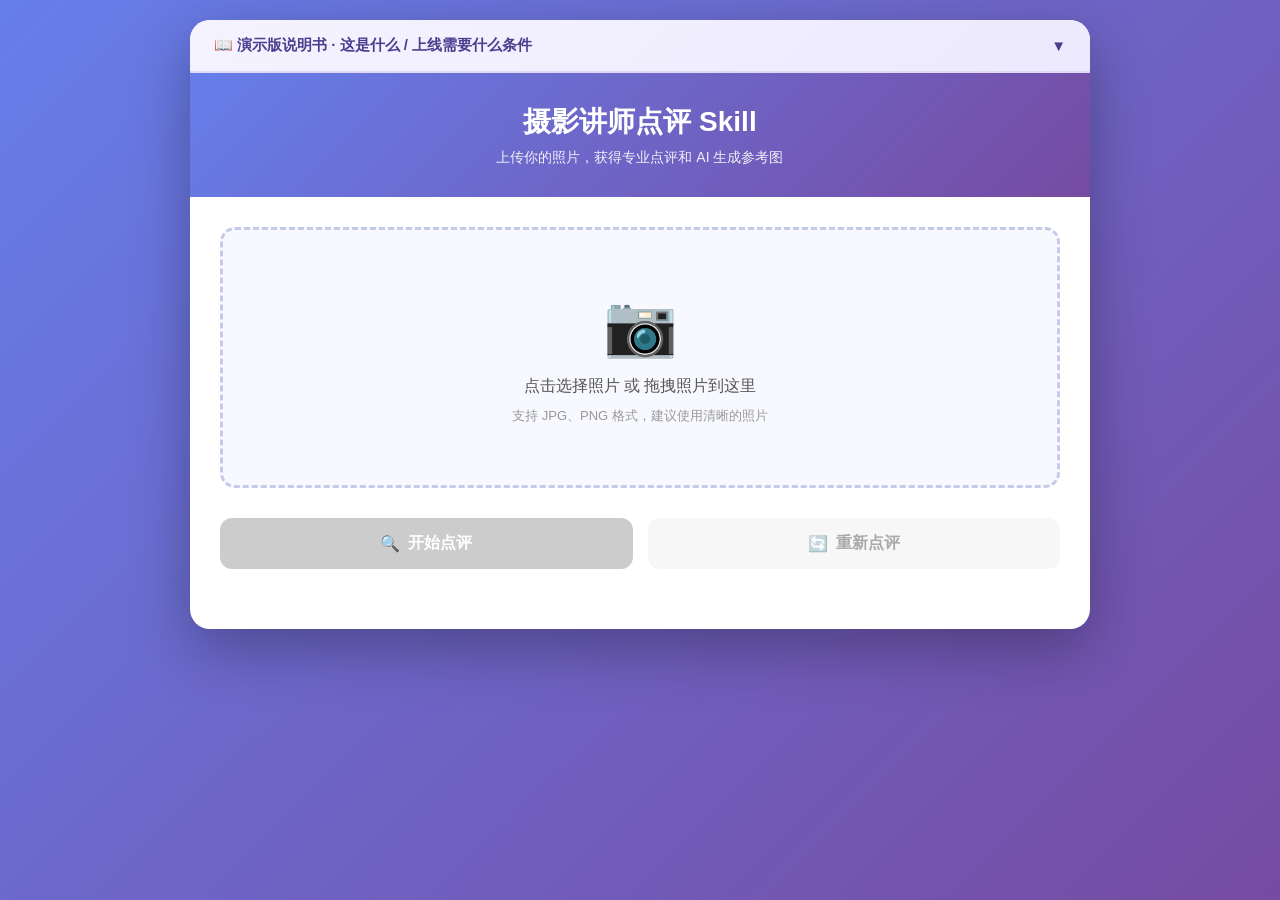
<file: assets/ai-demo/critic.html>
<!DOCTYPE html>
<html lang="zh-CN">
<head>
<meta charset="UTF-8">
<meta name="viewport" content="width=device-width, initial-scale=1.0">
<title>摄影讲师点评 Skill - 演示版</title>
<style>
* {
  margin: 0;
  padding: 0;
  box-sizing: border-box;
}

body {
  font-family: -apple-system, BlinkMacSystemFont, 'Segoe UI', 'PingFang SC', 'Hiragino Sans GB', sans-serif;
  background: linear-gradient(135deg, #667eea 0%, #764ba2 100%);
  min-height: 100vh;
  padding: 20px;
}

.container {
  max-width: 900px;
  margin: 0 auto;
  background: white;
  border-radius: 20px;
  box-shadow: 0 20px 60px rgba(0,0,0,0.3);
  overflow: hidden;
}

.header {
  background: linear-gradient(135deg, #667eea 0%, #764ba2 100%);
  color: white;
  padding: 30px;
  text-align: center;
}

.header h1 {
  font-size: 28px;
  margin-bottom: 8px;
}

.header p {
  font-size: 14px;
  opacity: 0.9;
}

/* ===== 演示版说明书（可折叠） ===== */
.doc-banner {
  background: linear-gradient(135deg, #f5f3ff 0%, #ede9fe 100%);
  border-bottom: 2px solid #e0d8f5;
}
.doc-toggle {
  width: 100%;
  padding: 16px 24px;
  background: transparent;
  border: none;
  cursor: pointer;
  display: flex;
  align-items: center;
  justify-content: space-between;
  font-family: inherit;
  font-size: 15px;
  font-weight: 600;
  color: #4a3f8f;
  transition: background 0.3s;
}
.doc-toggle:hover { background: rgba(102, 126, 234, 0.08); }
.doc-toggle-icon { transition: transform 0.3s; display: inline-block; }
.doc-banner.open .doc-toggle-icon { transform: rotate(180deg); }
.doc-content {
  max-height: 0;
  overflow: hidden;
  transition: max-height 0.4s ease;
}
.doc-banner.open .doc-content {
  max-height: 1200px;
}
.doc-inner {
  padding: 0 24px 20px;
  font-size: 14px;
  line-height: 1.7;
  color: #444;
}
.doc-inner h3 {
  font-size: 14px;
  color: #5b4db8;
  margin: 14px 0 6px;
  display: flex;
  align-items: center;
  gap: 6px;
}
.doc-inner ul { padding-left: 20px; margin: 6px 0; }
.doc-inner li { margin-bottom: 5px; }
.doc-inner .doc-note {
  background: #fff3e0;
  border-left: 4px solid #ff9800;
  padding: 10px 14px;
  border-radius: 8px;
  margin-top: 12px;
  font-size: 13px;
  color: #6d4c00;
}
.doc-inner strong { color: #4527a0; }

.main {
  padding: 30px;
}

/* 上传区域 */
.upload-section {
  margin-bottom: 30px;
}

.upload-area {
  border: 3px dashed #c5cae9;
  border-radius: 15px;
  padding: 60px 30px;
  text-align: center;
  cursor: pointer;
  transition: all 0.3s ease;
  background: #f8f9ff;
  position: relative;
  overflow: hidden;
}

.upload-area:hover {
  border-color: #667eea;
  background: #e8eaff;
}

.upload-area.dragging {
  border-color: #764ba2;
  background: #ede7f6;
  transform: scale(1.02);
}

.upload-icon {
  font-size: 60px;
  margin-bottom: 15px;
}

.upload-text {
  font-size: 16px;
  color: #555;
  margin-bottom: 10px;
}

.upload-hint {
  font-size: 13px;
  color: #999;
}

.file-input {
  display: none;
}

/* 预览区域 */
.preview-section {
  display: none;
  margin-bottom: 30px;
}

.preview-section.show {
  display: block;
  animation: fadeIn 0.5s ease;
}

.preview-image {
  width: 100%;
  max-height: 400px;
  object-fit: contain;
  border-radius: 15px;
  box-shadow: 0 10px 30px rgba(0,0,0,0.15);
}

/* 按钮区域 */
.button-section {
  display: flex;
  gap: 15px;
  margin-bottom: 30px;
}

.btn {
  flex: 1;
  padding: 15px 30px;
  border: none;
  border-radius: 12px;
  font-size: 16px;
  font-weight: 600;
  cursor: pointer;
  transition: all 0.3s ease;
  display: flex;
  align-items: center;
  justify-content: center;
  gap: 8px;
}

.btn-primary {
  background: linear-gradient(135deg, #667eea 0%, #764ba2 100%);
  color: white;
}

.btn-primary:hover {
  transform: translateY(-2px);
  box-shadow: 0 10px 25px rgba(102, 126, 234, 0.4);
}

.btn-primary:disabled {
  background: #ccc;
  cursor: not-allowed;
  transform: none;
}

.btn-secondary {
  background: #f0f0f0;
  color: #555;
}

.btn-secondary:hover {
  background: #e0e0e0;
  transform: translateY(-2px);
}

.btn-secondary:disabled {
  cursor: not-allowed;
  opacity: 0.5;
}

/* 加载动画 */
.loading {
  display: none;
  text-align: center;
  padding: 40px;
}

.loading.show {
  display: block;
}

.loading-spinner {
  width: 50px;
  height: 50px;
  border: 4px solid #c5cae9;
  border-top-color: #667eea;
  border-radius: 50%;
  animation: spin 1s linear infinite;
  margin: 0 auto 20px;
}

.loading-text {
  color: #666;
  font-size: 15px;
}

@keyframes spin {
  to { transform: rotate(360deg); }
}

/* 点评结果 */
.result-section {
  display: none;
}

.result-section.show {
  display: block;
  animation: fadeIn 0.5s ease;
}

.result-header {
  background: linear-gradient(135deg, #667eea 0%, #764ba2 100%);
  color: white;
  padding: 20px;
  border-radius: 15px 15px 0 0;
  display: flex;
  align-items: center;
  justify-content: space-between;
}

.result-title {
  font-size: 18px;
  font-weight: 600;
}

.result-perspective {
  background: rgba(255,255,255,0.2);
  padding: 5px 12px;
  border-radius: 20px;
  font-size: 13px;
}

.result-body {
  background: #f8f9ff;
  padding: 25px;
  border-radius: 0 0 15px 15px;
}

.section {
  margin-bottom: 25px;
}

.section:last-child {
  margin-bottom: 0;
}

.section-title {
  font-size: 16px;
  font-weight: 600;
  margin-bottom: 12px;
  display: flex;
  align-items: center;
  gap: 8px;
}

.highlight-section .section-title { color: #2e7d32; }
.problem-section .section-title { color: #c62828; }
.suggestion-section .section-title { color: #1565c0; }
.score-section .section-title { color: #4527a0; }
.perspective-section .section-title { color: #6a1b9a; }

.highlight-list, .problem-list, .suggestion-list {
  list-style: none;
}

.highlight-list li, .problem-list li, .suggestion-list li {
  padding: 12px 15px;
  margin-bottom: 8px;
  border-radius: 10px;
  line-height: 1.6;
}

.highlight-list li {
  background: #e8f5e9;
  border-left: 4px solid #66bb6a;
}

.problem-list li {
  background: #ffebee;
  border-left: 4px solid #ef5350;
}

.suggestion-list li {
  background: #e3f2fd;
  border-left: 4px solid #42a5f5;
}

/* 评分表 */
.score-table {
  width: 100%;
  border-collapse: collapse;
  background: white;
  border-radius: 10px;
  overflow: hidden;
  box-shadow: 0 4px 15px rgba(0,0,0,0.08);
}

.score-table th, .score-table td {
  padding: 12px 15px;
  text-align: left;
  border-bottom: 1px solid #eee;
}

.score-table th {
  background: #ede7f6;
  font-weight: 600;
  font-size: 14px;
}

.score-table td {
  font-size: 14px;
}

.score-bar {
  height: 6px;
  background: #e0e0e0;
  border-radius: 3px;
  overflow: hidden;
  margin-top: 5px;
}

.score-bar-fill {
  height: 100%;
  border-radius: 3px;
  transition: width 0.5s ease;
}

.score-high { background: linear-gradient(90deg, #66bb6a, #43a047); }
.score-mid { background: linear-gradient(90deg, #ffb74d, #fb8c00); }
.score-low { background: linear-gradient(90deg, #ef5350, #e53935); }

.total-score {
  font-size: 24px;
  font-weight: 700;
  color: #667eea;
}

/* 摄影老师总结 */
.teacher-summary {
  background: linear-gradient(135deg, #fff8e1 0%, #fff3e0 100%);
  border-left: 4px solid #ff9800;
  border-radius: 10px;
  padding: 20px;
  line-height: 1.8;
  font-size: 15px;
  color: #333;
}

.teacher-summary .teacher-name {
  font-weight: 700;
  color: #e65100;
}

.teacher-summary .encouragement {
  display: block;
  margin-top: 12px;
  padding-top: 12px;
  border-top: 1px dashed #ffcc80;
  color: #555;
  font-size: 14px;
}

/* ===== AI 生成参考图 独立板块 ===== */
.ai-gen-section {
  margin-top: 30px;
  background: linear-gradient(135deg, #e8eaf6 0%, #ede7f6 100%);
  border-radius: 15px;
  padding: 25px;
}

.ai-gen-header {
  display: flex;
  align-items: center;
  justify-content: space-between;
  margin-bottom: 15px;
  flex-wrap: wrap;
  gap: 10px;
}

.ai-gen-title {
  font-size: 18px;
  font-weight: 700;
  color: #4527a0;
}

.ai-gen-buttons {
  display: flex;
  gap: 10px;
}

.btn-gen {
  padding: 10px 20px;
  border: none;
  border-radius: 10px;
  font-size: 14px;
  font-weight: 600;
  cursor: pointer;
  transition: all 0.3s ease;
  display: flex;
  align-items: center;
  gap: 6px;
}

.btn-gen-primary {
  background: linear-gradient(135deg, #667eea 0%, #764ba2 100%);
  color: white;
}

.btn-gen-primary:hover {
  transform: translateY(-2px);
  box-shadow: 0 6px 20px rgba(102, 126, 234, 0.4);
}

.btn-gen-primary:disabled {
  background: #ccc;
  cursor: not-allowed;
  transform: none;
}

.btn-gen-secondary {
  background: white;
  color: #667eea;
  border: 2px solid #667eea;
}

.btn-gen-secondary:hover {
  background: #667eea;
  color: white;
  transform: translateY(-2px);
}

.btn-gen-secondary:disabled {
  opacity: 0.5;
  cursor: not-allowed;
  transform: none;
}

.ai-gen-subtitle {
  font-size: 13px;
  color: #7e57c2;
  margin-bottom: 20px;
}

/* 参考图展示卡片 */
.ai-gen-card {
  background: white;
  border-radius: 15px;
  overflow: hidden;
  box-shadow: 0 8px 30px rgba(0,0,0,0.12);
}

.ai-gen-image-wrapper {
  position: relative;
  width: 100%;
  min-height: 300px;
  background: #f5f5f5;
  display: flex;
  align-items: center;
  justify-content: center;
}

.ai-gen-image-wrapper img {
  width: 100%;
  max-height: 500px;
  object-fit: contain;
  display: block;
}

.ai-gen-badge {
  position: absolute;
  top: 15px;
  right: 15px;
  background: rgba(102, 126, 234, 0.9);
  color: white;
  padding: 6px 14px;
  border-radius: 20px;
  font-size: 12px;
  font-weight: 600;
  backdrop-filter: blur(10px);
}

.ai-gen-placeholder {
  text-align: center;
  padding: 60px 30px;
  color: #999;
}

.ai-gen-placeholder .placeholder-icon {
  font-size: 50px;
  margin-bottom: 15px;
}

.ai-gen-placeholder .placeholder-text {
  font-size: 15px;
}

/* 拍摄指导 */
.ai-gen-guide {
  padding: 20px;
  border-top: 1px solid #f0f0f0;
}

.ai-gen-guide-title {
  font-size: 15px;
  font-weight: 700;
  color: #4527a0;
  margin-bottom: 12px;
  display: flex;
  align-items: center;
  gap: 8px;
}

.ai-gen-guide-list {
  list-style: none;
}

.ai-gen-guide-list li {
  padding: 10px 15px;
  margin-bottom: 8px;
  background: #f8f9ff;
  border-radius: 10px;
  font-size: 14px;
  line-height: 1.6;
  color: #333;
  border-left: 3px solid #667eea;
}

.ai-gen-guide-list li strong {
  color: #4527a0;
}

/* 加载状态 */
.ai-gen-loading {
  text-align: center;
  padding: 60px 30px;
}

.ai-gen-loading .loading-spinner {
  width: 40px;
  height: 40px;
  border-width: 3px;
  margin: 0 auto 15px;
}

/* ===== 推课话术板块 ===== */
.sales-section {
  margin-top: 30px;
  background: linear-gradient(135deg, #fff8e1 0%, #fff3e0 100%);
  border-radius: 15px;
  padding: 25px;
}

.sales-header {
  display: flex;
  align-items: center;
  justify-content: space-between;
  margin-bottom: 15px;
  flex-wrap: wrap;
  gap: 10px;
}

.sales-title {
  font-size: 18px;
  font-weight: 700;
  color: #e65100;
}

.sales-subtitle {
  font-size: 13px;
  color: #bf360c;
  margin-bottom: 20px;
}

.sales-input-group {
  margin-bottom: 20px;
}

.sales-input-label {
  font-size: 14px;
  font-weight: 600;
  color: #555;
  margin-bottom: 8px;
  display: block;
}

.sales-textarea {
  width: 100%;
  min-height: 100px;
  padding: 15px;
  border: 2px solid #ffe0b2;
  border-radius: 12px;
  font-size: 14px;
  font-family: inherit;
  line-height: 1.6;
  color: #333;
  background: white;
  resize: vertical;
  transition: border-color 0.3s ease;
}

.sales-textarea:focus {
  outline: none;
  border-color: #ff9800;
  box-shadow: 0 0 0 3px rgba(255, 152, 0, 0.15);
}

.sales-textarea::placeholder {
  color: #bbb;
}

.sales-btn-wrapper {
  display: flex;
  justify-content: center;
  margin-bottom: 20px;
}

.btn-sales {
  padding: 14px 40px;
  border: none;
  border-radius: 12px;
  font-size: 16px;
  font-weight: 700;
  cursor: pointer;
  transition: all 0.3s ease;
  display: flex;
  align-items: center;
  gap: 8px;
  background: linear-gradient(135deg, #ff9800 0%, #f57c00 100%);
  color: white;
}

.btn-sales:hover {
  transform: translateY(-2px);
  box-shadow: 0 8px 25px rgba(255, 152, 0, 0.4);
}

.btn-sales:disabled {
  background: #ccc;
  cursor: not-allowed;
  transform: none;
  box-shadow: none;
}

.sales-output-group {
  display: none;
}

.sales-output-group.show {
  display: block;
  animation: fadeIn 0.5s ease;
}

.sales-output-label {
  font-size: 14px;
  font-weight: 600;
  color: #e65100;
  margin-bottom: 8px;
  display: flex;
  align-items: center;
  gap: 8px;
}

.sales-output-textarea {
  width: 100%;
  min-height: 180px;
  padding: 15px;
  border: 2px solid #ffe0b2;
  border-radius: 12px;
  font-size: 14px;
  font-family: inherit;
  line-height: 1.8;
  color: #333;
  background: white;
  resize: vertical;
}

.sales-output-textarea:focus {
  outline: none;
  border-color: #ff9800;
  box-shadow: 0 0 0 3px rgba(255, 152, 0, 0.15);
}

.sales-copy-btn {
  margin-top: 10px;
  padding: 8px 20px;
  border: 2px solid #ff9800;
  border-radius: 8px;
  background: white;
  color: #ff9800;
  font-size: 13px;
  font-weight: 600;
  cursor: pointer;
  transition: all 0.3s ease;
}

.sales-copy-btn:hover {
  background: #ff9800;
  color: white;
}

.sales-copy-btn.copied {
  background: #4caf50;
  border-color: #4caf50;
  color: white;
}

/* 动画 */
@keyframes fadeIn {
  from {
    opacity: 0;
    transform: translateY(20px);
  }
  to {
    opacity: 1;
    transform: translateY(0);
  }
}

/* 响应式 */
@media (max-width: 600px) {
  .container { border-radius: 15px; }
  .header { padding: 20px; }
  .header h1 { font-size: 22px; }
  .main { padding: 20px; }
  .button-section { flex-direction: column; }
  .upload-area { padding: 40px 20px; }
  .score-table th, .score-table td { padding: 8px 10px; font-size: 13px; }
  .ai-gen-header { flex-direction: column; align-items: flex-start; }
  .ai-gen-buttons { width: 100%; }
  .btn-gen { flex: 1; justify-content: center; }
}
</style>
</head>
<body>

<div class="container">
  <!-- ===== 演示版说明书（可折叠） ===== -->
  <div class="doc-banner" id="docBanner">
    <button class="doc-toggle" id="docToggle" aria-expanded="false">
      <span>📖 演示版说明书 · 这是什么 / 上线需要什么条件</span>
      <span class="doc-toggle-icon">▼</span>
    </button>
    <div class="doc-content">
      <div class="doc-inner">
        <h3>🛠️ 这是什么？能演示什么？</h3>
        <ul>
          <li>这是一个「摄影讲师点评」技能的<strong>演示版</strong>，可完整体验 4 个环节：<strong>上传照片 → 摄影讲师点评 → AI 参考图 → 生成推课话术</strong>。</li>
          <li>点评覆盖 6 大维度（构图 / 光线 / 色彩 / 技术 / 创意 / 后期），支持 5 种点评视角（综合 / 构图 / 光线 / 色彩 / 技术）。</li>
          <li>⚠️ 当前页面为<strong>模拟演示</strong>：点评内容与推课话术由内置示例数据生成，AI 参考图仅展示文字方案，<strong>未接入真实 AI</strong>。</li>
        </ul>
        <h3>🚀 正式上线需要什么条件？</h3>
        <ul>
          <li><strong>点评 / 推课话术功能</strong>：接入一个大模型 API（如豆包、DeepSeek、文心一言、通义千问等），把「照片信息 + 点评规则」发给模型，由模型生成点评与话术。</li>
          <li><strong>AI 生成参考图</strong>：另接入一个<strong>图片生成 API</strong>（如即梦、DALL·E、Stable Diffusion、通义万相等），根据照片生成改进版参考图。</li>
          <li><strong>后端服务</strong>：需要一个简单后端（或 Serverless 函数）来安全保管 API 密钥、接收图片上传、转发请求，避免密钥泄露到前端。</li>
          <li><strong>费用预算</strong>：大模型按 token 计费、图片生成按张计费，上线前需评估用量与成本。</li>
          <li><strong>域名与合规</strong>：正式对外运营建议绑定自己的域名，并注意学员照片的隐私与版权合规。</li>
        </ul>
        <h3>🗺️ 建议上线流程</h3>
        <ul>
          <li>第一步：确认接哪家大模型 + 哪家图片生成服务（可先申请免费额度测试）。</li>
          <li>第二步：开发后端代理层，把点评规则、提示词固化到服务端。</li>
          <li>第三步：前端把「模拟数据」替换为「真实 API 调用」，联调测试。</li>
          <li>第四步：小范围内测 → 观察效果 → 正式发布。</li>
        </ul>
        <div class="doc-note">💡 提示：演示版适合给领导 / 客户看效果；要真上线，核心工作就是「接入 API + 写后端」，可以随时继续做。</div>
      </div>
    </div>
  </div>

  <div class="header">
    <h1> 摄影讲师点评 Skill</h1>
    <p>上传你的照片，获得专业点评和 AI 生成参考图</p>
  </div>

  <div class="main">
    <!-- 上传区域 -->
    <div class="upload-section">
      <div class="upload-area" id="uploadArea">
        <div class="upload-icon">📷</div>
        <div class="upload-text">点击选择照片 或 拖拽照片到这里</div>
        <div class="upload-hint">支持 JPG、PNG 格式，建议使用清晰的照片</div>
        <input type="file" class="file-input" id="fileInput" accept="image/*">
      </div>
    </div>

    <!-- 预览区域 -->
    <div class="preview-section" id="previewSection">
      <img class="preview-image" id="previewImage" alt="预览">
    </div>

    <!-- 点评按钮区域 -->
    <div class="button-section">
      <button class="btn btn-primary" id="analyzeBtn" disabled>
        <span>🔍</span>
        <span>开始点评</span>
      </button>
      <button class="btn btn-secondary" id="reanalyzeBtn" disabled>
        <span>🔄</span>
        <span>重新点评</span>
      </button>
    </div>

    <!-- 加载动画 -->
    <div class="loading" id="loading">
      <div class="loading-spinner"></div>
      <div class="loading-text" id="loadingText">摄影讲师正在点评中...</div>
    </div>

    <!-- 点评结果 -->
    <div class="result-section" id="resultSection">
      <div class="result-header">
        <span class="result-title">📝 摄影讲师点评报告</span>
        <span class="result-perspective" id="perspectiveTag">综合视角</span>
      </div>
      
      <div class="result-body">
        <!-- 亮点 -->
        <div class="section highlight-section">
          <div class="section-title">✨ 作品亮点</div>
          <ul class="highlight-list" id="highlightList"></ul>
        </div>

        <!-- 评分 -->
        <div class="section score-section">
          <div class="section-title">📊 详细评分</div>
          <table class="score-table">
            <thead>
              <tr>
                <th>维度</th>
                <th>分数</th>
                <th>简评</th>
              </tr>
            </thead>
            <tbody id="scoreBody"></tbody>
          </table>
          <div style="text-align: right; margin-top: 10px;">
            <span style="color: #666;">总分：</span>
            <span class="total-score" id="totalScore">0/60</span>
          </div>
        </div>

        <!-- 问题 -->
        <div class="section problem-section">
          <div class="section-title">❌ 主要问题</div>
          <ul class="problem-list" id="problemList"></ul>
        </div>

        <!-- 建议 -->
        <div class="section suggestion-section">
          <div class="section-title">💡 改进建议</div>
          <ul class="suggestion-list" id="suggestionList"></ul>
        </div>

        <!-- 视角点评 -->
        <div class="section perspective-section">
          <div class="section-title"> 本次点评视角</div>
          <div id="perspectiveContent"></div>
        </div>

        <!-- 摄影老师总结 -->
        <div class="section teacher-summary-section">
          <div class="section-title">💬 摄影老师总结</div>
          <div class="teacher-summary" id="teacherSummary"></div>
        </div>
      </div>
    </div>

    <!-- ===== AI 生成参考图 独立板块 ===== -->
    <div class="ai-gen-section" id="aiGenSection" style="display: none;">
      <div class="ai-gen-header">
        <div class="ai-gen-title">📸 AI 生成参考图</div>
        <div class="ai-gen-buttons">
          <button class="btn-gen btn-gen-primary" id="genImageBtn">
            <span>🎨</span>
            <span id="genBtnText">生成参考图</span>
          </button>
          <button class="btn-gen btn-gen-secondary" id="regenImageBtn" disabled>
            <span>🔄</span>
            <span>重新生成</span>
          </button>
        </div>
      </div>
      <div class="ai-gen-subtitle" id="aiGenSubtitle">AI 根据你的照片生成一张改进版参考图，告诉你该怎么拍</div>

      <div class="ai-gen-card">
        <!-- 默认占位 -->
        <div class="ai-gen-image-wrapper" id="aiImageWrapper">
          <div class="ai-gen-placeholder">
            <div class="placeholder-icon">🤖</div>
            <div class="placeholder-text">点击「生成参考图」，AI 将根据你的照片生成一张改进版参考图<br><span style="font-size:13px;color:#999;margin-top:8px;display:inline-block;">（演示版：实际使用需接入 AI 图片生成 API）</span></div>
          </div>
        </div>

        <!-- 拍摄指导 -->
        <div class="ai-gen-guide" id="aiGenGuide" style="display: none;">
          <div class="ai-gen-guide-title">📋 拍摄指导建议</div>
          <ul class="ai-gen-guide-list" id="aiGenGuideList"></ul>
        </div>
      </div>
    </div>

    <!-- ===== 推课话术板块 ===== -->
    <div class="sales-section" id="salesSection" style="display: none;">
      <div class="sales-header">
        <div class="sales-title"> 加入推课话术</div>
      </div>
      <div class="sales-subtitle">输入你的身份和推课内容，AI 将结合前面的摄影点评，生成一段自然的推课话术</div>

      <!-- 输入框 -->
      <div class="sales-input-group">
        <label class="sales-input-label" for="salesInput"> 你的身份和推课内容（前置条件）</label>
        <textarea class="sales-textarea" id="salesInput" placeholder="例如：我是售前课程顾问，接下来是为了推第一节新课《M档的使用》。前面的点评中提到了构图和曝光的问题，我想在话术中自然引导学员来听课。"></textarea>
      </div>

      <!-- 生成按钮 -->
      <div class="sales-btn-wrapper">
        <button class="btn-sales" id="genSalesBtn">
          <span></span>
          <span id="salesBtnText">生成新的话术</span>
        </button>
      </div>

      <!-- 输出框 -->
      <div class="sales-output-group" id="salesOutputGroup">
        <div class="sales-output-label"> 生成的推课话术</div>
        <textarea class="sales-output-textarea" id="salesOutput" readonly></textarea>
        <button class="sales-copy-btn" id="copySalesBtn"> 复制话术</button>
      </div>
    </div>

  </div>
</div>

<script>
// 说明书折叠
const docToggle = document.getElementById('docToggle');
const docBanner = document.getElementById('docBanner');
docToggle.addEventListener('click', () => {
  const open = docBanner.classList.toggle('open');
  docToggle.setAttribute('aria-expanded', open);
});

// 点评数据配置 - 多视角点评
const reviewData = {
  comprehensive: {
    name: '综合视角',
    highlights: [
      '引导线构图运用到位，林荫大道形成强烈视觉引导',
      '自然光运用出色，树影斑驳增加了画面氛围',
      '背影构图有创意，给观者留下想象空间'
    ],
    scores: [
      { dim: '🎨 构图', score: 8, comment: '引导线构图，位置合理' },
      { dim: '💡 光线', score: 8, comment: '自然光优秀，树影是亮点' },
      { dim: '🌈 色彩', score: 7, comment: '三色和谐，整体偏淡' },
      { dim: '⚙️ 技术', score: 7, comment: '主体清晰，天空过曝' },
      { dim: '✨ 创意', score: 8, comment: '背影构图有故事感' },
      { dim: ' 后期', score: 7, comment: '整体自然，通透度可提升' }
    ],
    problems: [
      { title: '天空过曝，云层细节丢失', desc: '上方天空几乎纯白，云层层次消失' },
      { title: '新娘主体偏小', desc: '新娘占比偏小，视觉重心不够集中' },
      { title: '色彩通透度不够', desc: '绿色草坪略显灰暗，白色婚纱不够"仙"' }
    ],
    suggestions: [
      { title: '压暗高光保留天空细节', desc: '后期拉低高光至-50，或拍摄时用HDR模式' },
      { title: '裁切强化主体', desc: '用裁切工具让新娘位于下方三分之一交叉点' },
      { title: '微调色彩增加通透度', desc: '色温+10，绿色饱和度+15，白色色阶+10' }
    ],
    perspectiveText: '本次点评从综合视角出发，全面分析了构图、光线、色彩、技术、创意、后期六大维度的表现。整体基础扎实，但在曝光控制和后期处理上还有提升空间。',
    teacherSummary: {
      text: '这张作品的基础不错，引导线构图和光线运用都有想法。主要问题是天空细节丢失和主体不够突出。建议你后期重点学习曝光控制和裁切构图，这两项提升后作品会有质的飞跃。',
      encouragement: '同学，你的构图意识和光线感知都不错，继续保持练习，期待你下次作业！'
    }
  },
  composition: {
    name: '构图视角',
    highlights: [
      '引导线构图运用非常出色，林荫大道形成自然的视觉通道',
      '新娘位置位于画面下方，符合三分法构图原则',
      '前景草坪增加了画面的纵深空间感'
    ],
    scores: [
      { dim: '🎨 构图', score: 9, comment: '引导线+三分法，构图专业' },
      { dim: '💡 光线', score: 8, comment: '光线配合构图，效果加分' },
      { dim: ' 色彩', score: 7, comment: '色彩和谐但偏淡' },
      { dim: '⚙️ 技术', score: 7, comment: '构图准确，曝光需改进' },
      { dim: '✨ 创意', score: 8, comment: '背影构图有想法' },
      { dim: '🎭 后期', score: 7, comment: '构图裁切可优化' }
    ],
    problems: [
      { title: '左侧大树过于抢眼', desc: '左侧巨大的树冠分散了对新娘的注意力' },
      { title: '构图重心略偏', desc: '画面左侧略重，右侧白色建筑太轻' },
      { title: '地平线位置不够理想', desc: '远处地平线刚好在画面中线，略显死板' }
    ],
    suggestions: [
      { title: '裁掉左侧大树', desc: '适当裁切左侧，让画面中心更聚焦新娘' },
      { title: '平衡画面重心', desc: '右侧可保留更多建筑，平衡左侧树木重量' },
      { title: '调整地平线位置', desc: '后期裁切时把地平线移到上1/3或下1/3处' }
    ],
    perspectiveText: '本次聚焦构图分析。这张照片的引导线构图是最大亮点，但在画面平衡、主体聚焦方面还有优化空间。建议重点练习三分法构图和画面平衡技巧。',
    teacherSummary: {
      text: '构图是你的强项，引导线运用得很专业。但画面平衡还需要加强，左侧大树太抢眼，右侧太轻。建议多练习画面重心平衡，学会用裁切工具调整构图。',
      encouragement: '同学，构图意识很好，继续保持！多研究优秀作品的构图方式，你会越来越有感觉。'
    }
  },
  lighting: {
    name: '光线视角',
    highlights: [
      '自然光透过树叶形成的斑驳光影是这张照片的最大亮点',
      '新娘身上的光线柔和均匀，没有生硬的阴影',
      '光线强度适中，整体氛围温馨自然'
    ],
    scores: [
      { dim: '🎨 构图', score: 8, comment: '构图良好' },
      { dim: '💡 光线', score: 9, comment: '自然光运用出色' },
      { dim: ' 色彩', score: 7, comment: '色彩受光线影响偏淡' },
      { dim: '⚙️ 技术', score: 7, comment: '曝光控制需改进' },
      { dim: '✨ 创意', score: 8, comment: '光影创意很棒' },
      { dim: '🎭 后期', score: 7, comment: '光线处理可优化' }
    ],
    problems: [
      { title: '天空光线过曝', desc: '天空部分光线过强，导致细节丢失' },
      { title: '光线方向不够明确', desc: '缺乏明确的主光源方向，立体感稍弱' },
      { title: '地面阴影过深', desc: '树荫下地面偏暗，与天空反差过大' }
    ],
    suggestions: [
      { title: '使用点测光或HDR', desc: '拍摄时用点测光对准新娘，或开启HDR保留天空' },
      { title: '增强光影立体感', desc: '寻找有明确光影方向的位置拍摄' },
      { title: '补光平衡反差', desc: '用反光板或后期提亮阴影部分' }
    ],
    perspectiveText: '本次聚焦光线分析。自然光运用是这张照片的优势，但曝光控制有改进空间。建议学习测光模式选择和HDR技术，让光线表现更专业。',
    teacherSummary: {
      text: '自然光运用是你这张照片的最大优势，树影斑驳的效果非常棒。但天空过曝说明你在曝光控制上还需要学习。建议系统学习测光模式和HDR技术，这是从入门到专业的关键一步。',
      encouragement: '同学，你对光线的感知力很好，这是摄影的核心天赋！把曝光控制补上，你的作品会提升一个档次。'
    }
  },
  color: {
    name: '色彩视角',
    highlights: [
      '白色婚纱、绿色草坪、蓝色天空的三色搭配干净和谐',
      '整体色彩感觉清新自然，符合婚礼主题',
      '低饱和度的色调给人高级感'
    ],
    scores: [
      { dim: '🎨 构图', score: 8, comment: '构图良好' },
      { dim: '💡 光线', score: 8, comment: '光线配合色彩' },
      { dim: '🌈 色彩', score: 7, comment: '色彩和谐但偏淡' },
      { dim: '⚙️ 技术', score: 7, comment: '色彩还原需改进' },
      { dim: '✨ 创意', score: 8, comment: '色彩氛围到位' },
      { dim: ' 后期', score: 7, comment: '色彩调整空间大' }
    ],
    problems: [
      { title: '白色婚纱不够"仙"', desc: '婚纱略显灰白，缺少通透感和光泽' },
      { title: '绿色草坪偏暗', desc: '草坪颜色灰暗，不够鲜亮' },
      { title: '色彩饱和度略低', desc: '整体偏淡，可适当增加饱和度' }
    ],
    suggestions: [
      { title: '提亮白色婚纱', desc: '后期提高白色色阶+15，增加婚纱通透感' },
      { title: '增强草坪绿色', desc: 'HSL工具单独调整绿色，饱和度+15，明亮度+10' },
      { title: '整体色彩微调', desc: '色温+5偏暖，自然饱和度+10增加表现力' }
    ],
    perspectiveText: '本次聚焦色彩分析。色彩基础不错，但层次感和通透度有待提升。建议重点学习HSL工具的使用，掌握分区调整色彩的能力。',
    teacherSummary: {
      text: '色彩搭配是这张照片的加分项，白/绿/蓝三色组合干净和谐。但整体色彩偏淡，通透度不够，婚纱不够"仙"。建议重点学习HSL工具，掌握分区调色的能力，这是后期进阶的关键。',
      encouragement: '同学，你的色彩感觉不错，继续保持！学会HSL工具后，你的作品色彩会更有层次和表现力。'
    }
  },
  technical: {
    name: '技术视角',
    highlights: [
      '对焦准确，新娘主体清晰',
      '快门速度合适，没有明显手抖',
      '整体曝光在可接受范围内'
    ],
    scores: [
      { dim: ' 构图', score: 8, comment: '构图良好' },
      { dim: ' 光线', score: 8, comment: '曝光略过曝' },
      { dim: '🌈 色彩', score: 7, comment: '色彩还原可优化' },
      { dim: '⚙️ 技术', score: 7, comment: '技术基本合格' },
      { dim: '✨ 创意', score: 8, comment: '创意到位' },
      { dim: '🎭 后期', score: 7, comment: '后期空间大' }
    ],
    problems: [
      { title: '天空过曝，动态范围不足', desc: '相机无法同时记录天空和地面的细节' },
      { title: 'ISO可能偏高', desc: '如果是阴天拍摄，可能用了较高ISO导致噪点' },
      { title: '光圈选择可优化', desc: '如果用了大光圈，景深可能不足' }
    ],
    suggestions: [
      { title: '使用HDR或包围曝光', desc: '开启相机HDR模式，或用包围曝光后期合成' },
      { title: '控制ISO在100-400', desc: '尽量使用低ISO保证画质，用三脚架稳定' },
      { title: '使用f/8-f/11光圈', desc: '风光人像组合拍摄，用中等光圈保证景深' }
    ],
    perspectiveText: '本次聚焦技术分析。基础技术操作合格，但在曝光控制和画质保障上有提升空间。建议系统学习曝光三要素和相机模式选择。',
    teacherSummary: {
      text: '基础技术操作合格，对焦和快门都没问题。但天空过曝说明你对曝光三要素的理解还不够深入。建议系统学习光圈、快门、ISO的关系，以及不同测光模式的使用场景，这是从"会拍"到"拍好"的关键。',
      encouragement: '同学，技术基础是有的，继续加油！把曝光理论吃透，你的作品质量会有质的飞跃。'
    }
  }
};

// AI 参考图数据 - 3张预生成的参考图
const aiRefImages = [
  {
    src: 'ai_ref_1.jpg',
    title: '参考方案一：黄金时刻 + 对称构图',
    guide: [
      { label: '拍摄时间', text: '选择日落前1小时的黄金时刻，光线更柔和温暖，天空色彩更丰富' },
      { label: '构图方式', text: '采用对称式构图，新娘居中站在路径中央，两侧树木形成天然画框' },
      { label: '曝光控制', text: '使用点测光对准新娘，光圈 f/5.6，快门 1/200s，ISO 100，保留天空云层细节' },
      { label: '后期方向', text: '暖色调调色，压暗天空高光，提亮婚纱，增强整体通透感' }
    ]
  },
  {
    src: 'ai_ref_2.jpg',
    title: '参考方案二：低角度 + 光影氛围',
    guide: [
      { label: '拍摄角度', text: '采用低角度仰拍，让树木形成天然框架，天空占比更大，画面更有气势' },
      { label: '光线运用', text: '利用树叶间隙的逆光/侧逆光，制造光斑效果，增加梦幻氛围感' },
      { label: '曝光控制', text: '使用评价测光，光圈 f/4，快门 1/250s，ISO 200，注意控制高光不过曝' },
      { label: '后期方向', text: '增强光斑效果，提亮主体，压暗四周形成暗角，突出中心人物' }
    ]
  },
  {
    src: 'ai_ref_3.jpg',
    title: '参考方案三：广角纵深 + 戏剧天空',
    guide: [
      { label: '镜头选择', text: '使用广角镜头（24mm），增强路径的纵深感和透视效果' },
      { label: '构图方式', text: '新娘位于画面下1/3处，路径形成强烈引导线，天空占画面2/3展现云层层次' },
      { label: '曝光控制', text: '使用HDR模式或包围曝光，光圈 f/8，快门 1/160s，ISO 100，同时保留天空和地面细节' },
      { label: '后期方向', text: '增强天空蓝色饱和度，提亮婚纱白色，整体色调偏暖，增加画面戏剧感' }
    ]
  }
];

const perspectives = ['comprehensive', 'composition', 'lighting', 'color', 'technical'];
let currentPerspectiveIndex = -1;
let isAnalyzing = false;
let isGenerating = false;
let uploadedImageSrc = null;
let currentRefIndex = -1;

// DOM 元素
const uploadArea = document.getElementById('uploadArea');
const fileInput = document.getElementById('fileInput');
const previewSection = document.getElementById('previewSection');
const previewImage = document.getElementById('previewImage');
const analyzeBtn = document.getElementById('analyzeBtn');
const reanalyzeBtn = document.getElementById('reanalyzeBtn');
const loading = document.getElementById('loading');
const loadingText = document.getElementById('loadingText');
const resultSection = document.getElementById('resultSection');
const aiGenSection = document.getElementById('aiGenSection');
const genImageBtn = document.getElementById('genImageBtn');
const regenImageBtn = document.getElementById('regenImageBtn');
const genBtnText = document.getElementById('genBtnText');

// 点击上传区域
uploadArea.addEventListener('click', () => { fileInput.click(); });

// 文件选择
fileInput.addEventListener('change', (e) => { handleFile(e.target.files[0]); });

// 拖拽事件
['dragenter', 'dragover'].forEach(event => {
  uploadArea.addEventListener(event, (e) => {
    e.preventDefault();
    uploadArea.classList.add('dragging');
  });
});

['dragleave', 'drop'].forEach(event => {
  uploadArea.addEventListener(event, (e) => {
    e.preventDefault();
    uploadArea.classList.remove('dragging');
  });
});

uploadArea.addEventListener('drop', (e) => {
  const file = e.dataTransfer.files[0];
  if (file) handleFile(file);
});

// 处理文件
function handleFile(file) {
  if (!file.type.startsWith('image/')) {
    alert('请上传图片文件');
    return;
  }
  
  const reader = new FileReader();
  reader.onload = (e) => {
    uploadedImageSrc = e.target.result;
    previewImage.src = uploadedImageSrc;
    previewSection.classList.add('show');
    analyzeBtn.disabled = false;
    reanalyzeBtn.disabled = true;
    resultSection.classList.remove('show');
    aiGenSection.style.display = 'none';
    salesSection.style.display = 'none';
    currentPerspectiveIndex = -1;
    currentRefIndex = -1;
    resetAISection();
    salesInput.value = '';
    salesOutputGroup.classList.remove('show');
    salesOutput.value = '';
  };
  reader.readAsDataURL(file);
}

// 开始点评
analyzeBtn.addEventListener('click', () => {
  if (isAnalyzing) return;
  isAnalyzing = true;
  currentPerspectiveIndex = 0;
  showAnalysis();
});

// 重新点评
reanalyzeBtn.addEventListener('click', () => {
  if (isAnalyzing) return;
  isAnalyzing = true;
  
  let newIndex;
  do {
    newIndex = Math.floor(Math.random() * perspectives.length);
  } while (newIndex === currentPerspectiveIndex && perspectives.length > 1);
  
  currentPerspectiveIndex = newIndex;
  showAnalysis();
});

// 生成参考图
genImageBtn.addEventListener('click', () => {
  if (isGenerating) return;
  isGenerating = true;
  currentRefIndex = 0;
  generateAIImage();
});

// 重新生成参考图
regenImageBtn.addEventListener('click', () => {
  if (isGenerating) return;
  isGenerating = true;
  
  let newIndex;
  do {
    newIndex = Math.floor(Math.random() * aiRefImages.length);
  } while (newIndex === currentRefIndex && aiRefImages.length > 1);
  
  currentRefIndex = newIndex;
  generateAIImage();
});

// 显示点评
function showAnalysis() {
  loading.classList.add('show');
  resultSection.classList.remove('show');
  analyzeBtn.disabled = true;
  reanalyzeBtn.disabled = true;
  
  const data = reviewData[perspectives[currentPerspectiveIndex]];
  loadingText.textContent = `正在从"${data.name}"角度分析照片...`;
  
  setTimeout(() => {
    renderResult(data);
    loading.classList.remove('show');
    resultSection.classList.add('show');
    analyzeBtn.disabled = false;
    reanalyzeBtn.disabled = false;
    isAnalyzing = false;
    
    // 显示 AI 生成参考图板块
    aiGenSection.style.display = 'block';
    // 显示推课话术板块
    salesSection.style.display = 'block';
    aiGenSection.scrollIntoView({ behavior: 'smooth', block: 'start' });
  }, 1800);
}

// 渲染结果
function renderResult(data) {
  document.getElementById('perspectiveTag').textContent = data.name + '点评';
  
  // 亮点
  document.getElementById('highlightList').innerHTML = data.highlights.map((text, i) => 
    `<li>✨ <strong>亮点${i+1}：</strong>${text}</li>`
  ).join('');
  
  // 评分
  const scoreBody = document.getElementById('scoreBody');
  let totalScore = 0;
  scoreBody.innerHTML = data.scores.map(item => {
    totalScore += item.score;
    let scoreClass = item.score >= 8 ? 'score-high' : item.score >= 6 ? 'score-mid' : 'score-low';
    return `
      <tr>
        <td>${item.dim}</td>
        <td><strong>${item.score}/10</strong></td>
        <td>${item.comment}</td>
      </tr>
      <tr>
        <td colspan="3" style="padding: 0 15px 10px 15px;">
          <div class="score-bar">
            <div class="score-bar-fill ${scoreClass}" style="width: ${item.score * 10}%"></div>
          </div>
        </td>
      </tr>
    `;
  }).join('');
  document.getElementById('totalScore').textContent = `${totalScore}/60`;
  
  // 问题
  document.getElementById('problemList').innerHTML = data.problems.map((item, i) => 
    `<li>❌ <strong>问题${i+1}：</strong>${item.title}<br><span style="color: #666; font-size: 13px;">${item.desc}</span></li>`
  ).join('');
  
  // 建议
  document.getElementById('suggestionList').innerHTML = data.suggestions.map((item, i) => 
    `<li>💡 <strong>建议${i+1}：</strong>${item.title}<br><span style="color: #666; font-size: 13px;">${item.desc}</span></li>`
  ).join('');
  
  // 视角说明
  document.getElementById('perspectiveContent').textContent = data.perspectiveText;
  
  // 老师总结
  document.getElementById('teacherSummary').innerHTML = `
    <span class="teacher-name">📝 老师点评：</span>${data.teacherSummary.text}
    <span class="encouragement"> ${data.teacherSummary.encouragement}</span>
  `;
}

// 生成 AI 参考图
function generateAIImage() {
  const wrapper = document.getElementById('aiImageWrapper');
  const guide = document.getElementById('aiGenGuide');
  const guideList = document.getElementById('aiGenGuideList');
  
  // 显示加载状态
  wrapper.innerHTML = `
    <div class="ai-gen-loading">
      <div class="loading-spinner"></div>
      <div class="loading-text">AI 正在生成改进版参考图...</div>
    </div>
  `;
  guide.style.display = 'none';
  genImageBtn.disabled = true;
  regenImageBtn.disabled = true;
  genBtnText.textContent = '生成中...';
  
  const refData = aiRefImages[currentRefIndex];
  
  // 模拟生成延迟
  setTimeout(() => {
    // 显示占位提示（需接入API才能生成真实图片）
    wrapper.innerHTML = `
      <div class="ai-gen-placeholder" style="padding:80px 30px;">
        <div class="placeholder-icon" style="font-size:60px;">️</div>
        <div class="placeholder-text" style="font-size:16px;color:#555;margin-bottom:10px;">图片生成需连接 AI 图片生成 API</div>
        <div style="font-size:13px;color:#999;line-height:1.6;max-width:400px;margin:0 auto;">
          正式部署后，此处将根据学员上传的照片，实时生成一张改进版参考图。<br>
          当前方案：<strong>${refData.title}</strong>
        </div>
      </div>
    `;
    
    // 显示拍摄指导（文字正常显示）
    guideList.innerHTML = refData.guide.map(item => 
      `<li><strong>${item.label}：</strong>${item.text}</li>`
    ).join('');
    guide.style.display = 'block';
    
    // 更新标题
    document.getElementById('aiGenSubtitle').textContent = refData.title + '（图片生成需连接API）';
    
    // 恢复按钮
    genImageBtn.disabled = false;
    regenImageBtn.disabled = false;
    genBtnText.textContent = '生成参考图';
    isGenerating = false;
  }, 2500);
}

// 重置 AI 板块
function resetAISection() {
  const wrapper = document.getElementById('aiImageWrapper');
  const guide = document.getElementById('aiGenGuide');
  
  wrapper.innerHTML = `
    <div class="ai-gen-placeholder">
      <div class="placeholder-icon">🤖</div>
      <div class="placeholder-text">点击「生成参考图」，AI 将根据你的照片生成一张改进版参考图<br><span style="font-size:13px;color:#999;margin-top:8px;display:inline-block;">（演示版：实际使用需接入 AI 图片生成 API）</span></div>
    </div>
  `;
  guide.style.display = 'none';
  document.getElementById('aiGenSubtitle').textContent = 'AI 根据你的照片生成一张改进版参考图，告诉你该怎么拍（需连接API）';
  genImageBtn.disabled = false;
  regenImageBtn.disabled = true;
  genBtnText.textContent = '生成参考图';
  currentRefIndex = -1;
}

// ===== 推课话术逻辑 =====
const salesSection = document.getElementById('salesSection');
const salesInput = document.getElementById('salesInput');
const genSalesBtn = document.getElementById('genSalesBtn');
const salesBtnText = document.getElementById('salesBtnText');
const salesOutputGroup = document.getElementById('salesOutputGroup');
const salesOutput = document.getElementById('salesOutput');
const copySalesBtn = document.getElementById('copySalesBtn');

// 生成推课话术
genSalesBtn.addEventListener('click', () => {
  const inputText = salesInput.value.trim();
  if (!inputText) {
    alert('请先输入你的身份和推课内容');
    return;
  }
  
  genSalesBtn.disabled = true;
  salesBtnText.textContent = '生成中...';
  
  // 获取当前点评数据
  const currentData = reviewData[perspectives[currentPerspectiveIndex]];
  
  // 模拟生成延迟
  setTimeout(() => {
    const generatedScript = generateSalesScript(inputText, currentData);
    salesOutput.value = generatedScript;
    salesOutputGroup.classList.add('show');
    genSalesBtn.disabled = false;
    salesBtnText.textContent = '生成新的话术';
  }, 1500);
});

// 复制话术
copySalesBtn.addEventListener('click', () => {
  salesOutput.select();
  document.execCommand('copy');
  copySalesBtn.textContent = ' 已复制！';
  copySalesBtn.classList.add('copied');
  setTimeout(() => {
    copySalesBtn.textContent = ' 复制话术';
    copySalesBtn.classList.remove('copied');
  }, 2000);
});

// 生成话术内容
function generateSalesScript(inputText, reviewData) {
  // 提取用户输入中的关键信息
  let identity = '课程顾问';
  let courseName = '';
  
  // 尝试提取身份
  const identityMatch = inputText.match(/我是(.+?)[，,。.]/);
  if (identityMatch) identity = identityMatch[1];
  
  // 尝试提取课程名
  const courseMatch = inputText.match(/《(.+?)》/);
  if (courseMatch) courseName = courseMatch[1];
  else {
    const courseMatch2 = inputText.match(/推(.+?)[的，,。.]/);
    if (courseMatch2) courseName = courseMatch2[1];
  }
  
  // 获取点评中的问题点
  const problems = reviewData.problems;
  const suggestions = reviewData.suggestions;
  const perspectiveName = reviewData.name;
  
  // 构建话术
  let script = '';
  
  // 开头 - 自然衔接点评
  script += `同学你好！刚才老师对你的作品做了${perspectiveName}的点评，整体来说基础不错，但在一些细节上还有提升空间。\n\n`;
  
  // 中间 - 结合问题点引入课程
  if (problems.length > 0) {
    script += `老师提到你的作品在"${problems[0].title}"方面还需要加强，这其实是很多同学都会遇到的问题。`;
  }
  
  if (courseName) {
    script += `\n\n刚好，我们${identity === '售前课程顾问' ? '今晚' : '最近'}有一节新课《${courseName}》，这节课就是专门针对这些问题来讲解的。`;
    
    // 根据具体问题匹配课程内容
    if (problems.some(p => p.title.includes('构图') || p.title.includes('重心') || p.title.includes('地平线'))) {
      script += `\n\n课程中会详细讲解构图法则的实际运用，包括三分法、引导线、画面平衡等核心知识点，帮你解决构图方面的困惑。`;
    }
    if (problems.some(p => p.title.includes('曝光') || p.title.includes('过曝') || p.title.includes('光线'))) {
      script += `\n\n还会讲到曝光控制的技巧，比如测光模式的选择、HDR的使用等，让你拍出来的照片天空和地面都能保留细节。`;
    }
    if (problems.some(p => p.title.includes('色彩') || p.title.includes('饱和度') || p.title.includes('色温'))) {
      script += `\n\n另外也会涉及色彩调整的方法，教你如何用后期工具让照片色彩更有层次感和通透度。`;
    }
    
    script += `\n\n建议你抽出时间来好好听一听、学一学，把这些知识点应用到实际拍摄中，你的作品质量会有明显的提升！`;
  } else {
    script += `\n\n建议你继续加强这方面的练习，如果有相关的课程也可以关注一下，系统学习会进步更快。`;
  }
  
  // 结尾 - 鼓励
  script += `\n\n加油，期待看到你更优秀的作品！`;
  
  return script;
}
</script>

</body>
</html>
</file>
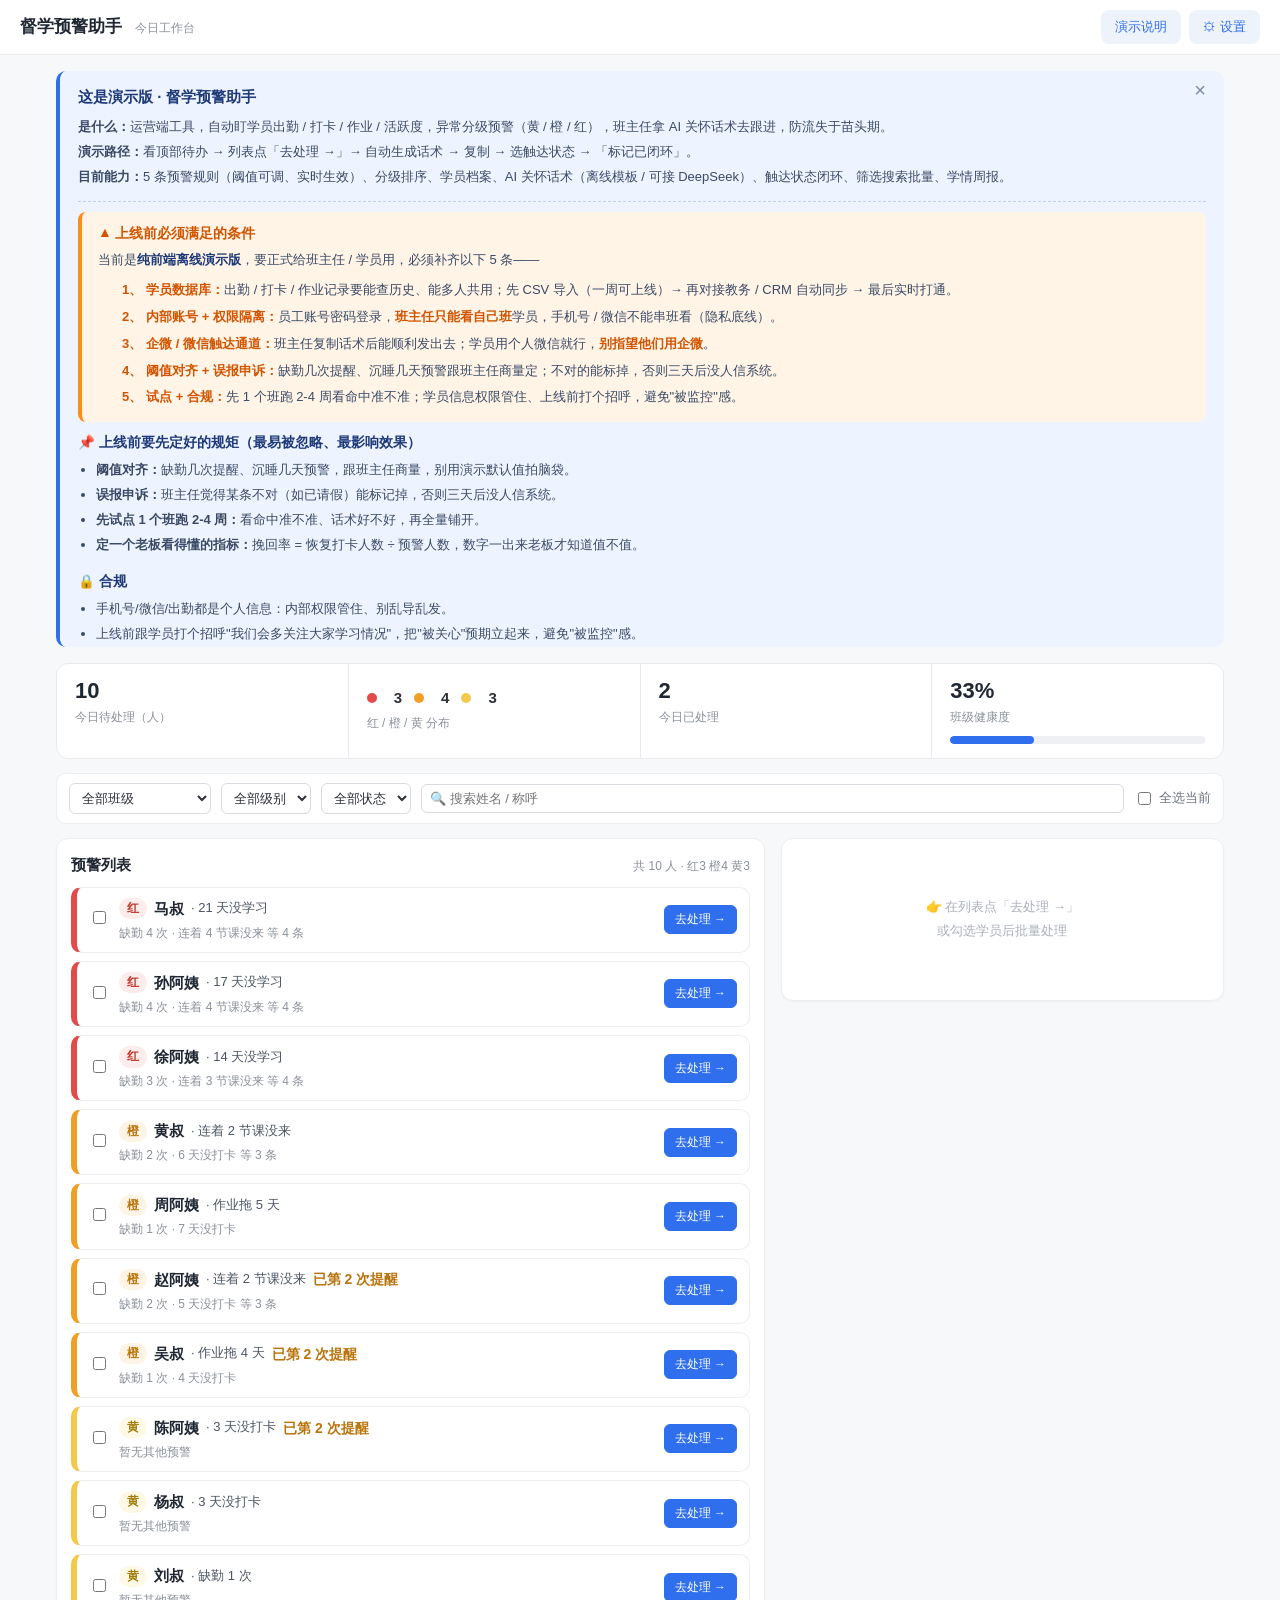
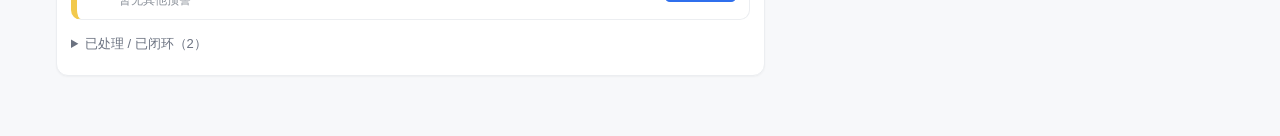
<file: assets/ai-demo/duoxue.html>
<!DOCTYPE html>
<html lang="zh-CN">
<head>
<meta charset="UTF-8">
<meta name="viewport" content="width=device-width, initial-scale=1.0">
<title>督学预警助手 · 今日工作台</title>
<style>
  * { box-sizing: border-box; }
  body { margin:0; font-family:-apple-system,"PingFang SC","Microsoft YaHei","Hiragino Sans GB",sans-serif; background:#f7f8fa; color:#2b2f36; font-size:14px; line-height:1.6; }
  /* ===== 顶栏 ===== */
  header { background:#fff; border-bottom:1px solid #e8eaed; padding:10px 20px; display:flex; align-items:center; justify-content:space-between; position:sticky; top:0; z-index:30; }
  .brand { font-size:17px; font-weight:700; color:#1f2733; }
  .brand span { font-size:12px; font-weight:400; color:#8a9099; margin-left:8px; }
  .top-actions { display:flex; gap:8px; }
  .btn { background:#2f6fed; color:#fff; border:none; border-radius:8px; padding:8px 14px; font-size:13px; cursor:pointer; font-family:inherit; }
  .btn:hover { background:#2860d8; }
  .btn.ghost { background:#eef2fb; color:#2f6fed; }
  .btn.ghost:hover { background:#e2e9fb; }
  .btn.danger { background:#e24b4a; color:#fff; width:100%; margin-top:10px; padding:10px; font-size:14px; font-weight:600; }
  .btn.danger:hover { background:#cf3b3a; }
  .btn.danger.disabled { background:#e9a3a2; cursor:not-allowed; }
  .btn:disabled { background:#e9a3a2; cursor:not-allowed; }
  .wrap { max-width:1200px; margin:0 auto; padding:16px 16px 60px; }

  /* ===== 演示说明（默认收起）===== */
  .intro { background:#eef4ff; border-left:4px solid #2f6fed; border-radius:10px; padding:14px 18px; margin-bottom:16px; position:relative; display:block; max-height:64vh; overflow:auto; }
  .intro h3 { margin:0 0 8px; font-size:15px; color:#1f3a7a; }
  .intro p { margin:4px 0; font-size:13px; color:#3a4a66; }
  .intro .close { position:absolute; top:8px; right:12px; border:none; background:none; font-size:20px; color:#7a8aa8; cursor:pointer; line-height:1; }
  .intro h4 { margin:16px 0 6px; font-size:13.5px; color:#1f3a7a; font-weight:700; }
  .intro h4:first-of-type { margin-top:10px; }
  .intro ul { margin:4px 0 6px 18px; padding:0; }
  .intro li { font-size:13px; color:#3a4a66; margin:5px 0; line-height:1.55; }
  .intro .tag { display:inline-block; background:#dbe7ff; color:#1f3a7a; border-radius:5px; padding:1px 7px; font-size:11px; font-weight:600; margin-right:4px; vertical-align:middle; }
  .intro .warn { color:#c0392b; font-weight:600; }
  .intro .sep { height:0; border-top:1px dashed #bcd0f5; margin:14px 0 2px; }
  .intro .launch-box { background:#fff4e6; border-left:4px solid #ff8c1a; border-radius:8px; padding:12px 16px 8px; margin:10px 0 8px; }
  .intro .launch-box .lb-title { color:#d35400; font-weight:700; font-size:14px; margin:0 0 6px; line-height:1.4; }
  .intro .launch-box .lb-title .arrow { display:inline-block; transform:translateY(-1px); margin-right:3px; }
  .intro .launch-box .lb-lead { margin:0 0 10px; font-size:13px; color:#3a4a66; line-height:1.55; }
  .intro .launch-box .lb-lead b { color:#1f3a7a; }
  .intro .launch-box ol { margin:0 0 4px 24px; padding:0; list-style:none; counter-reset:lbnum; }
  .intro .launch-box ol li { position:relative; font-size:13px; color:#3a4a66; margin:6px 0; line-height:1.6; padding-left:0; counter-increment:lbnum; }
  .intro .launch-box ol li::before { content:counter(lbnum) "、"; color:#d35400; font-weight:700; margin-right:4px; }
  .intro .launch-box ol li b { color:#d35400; font-weight:700; }
  .intro .mute-box { background:#f3f5f9; border-left:4px solid #8a96b0; border-radius:8px; padding:10px 14px; margin:8px 0; font-size:13px; color:#3a4a66; line-height:1.6; }
  .intro .mute-box b { color:#1f3a7a; }
  .intro .mute-box .em-orange { color:#d35400; font-weight:700; }

  /* ===== 摘要条 ===== */
  .summary { display:grid; grid-template-columns:repeat(4,1fr); gap:1px; background:#e8eaed; border:1px solid #e8eaed; border-radius:12px; overflow:hidden; margin-bottom:14px; }
  .sum-cell { background:#fff; padding:14px 18px; }
  .sum-cell .num { font-size:22px; font-weight:800; color:#1f2733; line-height:1.2; }
  .sum-cell .lbl { font-size:12px; color:#8a9099; margin-top:4px; }
  .dist-dots { display:flex; gap:12px; align-items:center; margin-top:8px; font-size:15px; font-weight:600; }
  .dot { width:10px; height:10px; border-radius:50%; display:inline-block; margin-right:5px; }
  .dot.red{background:#e24b4a;} .dot.orange{background:#ef9f27;} .dot.yellow{background:#f2c94c;}
  .health-bar { height:8px; background:#eef0f3; border-radius:999px; margin-top:8px; overflow:hidden; }
  .health-fill { height:100%; background:#2f6fed; border-radius:999px; transition:width .3s; }

  /* ===== 筛选栏 ===== */
  .filterbar { background:#fff; border:1px solid #eceef1; border-radius:10px; padding:9px 12px; display:flex; align-items:center; gap:10px; flex-wrap:wrap; margin-bottom:14px; }
  .filterbar select, .filterbar input[type=text] { padding:6px 8px; border:1px solid #d7dbe0; border-radius:6px; font-size:13px; font-family:inherit; background:#fff; color:#2b2f36; }
  .filterbar .search { flex:1; min-width:140px; }
  .filterbar label.chkall { display:flex; align-items:center; gap:5px; font-size:13px; color:#6b7280; cursor:pointer; }

  /* ===== 主区两栏 ===== */
  .main-grid { display:grid; grid-template-columns:1.6fr 1fr; gap:16px; align-items:start; }
  .card { background:#fff; border:1px solid #eceef1; border-radius:12px; padding:14px; box-shadow:0 1px 2px rgba(20,24,30,.04); }
  .col-title { font-size:15px; font-weight:700; margin:0 0 10px; color:#1f2733; display:flex; justify-content:space-between; align-items:baseline; }
  .col-title .sub { font-size:12px; color:#8a9099; font-weight:400; }

  /* ===== 列表行卡片 ===== */
  .row { display:flex; align-items:center; gap:10px; border:1px solid #eceef1; border-left-width:6px; border-radius:10px; padding:9px 12px; margin-bottom:8px; background:#fff; }
  .row.red { border-left-color:#e24b4a; }
  .row.orange { border-left-color:#ef9f27; }
  .row.yellow { border-left-color:#f2c94c; }
  .row:hover { background:#f7f9fb; }
  .row-check { flex:0 0 auto; }
  .row-main { flex:1; min-width:0; }
  .row-line1 { display:flex; align-items:center; gap:7px; flex-wrap:wrap; }
  .row-title { font-weight:700; font-size:15px; color:#1f2733; }
  .row-primary { font-size:13px; color:#4b5563; }
  .row-line2 { font-size:12px; color:#8a9099; margin-top:3px; display:flex; gap:8px; align-items:center; flex-wrap:wrap; }
  .remind { color:#b9740d; font-weight:600; }
  .tbadge { color:#6b7280; background:#f0f2f5; padding:1px 7px; border-radius:999px; font-size:11px; }
  .tag { display:inline-block; padding:1px 8px; border-radius:999px; font-size:12px; font-weight:600; }
  .tag-red { background:#fdecec; color:#c0392b; }
  .tag-orange { background:#fef4e6; color:#b9740d; }
  .tag-yellow { background:#fef9e7; color:#a17d0a; }

  /* ===== 已处理区 ===== */
  .processed-wrap { margin-top:6px; }
  .processed-wrap summary { cursor:pointer; font-size:13px; color:#6b7280; padding:6px 0; user-select:none; }
  .processed-item { background:#f7f9fb; border:1px solid #eceef1; border-radius:8px; padding:9px 11px; margin-bottom:6px; font-size:13px; color:#5b6470; }
  .processed-item b { color:#1f2733; }

  /* ===== 处理面板 ===== */
  .panel { background:#fff; border:1px solid #eceef1; border-radius:12px; padding:16px; box-shadow:0 1px 2px rgba(20,24,30,.04); position:sticky; top:64px; }
  .panel-empty { color:#aab0b9; font-size:13px; padding:40px 12px; text-align:center; line-height:1.9; }
  .panel-head { display:flex; justify-content:space-between; align-items:center; margin-bottom:10px; }
  .panel-head b { font-size:16px; }
  .panel-close { border:none; background:none; font-size:22px; color:#9aa1ab; cursor:pointer; line-height:1; }
  .panel-evidence { background:#f7f9fb; border-radius:8px; padding:10px 12px; margin-bottom:12px; font-size:13px; color:#3a4a66; }
  .panel-evidence .ev-line { margin:3px 0; }
  .panel-evidence #viewArchive { margin-top:8px; }
  #scriptText { width:100%; min-height:130px; border:1px solid #d7dbe0; border-radius:8px; padding:10px; font-size:13px; line-height:1.7; resize:vertical; font-family:inherit; color:#2b2f36; }
  .panel-btns { display:flex; align-items:center; gap:8px; margin-top:8px; flex-wrap:wrap; }
  .src-tag { font-size:11px; color:#9aa1ab; }
  .touch-block { margin-top:12px; }
  .block-label { font-size:12px; color:#8a9099; margin-bottom:6px; }
  .chips { display:flex; gap:6px; flex-wrap:wrap; }
  .chip { padding:5px 10px; border:1px solid #d7dbe0; border-radius:999px; font-size:12px; color:#5b6470; cursor:pointer; user-select:none; }
  .chip.on { background:#2f6fed; color:#fff; border-color:#2f6fed; }
  .btn-sm { padding:5px 10px; font-size:12px; border-radius:6px; border:1px solid #d7dbe0; background:#fff; cursor:pointer; color:#444; font-family:inherit; }
  .btn-sm.primary { background:#2f6fed; color:#fff; border-color:#2f6fed; }
  .btn-sm.primary:hover { background:#2860d8; }

  /* ===== 批量工具条 ===== */
  .bulkbar { position:fixed; left:0; right:0; bottom:0; background:#1f2733; color:#fff; padding:10px 18px; display:flex; align-items:center; gap:12px; z-index:40; box-shadow:0 -2px 10px rgba(0,0,0,.15); }
  .bulkbar[hidden]{ display:none; }
  .bulkbar .bcount { font-weight:700; }
  .bulkbar .spacer { flex:1; }

  /* ===== 设置抽屉 ===== */
  .drawer-mask { position:fixed; inset:0; background:rgba(20,24,30,.45); z-index:50; display:none; }
  .drawer-mask.open { display:block; }
  .drawer { position:absolute; right:0; top:0; height:100%; width:380px; max-width:90vw; background:#fff; padding:18px; overflow:auto; transform:translateX(100%); transition:transform .25s; }
  .drawer-mask.open .drawer { transform:translateX(0); }
  .drawer-head { display:flex; justify-content:space-between; align-items:center; font-size:16px; font-weight:700; margin-bottom:14px; }
  .drawer-head button { border:none; background:none; font-size:22px; color:#9aa1ab; cursor:pointer; line-height:1; }
  .drawer-sec { margin-bottom:18px; }
  .drawer-title { font-size:13px; font-weight:700; color:#1f2733; margin-bottom:10px; }
  .rule-card { border:1px solid #eef0f3; border-radius:10px; padding:10px 12px; margin-bottom:10px; background:#fafbfc; }
  .rule-head { display:flex; justify-content:space-between; align-items:center; }
  .rule-name { font-weight:600; font-size:14px; }
  .rule-row { display:flex; align-items:center; gap:6px; margin:8px 0 4px; }
  .rule-row input { width:62px; padding:4px 6px; border:1px solid #d7dbe0; border-radius:6px; font-size:14px; font-family:inherit; }
  .rule-action { font-size:12px; color:#6b7280; }
  .rule-count { font-size:12px; color:#9aa1ab; margin-top:4px; }
  .rule-count b { color:#2f6fed; }
  .rule-foot { font-size:11px; color:#aab0b9; margin-top:6px; line-height:1.4; }
  .full-input { width:100%; padding:7px 9px; border:1px solid #d7dbe0; border-radius:6px; font-size:13px; font-family:inherit; }
  .tiny { font-size:11px; color:#aab0b9; margin-top:8px; }
  .drawer-sec .btn { margin-right:8px; margin-top:4px; }

  /* ===== 浮层 ===== */
  .modal-mask { position:fixed; inset:0; background:rgba(20,24,30,.45); display:flex; align-items:center; justify-content:center; z-index:60; padding:20px; }
  .modal-mask[hidden]{ display:none; }
  .modal { background:#fff; border-radius:14px; padding:22px; max-width:560px; width:100%; max-height:86vh; overflow:auto; position:relative; }
  .modal .close { position:absolute; top:12px; right:16px; border:none; background:none; font-size:22px; color:#9aa1ab; cursor:pointer; line-height:1; }
  .modal h3 { margin:0 0 14px; font-size:17px; }
  .info-grid { display:grid; grid-template-columns:auto 1fr; gap:6px 14px; font-size:13px; margin-bottom:14px; }
  .info-grid .k { color:#8a9099; }
  .info-grid .v { color:#2b2f36; }
  .follow-item { border-left:3px solid #2f6fed; padding:6px 10px; margin:6px 0; background:#f7f9fb; border-radius:0 6px 6px 0; font-size:13px; }
  .timeline { margin:8px 0; }
  .tl-item { display:flex; gap:10px; padding:6px 0; }
  .tl-bar { width:4px; border-radius:2px; flex:0 0 auto; }
  .tl-bar.red{background:#e24b4a;} .tl-bar.orange{background:#ef9f27;} .tl-bar.yellow{background:#f2c94c;} .tl-bar.blue{background:#2f6fed;}
  .tl-body { font-size:13px; color:#3a4a66; }
  .tags-inline span { display:inline-block; background:#eef2fb; color:#2f6fed; padding:1px 8px; border-radius:999px; font-size:12px; margin-right:5px; }
  .bulk-item { border:1px solid #eceef1; border-radius:10px; padding:12px; margin-bottom:10px; }
  .bulk-head { margin-bottom:6px; }
  .bulk-ta { width:100%; min-height:90px; border:1px solid #d7dbe0; border-radius:8px; padding:8px; font-size:13px; line-height:1.6; resize:vertical; font-family:inherit; }
  #weeklyText { width:100%; min-height:200px; border:1px solid #d7dbe0; border-radius:8px; padding:10px; font-size:13px; line-height:1.7; resize:vertical; font-family:inherit; color:#2b2f36; white-space:pre-wrap; }

  .empty-tip { color:#aab0b9; font-size:13px; padding:24px 0; text-align:center; }

  @media (max-width:900px){
    .main-grid{ grid-template-columns:1fr; }
    .summary{ grid-template-columns:repeat(2,1fr); }
    .panel{ position:fixed; left:0; right:0; bottom:0; top:auto; max-height:85vh; overflow:auto; border-radius:14px 14px 0 0; transform:translateY(110%); transition:transform .25s; z-index:45; box-shadow:0 -4px 16px rgba(0,0,0,.12); }
    .panel.open{ transform:translateY(0); }
  }
  @media (max-width:560px){
    .filterbar{ font-size:12px; }
    .filterbar .search{ width:100%; }
  }
  @media print { .intro,.filterbar,.bulkbar,.top-actions{display:none!important;} .btn,.btn-sm{display:none;} }
</style>
</head>
<body>
<header>
  <div class="brand">督学预警助手 <span>今日工作台</span></div>
  <div class="top-actions">
    <button class="btn ghost" id="introBtn">演示说明</button>
    <button class="btn ghost" id="setBtn">⚙ 设置</button>
  </div>
</header>

<div class="wrap">
  <div class="intro" id="introBox">
    <button class="close" id="closeIntro">×</button>
    <h3>这是演示版 · 督学预警助手</h3>
    <p><b>是什么：</b>运营端工具，自动盯学员出勤 / 打卡 / 作业 / 活跃度，异常分级预警（黄 / 橙 / 红），班主任拿 AI 关怀话术去跟进，防流失于苗头期。</p>
    <p><b>演示路径：</b>看顶部待办 → 列表点「去处理 →」→ 自动生成话术 → 复制 → 选触达状态 → 「标记已闭环」。</p>
    <p><b>目前能力：</b>5 条预警规则（阈值可调、实时生效）、分级排序、学员档案、AI 关怀话术（离线模板 / 可接 DeepSeek）、触达状态闭环、筛选搜索批量、学情周报。</p>
    <div class="sep"></div>
    <div class="launch-box">
      <div class="lb-title"><span class="arrow">▲</span>上线前必须满足的条件</div>
      <p class="lb-lead">当前是<b>纯前端离线演示版</b>，要正式给班主任 / 学员用，必须补齐以下 5 条——</p>
      <ol>
        <li><b>学员数据库：</b>出勤 / 打卡 / 作业记录要能查历史、能多人共用；先 CSV 导入（一周可上线）→ 再对接教务 / CRM 自动同步 → 最后实时打通。</li>
        <li><b>内部账号 + 权限隔离：</b>员工账号密码登录，<b>班主任只能看自己班</b>学员，手机号 / 微信不能串班看（隐私底线）。</li>
        <li><b>企微 / 微信触达通道：</b>班主任复制话术后能顺利发出去；学员用个人微信就行，<b>别指望他们用企微</b>。</li>
        <li><b>阈值对齐 + 误报申诉：</b>缺勤几次提醒、沉睡几天预警跟班主任商量定；不对的能标掉，否则三天后没人信系统。</li>
        <li><b>试点 + 合规：</b>先 1 个班跑 2-4 周看命中准不准；学员信息权限管住、上线前打个招呼，避免"被监控"感。</li>
      </ol>
    </div>
    <h4>📌 上线前要先定好的规矩（最易被忽略、最影响效果）</h4>
    <ul>
      <li><b>阈值对齐：</b>缺勤几次提醒、沉睡几天预警，跟班主任商量，别用演示默认值拍脑袋。</li>
      <li><b>误报申诉：</b>班主任觉得某条不对（如已请假）能标记掉，否则三天后没人信系统。</li>
      <li><b>先试点 1 个班跑 2-4 周：</b>看命中准不准、话术好不好，再全量铺开。</li>
      <li><b>定一个老板看得懂的指标：</b>挽回率 = 恢复打卡人数 ÷ 预警人数，数字一出来老板才知道值不值。</li>
    </ul>
    <h4>🔒 合规</h4>
    <ul>
      <li>手机号/微信/出勤都是个人信息：内部权限管住、别乱导乱发。</li>
      <li>上线前跟学员打个招呼"我们会多关注大家学习情况"，把"被关心"预期立起来，避免"被监控"感。</li>
    </ul>
    <h4>✅ 最小可上线版（1-2 周能跑）</h4>
    <div class="mute-box">官网 + 账号密码（班主任只看自己班）→ 学员 CSV 导入（每周更）→ 现成规则引擎 + 话术直接搬 → 班主任看预警复制话术手动发微信 → 试点 1 班跑 2 周看<span class="em-orange">挽回率</span>。</div>
    <h4>🚫 别一上来就做</h4>
    <div class="mute-box">全自动给学员发微信（二期）· 学员端小程序（三期）· 实时对接教务（二期）· 短信 / 电话自动拨打（基本不做）。</div>
  </div>

  <div class="summary">
    <div class="sum-cell"><div class="num" id="sumTodo">10</div><div class="lbl">今日待处理（人）</div></div>
    <div class="sum-cell"><div class="dist-dots" id="sumDist"></div><div class="lbl">红 / 橙 / 黄 分布</div></div>
    <div class="sum-cell"><div class="num" id="sumHandled">2</div><div class="lbl">今日已处理</div></div>
    <div class="sum-cell"><div class="num" id="sumHealth">33%</div><div class="lbl">班级健康度</div><div class="health-bar"><div class="health-fill" id="healthFill" style="width:33%"></div></div></div>
  </div>

  <div class="filterbar">
    <select id="fClass"><option value="">全部班级</option></select>
    <select id="fLevel"><option value="">全部级别</option><option value="3">红</option><option value="2">橙</option><option value="1">黄</option></select>
    <select id="fStatus"><option value="">全部状态</option><option value="todo">待处理</option><option value="sent">已发送</option><option value="closed">已闭环</option></select>
    <input type="text" class="search" id="fSearch" placeholder="🔍 搜索姓名 / 称呼">
    <label class="chkall"><input type="checkbox" id="chkAll"> 全选当前</label>
  </div>

  <div class="main-grid">
    <div class="card">
      <div class="col-title">预警列表 <span class="sub" id="listSummary"></span></div>
      <div id="alertList"></div>
      <details class="processed-wrap" id="processedWrap">
        <summary id="processedSummary">已处理 / 已闭环</summary>
        <div id="processedList"></div>
      </details>
    </div>

    <aside class="panel" id="panel">
      <div class="panel-empty">👉 在列表点「去处理 →」<br>或勾选学员后批量处理</div>
    </aside>
  </div>
</div>

<div class="bulkbar" id="bulkBar" hidden>
  <span class="bcount">已选 <span id="bulkCount">0</span> 人</span>
  <button class="btn" id="bulkGen">批量生成话术</button>
  <button class="btn ghost" id="bulkMark">批量标记已闭环</button>
  <span class="spacer"></span>
  <button class="btn ghost" id="bulkCancel">取消选择</button>
</div>

<!-- 设置抽屉 -->
<div class="drawer-mask" id="drawerMask">
  <div class="drawer">
    <div class="drawer-head">设置 <button id="drawerClose">×</button></div>
    <div class="drawer-sec">
      <div class="drawer-title">预警规则阈值</div>
      <div id="rulesBox"></div>
      <div class="rule-foot">改完立即生效 · 同一学员多条自动取最高级 · 同类 7 天不重复触发</div>
    </div>
    <div class="drawer-sec">
      <div class="drawer-title">DeepSeek Key（可选）</div>
      <input id="apiKey" type="password" class="full-input" placeholder="填了走 AI 生成，不填用离线模板">
    </div>
    <div class="drawer-sec">
      <button class="btn" id="weeklyBtn">模拟周报</button>
      <button class="btn ghost" id="resetBtn">重置演示数据</button>
      <div class="tiny">演示数据基准日 2026-08-18</div>
    </div>
  </div>
</div>

<!-- 档案浮层 -->
<div class="modal-mask" id="modal" hidden>
  <div class="modal"><button class="close" id="closeModal">×</button><div id="modalContent"></div></div>
</div>
<!-- 批量话术浮层 -->
<div class="modal-mask" id="bulkModal" hidden>
  <div class="modal">
    <button class="close" id="closeBulk">×</button>
    <h3>批量关怀话术（<span id="bulkModalCount">0</span> 条）</h3>
    <div id="bulkList"></div>
    <button class="btn" id="bulkCopyAll" style="margin-top:10px">复制全部</button>
  </div>
</div>
<!-- 周报浮层 -->
<div class="modal-mask" id="weeklyModal" hidden>
  <div class="modal">
    <button class="close" id="closeWeekly">×</button>
    <h3>班级学情预警周报（模拟）</h3>
    <textarea id="weeklyText"></textarea>
    <button class="btn" id="weeklyCopy" style="margin-top:10px">复制周报</button>
  </div>
</div>

<script>
/* ============ 模拟数据（基准日 2026-08-18，状态机升级） ============ */
const STUDENTS = [
  { id:"S01", name:"张桂芳", title:"张阿姨", gender:"女", age:63, className:"手机摄影入门一班", contact:"微信",
    tags:["手机党","零基础","爱提问"], lastAttend:"2026-08-17", absentStreak:0, lastCheckin:"2026-08-17", checkinMissDays:0,
    homeworkDue:"2026-08-16", homeworkOverdue:0, lastActive:"2026-08-17", inactiveDays:0,
    followup:[{date:"2026-08-10", note:"课后主动问了对焦技巧，已单独辅导", result:"掌握良好"}],
    status:"todo", touch:"none", result:"", remindCount:0, updatedAt:"" },
  { id:"S02", name:"李国强", title:"李叔", gender:"男", age:66, className:"手机摄影入门一班", contact:"电话",
    tags:["相机党","进阶","作业积极分子"], lastAttend:"2026-08-17", absentStreak:0, lastCheckin:"2026-08-17", checkinMissDays:0,
    homeworkDue:"2026-08-16", homeworkOverdue:0, lastActive:"2026-08-17", inactiveDays:0,
    followup:[], status:"todo", touch:"none", result:"", remindCount:0, updatedAt:"" },
  { id:"S03", name:"王秀兰", title:"王姐", gender:"女", age:58, className:"手机摄影进阶二班", contact:"微信",
    tags:["手机党","进阶","活跃"], lastAttend:"2026-08-16", absentStreak:0, lastCheckin:"2026-08-17", checkinMissDays:0,
    homeworkDue:"2026-08-15", homeworkOverdue:0, lastActive:"2026-08-17", inactiveDays:0,
    followup:[], status:"todo", touch:"none", result:"", remindCount:0, updatedAt:"" },

  { id:"S04", name:"刘志明", title:"刘叔", gender:"男", age:62, className:"手机摄影入门一班", contact:"微信",
    tags:["手机党","零基础","不爱发言"], lastAttend:"2026-08-15", absentStreak:1, lastCheckin:"2026-08-16", checkinMissDays:1,
    homeworkDue:"2026-08-14", homeworkOverdue:0, lastActive:"2026-08-16", inactiveDays:2,
    followup:[], status:"todo", touch:"none", result:"", remindCount:0, updatedAt:"" },
  { id:"S05", name:"陈淑芬", title:"陈阿姨", gender:"女", age:65, className:"手机摄影入门一班", contact:"微信",
    tags:["手机党","零基础","爱拍照"], lastAttend:"2026-08-14", absentStreak:0, lastCheckin:"2026-08-14", checkinMissDays:3,
    homeworkDue:"2026-08-12", homeworkOverdue:0, lastActive:"2026-08-14", inactiveDays:4,
    followup:[{date:"2026-08-06", note:"上次提醒后恢复打卡，本周又未打卡", result:"需再关怀"}], status:"todo", touch:"none", result:"", remindCount:2, updatedAt:"" },
  { id:"S06", name:"杨建华", title:"杨叔", gender:"男", age:60, className:"手机摄影进阶二班", contact:"微信",
    tags:["手机党","进阶","常交作业"], lastAttend:"2026-08-16", absentStreak:0, lastCheckin:"2026-08-15", checkinMissDays:3,
    homeworkDue:"2026-08-16", homeworkOverdue:0, lastActive:"2026-08-15", inactiveDays:3,
    followup:[], status:"todo", touch:"none", result:"", remindCount:0, updatedAt:"" },

  { id:"S07", name:"赵美英", title:"赵阿姨", gender:"女", age:64, className:"手机摄影入门一班", contact:"电话",
    tags:["手机党","零基础","话少"], lastAttend:"2026-08-10", absentStreak:2, lastCheckin:"2026-08-12", checkinMissDays:5,
    homeworkDue:"2026-08-08", homeworkOverdue:5, lastActive:"2026-08-12", inactiveDays:6,
    followup:[{date:"2026-08-06", note:"上课时说过膝盖不舒服，可能影响出行", result:"待观察"}], status:"todo", touch:"none", result:"", remindCount:2, updatedAt:"" },
  { id:"S08", name:"黄德福", title:"黄叔", gender:"男", age:68, className:"人像实战三班", contact:"微信",
    tags:["相机党","进阶","爱拍人像"], lastAttend:"2026-08-09", absentStreak:2, lastCheckin:"2026-08-11", checkinMissDays:6,
    homeworkDue:"2026-08-07", homeworkOverdue:7, lastActive:"2026-08-11", inactiveDays:7,
    followup:[], status:"todo", touch:"none", result:"", remindCount:0, updatedAt:"" },
  { id:"S09", name:"周玉梅", title:"周阿姨", gender:"女", age:61, className:"手机摄影进阶二班", contact:"微信",
    tags:["手机党","进阶","以前很活跃"], lastAttend:"2026-08-12", absentStreak:1, lastCheckin:"2026-08-11", checkinMissDays:7,
    homeworkDue:"2026-08-10", homeworkOverdue:5, lastActive:"2026-08-11", inactiveDays:7,
    followup:[], status:"todo", touch:"none", result:"", remindCount:0, updatedAt:"" },
  { id:"S10", name:"吴庆生", title:"吴叔", gender:"男", age:70, className:"手机摄影入门一班", contact:"电话",
    tags:["手机党","零基础","独居"], lastAttend:"2026-08-13", absentStreak:1, lastCheckin:"2026-08-13", checkinMissDays:4,
    homeworkDue:"2026-08-11", homeworkOverdue:4, lastActive:"2026-08-13", inactiveDays:5,
    followup:[{date:"2026-08-05", note:"入班沟通时提到老伴刚走，情绪不高", result:"多关心"}], status:"todo", touch:"none", result:"", remindCount:2, updatedAt:"" },

  { id:"S11", name:"徐金花", title:"徐阿姨", gender:"女", age:67, className:"手机摄影入门一班", contact:"微信",
    tags:["手机党","零基础","曾非常积极"], lastAttend:"2026-08-02", absentStreak:3, lastCheckin:"2026-08-03", checkinMissDays:14,
    homeworkDue:"2026-07-30", homeworkOverdue:14, lastActive:"2026-08-03", inactiveDays:14,
    followup:[], status:"todo", touch:"none", result:"", remindCount:0, updatedAt:"" },
  { id:"S12", name:"孙桂英", title:"孙阿姨", gender:"女", age:69, className:"人像实战三班", contact:"电话",
    tags:["相机党","进阶","喜欢外拍"], lastAttend:"2026-07-30", absentStreak:4, lastCheckin:"2026-07-31", checkinMissDays:17,
    homeworkDue:"2026-07-28", homeworkOverdue:17, lastActive:"2026-07-31", inactiveDays:17,
    followup:[{date:"2026-08-01", note:"提醒过一次，回复说孩子回老家要照顾", result:"表示忙完再来"}], status:"todo", touch:"none", result:"", remindCount:0, updatedAt:"" },
  { id:"S13", name:"马德山", title:"马叔", gender:"男", age:72, className:"手机摄影入门一班", contact:"电话",
    tags:["手机党","零基础","沉默"], lastAttend:"2026-07-26", absentStreak:4, lastCheckin:"2026-07-27", checkinMissDays:21,
    homeworkDue:"2026-07-24", homeworkOverdue:21, lastActive:"2026-07-27", inactiveDays:21,
    followup:[], status:"todo", touch:"none", result:"", remindCount:0, updatedAt:"" },

  { id:"S14", name:"朱秀珍", title:"朱阿姨", gender:"女", age:59, className:"手机摄影进阶二班", contact:"微信",
    tags:["手机党","进阶","积极"], lastAttend:"2026-08-16", absentStreak:0, lastCheckin:"2026-08-16", checkinMissDays:2,
    homeworkDue:"2026-08-14", homeworkOverdue:0, lastActive:"2026-08-16", inactiveDays:2,
    followup:[
      {date:"2026-08-09", note:"预警：连续 3 天未打卡 → AI 话术关怀，阿姨说在带孙子忙", result:"已恢复打卡"},
      {date:"2026-08-11", note:"恢复打卡，群里表扬了她", result:"已闭环"}
    ], status:"closed", touch:"replied", result:"recovered", remindCount:1, updatedAt:"2026-08-11" },
  { id:"S15", name:"胡建国", title:"胡叔", gender:"男", age:65, className:"人像实战三班", contact:"微信",
    tags:["相机党","进阶","爱分享"], lastAttend:"2026-08-15", absentStreak:0, lastCheckin:"2026-08-15", checkinMissDays:3,
    homeworkDue:"2026-08-13", homeworkOverdue:0, lastActive:"2026-08-15", inactiveDays:3,
    followup:[
      {date:"2026-08-10", note:"预警：作业拖欠 → 电话了解，叔说在外地旅游没顾上", result:"补交作业"},
      {date:"2026-08-12", note:"作业已补交，点评已发", result:"已闭环"}
    ], status:"closed", touch:"replied", result:"recovered", remindCount:1, updatedAt:"2026-08-12" }
];
const INITIAL = JSON.parse(JSON.stringify(STUDENTS));

/* ============ 规则定义（阈值可参数化，含短描述） ============ */
const RULES = [
  { key:"absent",   name:"缺勤预警", field:"absentStreak",   level:1, unit:"次", actionHint:"课后问候",
    reason:s=>`上次上课缺勤 1 次（${s.lastAttend} 那节没来）`, short:s=>`缺勤 ${s.absentStreak} 次` },
  { key:"absent2",  name:"连续缺勤", field:"absentStreak",   level:2, unit:"次", actionHint:"电话/语音关怀",
    reason:s=>`连着 ${s.absentStreak} 节课没来（上次 ${s.lastAttend}）`, short:s=>`连着 ${s.absentStreak} 节课没来` },
  { key:"checkin",  name:"未打卡",   field:"checkinMissDays",level:1, unit:"天", actionHint:"私聊提醒鼓励",
    reason:s=>`${s.checkinMissDays} 天没打卡了（最近 ${s.lastCheckin}）`, short:s=>`${s.checkinMissDays} 天没打卡` },
  { key:"homework", name:"作业拖欠", field:"homeworkOverdue", level:2, unit:"天", actionHint:"一对一询问困难",
    reason:s=>`作业拖了 ${s.homeworkOverdue} 天没交（截止 ${s.homeworkDue}）`, short:s=>`作业拖 ${s.homeworkOverdue} 天` },
  { key:"inactive", name:"沉睡预警", field:"inactiveDays",   level:3, unit:"天", actionHint:"电话回访+送补课",
    reason:s=>`${s.inactiveDays} 天没学习了（上次 ${s.lastActive}）`, short:s=>`${s.inactiveDays} 天没学习` }
];
const DEFAULT_THRESHOLDS = { absent:1, absent2:2, checkin:3, homework:3, inactive:14 };
let thresholds = { ...DEFAULT_THRESHOLDS };
const ALERT_MAP = new Map();

/* ============ 离线话术模板（按预警类型 × 级别） ============ */
const SCRIPT_TEMPLATES = {
  absent: [
    "{称呼}，昨天没在课上看到您，是不是家里有事呀？回头我把当天的课件发您，您有空看看，不懂的随时问我。下节课是{下次课时间}，咱们接着讲新内容。",
    "{称呼}，昨天那节课讲的知识点挺实用的，我先记着您那份，回头给您补上。您身体都好吧？有需要帮忙的别客气，跟我说一声就行。"
  ],
  absent2: [
    "{称呼}，连着两节课没见您了，有点惦记。是家里忙还是身体不舒服？您别不好意思，跟我说说，课上落下的内容我都帮您留着，咱们慢慢补。班里的同学们也总问起您呢。"
  ],
  checkin: [
    "{称呼}，看到您有几天没打卡啦，是不是忙忘了？打卡不用发多好的照片，随手拍一张街边的花啊菜啊都行，主要是咱们互相看看、乐呵乐呵。您方便就拍一张，我给您点评点评。"
  ],
  homework: [
    "{称呼}，这次的作业是不是有点难？好多学员都卡在同一个地方，您要是哪儿不明白，把拍的先发我看看，我帮您捋捋。作业不着急，咱们先把思路理清楚。"
  ],
  inactive: [
    "{称呼}，好些天没见您来上课打卡了，咱们班好多学员都惦记您呢。明天{下次课时间}有节课，正好讲您之前感兴趣的内容，您要是有空就来看看，和大家伙儿聊聊天也好。要是家里忙走不开，也没关系，回头我把课件发您。"
  ]
};

/* ============ 工具函数 ============ */
const touchLabel = { none:"未复制", copied:"已复制", sent:"已发送", replied:"已回复" };
const resultLabel = { promised:"已联系上-承诺恢复", cannot:"已联系上-暂无法", unreachable:"联系不上", recovered:"已恢复" };
function levelName(l){ return l===3?"red":l===2?"orange":"yellow"; }
function levelText(l){ return l===3?"红":l===2?"橙":"黄"; }
function esc(t){ return String(t).replace(/&/g,"&amp;").replace(/</g,"&lt;").replace(/>/g,"&gt;"); }
function fillTemplate(tpl,s){ return tpl.replaceAll("{称呼}",s.title).replaceAll("{下次课时间}","明天上午 9:00"); }

/* ============ 规则引擎 ============ */
function computeAlerts(students, th){
  const alerts = [];
  for(const s of students){
    if(s.status === "closed") continue;
    const hits = [];
    for(const r of RULES){
      if(s[r.field] >= th[r.key]) hits.push({ rule:r, reason:r.reason(s), short:r.short(s) });
    }
    if(!hits.length) continue;
    const level = Math.max(...hits.map(h=>h.rule.level));
    const primary = hits.find(h=>h.rule.level===level);
    const action = buildAction(hits, level);
    const severity = Math.max(s.inactiveDays, s.checkinMissDays, s.homeworkOverdue, s.absentStreak);
    alerts.push({ student:s, level, reasons:hits.map(h=>h.reason), shorts:hits.map(h=>h.short),
      action, primaryKey:primary.rule.key, primaryShort:primary.short, severity });
  }
  alerts.sort((a,b)=> b.level-a.level || b.severity-a.severity);
  return alerts;
}
function buildAction(hits, level){
  if(level===3) return "优先挽回 · 电话回访 + 送 1 节补课";
  if(level===2){
    const keys = hits.filter(h=>h.rule.level===2).map(h=>h.rule.key);
    const hasA2 = keys.includes("absent2"), hasHw = keys.includes("homework");
    if(hasA2 && hasHw) return "班主任电话/语音关怀 · 一对一了解困难";
    if(hasA2) return "班主任电话/语音关怀";
    return "一对一询问困难";
  }
  return "课后问候 + 私聊提醒鼓励";
}
function countTriggers(students, th){
  const c = {};
  for(const r of RULES) c[r.key] = students.filter(s=> s.status!=="closed" && s[r.field] >= th[r.key]).length;
  return c;
}

/* ============ 全局状态 ============ */
let currentAlerts = [];
let selectedId = null;
const checkedIds = new Set();
const filter = { class:"", level:"", status:"", search:"" };

/* ============ 渲染：摘要条（全局） ============ */
function renderSummary(){
  const red = currentAlerts.filter(a=>a.level===3).length;
  const orange = currentAlerts.filter(a=>a.level===2).length;
  const yellow = currentAlerts.filter(a=>a.level===1).length;
  const total = currentAlerts.length;
  const handled = STUDENTS.filter(s=>s.status==="closed").length;
  const health = Math.round((STUDENTS.length - total) / STUDENTS.length * 100);
  document.getElementById("sumTodo").textContent = total;
  document.getElementById("sumDist").innerHTML =
    `<span class="dot red"></span>${red} <span class="dot orange"></span>${orange} <span class="dot yellow"></span>${yellow}`;
  document.getElementById("sumHandled").textContent = handled;
  document.getElementById("sumHealth").textContent = health + "%";
  document.getElementById("healthFill").style.width = health + "%";
}

/* ============ 渲染：规则配置（设置抽屉内） ============ */
function renderRules(){
  const counts = countTriggers(STUDENTS, thresholds);
  document.getElementById("rulesBox").innerHTML = RULES.map(r=>`
    <div class="rule-card">
      <div class="rule-head">
        <span class="rule-name">${r.name}</span>
        <span class="tag tag-${levelName(r.level)}">${levelText(r.level)}</span>
      </div>
      <div class="rule-row">
        <label>阈值</label>
        <input type="number" min="1" class="thr-input" data-key="${r.key}" value="${thresholds[r.key]}">
        <span style="font-size:12px;color:#8a9099">${r.unit}</span>
      </div>
      <div class="rule-action">建议：${r.actionHint}</div>
      <div class="rule-count">触发中 <b>${counts[r.key]}</b> 人</div>
    </div>
  `).join("");
}

/* ============ 筛选 ============ */
function getFiltered(){
  return currentAlerts.filter(a=>{
    const s = a.student;
    if(filter.class && s.className !== filter.class) return false;
    if(filter.level && a.level !== parseInt(filter.level,10)) return false;
    if(filter.status && s.status !== filter.status) return false;
    if(filter.search){
      const q = filter.search.toLowerCase();
      if(!(s.name.toLowerCase().includes(q) || s.title.toLowerCase().includes(q))) return false;
    }
    return true;
  });
}

/* ============ 渲染：预警列表（行式卡片） ============ */
function rowHTML(a){
  const s = a.student;
  const lv = levelName(a.level);
  const secList = a.shorts.filter(x => x !== a.primaryShort);
  const secText = secList.length
    ? secList.slice(0,2).join(" · ") + (secList.length>2 ? ` 等 ${secList.length} 条` : "")
    : "暂无其他预警";
  const remind = s.remindCount>=2 ? `<span class="remind">已第 ${s.remindCount} 次提醒</span>` : "";
  const tbadge = s.touch!=="none" ? `<span class="tbadge">${touchLabel[s.touch]}</span>` : "";
  const checked = checkedIds.has(s.id) ? "checked" : "";
  return `
    <div class="row ${lv}" data-id="${s.id}">
      <div class="row-check"><input type="checkbox" class="chk" data-id="${s.id}" ${checked}></div>
      <div class="row-main">
        <div class="row-line1">
          <span class="tag tag-${lv}">${levelText(a.level)}</span>
          <span class="row-title">${esc(s.title)}</span>
          <span class="row-primary">· ${esc(a.primaryShort)}</span>
          ${remind}
        </div>
        <div class="row-line2">${esc(secText)} ${tbadge}</div>
      </div>
      <button class="btn-sm primary goto" data-id="${s.id}">去处理 →</button>
    </div>`;
}
function renderList(){
  const filtered = getFiltered();
  const listEl = document.getElementById("alertList");
  const red = filtered.filter(a=>a.level===3).length;
  const orange = filtered.filter(a=>a.level===2).length;
  const yellow = filtered.filter(a=>a.level===1).length;
  document.getElementById("listSummary").textContent = `共 ${filtered.length} 人 · 红${red} 橙${orange} 黄${yellow}`;
  if(!filtered.length){
    listEl.innerHTML = `<div class="empty-tip">当前筛选下没有预警 🎉</div>`;
    return;
  }
  listEl.innerHTML = filtered.map(rowHTML).join("");
}

/* ============ 渲染：已处理区 ============ */
function renderProcessed(){
  const ps = STUDENTS.filter(s=>s.status==="closed");
  document.getElementById("processedSummary").textContent = `已处理 / 已闭环（${ps.length}）`;
  document.getElementById("processedList").innerHTML = ps.map(s=>{
    const last = (s.followup||[]).slice(-1)[0];
    return `<div class="processed-item"><b>${esc(s.title)}</b> · ${esc(s.className)} ｜ ${last? esc(last.result)+"（`${esc(last.date)}`）" : "已关怀"}</div>`;
  }).join("");
}

/* ============ 处理面板 ============ */
function renderPanel(){
  const panel = document.getElementById("panel");
  if(!selectedId){
    panel.classList.remove("open");
    panel.innerHTML = `<div class="panel-empty">👉 在列表点「去处理 →」<br>或勾选学员后批量处理</div>`;
    return;
  }
  const s = STUDENTS.find(x=>x.id===selectedId);
  const a = ALERT_MAP.get(selectedId);
  const lv = a ? levelName(a.level) : "yellow";
  const lvl = a ? levelText(a.level) : "—";
  const reasons = a ? a.reasons.join("；") : "（状态稳定，主动关心）";
  panel.innerHTML = `
    <div class="panel-head">
      <div><span class="tag tag-${lv}">${lvl}</span> <b>${esc(s.title)}</b></div>
      <button class="panel-close" id="panelClose">×</button>
    </div>
    <div class="panel-evidence">
      <div class="ev-line"><b>预警证据：</b>${esc(reasons)}</div>
      <div class="ev-line"><b>建议动作：</b>${a? esc(a.action):"—"}</div>
      <button class="btn-sm" id="viewArchive">查看档案</button>
    </div>
    <div id="scriptArea"></div>`;
  document.getElementById("panelClose").onclick = ()=>{ selectedId=null; renderPanel(); };
  document.getElementById("viewArchive").onclick = ()=>openModal(s.id);
  generateScript(s);
  if(window.innerWidth <= 900) panel.classList.add("open");
}
async function generateScript(s){
  const a = ALERT_MAP.get(s.id);
  const key = document.getElementById("apiKey").value.trim();
  let text, source;
  if(key){
    try{ text = await callDeepSeek(key, s, a); source = "DeepSeek 生成"; }
    catch(e){ const o = offlineScript(s, a); text = o.text; source = o.source + "（API 失败已回退）"; }
  } else {
    const o = offlineScript(s, a); text = o.text; source = o.source;
  }
  renderScriptPanel(s, a, text, source);
}
function renderScriptPanel(s, a, text, source){
  const el = document.getElementById("scriptArea");
  if(!el) return;
  el.innerHTML = `
    <textarea id="scriptText">${esc(s._draft || text)}</textarea>
    <div class="panel-btns">
      <button class="btn-sm primary" id="regenBtn">重新生成</button>
      <button class="btn-sm" id="copyBtn">复制话术</button>
      <span class="src-tag">${esc(source)}</span>
    </div>
    <div class="touch-block">
      <div class="block-label">触达状态</div>
      <div class="chips">
        <span class="chip ${s.touch==='none'?'on':''}" data-touch="none">未复制</span>
        <span class="chip ${s.touch==='copied'?'on':''}" data-touch="copied">已复制</span>
        <span class="chip ${s.touch==='sent'?'on':''}" data-touch="sent">已发送</span>
        <span class="chip ${s.touch==='replied'?'on':''}" data-touch="replied">已回复</span>
      </div>
    </div>
    <div class="touch-block">
      <div class="block-label">跟进结果</div>
      <div class="chips">
        <span class="chip ${s.result==='promised'?'on':''}" data-result="promised">已联系上-承诺恢复</span>
        <span class="chip ${s.result==='cannot'?'on':''}" data-result="cannot">已联系上-暂无法</span>
        <span class="chip ${s.result==='unreachable'?'on':''}" data-result="unreachable">联系不上</span>
        <span class="chip ${s.result==='recovered'?'on':''}" data-result="recovered">已恢复</span>
      </div>
    </div>
    <button class="btn danger ${s.touch==='none'?'disabled':''}" id="doneBtn">标记已闭环</button>`;
  const ta = document.getElementById("scriptText");
  ta.oninput = ()=>{ s._draft = ta.value; };
  document.getElementById("regenBtn").onclick = ()=>generateScript(s);
  document.getElementById("copyBtn").onclick = ()=>copyScript(s);
  el.querySelectorAll(".chip[data-touch]").forEach(c=>c.onclick = ()=>{ s.touch = c.dataset.touch; if(s.touch!=="none" && s.status==="todo") s.status="sent"; refreshState(); });
  el.querySelectorAll(".chip[data-result]").forEach(c=>c.onclick = ()=>{ s.result = c.dataset.result; refreshState(); });
  const db = document.getElementById("doneBtn");
  if(s.touch==="none"){ db.classList.add("disabled"); db.disabled = true; }
  else { db.onclick = ()=>markClosed(s.id); }
}
function refreshState(){
  renderList();
  const el = document.getElementById("scriptArea");
  if(!el) return;
  const s = STUDENTS.find(x=>x.id===selectedId);
  if(!s) return;
  el.querySelectorAll(".chip[data-touch]").forEach(c=>c.classList.toggle("on", c.dataset.touch===s.touch));
  el.querySelectorAll(".chip[data-result]").forEach(c=>c.classList.toggle("on", c.dataset.result===s.result));
  const db = document.getElementById("doneBtn");
  if(db){ db.classList.toggle("disabled", s.touch==="none"); db.disabled = (s.touch==="none"); }
}

/* ============ 话术生成 / 复制 ============ */
function offlineScript(s, alert){
  const key = alert ? alert.primaryKey : "absent";
  const tpls = SCRIPT_TEMPLATES[key] || SCRIPT_TEMPLATES.absent;
  const tpl = tpls[Math.floor(Math.random()*tpls.length)];
  return { text: fillTemplate(tpl, s), source:"离线模板" };
}
async function callDeepSeek(key, s, alert){
  const reasons = alert ? alert.reasons.join("；") : "暂无预警";
  const follow = (s.followup||[]).map(f=>f.note).join("；") || "无";
  const prompt = `你是摄影培训班的班主任助手。请根据以下信息，生成一条发给学员的关怀消息。\n【学员】${s.title}${s.name}，${s.age}岁，${s.className}，画像：${s.tags.join("、")}\n【预警原因】${reasons}\n【历史跟进】${follow}\n要求：1.像真人班主任发微信，口语化，40-80字 2.第一句先关心人，不提学习 3.替学员找台阶 4.给具体学习钩子 5.绝不推销催促命令 6.直接输出消息正文`;
  const ctrl = new AbortController();
  const t = setTimeout(()=>ctrl.abort(), 8000);
  try{
    const r = await fetch("https://api.deepseek.com/chat/completions", {
      method:"POST",
      headers:{ "Content-Type":"application/json", "Authorization":"Bearer "+key },
      body: JSON.stringify({ model:"deepseek-chat", messages:[
        { role:"system", content:"你是摄影培训班班主任助手，输出温情大白话关怀消息。" },
        { role:"user", content:prompt }
      ], temperature:0.8 }),
      signal: ctrl.signal
    });
    const j = await r.json();
    return j.choices[0].message.content.trim();
  } finally { clearTimeout(t); }
}
function doCopy(text){
  if(navigator.clipboard && navigator.clipboard.writeText){
    navigator.clipboard.writeText(text).catch(()=>fallbackCopyText(text));
  } else { fallbackCopyText(text); }
}
function fallbackCopyText(text){
  const ta = document.createElement("textarea");
  ta.value = text; document.body.appendChild(ta); ta.select();
  try{ document.execCommand("copy"); }catch(e){}
  document.body.removeChild(ta);
}
function copyScript(s){
  const ta = document.getElementById("scriptText");
  const text = ta ? ta.value : "";
  doCopy(text);
  if(s.touch === "none") s.touch = "copied";
  if(s.status === "todo") s.status = "sent";
  flash("已复制到剪贴板，去企微/微信发送吧");
  refreshState();
}
let flashTimer = null;
function flash(msg){
  let el = document.getElementById("flashTip");
  if(!el){ el = document.createElement("div"); el.id="flashTip"; el.style.cssText="position:fixed;bottom:24px;left:50%;transform:translateX(-50%);background:#2b2f36;color:#fff;padding:8px 16px;border-radius:8px;font-size:13px;z-index:99;"; document.body.appendChild(el); }
  el.textContent = msg; el.style.display="block";
  clearTimeout(flashTimer); flashTimer = setTimeout(()=>{ el.style.display="none"; }, 1800);
}

/* ============ 闭环 ============ */
function markClosed(id){
  if(!confirm("确认闭环？将计入今日已处理并写入跟进记录。")) return;
  const s = STUDENTS.find(x=>x.id===id);
  s.status = "closed"; s.updatedAt = "2026-08-18";
  s.followup = s.followup || [];
  s.followup.push({ date:"2026-08-18", note:`已关怀·${touchLabel[s.touch]}·结果：${resultLabel[s.result]||"未选"}`, result:"已闭环" });
  if(selectedId === id) selectedId = null;
  checkedIds.delete(id);
  renderAll(); flash(`${s.title} 已闭环`);
}

/* ============ 学员档案浮层（含时间线） ============ */
function openModal(id){
  const s = STUDENTS.find(x=>x.id===id);
  const a = ALERT_MAP.get(id);
  const reasons = a ? a.reasons.map(r=>`<li>${esc(r)}</li>`).join("") : "<li>暂无预警（状态稳定）</li>";
  const remindLine = s.remindCount>=2 ? `<div class="ev-line" style="color:#b9740d;font-weight:600">已第 ${s.remindCount} 次提醒，关怀需升级频次</div>` : "";
  const follow = (s.followup||[]).map(f=>{
    const color = f.result==="已闭环" ? "blue" : "orange";
    return `<div class="tl-item"><div class="tl-bar ${color}"></div><div class="tl-body"><b>${esc(f.date)}</b> ｜ ${esc(f.note)} <span style="color:#2f6fed">→ ${esc(f.result)}</span></div></div>`;
  }).join("") || '<div class="follow-item">暂无跟进记录</div>';
  document.getElementById("modalContent").innerHTML = `
    <h3>${esc(s.title)} 的档案</h3>
    <div class="info-grid">
      <div class="k">姓名</div><div class="v">${esc(s.name)}（${esc(s.title)}）</div>
      <div class="k">年龄 / 性别</div><div class="v">${s.age} 岁 / ${esc(s.gender)}</div>
      <div class="k">班级</div><div class="v">${esc(s.className)}</div>
      <div class="k">联系方式</div><div class="v">${esc(s.contact)}</div>
      <div class="k">画像标签</div><div class="v tags-inline">${s.tags.map(t=>`<span>${esc(t)}</span>`).join("")}</div>
      <div class="k">最近上课</div><div class="v">${esc(s.lastAttend)}（连续缺勤 ${s.absentStreak} 次）</div>
      <div class="k">最近打卡</div><div class="v">${esc(s.lastCheckin)}（连续未打卡 ${s.checkinMissDays} 天）</div>
      <div class="k">作业状态</div><div class="v">截止 ${esc(s.homeworkDue)}（拖欠 ${s.homeworkOverdue} 天）</div>
      <div class="k">活跃状态</div><div class="v">最近 ${esc(s.lastActive)}（已 ${s.inactiveDays} 天无学习行为）</div>
      <div class="k">当前状态</div><div class="v">触达：${touchLabel[s.touch]} ｜ 结果：${resultLabel[s.result]||"未选"}</div>
    </div>
    <div style="font-weight:600;margin:6px 0 4px">当前预警</div>
    <ul style="margin:0;padding-left:18px;font-size:13px;color:#4b5563">${reasons}</ul>
    ${remindLine}
    <div style="font-weight:600;margin:12px 0 6px">历史提醒时间线</div>
    <div class="timeline">${follow}</div>`;
  document.getElementById("modal").hidden = false;
}

/* ============ 批量 ============ */
function updateBulkBar(){
  const bar = document.getElementById("bulkBar");
  if(checkedIds.size > 0){ bar.hidden = false; document.getElementById("bulkCount").textContent = checkedIds.size; }
  else bar.hidden = true;
}
function openBulk(){
  const ids = [...checkedIds];
  if(!ids.length){ flash("请先勾选学员"); return; }
  const items = ids.map(id=>{
    const s = STUDENTS.find(x=>x.id===id);
    const a = ALERT_MAP.get(id);
    const o = offlineScript(s, a);
    const lv = a ? levelName(a.level) : "yellow";
    return { s, a, text:o.text, lv };
  });
  document.getElementById("bulkModalCount").textContent = items.length;
  document.getElementById("bulkList").innerHTML = items.map((it)=>`
    <div class="bulk-item">
      <div class="bulk-head"><span class="tag tag-${it.lv}">${it.a?levelText(it.a.level):"—"}</span> <b>${esc(it.s.title)}</b> · ${esc(it.s.className)}</div>
      <textarea class="bulk-ta">${esc(it.text)}</textarea>
      <button class="btn-sm" data-copy="1">复制这条</button>
    </div>`).join("");
  document.getElementById("bulkCopyAll").onclick = ()=>{
    const tas = document.querySelectorAll("#bulkList .bulk-ta");
    const all = [...tas].map(t=>t.value).join("\n\n——————\n\n");
    doCopy(all); flash("已复制全部话术");
  };
  document.getElementById("bulkList").querySelectorAll("[data-copy]").forEach(b=>b.onclick = ()=>{ doCopy(b.closest(".bulk-item").querySelector(".bulk-ta").value); flash("已复制该条话术"); });
  document.getElementById("bulkModal").hidden = false;
}
function bulkMark(){
  if(!confirm("将勾选且已触达（复制/发送/回复）的学员标记为已闭环？")) return;
  let n = 0, skip = 0;
  [...checkedIds].forEach(id=>{
    const s = STUDENTS.find(x=>x.id===id);
    if(s.touch !== "none"){
      s.status = "closed"; s.updatedAt = "2026-08-18";
      s.followup = s.followup || [];
      s.followup.push({ date:"2026-08-18", note:`已关怀·${touchLabel[s.touch]}·结果：${resultLabel[s.result]||"未选"}`, result:"已闭环" });
      n++;
    } else skip++;
  });
  checkedIds.clear();
  renderAll();
  flash(`已闭环 ${n} 人${skip? `，${skip} 人未触达未处理` : ""}`);
}

/* ============ 周报 ============ */
function openWeekly(){
  const red = currentAlerts.filter(a=>a.level===3).length;
  const orange = currentAlerts.filter(a=>a.level===2).length;
  const yellow = currentAlerts.filter(a=>a.level===1).length;
  const health = Math.round((STUDENTS.length - currentAlerts.length) / STUDENTS.length * 100);
  const top3 = currentAlerts.slice(0,3).map(a=>`${a.student.title}（${a.primaryShort}·${levelText(a.level)}）`).join("、");
  const text = `【班级学情预警周报】（模拟 · 截至 2026-08-18）
本周活跃预警学员 ${currentAlerts.length} 人：红 ${red} / 橙 ${orange} / 黄 ${yellow}
今日已闭环 ${STUDENTS.filter(s=>s.status==="closed").length} 人，班级健康度 ${health}%
需重点关注 Top3：${top3}
建议：红/橙学员优先电话回访 + 送 1 节补课；黄学员私聊提醒打卡；对「已第 2 次提醒」学员升级关怀频次。`;
  document.getElementById("weeklyText").value = text;
  document.getElementById("weeklyModal").hidden = false;
}

/* ============ 调度 ============ */
function renderAll(){
  currentAlerts = computeAlerts(STUDENTS, thresholds);
  ALERT_MAP.clear(); currentAlerts.forEach(a=>ALERT_MAP.set(a.student.id, a));
  renderSummary(); renderRules(); renderList(); renderProcessed(); renderPanel(); updateBulkBar();
}
function selectStudent(id){ selectedId = id; renderPanel(); }
function resetDemo(){
  STUDENTS.length = 0;
  INITIAL.forEach(s=>STUDENTS.push(JSON.parse(JSON.stringify(s))));
  thresholds = { ...DEFAULT_THRESHOLDS };
  selectedId = null; checkedIds.clear();
  filter.class = filter.level = filter.status = filter.search = "";
  document.getElementById("fClass").value = "";
  document.getElementById("fLevel").value = "";
  document.getElementById("fStatus").value = "";
  document.getElementById("fSearch").value = "";
  document.getElementById("chkAll").checked = false;
  document.getElementById("introBox").style.display = "none";
  document.getElementById("drawerMask").classList.remove("open");
  renderAll();
  flash("演示数据已重置");
}

/* ============ 事件绑定 ============ */
function bindEvents(){
  // 顶栏
  document.getElementById("introBtn").onclick = ()=>{
    const b = document.getElementById("introBox");
    b.style.display = (b.style.display === "block") ? "none" : "block";
  };
  document.getElementById("closeIntro").onclick = ()=>document.getElementById("introBox").style.display="none";
  document.getElementById("setBtn").onclick = ()=>document.getElementById("drawerMask").classList.add("open");
  document.getElementById("drawerClose").onclick = ()=>document.getElementById("drawerMask").classList.remove("open");
  document.getElementById("drawerMask").addEventListener("click", e=>{ if(e.target.id==="drawerMask") document.getElementById("drawerMask").classList.remove("open"); });
  document.getElementById("resetBtn").onclick = resetDemo;
  document.getElementById("weeklyBtn").onclick = openWeekly;
  // 浮层关闭
  document.getElementById("closeModal").onclick = ()=>document.getElementById("modal").hidden = true;
  document.getElementById("modal").addEventListener("click", e=>{ if(e.target.id==="modal") document.getElementById("modal").hidden = true; });
  document.getElementById("closeBulk").onclick = ()=>document.getElementById("bulkModal").hidden = true;
  document.getElementById("bulkModal").addEventListener("click", e=>{ if(e.target.id==="bulkModal") document.getElementById("bulkModal").hidden = true; });
  document.getElementById("closeWeekly").onclick = ()=>document.getElementById("weeklyModal").hidden = true;
  document.getElementById("weeklyModal").addEventListener("click", e=>{ if(e.target.id==="weeklyModal") document.getElementById("weeklyModal").hidden = true; });
  document.getElementById("weeklyCopy").onclick = ()=>{ doCopy(document.getElementById("weeklyText").value); flash("周报已复制"); };

  // 阈值输入
  document.getElementById("rulesBox").addEventListener("input", e=>{
    const i = e.target.closest(".thr-input"); if(!i) return;
    thresholds[i.dataset.key] = parseInt(i.value,10) || DEFAULT_THRESHOLDS[i.dataset.key];
    const prevSel = selectedId;
    currentAlerts = computeAlerts(STUDENTS, thresholds);
    ALERT_MAP.clear(); currentAlerts.forEach(a=>ALERT_MAP.set(a.student.id, a));
    renderSummary(); renderList(); renderProcessed();
    if(prevSel && !currentAlerts.find(a=>a.student.id===prevSel)){ selectedId = null; }
    renderPanel();
  });

  // 列表点击（去处理）
  document.getElementById("alertList").addEventListener("click", e=>{
    const g = e.target.closest(".goto"); if(g){ selectStudent(g.dataset.id); return; }
  });
  // 列表勾选
  document.getElementById("alertList").addEventListener("change", e=>{
    const c = e.target.closest(".chk"); if(!c) return;
    if(c.checked) checkedIds.add(c.dataset.id); else checkedIds.delete(c.dataset.id);
    updateBulkBar();
  });

  // 筛选
  document.getElementById("fClass").addEventListener("change", e=>{ filter.class = e.target.value; renderList(); });
  document.getElementById("fLevel").addEventListener("change", e=>{ filter.level = e.target.value; renderList(); });
  document.getElementById("fStatus").addEventListener("change", e=>{ filter.status = e.target.value; renderList(); });
  document.getElementById("fSearch").addEventListener("input", e=>{ filter.search = e.target.value.trim(); renderList(); });
  document.getElementById("chkAll").addEventListener("change", e=>{
    const filtered = getFiltered();
    if(e.target.checked) filtered.forEach(a=>checkedIds.add(a.student.id));
    else filtered.forEach(a=>checkedIds.delete(a.student.id));
    renderList(); updateBulkBar();
  });

  // 批量条
  document.getElementById("bulkGen").onclick = openBulk;
  document.getElementById("bulkMark").onclick = bulkMark;
  document.getElementById("bulkCancel").onclick = ()=>{ checkedIds.clear(); renderList(); updateBulkBar(); };
}

/* ============ 启动 ============ */
// 班级下拉初始化
(function initClassOptions(){
  const classes = [...new Set(STUDENTS.map(s=>s.className))];
  const sel = document.getElementById("fClass");
  classes.forEach(c=>{ const o=document.createElement("option"); o.value=c; o.textContent=c; sel.appendChild(o); });
})();
bindEvents();
renderAll();
</script>
</body>
</html>
</file>
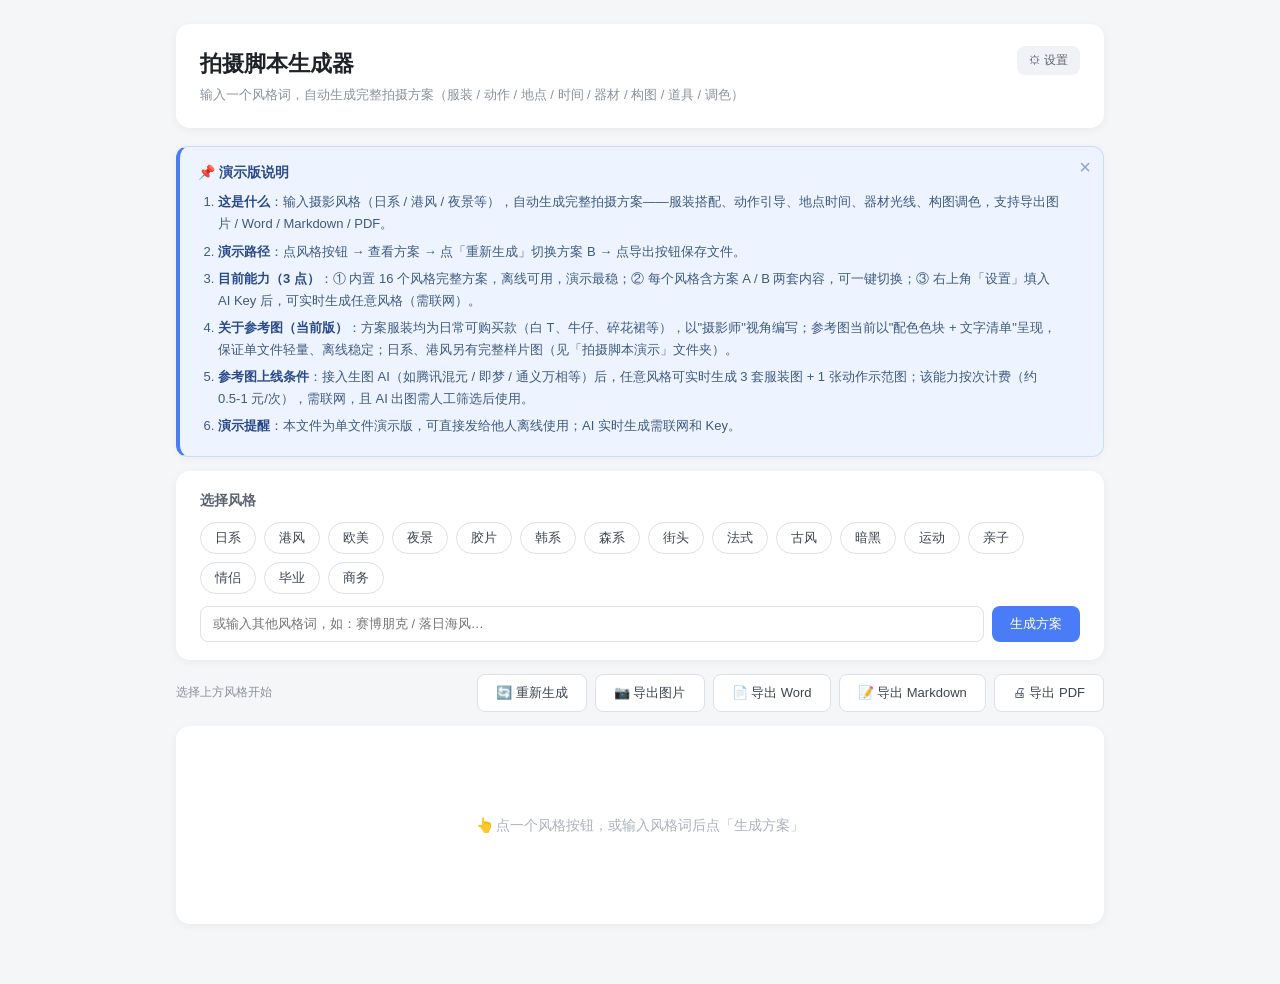
<file: assets/ai-demo/script.html>
<!DOCTYPE html>
<html lang="zh-CN">
<head>
<meta charset="UTF-8">
<meta name="viewport" content="width=device-width, initial-scale=1.0">
<title>拍摄脚本生成器 · 演示版</title>
<script>
/*!
 * html2canvas 1.4.1 <https://html2canvas.hertzen.com>
 * Copyright (c) 2022 Niklas von Hertzen <https://hertzen.com>
 * Released under MIT License
 */
!function(A,e){"object"==typeof exports&&"undefined"!=typeof module?module.exports=e():"function"==typeof define&&define.amd?define(e):(A="undefined"!=typeof globalThis?globalThis:A||self).html2canvas=e()}(this,function(){"use strict";
/*! *****************************************************************************
    Copyright (c) Microsoft Corporation.

    Permission to use, copy, modify, and/or distribute this software for any
    purpose with or without fee is hereby granted.

    THE SOFTWARE IS PROVIDED "AS IS" AND THE AUTHOR DISCLAIMS ALL WARRANTIES WITH
    REGARD TO THIS SOFTWARE INCLUDING ALL IMPLIED WARRANTIES OF MERCHANTABILITY
    AND FITNESS. IN NO EVENT SHALL THE AUTHOR BE LIABLE FOR ANY SPECIAL, DIRECT,
    INDIRECT, OR CONSEQUENTIAL DAMAGES OR ANY DAMAGES WHATSOEVER RESULTING FROM
    LOSS OF USE, DATA OR PROFITS, WHETHER IN AN ACTION OF CONTRACT, NEGLIGENCE OR
    OTHER TORTIOUS ACTION, ARISING OUT OF OR IN CONNECTION WITH THE USE OR
    PERFORMANCE OF THIS SOFTWARE.
    ***************************************************************************** */var r=function(A,e){return(r=Object.setPrototypeOf||{__proto__:[]}instanceof Array&&function(A,e){A.__proto__=e}||function(A,e){for(var t in e)Object.prototype.hasOwnProperty.call(e,t)&&(A[t]=e[t])})(A,e)};function A(A,e){if("function"!=typeof e&&null!==e)throw new TypeError("Class extends value "+String(e)+" is not a constructor or null");function t(){this.constructor=A}r(A,e),A.prototype=null===e?Object.create(e):(t.prototype=e.prototype,new t)}var h=function(){return(h=Object.assign||function(A){for(var e,t=1,r=arguments.length;t<r;t++)for(var B in e=arguments[t])Object.prototype.hasOwnProperty.call(e,B)&&(A[B]=e[B]);return A}).apply(this,arguments)};function a(A,s,o,i){return new(o=o||Promise)(function(t,e){function r(A){try{n(i.next(A))}catch(A){e(A)}}function B(A){try{n(i.throw(A))}catch(A){e(A)}}function n(A){var e;A.done?t(A.value):((e=A.value)instanceof o?e:new o(function(A){A(e)})).then(r,B)}n((i=i.apply(A,s||[])).next())})}function H(t,r){var B,n,s,o={label:0,sent:function(){if(1&s[0])throw s[1];return s[1]},trys:[],ops:[]},A={next:e(0),throw:e(1),return:e(2)};return"function"==typeof Symbol&&(A[Symbol.iterator]=function(){return this}),A;function e(e){return function(A){return function(e){if(B)throw new TypeError("Generator is already executing.");for(;o;)try{if(B=1,n&&(s=2&e[0]?n.return:e[0]?n.throw||((s=n.return)&&s.call(n),0):n.next)&&!(s=s.call(n,e[1])).done)return s;switch(n=0,(e=s?[2&e[0],s.value]:e)[0]){case 0:case 1:s=e;break;case 4:return o.label++,{value:e[1],done:!1};case 5:o.label++,n=e[1],e=[0];continue;case 7:e=o.ops.pop(),o.trys.pop();continue;default:if(!(s=0<(s=o.trys).length&&s[s.length-1])&&(6===e[0]||2===e[0])){o=0;continue}if(3===e[0]&&(!s||e[1]>s[0]&&e[1]<s[3])){o.label=e[1];break}if(6===e[0]&&o.label<s[1]){o.label=s[1],s=e;break}if(s&&o.label<s[2]){o.label=s[2],o.ops.push(e);break}s[2]&&o.ops.pop(),o.trys.pop();continue}e=r.call(t,o)}catch(A){e=[6,A],n=0}finally{B=s=0}if(5&e[0])throw e[1];return{value:e[0]?e[1]:void 0,done:!0}}([e,A])}}}function t(A,e,t){if(t||2===arguments.length)for(var r,B=0,n=e.length;B<n;B++)!r&&B in e||((r=r||Array.prototype.slice.call(e,0,B))[B]=e[B]);return A.concat(r||e)}var d=(B.prototype.add=function(A,e,t,r){return new B(this.left+A,this.top+e,this.width+t,this.height+r)},B.fromClientRect=function(A,e){return new B(e.left+A.windowBounds.left,e.top+A.windowBounds.top,e.width,e.height)},B.fromDOMRectList=function(A,e){e=Array.from(e).find(function(A){return 0!==A.width});return e?new B(e.left+A.windowBounds.left,e.top+A.windowBounds.top,e.width,e.height):B.EMPTY},B.EMPTY=new B(0,0,0,0),B);function B(A,e,t,r){this.left=A,this.top=e,this.width=t,this.height=r}for(var f=function(A,e){return d.fromClientRect(A,e.getBoundingClientRect())},Q=function(A){for(var e=[],t=0,r=A.length;t<r;){var B,n=A.charCodeAt(t++);55296<=n&&n<=56319&&t<r?56320==(64512&(B=A.charCodeAt(t++)))?e.push(((1023&n)<<10)+(1023&B)+65536):(e.push(n),t--):e.push(n)}return e},g=function(){for(var A=[],e=0;e<arguments.length;e++)A[e]=arguments[e];if(String.fromCodePoint)return String.fromCodePoint.apply(String,A);var t=A.length;if(!t)return"";for(var r=[],B=-1,n="";++B<t;){var s=A[B];s<=65535?r.push(s):(s-=65536,r.push(55296+(s>>10),s%1024+56320)),(B+1===t||16384<r.length)&&(n+=String.fromCharCode.apply(String,r),r.length=0)}return n},e="ABCDEFGHIJKLMNOPQRSTUVWXYZabcdefghijklmnopqrstuvwxyz0123456789+/",n="undefined"==typeof Uint8Array?[]:new Uint8Array(256),s=0;s<e.length;s++)n[e.charCodeAt(s)]=s;for(var o="ABCDEFGHIJKLMNOPQRSTUVWXYZabcdefghijklmnopqrstuvwxyz0123456789+/",c="undefined"==typeof Uint8Array?[]:new Uint8Array(256),i=0;i<o.length;i++)c[o.charCodeAt(i)]=i;function w(A,e,t){return A.slice?A.slice(e,t):new Uint16Array(Array.prototype.slice.call(A,e,t))}var U=(l.prototype.get=function(A){var e;if(0<=A){if(A<55296||56319<A&&A<=65535)return e=this.index[A>>5],this.data[e=(e<<2)+(31&A)];if(A<=65535)return e=this.index[2048+(A-55296>>5)],this.data[e=(e<<2)+(31&A)];if(A<this.highStart)return e=this.index[e=2080+(A>>11)],e=this.index[e+=A>>5&63],this.data[e=(e<<2)+(31&A)];if(A<=1114111)return this.data[this.highValueIndex]}return this.errorValue},l);function l(A,e,t,r,B,n){this.initialValue=A,this.errorValue=e,this.highStart=t,this.highValueIndex=r,this.index=B,this.data=n}for(var C="ABCDEFGHIJKLMNOPQRSTUVWXYZabcdefghijklmnopqrstuvwxyz0123456789+/",u="undefined"==typeof Uint8Array?[]:new Uint8Array(256),F=0;F<C.length;F++)u[C.charCodeAt(F)]=F;function p(A,e,t,r){var B=r[t];if(Array.isArray(A)?-1!==A.indexOf(B):A===B)for(var n=t;n<=r.length;){if((o=r[++n])===e)return 1;if(o!==D)break}if(B===D)for(n=t;0<n;){var s=r[--n];if(Array.isArray(A)?-1!==A.indexOf(s):A===s)for(var o,i=t;i<=r.length;){if((o=r[++i])===e)return 1;if(o!==D)break}if(s!==D)break}}function E(A,e){for(var t=A;0<=t;){var r=e[t];if(r!==D)return r;t--}return 0}function I(t,A){var e=(B=function(A,r){void 0===r&&(r="strict");var B=[],n=[],s=[];return A.forEach(function(A,e){var t=rA.get(A);if(50<t?(s.push(!0),t-=50):s.push(!1),-1!==["normal","auto","loose"].indexOf(r)&&-1!==[8208,8211,12316,12448].indexOf(A))return n.push(e),B.push(16);if(4!==t&&11!==t)return n.push(e),31===t?B.push("strict"===r?O:q):t===AA||29===t?B.push(J):43===t?131072<=A&&A<=196605||196608<=A&&A<=262141?B.push(q):B.push(J):void B.push(t);if(0===e)return n.push(e),B.push(J);t=B[e-1];return-1===iA.indexOf(t)?(n.push(n[e-1]),B.push(t)):(n.push(e),B.push(J))}),[n,B,s]}(t,(A=A||{lineBreak:"normal",wordBreak:"normal"}).lineBreak))[0],r=B[1],B=B[2];return[e,r="break-all"===A.wordBreak||"break-word"===A.wordBreak?r.map(function(A){return-1!==[R,J,AA].indexOf(A)?q:A}):r,"keep-all"===A.wordBreak?B.map(function(A,e){return A&&19968<=t[e]&&t[e]<=40959}):void 0]}var y,K,m,L,b,D=10,v=13,x=15,M=17,S=18,T=19,G=20,O=21,V=22,k=24,R=25,N=26,P=27,X=28,J=30,Y=32,W=33,Z=34,_=35,q=37,j=38,z=39,$=40,AA=42,eA=[9001,65288],tA="×",rA=(m=function(A){var e,t,r,B,n=.75*A.length,s=A.length,o=0;"="===A[A.length-1]&&(n--,"="===A[A.length-2]&&n--);for(var n=new("undefined"!=typeof ArrayBuffer&&"undefined"!=typeof Uint8Array&&void 0!==Uint8Array.prototype.slice?ArrayBuffer:Array)(n),i=Array.isArray(n)?n:new Uint8Array(n),Q=0;Q<s;Q+=4)e=c[A.charCodeAt(Q)],t=c[A.charCodeAt(Q+1)],r=c[A.charCodeAt(Q+2)],B=c[A.charCodeAt(Q+3)],i[o++]=e<<2|t>>4,i[o++]=(15&t)<<4|r>>2,i[o++]=(3&r)<<6|63&B;return n}(y="[base64]/[base64]/[base64]/8DvwO/A78DvwO/A78DvwO/A78DvwO/A78DvwO/A78DvwO/A78DvwO/A78DvwO/A78DvwO/[base64]/CzAAMACHC4sLkwubC58Lpwt1AK4Ltgt1APsDMAAwADAAMAAwADAAMAAwAL4LwwvLC9IL1wvdCzAAMADlC+kL8Qv5C/[base64]/[base64]/[base64]//[base64]"),L=Array.isArray(m)?function(A){for(var e=A.length,t=[],r=0;r<e;r+=4)t.push(A[r+3]<<24|A[r+2]<<16|A[r+1]<<8|A[r]);return t}(m):new Uint32Array(m),b=Array.isArray(m)?function(A){for(var e=A.length,t=[],r=0;r<e;r+=2)t.push(A[r+1]<<8|A[r]);return t}(m):new Uint16Array(m),y=w(b,12,L[4]/2),K=2===L[5]?w(b,(24+L[4])/2):(m=L,b=Math.ceil((24+L[4])/4),m.slice?m.slice(b,K):new Uint32Array(Array.prototype.slice.call(m,b,K))),new U(L[0],L[1],L[2],L[3],y,K)),BA=[J,36],nA=[1,2,3,5],sA=[D,8],oA=[P,N],iA=nA.concat(sA),QA=[j,z,$,Z,_],cA=[x,v],aA=(gA.prototype.slice=function(){return g.apply(void 0,this.codePoints.slice(this.start,this.end))},gA);function gA(A,e,t,r){this.codePoints=A,this.required="!"===e,this.start=t,this.end=r}function wA(A,e){var t=Q(A),r=(e=I(t,e))[0],B=e[1],n=e[2],s=t.length,o=0,i=0;return{next:function(){if(s<=i)return{done:!0,value:null};for(var A=tA;i<s&&(A=function(A,e,t,r,B){if(0===t[r])return tA;var n=r-1;if(Array.isArray(B)&&!0===B[n])return tA;var s=n-1,o=1+n,i=e[n],r=0<=s?e[s]:0,B=e[o];if(2===i&&3===B)return tA;if(-1!==nA.indexOf(i))return"!";if(-1!==nA.indexOf(B))return tA;if(-1!==sA.indexOf(B))return tA;if(8===E(n,e))return"÷";if(11===rA.get(A[n]))return tA;if((i===Y||i===W)&&11===rA.get(A[o]))return tA;if(7===i||7===B)return tA;if(9===i)return tA;if(-1===[D,v,x].indexOf(i)&&9===B)return tA;if(-1!==[M,S,T,k,X].indexOf(B))return tA;if(E(n,e)===V)return tA;if(p(23,V,n,e))return tA;if(p([M,S],O,n,e))return tA;if(p(12,12,n,e))return tA;if(i===D)return"÷";if(23===i||23===B)return tA;if(16===B||16===i)return"÷";if(-1!==[v,x,O].indexOf(B)||14===i)return tA;if(36===r&&-1!==cA.indexOf(i))return tA;if(i===X&&36===B)return tA;if(B===G)return tA;if(-1!==BA.indexOf(B)&&i===R||-1!==BA.indexOf(i)&&B===R)return tA;if(i===P&&-1!==[q,Y,W].indexOf(B)||-1!==[q,Y,W].indexOf(i)&&B===N)return tA;if(-1!==BA.indexOf(i)&&-1!==oA.indexOf(B)||-1!==oA.indexOf(i)&&-1!==BA.indexOf(B))return tA;if(-1!==[P,N].indexOf(i)&&(B===R||-1!==[V,x].indexOf(B)&&e[1+o]===R)||-1!==[V,x].indexOf(i)&&B===R||i===R&&-1!==[R,X,k].indexOf(B))return tA;if(-1!==[R,X,k,M,S].indexOf(B))for(var Q=n;0<=Q;){if((c=e[Q])===R)return tA;if(-1===[X,k].indexOf(c))break;Q--}if(-1!==[P,N].indexOf(B))for(var c,Q=-1!==[M,S].indexOf(i)?s:n;0<=Q;){if((c=e[Q])===R)return tA;if(-1===[X,k].indexOf(c))break;Q--}if(j===i&&-1!==[j,z,Z,_].indexOf(B)||-1!==[z,Z].indexOf(i)&&-1!==[z,$].indexOf(B)||-1!==[$,_].indexOf(i)&&B===$)return tA;if(-1!==QA.indexOf(i)&&-1!==[G,N].indexOf(B)||-1!==QA.indexOf(B)&&i===P)return tA;if(-1!==BA.indexOf(i)&&-1!==BA.indexOf(B))return tA;if(i===k&&-1!==BA.indexOf(B))return tA;if(-1!==BA.concat(R).indexOf(i)&&B===V&&-1===eA.indexOf(A[o])||-1!==BA.concat(R).indexOf(B)&&i===S)return tA;if(41===i&&41===B){for(var a=t[n],g=1;0<a&&41===e[--a];)g++;if(g%2!=0)return tA}return i===Y&&B===W?tA:"÷"}(t,B,r,++i,n))===tA;);if(A===tA&&i!==s)return{done:!0,value:null};var e=new aA(t,A,o,i);return o=i,{value:e,done:!1}}}}function UA(A){return 48<=A&&A<=57}function lA(A){return UA(A)||65<=A&&A<=70||97<=A&&A<=102}function CA(A){return 10===A||9===A||32===A}function uA(A){return 97<=(t=e=A)&&t<=122||65<=(e=e)&&e<=90||128<=A||95===A;var e,t}function FA(A){return uA(A)||UA(A)||45===A}function hA(A,e){return 92===A&&10!==e}function dA(A,e,t){return 45===A?uA(e)||hA(e,t):!!uA(A)||92===A&&10!==e}function fA(A,e,t){return 43===A||45===A?!!UA(e)||46===e&&UA(t):UA(46===A?e:A)}var HA={type:2},pA={type:3},EA={type:4},IA={type:13},yA={type:8},KA={type:21},mA={type:9},LA={type:10},bA={type:11},DA={type:12},vA={type:14},xA={type:23},MA={type:1},SA={type:25},TA={type:24},GA={type:26},OA={type:27},VA={type:28},kA={type:29},RA={type:31},NA={type:32},PA=(XA.prototype.write=function(A){this._value=this._value.concat(Q(A))},XA.prototype.read=function(){for(var A=[],e=this.consumeToken();e!==NA;)A.push(e),e=this.consumeToken();return A},XA.prototype.consumeToken=function(){var A=this.consumeCodePoint();switch(A){case 34:return this.consumeStringToken(34);case 35:var e=this.peekCodePoint(0),t=this.peekCodePoint(1),r=this.peekCodePoint(2);if(FA(e)||hA(t,r)){var B=dA(e,t,r)?2:1;return{type:5,value:this.consumeName(),flags:B}}break;case 36:if(61===this.peekCodePoint(0))return this.consumeCodePoint(),IA;break;case 39:return this.consumeStringToken(39);case 40:return HA;case 41:return pA;case 42:if(61===this.peekCodePoint(0))return this.consumeCodePoint(),vA;break;case 43:if(fA(A,this.peekCodePoint(0),this.peekCodePoint(1)))return this.reconsumeCodePoint(A),this.consumeNumericToken();break;case 44:return EA;case 45:var r=A,B=this.peekCodePoint(0),n=this.peekCodePoint(1);if(fA(r,B,n))return this.reconsumeCodePoint(A),this.consumeNumericToken();if(dA(r,B,n))return this.reconsumeCodePoint(A),this.consumeIdentLikeToken();if(45===B&&62===n)return this.consumeCodePoint(),this.consumeCodePoint(),TA;break;case 46:if(fA(A,this.peekCodePoint(0),this.peekCodePoint(1)))return this.reconsumeCodePoint(A),this.consumeNumericToken();break;case 47:if(42===this.peekCodePoint(0))for(this.consumeCodePoint();;){var s=this.consumeCodePoint();if(42===s&&47===(s=this.consumeCodePoint()))return this.consumeToken();if(-1===s)return this.consumeToken()}break;case 58:return GA;case 59:return OA;case 60:if(33===this.peekCodePoint(0)&&45===this.peekCodePoint(1)&&45===this.peekCodePoint(2))return this.consumeCodePoint(),this.consumeCodePoint(),SA;break;case 64:var n=this.peekCodePoint(0),o=this.peekCodePoint(1),i=this.peekCodePoint(2);if(dA(n,o,i))return{type:7,value:this.consumeName()};break;case 91:return VA;case 92:if(hA(A,this.peekCodePoint(0)))return this.reconsumeCodePoint(A),this.consumeIdentLikeToken();break;case 93:return kA;case 61:if(61===this.peekCodePoint(0))return this.consumeCodePoint(),yA;break;case 123:return bA;case 125:return DA;case 117:case 85:o=this.peekCodePoint(0),i=this.peekCodePoint(1);return 43!==o||!lA(i)&&63!==i||(this.consumeCodePoint(),this.consumeUnicodeRangeToken()),this.reconsumeCodePoint(A),this.consumeIdentLikeToken();case 124:if(61===this.peekCodePoint(0))return this.consumeCodePoint(),mA;if(124===this.peekCodePoint(0))return this.consumeCodePoint(),KA;break;case 126:if(61===this.peekCodePoint(0))return this.consumeCodePoint(),LA;break;case-1:return NA}return CA(A)?(this.consumeWhiteSpace(),RA):UA(A)?(this.reconsumeCodePoint(A),this.consumeNumericToken()):uA(A)?(this.reconsumeCodePoint(A),this.consumeIdentLikeToken()):{type:6,value:g(A)}},XA.prototype.consumeCodePoint=function(){var A=this._value.shift();return void 0===A?-1:A},XA.prototype.reconsumeCodePoint=function(A){this._value.unshift(A)},XA.prototype.peekCodePoint=function(A){return A>=this._value.length?-1:this._value[A]},XA.prototype.consumeUnicodeRangeToken=function(){for(var A=[],e=this.consumeCodePoint();lA(e)&&A.length<6;)A.push(e),e=this.consumeCodePoint();for(var t=!1;63===e&&A.length<6;)A.push(e),e=this.consumeCodePoint(),t=!0;if(t)return{type:30,start:parseInt(g.apply(void 0,A.map(function(A){return 63===A?48:A})),16),end:parseInt(g.apply(void 0,A.map(function(A){return 63===A?70:A})),16)};var r=parseInt(g.apply(void 0,A),16);if(45===this.peekCodePoint(0)&&lA(this.peekCodePoint(1))){this.consumeCodePoint();for(var e=this.consumeCodePoint(),B=[];lA(e)&&B.length<6;)B.push(e),e=this.consumeCodePoint();return{type:30,start:r,end:parseInt(g.apply(void 0,B),16)}}return{type:30,start:r,end:r}},XA.prototype.consumeIdentLikeToken=function(){var A=this.consumeName();return"url"===A.toLowerCase()&&40===this.peekCodePoint(0)?(this.consumeCodePoint(),this.consumeUrlToken()):40===this.peekCodePoint(0)?(this.consumeCodePoint(),{type:19,value:A}):{type:20,value:A}},XA.prototype.consumeUrlToken=function(){var A=[];if(this.consumeWhiteSpace(),-1===this.peekCodePoint(0))return{type:22,value:""};var e,t=this.peekCodePoint(0);if(39===t||34===t){t=this.consumeStringToken(this.consumeCodePoint());return 0===t.type&&(this.consumeWhiteSpace(),-1===this.peekCodePoint(0)||41===this.peekCodePoint(0))?(this.consumeCodePoint(),{type:22,value:t.value}):(this.consumeBadUrlRemnants(),xA)}for(;;){var r=this.consumeCodePoint();if(-1===r||41===r)return{type:22,value:g.apply(void 0,A)};if(CA(r))return this.consumeWhiteSpace(),-1===this.peekCodePoint(0)||41===this.peekCodePoint(0)?(this.consumeCodePoint(),{type:22,value:g.apply(void 0,A)}):(this.consumeBadUrlRemnants(),xA);if(34===r||39===r||40===r||(0<=(e=r)&&e<=8||11===e||14<=e&&e<=31||127===e))return this.consumeBadUrlRemnants(),xA;if(92===r){if(!hA(r,this.peekCodePoint(0)))return this.consumeBadUrlRemnants(),xA;A.push(this.consumeEscapedCodePoint())}else A.push(r)}},XA.prototype.consumeWhiteSpace=function(){for(;CA(this.peekCodePoint(0));)this.consumeCodePoint()},XA.prototype.consumeBadUrlRemnants=function(){for(;;){var A=this.consumeCodePoint();if(41===A||-1===A)return;hA(A,this.peekCodePoint(0))&&this.consumeEscapedCodePoint()}},XA.prototype.consumeStringSlice=function(A){for(var e="";0<A;){var t=Math.min(5e4,A);e+=g.apply(void 0,this._value.splice(0,t)),A-=t}return this._value.shift(),e},XA.prototype.consumeStringToken=function(A){for(var e="",t=0;;){var r,B=this._value[t];if(-1===B||void 0===B||B===A)return{type:0,value:e+=this.consumeStringSlice(t)};if(10===B)return this._value.splice(0,t),MA;92!==B||-1!==(r=this._value[t+1])&&void 0!==r&&(10===r?(e+=this.consumeStringSlice(t),t=-1,this._value.shift()):hA(B,r)&&(e+=this.consumeStringSlice(t),e+=g(this.consumeEscapedCodePoint()),t=-1)),t++}},XA.prototype.consumeNumber=function(){var A=[],e=4;for(43!==(t=this.peekCodePoint(0))&&45!==t||A.push(this.consumeCodePoint());UA(this.peekCodePoint(0));)A.push(this.consumeCodePoint());var t=this.peekCodePoint(0),r=this.peekCodePoint(1);if(46===t&&UA(r))for(A.push(this.consumeCodePoint(),this.consumeCodePoint()),e=8;UA(this.peekCodePoint(0));)A.push(this.consumeCodePoint());t=this.peekCodePoint(0);var r=this.peekCodePoint(1),B=this.peekCodePoint(2);if((69===t||101===t)&&((43===r||45===r)&&UA(B)||UA(r)))for(A.push(this.consumeCodePoint(),this.consumeCodePoint()),e=8;UA(this.peekCodePoint(0));)A.push(this.consumeCodePoint());return[function(A){var e=0,t=1;43!==A[e]&&45!==A[e]||(45===A[e]&&(t=-1),e++);for(var r=[];UA(A[e]);)r.push(A[e++]);var B=r.length?parseInt(g.apply(void 0,r),10):0;46===A[e]&&e++;for(var n=[];UA(A[e]);)n.push(A[e++]);var s=n.length,o=s?parseInt(g.apply(void 0,n),10):0;69!==A[e]&&101!==A[e]||e++;var i=1;43!==A[e]&&45!==A[e]||(45===A[e]&&(i=-1),e++);for(var Q=[];UA(A[e]);)Q.push(A[e++]);var c=Q.length?parseInt(g.apply(void 0,Q),10):0;return t*(B+o*Math.pow(10,-s))*Math.pow(10,i*c)}(A),e]},XA.prototype.consumeNumericToken=function(){var A=this.consumeNumber(),e=A[0],t=A[1],r=this.peekCodePoint(0),B=this.peekCodePoint(1),A=this.peekCodePoint(2);return dA(r,B,A)?{type:15,number:e,flags:t,unit:this.consumeName()}:37===r?(this.consumeCodePoint(),{type:16,number:e,flags:t}):{type:17,number:e,flags:t}},XA.prototype.consumeEscapedCodePoint=function(){var A,e=this.consumeCodePoint();if(lA(e)){for(var t=g(e);lA(this.peekCodePoint(0))&&t.length<6;)t+=g(this.consumeCodePoint());CA(this.peekCodePoint(0))&&this.consumeCodePoint();var r=parseInt(t,16);return 0===r||55296<=(A=r)&&A<=57343||1114111<r?65533:r}return-1===e?65533:e},XA.prototype.consumeName=function(){for(var A="";;){var e=this.consumeCodePoint();if(FA(e))A+=g(e);else{if(!hA(e,this.peekCodePoint(0)))return this.reconsumeCodePoint(e),A;A+=g(this.consumeEscapedCodePoint())}}},XA);function XA(){this._value=[]}var JA=(YA.create=function(A){var e=new PA;return e.write(A),new YA(e.read())},YA.parseValue=function(A){return YA.create(A).parseComponentValue()},YA.parseValues=function(A){return YA.create(A).parseComponentValues()},YA.prototype.parseComponentValue=function(){for(var A=this.consumeToken();31===A.type;)A=this.consumeToken();if(32===A.type)throw new SyntaxError("Error parsing CSS component value, unexpected EOF");this.reconsumeToken(A);for(var e=this.consumeComponentValue();31===(A=this.consumeToken()).type;);if(32===A.type)return e;throw new SyntaxError("Error parsing CSS component value, multiple values found when expecting only one")},YA.prototype.parseComponentValues=function(){for(var A=[];;){var e=this.consumeComponentValue();if(32===e.type)return A;A.push(e),A.push()}},YA.prototype.consumeComponentValue=function(){var A=this.consumeToken();switch(A.type){case 11:case 28:case 2:return this.consumeSimpleBlock(A.type);case 19:return this.consumeFunction(A)}return A},YA.prototype.consumeSimpleBlock=function(A){for(var e={type:A,values:[]},t=this.consumeToken();;){if(32===t.type||ce(t,A))return e;this.reconsumeToken(t),e.values.push(this.consumeComponentValue()),t=this.consumeToken()}},YA.prototype.consumeFunction=function(A){for(var e={name:A.value,values:[],type:18};;){var t=this.consumeToken();if(32===t.type||3===t.type)return e;this.reconsumeToken(t),e.values.push(this.consumeComponentValue())}},YA.prototype.consumeToken=function(){var A=this._tokens.shift();return void 0===A?NA:A},YA.prototype.reconsumeToken=function(A){this._tokens.unshift(A)},YA);function YA(A){this._tokens=A}function WA(A){return 15===A.type}function ZA(A){return 17===A.type}function _A(A){return 20===A.type}function qA(A){return 0===A.type}function jA(A,e){return _A(A)&&A.value===e}function zA(A){return 31!==A.type}function $A(A){return 31!==A.type&&4!==A.type}function Ae(A){var e=[],t=[];return A.forEach(function(A){if(4===A.type){if(0===t.length)throw new Error("Error parsing function args, zero tokens for arg");return e.push(t),void(t=[])}31!==A.type&&t.push(A)}),t.length&&e.push(t),e}function ee(A){return 17===A.type||15===A.type}function te(A){return 16===A.type||ee(A)}function re(A){return 1<A.length?[A[0],A[1]]:[A[0]]}function Be(A,e,t){var r=A[0],A=A[1];return[Ue(r,e),Ue(void 0!==A?A:r,t)]}function ne(A){return 15===A.type&&("deg"===A.unit||"grad"===A.unit||"rad"===A.unit||"turn"===A.unit)}function se(A){switch(A.filter(_A).map(function(A){return A.value}).join(" ")){case"to bottom right":case"to right bottom":case"left top":case"top left":return[ae,ae];case"to top":case"bottom":return Ce(0);case"to bottom left":case"to left bottom":case"right top":case"top right":return[ae,we];case"to right":case"left":return Ce(90);case"to top left":case"to left top":case"right bottom":case"bottom right":return[we,we];case"to bottom":case"top":return Ce(180);case"to top right":case"to right top":case"left bottom":case"bottom left":return[we,ae];case"to left":case"right":return Ce(270)}return 0}function oe(A){return 0==(255&A)}function ie(A){var e=255&A,t=255&A>>8,r=255&A>>16,A=255&A>>24;return e<255?"rgba("+A+","+r+","+t+","+e/255+")":"rgb("+A+","+r+","+t+")"}function Qe(A,e){if(17===A.type)return A.number;if(16!==A.type)return 0;var t=3===e?1:255;return 3===e?A.number/100*t:Math.round(A.number/100*t)}var ce=function(A,e){return 11===e&&12===A.type||(28===e&&29===A.type||2===e&&3===A.type)},ae={type:17,number:0,flags:4},ge={type:16,number:50,flags:4},we={type:16,number:100,flags:4},Ue=function(A,e){if(16===A.type)return A.number/100*e;if(WA(A))switch(A.unit){case"rem":case"em":return 16*A.number;default:return A.number}return A.number},le=function(A,e){if(15===e.type)switch(e.unit){case"deg":return Math.PI*e.number/180;case"grad":return Math.PI/200*e.number;case"rad":return e.number;case"turn":return 2*Math.PI*e.number}throw new Error("Unsupported angle type")},Ce=function(A){return Math.PI*A/180},ue=function(A,e){if(18===e.type){var t=me[e.name];if(void 0===t)throw new Error('Attempting to parse an unsupported color function "'+e.name+'"');return t(A,e.values)}if(5===e.type){if(3===e.value.length){var r=e.value.substring(0,1),B=e.value.substring(1,2),n=e.value.substring(2,3);return Fe(parseInt(r+r,16),parseInt(B+B,16),parseInt(n+n,16),1)}if(4===e.value.length){var r=e.value.substring(0,1),B=e.value.substring(1,2),n=e.value.substring(2,3),s=e.value.substring(3,4);return Fe(parseInt(r+r,16),parseInt(B+B,16),parseInt(n+n,16),parseInt(s+s,16)/255)}if(6===e.value.length){r=e.value.substring(0,2),B=e.value.substring(2,4),n=e.value.substring(4,6);return Fe(parseInt(r,16),parseInt(B,16),parseInt(n,16),1)}if(8===e.value.length){r=e.value.substring(0,2),B=e.value.substring(2,4),n=e.value.substring(4,6),s=e.value.substring(6,8);return Fe(parseInt(r,16),parseInt(B,16),parseInt(n,16),parseInt(s,16)/255)}}if(20===e.type){e=Le[e.value.toUpperCase()];if(void 0!==e)return e}return Le.TRANSPARENT},Fe=function(A,e,t,r){return(A<<24|e<<16|t<<8|Math.round(255*r)<<0)>>>0},he=function(A,e){e=e.filter($A);if(3===e.length){var t=e.map(Qe),r=t[0],B=t[1],t=t[2];return Fe(r,B,t,1)}if(4!==e.length)return 0;e=e.map(Qe),r=e[0],B=e[1],t=e[2],e=e[3];return Fe(r,B,t,e)};function de(A,e,t){return t<0&&(t+=1),1<=t&&--t,t<1/6?(e-A)*t*6+A:t<.5?e:t<2/3?6*(e-A)*(2/3-t)+A:A}function fe(A,e){return ue(A,JA.create(e).parseComponentValue())}function He(A,e){return A=ue(A,e[0]),(e=e[1])&&te(e)?{color:A,stop:e}:{color:A,stop:null}}function pe(A,t){var e=A[0],r=A[A.length-1];null===e.stop&&(e.stop=ae),null===r.stop&&(r.stop=we);for(var B=[],n=0,s=0;s<A.length;s++){var o=A[s].stop;null!==o?(n<(o=Ue(o,t))?B.push(o):B.push(n),n=o):B.push(null)}for(var i=null,s=0;s<B.length;s++){var Q=B[s];if(null===Q)null===i&&(i=s);else if(null!==i){for(var c=s-i,a=(Q-B[i-1])/(1+c),g=1;g<=c;g++)B[i+g-1]=a*g;i=null}}return A.map(function(A,e){return{color:A.color,stop:Math.max(Math.min(1,B[e]/t),0)}})}function Ee(A,e,t){var r="number"==typeof A?A:(s=e/2,r=(n=t)/2,s=Ue((B=A)[0],e)-s,n=r-Ue(B[1],n),(Math.atan2(n,s)+2*Math.PI)%(2*Math.PI)),B=Math.abs(e*Math.sin(r))+Math.abs(t*Math.cos(r)),n=e/2,s=t/2,e=B/2,t=Math.sin(r-Math.PI/2)*e,e=Math.cos(r-Math.PI/2)*e;return[B,n-e,n+e,s-t,s+t]}function Ie(A,e){return Math.sqrt(A*A+e*e)}function ye(A,e,B,n,s){return[[0,0],[0,e],[A,0],[A,e]].reduce(function(A,e){var t=e[0],r=e[1],r=Ie(B-t,n-r);return(s?r<A.optimumDistance:r>A.optimumDistance)?{optimumCorner:e,optimumDistance:r}:A},{optimumDistance:s?1/0:-1/0,optimumCorner:null}).optimumCorner}var Ke=function(A,e){var t=e.filter($A),r=t[0],B=t[1],n=t[2],e=t[3],t=(17===r.type?Ce(r.number):le(A,r))/(2*Math.PI),A=te(B)?B.number/100:0,r=te(n)?n.number/100:0,B=void 0!==e&&te(e)?Ue(e,1):1;if(0==A)return Fe(255*r,255*r,255*r,1);n=r<=.5?r*(1+A):r+A-r*A,e=2*r-n,A=de(e,n,t+1/3),r=de(e,n,t),t=de(e,n,t-1/3);return Fe(255*A,255*r,255*t,B)},me={hsl:Ke,hsla:Ke,rgb:he,rgba:he},Le={ALICEBLUE:4042850303,ANTIQUEWHITE:4209760255,AQUA:16777215,AQUAMARINE:2147472639,AZURE:4043309055,BEIGE:4126530815,BISQUE:4293182719,BLACK:255,BLANCHEDALMOND:4293643775,BLUE:65535,BLUEVIOLET:2318131967,BROWN:2771004159,BURLYWOOD:3736635391,CADETBLUE:1604231423,CHARTREUSE:2147418367,CHOCOLATE:3530104575,CORAL:4286533887,CORNFLOWERBLUE:1687547391,CORNSILK:4294499583,CRIMSON:3692313855,CYAN:16777215,DARKBLUE:35839,DARKCYAN:9145343,DARKGOLDENROD:3095837695,DARKGRAY:2846468607,DARKGREEN:6553855,DARKGREY:2846468607,DARKKHAKI:3182914559,DARKMAGENTA:2332068863,DARKOLIVEGREEN:1433087999,DARKORANGE:4287365375,DARKORCHID:2570243327,DARKRED:2332033279,DARKSALMON:3918953215,DARKSEAGREEN:2411499519,DARKSLATEBLUE:1211993087,DARKSLATEGRAY:793726975,DARKSLATEGREY:793726975,DARKTURQUOISE:13554175,DARKVIOLET:2483082239,DEEPPINK:4279538687,DEEPSKYBLUE:12582911,DIMGRAY:1768516095,DIMGREY:1768516095,DODGERBLUE:512819199,FIREBRICK:2988581631,FLORALWHITE:4294635775,FORESTGREEN:579543807,FUCHSIA:4278255615,GAINSBORO:3705462015,GHOSTWHITE:4177068031,GOLD:4292280575,GOLDENROD:3668254975,GRAY:2155905279,GREEN:8388863,GREENYELLOW:2919182335,GREY:2155905279,HONEYDEW:4043305215,HOTPINK:4285117695,INDIANRED:3445382399,INDIGO:1258324735,IVORY:4294963455,KHAKI:4041641215,LAVENDER:3873897215,LAVENDERBLUSH:4293981695,LAWNGREEN:2096890111,LEMONCHIFFON:4294626815,LIGHTBLUE:2916673279,LIGHTCORAL:4034953471,LIGHTCYAN:3774873599,LIGHTGOLDENRODYELLOW:4210742015,LIGHTGRAY:3553874943,LIGHTGREEN:2431553791,LIGHTGREY:3553874943,LIGHTPINK:4290167295,LIGHTSALMON:4288707327,LIGHTSEAGREEN:548580095,LIGHTSKYBLUE:2278488831,LIGHTSLATEGRAY:2005441023,LIGHTSLATEGREY:2005441023,LIGHTSTEELBLUE:2965692159,LIGHTYELLOW:4294959359,LIME:16711935,LIMEGREEN:852308735,LINEN:4210091775,MAGENTA:4278255615,MAROON:2147483903,MEDIUMAQUAMARINE:1724754687,MEDIUMBLUE:52735,MEDIUMORCHID:3126187007,MEDIUMPURPLE:2473647103,MEDIUMSEAGREEN:1018393087,MEDIUMSLATEBLUE:2070474495,MEDIUMSPRINGGREEN:16423679,MEDIUMTURQUOISE:1221709055,MEDIUMVIOLETRED:3340076543,MIDNIGHTBLUE:421097727,MINTCREAM:4127193855,MISTYROSE:4293190143,MOCCASIN:4293178879,NAVAJOWHITE:4292783615,NAVY:33023,OLDLACE:4260751103,OLIVE:2155872511,OLIVEDRAB:1804477439,ORANGE:4289003775,ORANGERED:4282712319,ORCHID:3664828159,PALEGOLDENROD:4008225535,PALEGREEN:2566625535,PALETURQUOISE:2951671551,PALEVIOLETRED:3681588223,PAPAYAWHIP:4293907967,PEACHPUFF:4292524543,PERU:3448061951,PINK:4290825215,PLUM:3718307327,POWDERBLUE:2967529215,PURPLE:2147516671,REBECCAPURPLE:1714657791,RED:4278190335,ROSYBROWN:3163525119,ROYALBLUE:1097458175,SADDLEBROWN:2336560127,SALMON:4202722047,SANDYBROWN:4104413439,SEAGREEN:780883967,SEASHELL:4294307583,SIENNA:2689740287,SILVER:3233857791,SKYBLUE:2278484991,SLATEBLUE:1784335871,SLATEGRAY:1887473919,SLATEGREY:1887473919,SNOW:4294638335,SPRINGGREEN:16744447,STEELBLUE:1182971135,TAN:3535047935,TEAL:8421631,THISTLE:3636451583,TOMATO:4284696575,TRANSPARENT:0,TURQUOISE:1088475391,VIOLET:4001558271,WHEAT:4125012991,WHITE:4294967295,WHITESMOKE:4126537215,YELLOW:4294902015,YELLOWGREEN:2597139199},be={name:"background-clip",initialValue:"border-box",prefix:!1,type:1,parse:function(A,e){return e.map(function(A){if(_A(A))switch(A.value){case"padding-box":return 1;case"content-box":return 2}return 0})}},De={name:"background-color",initialValue:"transparent",prefix:!1,type:3,format:"color"},Ke=function(t,A){var r=Ce(180),B=[];return Ae(A).forEach(function(A,e){if(0===e){e=A[0];if(20===e.type&&-1!==["top","left","right","bottom"].indexOf(e.value))return void(r=se(A));if(ne(e))return void(r=(le(t,e)+Ce(270))%Ce(360))}A=He(t,A);B.push(A)}),{angle:r,stops:B,type:1}},ve="closest-side",xe="farthest-side",Me="closest-corner",Se="farthest-corner",Te="ellipse",Ge="contain",he=function(r,A){var B=0,n=3,s=[],o=[];return Ae(A).forEach(function(A,e){var t=!0;0===e?t=A.reduce(function(A,e){if(_A(e))switch(e.value){case"center":return o.push(ge),!1;case"top":case"left":return o.push(ae),!1;case"right":case"bottom":return o.push(we),!1}else if(te(e)||ee(e))return o.push(e),!1;return A},t):1===e&&(t=A.reduce(function(A,e){if(_A(e))switch(e.value){case"circle":return B=0,!1;case Te:return!(B=1);case Ge:case ve:return n=0,!1;case xe:return!(n=1);case Me:return!(n=2);case"cover":case Se:return!(n=3)}else if(ee(e)||te(e))return(n=!Array.isArray(n)?[]:n).push(e),!1;return A},t)),t&&(A=He(r,A),s.push(A))}),{size:n,shape:B,stops:s,position:o,type:2}},Oe=function(A,e){if(22===e.type){var t={url:e.value,type:0};return A.cache.addImage(e.value),t}if(18!==e.type)throw new Error("Unsupported image type "+e.type);t=ke[e.name];if(void 0===t)throw new Error('Attempting to parse an unsupported image function "'+e.name+'"');return t(A,e.values)};var Ve,ke={"linear-gradient":function(t,A){var r=Ce(180),B=[];return Ae(A).forEach(function(A,e){if(0===e){e=A[0];if(20===e.type&&"to"===e.value)return void(r=se(A));if(ne(e))return void(r=le(t,e))}A=He(t,A);B.push(A)}),{angle:r,stops:B,type:1}},"-moz-linear-gradient":Ke,"-ms-linear-gradient":Ke,"-o-linear-gradient":Ke,"-webkit-linear-gradient":Ke,"radial-gradient":function(B,A){var n=0,s=3,o=[],i=[];return Ae(A).forEach(function(A,e){var t,r=!0;0===e&&(t=!1,r=A.reduce(function(A,e){if(t)if(_A(e))switch(e.value){case"center":return i.push(ge),A;case"top":case"left":return i.push(ae),A;case"right":case"bottom":return i.push(we),A}else(te(e)||ee(e))&&i.push(e);else if(_A(e))switch(e.value){case"circle":return n=0,!1;case Te:return!(n=1);case"at":return!(t=!0);case ve:return s=0,!1;case"cover":case xe:return!(s=1);case Ge:case Me:return!(s=2);case Se:return!(s=3)}else if(ee(e)||te(e))return(s=!Array.isArray(s)?[]:s).push(e),!1;return A},r)),r&&(A=He(B,A),o.push(A))}),{size:s,shape:n,stops:o,position:i,type:2}},"-moz-radial-gradient":he,"-ms-radial-gradient":he,"-o-radial-gradient":he,"-webkit-radial-gradient":he,"-webkit-gradient":function(r,A){var e=Ce(180),B=[],n=1;return Ae(A).forEach(function(A,e){var t,A=A[0];if(0===e){if(_A(A)&&"linear"===A.value)return void(n=1);if(_A(A)&&"radial"===A.value)return void(n=2)}18===A.type&&("from"===A.name?(t=ue(r,A.values[0]),B.push({stop:ae,color:t})):"to"===A.name?(t=ue(r,A.values[0]),B.push({stop:we,color:t})):"color-stop"!==A.name||2===(A=A.values.filter($A)).length&&(t=ue(r,A[1]),A=A[0],ZA(A)&&B.push({stop:{type:16,number:100*A.number,flags:A.flags},color:t})))}),1===n?{angle:(e+Ce(180))%Ce(360),stops:B,type:n}:{size:3,shape:0,stops:B,position:[],type:n}}},Re={name:"background-image",initialValue:"none",type:1,prefix:!1,parse:function(e,A){if(0===A.length)return[];var t=A[0];return 20===t.type&&"none"===t.value?[]:A.filter(function(A){return $A(A)&&!(20===(A=A).type&&"none"===A.value||18===A.type&&!ke[A.name])}).map(function(A){return Oe(e,A)})}},Ne={name:"background-origin",initialValue:"border-box",prefix:!1,type:1,parse:function(A,e){return e.map(function(A){if(_A(A))switch(A.value){case"padding-box":return 1;case"content-box":return 2}return 0})}},Pe={name:"background-position",initialValue:"0% 0%",type:1,prefix:!1,parse:function(A,e){return Ae(e).map(function(A){return A.filter(te)}).map(re)}},Xe={name:"background-repeat",initialValue:"repeat",prefix:!1,type:1,parse:function(A,e){return Ae(e).map(function(A){return A.filter(_A).map(function(A){return A.value}).join(" ")}).map(Je)}},Je=function(A){switch(A){case"no-repeat":return 1;case"repeat-x":case"repeat no-repeat":return 2;case"repeat-y":case"no-repeat repeat":return 3;default:return 0}};(he=Ve=Ve||{}).AUTO="auto",he.CONTAIN="contain";function Ye(A,e){return _A(A)&&"normal"===A.value?1.2*e:17===A.type?e*A.number:te(A)?Ue(A,e):e}var We,Ze,_e={name:"background-size",initialValue:"0",prefix:!(he.COVER="cover"),type:1,parse:function(A,e){return Ae(e).map(function(A){return A.filter(qe)})}},qe=function(A){return _A(A)||te(A)},he=function(A){return{name:"border-"+A+"-color",initialValue:"transparent",prefix:!1,type:3,format:"color"}},je=he("top"),ze=he("right"),$e=he("bottom"),At=he("left"),he=function(A){return{name:"border-radius-"+A,initialValue:"0 0",prefix:!1,type:1,parse:function(A,e){return re(e.filter(te))}}},et=he("top-left"),tt=he("top-right"),rt=he("bottom-right"),Bt=he("bottom-left"),he=function(A){return{name:"border-"+A+"-style",initialValue:"solid",prefix:!1,type:2,parse:function(A,e){switch(e){case"none":return 0;case"dashed":return 2;case"dotted":return 3;case"double":return 4}return 1}}},nt=he("top"),st=he("right"),ot=he("bottom"),it=he("left"),he=function(A){return{name:"border-"+A+"-width",initialValue:"0",type:0,prefix:!1,parse:function(A,e){return WA(e)?e.number:0}}},Qt=he("top"),ct=he("right"),at=he("bottom"),gt=he("left"),wt={name:"color",initialValue:"transparent",prefix:!1,type:3,format:"color"},Ut={name:"direction",initialValue:"ltr",prefix:!1,type:2,parse:function(A,e){return"rtl"!==e?0:1}},lt={name:"display",initialValue:"inline-block",prefix:!1,type:1,parse:function(A,e){return e.filter(_A).reduce(function(A,e){return A|Ct(e.value)},0)}},Ct=function(A){switch(A){case"block":case"-webkit-box":return 2;case"inline":return 4;case"run-in":return 8;case"flow":return 16;case"flow-root":return 32;case"table":return 64;case"flex":case"-webkit-flex":return 128;case"grid":case"-ms-grid":return 256;case"ruby":return 512;case"subgrid":return 1024;case"list-item":return 2048;case"table-row-group":return 4096;case"table-header-group":return 8192;case"table-footer-group":return 16384;case"table-row":return 32768;case"table-cell":return 65536;case"table-column-group":return 131072;case"table-column":return 262144;case"table-caption":return 524288;case"ruby-base":return 1048576;case"ruby-text":return 2097152;case"ruby-base-container":return 4194304;case"ruby-text-container":return 8388608;case"contents":return 16777216;case"inline-block":return 33554432;case"inline-list-item":return 67108864;case"inline-table":return 134217728;case"inline-flex":return 268435456;case"inline-grid":return 536870912}return 0},ut={name:"float",initialValue:"none",prefix:!1,type:2,parse:function(A,e){switch(e){case"left":return 1;case"right":return 2;case"inline-start":return 3;case"inline-end":return 4}return 0}},Ft={name:"letter-spacing",initialValue:"0",prefix:!1,type:0,parse:function(A,e){return!(20===e.type&&"normal"===e.value||17!==e.type&&15!==e.type)?e.number:0}},ht={name:"line-break",initialValue:(he=We=We||{}).NORMAL="normal",prefix:!(he.STRICT="strict"),type:2,parse:function(A,e){return"strict"!==e?We.NORMAL:We.STRICT}},dt={name:"line-height",initialValue:"normal",prefix:!1,type:4},ft={name:"list-style-image",initialValue:"none",type:0,prefix:!1,parse:function(A,e){return 20===e.type&&"none"===e.value?null:Oe(A,e)}},Ht={name:"list-style-position",initialValue:"outside",prefix:!1,type:2,parse:function(A,e){return"inside"!==e?1:0}},pt={name:"list-style-type",initialValue:"none",prefix:!1,type:2,parse:function(A,e){switch(e){case"disc":return 0;case"circle":return 1;case"square":return 2;case"decimal":return 3;case"cjk-decimal":return 4;case"decimal-leading-zero":return 5;case"lower-roman":return 6;case"upper-roman":return 7;case"lower-greek":return 8;case"lower-alpha":return 9;case"upper-alpha":return 10;case"arabic-indic":return 11;case"armenian":return 12;case"bengali":return 13;case"cambodian":return 14;case"cjk-earthly-branch":return 15;case"cjk-heavenly-stem":return 16;case"cjk-ideographic":return 17;case"devanagari":return 18;case"ethiopic-numeric":return 19;case"georgian":return 20;case"gujarati":return 21;case"gurmukhi":case"hebrew":return 22;case"hiragana":return 23;case"hiragana-iroha":return 24;case"japanese-formal":return 25;case"japanese-informal":return 26;case"kannada":return 27;case"katakana":return 28;case"katakana-iroha":return 29;case"khmer":return 30;case"korean-hangul-formal":return 31;case"korean-hanja-formal":return 32;case"korean-hanja-informal":return 33;case"lao":return 34;case"lower-armenian":return 35;case"malayalam":return 36;case"mongolian":return 37;case"myanmar":return 38;case"oriya":return 39;case"persian":return 40;case"simp-chinese-formal":return 41;case"simp-chinese-informal":return 42;case"tamil":return 43;case"telugu":return 44;case"thai":return 45;case"tibetan":return 46;case"trad-chinese-formal":return 47;case"trad-chinese-informal":return 48;case"upper-armenian":return 49;case"disclosure-open":return 50;case"disclosure-closed":return 51;default:return-1}}},he=function(A){return{name:"margin-"+A,initialValue:"0",prefix:!1,type:4}},Et=he("top"),It=he("right"),yt=he("bottom"),Kt=he("left"),mt={name:"overflow",initialValue:"visible",prefix:!1,type:1,parse:function(A,e){return e.filter(_A).map(function(A){switch(A.value){case"hidden":return 1;case"scroll":return 2;case"clip":return 3;case"auto":return 4;default:return 0}})}},Lt={name:"overflow-wrap",initialValue:"normal",prefix:!1,type:2,parse:function(A,e){return"break-word"!==e?"normal":"break-word"}},he=function(A){return{name:"padding-"+A,initialValue:"0",prefix:!1,type:3,format:"length-percentage"}},bt=he("top"),Dt=he("right"),vt=he("bottom"),xt=he("left"),Mt={name:"text-align",initialValue:"left",prefix:!1,type:2,parse:function(A,e){switch(e){case"right":return 2;case"center":case"justify":return 1;default:return 0}}},St={name:"position",initialValue:"static",prefix:!1,type:2,parse:function(A,e){switch(e){case"relative":return 1;case"absolute":return 2;case"fixed":return 3;case"sticky":return 4}return 0}},Tt={name:"text-shadow",initialValue:"none",type:1,prefix:!1,parse:function(n,A){return 1===A.length&&jA(A[0],"none")?[]:Ae(A).map(function(A){for(var e={color:Le.TRANSPARENT,offsetX:ae,offsetY:ae,blur:ae},t=0,r=0;r<A.length;r++){var B=A[r];ee(B)?(0===t?e.offsetX=B:1===t?e.offsetY=B:e.blur=B,t++):e.color=ue(n,B)}return e})}},Gt={name:"text-transform",initialValue:"none",prefix:!1,type:2,parse:function(A,e){switch(e){case"uppercase":return 2;case"lowercase":return 1;case"capitalize":return 3}return 0}},Ot={name:"transform",initialValue:"none",prefix:!0,type:0,parse:function(A,e){if(20===e.type&&"none"===e.value)return null;if(18!==e.type)return null;var t=Vt[e.name];if(void 0===t)throw new Error('Attempting to parse an unsupported transform function "'+e.name+'"');return t(e.values)}},Vt={matrix:function(A){A=A.filter(function(A){return 17===A.type}).map(function(A){return A.number});return 6===A.length?A:null},matrix3d:function(A){var e=A.filter(function(A){return 17===A.type}).map(function(A){return A.number}),t=e[0],r=e[1];e[2],e[3];var B=e[4],n=e[5];e[6],e[7],e[8],e[9],e[10],e[11];var s=e[12],A=e[13];return e[14],e[15],16===e.length?[t,r,B,n,s,A]:null}},he={type:16,number:50,flags:4},kt=[he,he],Rt={name:"transform-origin",initialValue:"50% 50%",prefix:!0,type:1,parse:function(A,e){e=e.filter(te);return 2!==e.length?kt:[e[0],e[1]]}},Nt={name:"visible",initialValue:"none",prefix:!1,type:2,parse:function(A,e){switch(e){case"hidden":return 1;case"collapse":return 2;default:return 0}}};(he=Ze=Ze||{}).NORMAL="normal",he.BREAK_ALL="break-all";function Pt(A,e){return 0!=(A&e)}function Xt(A,e,t){return(A=A&&A[Math.min(e,A.length-1)])?t?A.open:A.close:""}var Jt={name:"word-break",initialValue:"normal",prefix:!(he.KEEP_ALL="keep-all"),type:2,parse:function(A,e){switch(e){case"break-all":return Ze.BREAK_ALL;case"keep-all":return Ze.KEEP_ALL;default:return Ze.NORMAL}}},Yt={name:"z-index",initialValue:"auto",prefix:!1,type:0,parse:function(A,e){if(20===e.type)return{auto:!0,order:0};if(ZA(e))return{auto:!1,order:e.number};throw new Error("Invalid z-index number parsed")}},Wt=function(A,e){if(15===e.type)switch(e.unit.toLowerCase()){case"s":return 1e3*e.number;case"ms":return e.number}throw new Error("Unsupported time type")},Zt={name:"opacity",initialValue:"1",type:0,prefix:!1,parse:function(A,e){return ZA(e)?e.number:1}},_t={name:"text-decoration-color",initialValue:"transparent",prefix:!1,type:3,format:"color"},qt={name:"text-decoration-line",initialValue:"none",prefix:!1,type:1,parse:function(A,e){return e.filter(_A).map(function(A){switch(A.value){case"underline":return 1;case"overline":return 2;case"line-through":return 3;case"none":return 4}return 0}).filter(function(A){return 0!==A})}},jt={name:"font-family",initialValue:"",prefix:!1,type:1,parse:function(A,e){var t=[],r=[];return e.forEach(function(A){switch(A.type){case 20:case 0:t.push(A.value);break;case 17:t.push(A.number.toString());break;case 4:r.push(t.join(" ")),t.length=0}}),t.length&&r.push(t.join(" ")),r.map(function(A){return-1===A.indexOf(" ")?A:"'"+A+"'"})}},zt={name:"font-size",initialValue:"0",prefix:!1,type:3,format:"length"},$t={name:"font-weight",initialValue:"normal",type:0,prefix:!1,parse:function(A,e){return ZA(e)?e.number:!_A(e)||"bold"!==e.value?400:700}},Ar={name:"font-variant",initialValue:"none",type:1,prefix:!1,parse:function(A,e){return e.filter(_A).map(function(A){return A.value})}},er={name:"font-style",initialValue:"normal",prefix:!1,type:2,parse:function(A,e){switch(e){case"oblique":return"oblique";case"italic":return"italic";default:return"normal"}}},tr={name:"content",initialValue:"none",type:1,prefix:!1,parse:function(A,e){if(0===e.length)return[];var t=e[0];return 20===t.type&&"none"===t.value?[]:e}},rr={name:"counter-increment",initialValue:"none",prefix:!0,type:1,parse:function(A,e){if(0===e.length)return null;var t=e[0];if(20===t.type&&"none"===t.value)return null;for(var r=[],B=e.filter(zA),n=0;n<B.length;n++){var s=B[n],o=B[n+1];20===s.type&&(o=o&&ZA(o)?o.number:1,r.push({counter:s.value,increment:o}))}return r}},Br={name:"counter-reset",initialValue:"none",prefix:!0,type:1,parse:function(A,e){if(0===e.length)return[];for(var t=[],r=e.filter(zA),B=0;B<r.length;B++){var n=r[B],s=r[B+1];_A(n)&&"none"!==n.value&&(s=s&&ZA(s)?s.number:0,t.push({counter:n.value,reset:s}))}return t}},nr={name:"duration",initialValue:"0s",prefix:!1,type:1,parse:function(e,A){return A.filter(WA).map(function(A){return Wt(e,A)})}},sr={name:"quotes",initialValue:"none",prefix:!0,type:1,parse:function(A,e){if(0===e.length)return null;var t=e[0];if(20===t.type&&"none"===t.value)return null;var r=[],B=e.filter(qA);if(B.length%2!=0)return null;for(var n=0;n<B.length;n+=2){var s=B[n].value,o=B[n+1].value;r.push({open:s,close:o})}return r}},or={name:"box-shadow",initialValue:"none",type:1,prefix:!1,parse:function(n,A){return 1===A.length&&jA(A[0],"none")?[]:Ae(A).map(function(A){for(var e={color:255,offsetX:ae,offsetY:ae,blur:ae,spread:ae,inset:!1},t=0,r=0;r<A.length;r++){var B=A[r];jA(B,"inset")?e.inset=!0:ee(B)?(0===t?e.offsetX=B:1===t?e.offsetY=B:2===t?e.blur=B:e.spread=B,t++):e.color=ue(n,B)}return e})}},ir={name:"paint-order",initialValue:"normal",prefix:!1,type:1,parse:function(A,e){var t=[];return e.filter(_A).forEach(function(A){switch(A.value){case"stroke":t.push(1);break;case"fill":t.push(0);break;case"markers":t.push(2)}}),[0,1,2].forEach(function(A){-1===t.indexOf(A)&&t.push(A)}),t}},Qr={name:"-webkit-text-stroke-color",initialValue:"currentcolor",prefix:!1,type:3,format:"color"},cr={name:"-webkit-text-stroke-width",initialValue:"0",type:0,prefix:!1,parse:function(A,e){return WA(e)?e.number:0}},ar=(gr.prototype.isVisible=function(){return 0<this.display&&0<this.opacity&&0===this.visibility},gr.prototype.isTransparent=function(){return oe(this.backgroundColor)},gr.prototype.isTransformed=function(){return null!==this.transform},gr.prototype.isPositioned=function(){return 0!==this.position},gr.prototype.isPositionedWithZIndex=function(){return this.isPositioned()&&!this.zIndex.auto},gr.prototype.isFloating=function(){return 0!==this.float},gr.prototype.isInlineLevel=function(){return Pt(this.display,4)||Pt(this.display,33554432)||Pt(this.display,268435456)||Pt(this.display,536870912)||Pt(this.display,67108864)||Pt(this.display,134217728)},gr);function gr(A,e){this.animationDuration=lr(A,nr,e.animationDuration),this.backgroundClip=lr(A,be,e.backgroundClip),this.backgroundColor=lr(A,De,e.backgroundColor),this.backgroundImage=lr(A,Re,e.backgroundImage),this.backgroundOrigin=lr(A,Ne,e.backgroundOrigin),this.backgroundPosition=lr(A,Pe,e.backgroundPosition),this.backgroundRepeat=lr(A,Xe,e.backgroundRepeat),this.backgroundSize=lr(A,_e,e.backgroundSize),this.borderTopColor=lr(A,je,e.borderTopColor),this.borderRightColor=lr(A,ze,e.borderRightColor),this.borderBottomColor=lr(A,$e,e.borderBottomColor),this.borderLeftColor=lr(A,At,e.borderLeftColor),this.borderTopLeftRadius=lr(A,et,e.borderTopLeftRadius),this.borderTopRightRadius=lr(A,tt,e.borderTopRightRadius),this.borderBottomRightRadius=lr(A,rt,e.borderBottomRightRadius),this.borderBottomLeftRadius=lr(A,Bt,e.borderBottomLeftRadius),this.borderTopStyle=lr(A,nt,e.borderTopStyle),this.borderRightStyle=lr(A,st,e.borderRightStyle),this.borderBottomStyle=lr(A,ot,e.borderBottomStyle),this.borderLeftStyle=lr(A,it,e.borderLeftStyle),this.borderTopWidth=lr(A,Qt,e.borderTopWidth),this.borderRightWidth=lr(A,ct,e.borderRightWidth),this.borderBottomWidth=lr(A,at,e.borderBottomWidth),this.borderLeftWidth=lr(A,gt,e.borderLeftWidth),this.boxShadow=lr(A,or,e.boxShadow),thicolor=lr(A,wt,e.color),this.direction=lr(A,Ut,e.direction),this.display=lr(A,lt,e.display),this.float=lr(A,ut,e.cssFloat),this.fontFamily=lr(A,jt,e.fontFamily),this.fontSize=lr(A,zt,e.fontSize),this.fontStyle=lr(A,er,e.fontStyle),this.fontVariant=lr(A,Ar,e.fontVariant),this.fontWeight=lr(A,$t,e.fontWeight),this.letterSpacing=lr(A,Ft,e.letterSpacing),this.lineBreak=lr(A,ht,e.lineBreak),this.lineHeight=lr(A,dt,e.lineHeight),this.listStyleImage=lr(A,ft,e.listStyleImage),this.listStylePosition=lr(A,Ht,e.listStylePosition),this.listStyleType=lr(A,pt,e.listStyleType),this.marginTop=lr(A,Et,e.marginTop),this.marginRight=lr(A,It,e.marginRight),this.marginBottom=lr(A,yt,e.marginBottom),this.marginLeft=lr(A,Kt,e.marginLeft),this.opacity=lr(A,Zt,e.opacity);var t=lr(A,mt,e.overflow);this.overflowX=t[0],this.overflowY=t[1<t.length?1:0],this.overflowWrap=lr(A,Lt,e.overflowWrap),this.paddingTop=lr(A,bt,e.paddingTop),this.paddingRight=lr(A,Dt,e.paddingRight),this.paddingBottom=lr(A,vt,e.paddingBottom),this.paddingLeft=lr(A,xt,e.paddingLeft),this.paintOrder=lr(A,ir,e.paintOrder),this.position=lr(A,St,e.position),this.textAlign=lr(A,Mt,e.textAlign),this.textDecorationColor=lr(A,_t,null!==(t=e.textDecorationColor)&&void 0!==t?t:e.color),this.textDecorationLine=lr(A,qt,null!==(t=e.textDecorationLine)&&void 0!==t?t:e.textDecoration),this.textShadow=lr(A,Tt,e.textShadow),this.textTransform=lr(A,Gt,e.textTransform),this.transform=lr(A,Ot,e.transform),this.transformOrigin=lr(A,Rt,e.transformOrigin),this.visibility=lr(A,Nt,e.visibility),this.webkitTextStrokeColor=lr(A,Qr,e.webkitTextStrokeColor),this.webkitTextStrokeWidth=lr(A,cr,e.webkitTextStrokeWidth),this.wordBreak=lr(A,Jt,e.wordBreak),this.zIndex=lr(A,Yt,e.zIndex)}for(var wr=function(A,e){this.content=lr(A,tr,e.content),this.quotes=lr(A,sr,e.quotes)},Ur=function(A,e){this.counterIncrement=lr(A,rr,e.counterIncrement),this.counterReset=lr(A,Br,e.counterReset)},lr=function(A,e,t){var r=new PA,t=null!=t?t.toString():e.initialValue;r.write(t);var B=new JA(r.read());switch(e.type){case 2:var n=B.parseComponentValue();return e.parse(A,_A(n)?n.value:e.initialValue);case 0:return e.parse(A,B.parseComponentValue());case 1:return e.parse(A,B.parseComponentValues());case 4:return B.parseComponentValue();case 3:switch(e.format){case"angle":return le(A,B.parseComponentValue());case"color":return ue(A,B.parseComponentValue());case"image":return Oe(A,B.parseComponentValue());case"length":var s=B.parseComponentValue();return ee(s)?s:ae;case"length-percentage":s=B.parseComponentValue();return te(s)?s:ae;case"time":return Wt(A,B.parseComponentValue())}}},Cr=function(A,e){A=function(A){switch(A.getAttribute("data-html2canvas-debug")){case"all":return 1;case"clone":return 2;case"parse":return 3;case"render":return 4;default:return 0}}(A);return 1===A||e===A},ur=function(A,e){this.context=A,this.textNodes=[],this.elements=[],this.flags=0,Cr(e,3),this.styles=new ar(A,window.getComputedStyle(e,null)),JB(e)&&(this.styles.animationDuration.some(function(A){return 0<A})&&(e.style.animationDuration="0s"),null!==this.styles.transform&&(e.style.transform="none")),this.bounds=f(this.context,e),Cr(e,4)&&(this.flags|=16)},Fr="ABCDEFGHIJKLMNOPQRSTUVWXYZabcdefghijklmnopqrstuvwxyz0123456789+/",hr="undefined"==typeof Uint8Array?[]:new Uint8Array(256),dr=0;dr<Fr.length;dr++)hr[Fr.charCodeAt(dr)]=dr;function fr(A,e,t){return A.slice?A.slice(e,t):new Uint16Array(Array.prototype.slice.call(A,e,t))}var Hr=(pr.prototype.get=function(A){var e;if(0<=A){if(A<55296||56319<A&&A<=65535)return e=this.index[A>>5],this.data[e=(e<<2)+(31&A)];if(A<=65535)return e=this.index[2048+(A-55296>>5)],this.data[e=(e<<2)+(31&A)];if(A<this.highStart)return e=this.index[e=2080+(A>>11)],e=this.index[e+=A>>5&63],this.data[e=(e<<2)+(31&A)];if(A<=1114111)return this.data[this.highValueIndex]}return this.errorValue},pr);function pr(A,e,t,r,B,n){this.initialValue=A,this.errorValue=e,this.highStart=t,this.highValueIndex=r,this.index=B,this.data=n}for(var Er="ABCDEFGHIJKLMNOPQRSTUVWXYZabcdefghijklmnopqrstuvwxyz0123456789+/",Ir="undefined"==typeof Uint8Array?[]:new Uint8Array(256),yr=0;yr<Er.length;yr++)Ir[Er.charCodeAt(yr)]=yr;function Kr(A){return kr.get(A)}function mr(A){var t=function(A){for(var e=[],t=0,r=A.length;t<r;){var B,n=A.charCodeAt(t++);55296<=n&&n<=56319&&t<r?56320==(64512&(B=A.charCodeAt(t++)))?e.push(((1023&n)<<10)+(1023&B)+65536):(e.push(n),t--):e.push(n)}return e}(A),r=t.length,B=0,n=0,s=t.map(Kr);return{next:function(){if(r<=B)return{done:!0,value:null};for(var A=Rr;B<r&&(A=function(A,e){var t=e-2,r=A[t],B=A[e-1],e=A[e];if(2===B&&3===e)return Rr;if(2===B||3===B||4===B)return"÷";if(2===e||3===e||4===e)return"÷";if(B===Tr&&-1!==[Tr,Gr,Or,Vr].indexOf(e))return Rr;if(!(B!==Or&&B!==Gr||e!==Gr&&10!==e))return Rr;if((B===Vr||10===B)&&10===e)return Rr;if(13===e||5===e)return Rr;if(7===e)return Rr;if(1===B)return Rr;if(13===B&&14===e){for(;5===r;)r=A[--t];if(14===r)return Rr}if(15===B&&15===e){for(var n=0;15===r;)n++,r=A[--t];if(n%2==0)return Rr}return"÷"}(s,++B))===Rr;);if(A===Rr&&B!==r)return{done:!0,value:null};var e=function(){for(var A=[],e=0;e<arguments.length;e++)A[e]=arguments[e];if(String.fromCodePoint)return String.fromCodePoint.apply(String,A);var t=A.length;if(!t)return"";for(var r=[],B=-1,n="";++B<t;){var s=A[B];s<=65535?r.push(s):(s-=65536,r.push(55296+(s>>10),s%1024+56320)),(B+1===t||16384<r.length)&&(n+=String.fromCharCode.apply(String,r),r.length=0)}return n}.apply(null,t.slice(n,B));return n=B,{value:e,done:!1}}}}function Lr(A){return 0===A[0]&&255===A[1]&&0===A[2]&&255===A[3]}var br,Dr,vr,xr,Mr,Sr,Tr=8,Gr=9,Or=11,Vr=12,kr=(vr=function(A){var e,t,r,B,n=.75*A.length,s=A.length,o=0;"="===A[A.length-1]&&(n--,"="===A[A.length-2]&&n--);for(var n=new("undefined"!=typeof ArrayBuffer&&"undefined"!=typeof Uint8Array&&void 0!==Uint8Array.prototype.slice?ArrayBuffer:Array)(n),i=Array.isArray(n)?n:new Uint8Array(n),Q=0;Q<s;Q+=4)e=hr[A.charCodeAt(Q)],t=hr[A.charCodeAt(Q+1)],r=hr[A.charCodeAt(Q+2)],B=hr[A.charCodeAt(Q+3)],i[o++]=e<<2|t>>4,i[o++]=(15&t)<<4|r>>2,i[o++]=(3&r)<<6|63&B;return n}(br="[base64]/[base64]/[base64]/[base64]/oEpgO6AqsD+AAIAAgAswMIAAgACAAIAIkAuwP5AfsBwwPLAwgACAAIAAgACADRA9kDCAAIAOED6QMIAAgACAAIAAgACADuA/[base64]///////[base64]"),xr=Array.isArray(vr)?function(A){for(var e=A.length,t=[],r=0;r<e;r+=4)t.push(A[r+3]<<24|A[r+2]<<16|A[r+1]<<8|A[r]);return t}(vr):new Uint32Array(vr),Mr=Array.isArray(vr)?function(A){for(var e=A.length,t=[],r=0;r<e;r+=2)t.push(A[r+1]<<8|A[r]);return t}(vr):new Uint16Array(vr),br=fr(Mr,12,xr[4]/2),Dr=2===xr[5]?fr(Mr,(24+xr[4])/2):(vr=xr,Mr=Math.ceil((24+xr[4])/4),vr.slice?vr.slice(Mr,Dr):new Uint32Array(Array.prototype.slice.call(vr,Mr,Dr))),new Hr(xr[0],xr[1],xr[2],xr[3],br,Dr)),Rr="×",Nr=function(A,e,t,r,B){var n="http://www.w3.org/2000/svg",s=document.createElementNS(n,"svg"),n=document.createElementNS(n,"foreignObject");return s.setAttributeNS(null,"width",A.toString()),s.setAttributeNS(null,"height",e.toString()),n.setAttributeNS(null,"width","100%"),n.setAttributeNS(null,"height","100%"),n.setAttributeNS(null,"x",t.toString()),n.setAttributeNS(null,"y",r.toString()),n.setAttributeNS(null,"externalResourcesRequired","true"),s.appendChild(n),n.appendChild(B),s},Pr=function(r){return new Promise(function(A,e){var t=new Image;t.onload=function(){return A(t)},t.onerror=e,t.src="data:image/svg+xml;charset=utf-8,"+encodeURIComponent((new XMLSerializer).serializeToString(r))})},Xr={get SUPPORT_RANGE_BOUNDS(){var A=function(A){if(A.createRange){var e=A.createRange();if(e.getBoundingClientRect){var t=A.createElement("boundtest");t.style.height="123px",t.style.display="block",A.body.appendChild(t),e.selectNode(t);e=e.getBoundingClientRect(),e=Math.round(e.height);if(A.body.removeChild(t),123===e)return!0}}return!1}(document);return Object.defineProperty(Xr,"SUPPORT_RANGE_BOUNDS",{value:A}),A},get SUPPORT_WORD_BREAKING(){var A=Xr.SUPPORT_RANGE_BOUNDS&&function(A){var e=A.createElement("boundtest");e.style.width="50px",e.style.display="block",e.style.fontSize="12px",e.style.letterSpacing="0px",e.style.wordSpacing="0px",A.body.appendChild(e);var r=A.createRange();e.innerHTML="function"==typeof"".repeat?"&#128104;".repeat(10):"";var B=e.firstChild,t=Q(B.data).map(function(A){return g(A)}),n=0,s={},t=t.every(function(A,e){r.setStart(B,n),r.setEnd(B,n+A.length);var t=r.getBoundingClientRect();n+=A.length;A=t.x>s.x||t.y>s.y;return s=t,0===e||A});return A.body.removeChild(e),t}(document);return Object.defineProperty(Xr,"SUPPORT_WORD_BREAKING",{value:A}),A},get SUPPORT_SVG_DRAWING(){var A=function(A){var e=new Image,t=A.createElement("canvas"),A=t.getContext("2d");if(!A)return!1;e.src="data:image/svg+xml,<svg xmlns='http://www.w3.org/2000/svg'></svg>";try{A.drawImage(e,0,0),t.toDataURL()}catch(A){return!1}return!0}(document);return Object.defineProperty(Xr,"SUPPORT_SVG_DRAWING",{value:A}),A},get SUPPORT_FOREIGNOBJECT_DRAWING(){var A="function"==typeof Array.from&&"function"==typeof window.fetch?function(t){var A=t.createElement("canvas"),r=100;A.width=r,A.height=r;var B=A.getContext("2d");if(!B)return Promise.reject(!1);B.fillStyle="rgb(0, 255, 0)",B.fillRect(0,0,r,r);var e=new Image,n=A.toDataURL();e.src=n;e=Nr(r,r,0,0,e);return B.fillStyle="red",B.fillRect(0,0,r,r),Pr(e).then(function(A){B.drawImage(A,0,0);var e=B.getImageData(0,0,r,r).data;B.fillStyle="red",B.fillRect(0,0,r,r);A=t.createElement("div");return A.style.backgroundImage="url("+n+")",A.style.height="100px",Lr(e)?Pr(Nr(r,r,0,0,A)):Promise.reject(!1)}).then(function(A){return B.drawImage(A,0,0),Lr(B.getImageData(0,0,r,r).data)}).catch(function(){return!1})}(document):Promise.resolve(!1);return Object.defineProperty(Xr,"SUPPORT_FOREIGNOBJECT_DRAWING",{value:A}),A},get SUPPORT_CORS_IMAGES(){var A=void 0!==(new Image).crossOrigin;return Object.defineProperty(Xr,"SUPPORT_CORS_IMAGES",{value:A}),A},get SUPPORT_RESPONSE_TYPE(){var A="string"==typeof(new XMLHttpRequest).responseType;return Object.defineProperty(Xr,"SUPPORT_RESPONSE_TYPE",{value:A}),A},get SUPPORT_CORS_XHR(){var A="withCredentials"in new XMLHttpRequest;return Object.defineProperty(Xr,"SUPPORT_CORS_XHR",{value:A}),A},get SUPPORT_NATIVE_TEXT_SEGMENTATION(){var A=!("undefined"==typeof Intl||!Intl.Segmenter);return Object.defineProperty(Xr,"SUPPORT_NATIVE_TEXT_SEGMENTATION",{value:A}),A}},Jr=function(A,e){this.text=A,this.bounds=e},Yr=function(A,e){var t=e.ownerDocument;if(t){var r=t.createElement("html2canvaswrapper");r.appendChild(e.cloneNode(!0));t=e.parentNode;if(t){t.replaceChild(r,e);A=f(A,r);return r.firstChild&&t.replaceChild(r.firstChild,r),A}}return d.EMPTY},Wr=function(A,e,t){var r=A.ownerDocument;if(!r)throw new Error("Node has no owner document");r=r.createRange();return r.setStart(A,e),r.setEnd(A,e+t),r},Zr=function(A){if(Xr.SUPPORT_NATIVE_TEXT_SEGMENTATION){var e=new Intl.Segmenter(void 0,{granularity:"grapheme"});return Array.from(e.segment(A)).map(function(A){return A.segment})}return function(A){for(var e,t=mr(A),r=[];!(e=t.next()).done;)e.value&&r.push(e.value.slice());return r}(A)},_r=function(A,e){return 0!==e.letterSpacing?Zr(A):function(A,e){if(Xr.SUPPORT_NATIVE_TEXT_SEGMENTATION){var t=new Intl.Segmenter(void 0,{granularity:"word"});return Array.from(t.segment(A)).map(function(A){return A.segment})}return jr(A,e)}(A,e)},qr=[32,160,4961,65792,65793,4153,4241],jr=function(A,e){for(var t,r=wA(A,{lineBreak:e.lineBreak,wordBreak:"break-word"===e.overflowWrap?"break-word":e.wordBreak}),B=[];!(t=r.next()).done;)!function(){var A,e;t.value&&(A=t.value.slice(),A=Q(A),e="",A.forEach(function(A){-1===qr.indexOf(A)?e+=g(A):(e.length&&B.push(e),B.push(g(A)),e="")}),e.length&&B.push(e))}();return B},zr=function(A,e,t){var B,n,s,o,i;this.text=$r(e.data,t.textTransform),this.textBounds=(B=A,A=this.text,s=e,A=_r(A,n=t),o=[],i=0,A.forEach(function(A){var e,t,r;n.textDecorationLine.length||0<A.trim().length?Xr.SUPPORT_RANGE_BOUNDS?1<(r=Wr(s,i,A.length).getClientRects()).length?(e=Zr(A),t=0,e.forEach(function(A){o.push(new Jr(A,d.fromDOMRectList(B,Wr(s,t+i,A.length).getClientRects()))),t+=A.length})):o.push(new Jr(A,d.fromDOMRectList(B,r))):(r=s.splitText(A.length),o.push(new Jr(A,Yr(B,s))),s=r):Xr.SUPPORT_RANGE_BOUNDS||(s=s.splitText(A.length)),i+=A.length}),o)},$r=function(A,e){switch(e){case 1:return A.toLowerCase();case 3:return A.replace(AB,eB);case 2:return A.toUpperCase();default:return A}},AB=/(^|\s|:|-|\(|\))([a-z])/g,eB=function(A,e,t){return 0<A.length?e+t.toUpperCase():A},tB=(A(rB,Sr=ur),rB);function rB(A,e){A=Sr.call(this,A,e)||this;return A.src=e.currentSrc||e.src,A.intrinsicWidth=e.naturalWidth,A.intrinsicHeight=e.naturalHeight,A.context.cache.addImage(A.src),A}var BB,nB=(A(sB,BB=ur),sB);function sB(A,e){A=BB.call(this,A,e)||this;return A.canvas=e,A.intrinsicWidth=e.width,A.intrinsicHeight=e.height,A}var oB,iB=(A(QB,oB=ur),QB);function QB(A,e){var t=oB.call(this,A,e)||this,r=new XMLSerializer,A=f(A,e);return e.setAttribute("width",A.width+"px"),e.setAttribute("height",A.height+"px"),t.svg="data:image/svg+xml,"+encodeURIComponent(r.serializeToString(e)),t.intrinsicWidth=e.width.baseVal.value,t.intrinsicHeight=e.height.baseVal.value,t.context.cache.addImage(t.svg),t}var cB,aB=(A(gB,cB=ur),gB);function gB(A,e){A=cB.call(this,A,e)||this;return A.value=e.value,A}var wB,UB=(A(lB,wB=ur),lB);function lB(A,e){A=wB.call(this,A,e)||this;return A.start=e.start,A.reversed="boolean"==typeof e.reversed&&!0===e.reversed,A}var CB,uB=[{type:15,flags:0,unit:"px",number:3}],FB=[{type:16,flags:0,number:50}],hB="checkbox",dB="radio",fB="password",HB=707406591,pB=(A(EB,CB=ur),EB);function EB(A,e){var t=CB.call(this,A,e)||this;switch(t.type=e.type.toLowerCase(),t.checked=e.checked,t.value=0===(e=(A=e).type===fB?new Array(A.value.length+1).join("•"):A.value).length?A.placeholder||"":e,t.type!==hB&&t.type!==dB||(t.styles.backgroundColor=3739148031,t.styles.borderTopColor=t.styles.borderRightColor=t.styles.borderBottomColor=t.styles.borderLeftColor=2779096575,t.styles.borderTopWidth=t.styles.borderRightWidth=t.styles.borderBottomWidth=t.styles.borderLeftWidth=1,t.styles.borderTopStyle=t.styles.borderRightStyle=t.styles.borderBottomStyle=t.styles.borderLeftStyle=1,t.styles.backgroundClip=[0],t.styles.backgroundOrigin=[0],t.bounds=(e=t.bounds).width>e.height?new d(e.left+(e.width-e.height)/2,e.top,e.height,e.height):e.width<e.height?new d(e.left,e.top+(e.height-e.width)/2,e.width,e.width):e),t.type){case hB:t.styles.borderTopRightRadius=t.styles.borderTopLeftRadius=t.styles.borderBottomRightRadius=t.styles.borderBottomLeftRadius=uB;break;case dB:t.styles.borderTopRightRadius=t.styles.borderTopLeftRadius=t.styles.borderBottomRightRadius=t.styles.borderBottomLeftRadius=FB}return t}var IB,yB=(A(KB,IB=ur),KB);function KB(A,e){A=IB.call(this,A,e)||this,e=e.options[e.selectedIndex||0];return A.value=e&&e.text||"",A}var mB,LB=(A(bB,mB=ur),bB);function bB(A,e){A=mB.call(this,A,e)||this;return A.value=e.value,A}var DB,vB=(A(xB,DB=ur),xB);function xB(A,e){var t,r,B=DB.call(this,A,e)||this;B.src=e.src,B.width=parseInt(e.width,10)||0,B.height=parseInt(e.height,10)||0,B.backgroundColor=B.styles.backgroundColor;try{e.contentWindow&&e.contentWindow.document&&e.contentWindow.document.documentElement&&(B.tree=kB(A,e.contentWindow.document.documentElement),t=e.contentWindow.document.documentElement?fe(A,getComputedStyle(e.contentWindow.document.documentElement).backgroundColor):Le.TRANSPARENT,r=e.contentWindow.document.body?fe(A,getComputedStyle(e.contentWindow.document.body).backgroundColor):Le.TRANSPARENT,B.backgroundColor=oe(t)?oe(r)?B.styles.backgroundColor:r:t)}catch(A){}return B}function MB(A){return"VIDEO"===A.tagName}function SB(A){return"STYLE"===A.tagName}function TB(A){return 0<A.tagName.indexOf("-")}var GB=["OL","UL","MENU"],OB=function(e,A,t,r){for(var B=A.firstChild;B;B=s){var n,s=B.nextSibling;PB(B)&&0<B.data.trim().length?t.textNodes.push(new zr(e,B,t.styles)):XB(B)&&(rn(B)&&B.assignedNodes?B.assignedNodes().forEach(function(A){return OB(e,A,t,r)}):(n=VB(e,B)).styles.isVisible()&&(RB(B,n,r)?n.flags|=4:NB(n.styles)&&(n.flags|=2),-1!==GB.indexOf(B.tagName)&&(n.flags|=8),t.elements.push(n),B.slot,B.shadowRoot?OB(e,B.shadowRoot,n,r):en(B)||qB(B)||tn(B)||OB(e,B,n,r)))}},VB=function(A,e){return new($B(e)?tB:zB(e)?nB:qB(e)?iB:WB(e)?aB:ZB(e)?UB:_B(e)?pB:tn(e)?yB:en(e)?LB:An(e)?vB:ur)(A,e)},kB=function(A,e){var t=VB(A,e);return t.flags|=4,OB(A,e,t,t),t},RB=function(A,e,t){return e.styles.isPositionedWithZIndex()||e.styles.opacity<1||e.styles.isTransformed()||jB(A)&&t.styles.isTransparent()},NB=function(A){return A.isPositioned()||A.isFloating()},PB=function(A){return A.nodeType===Node.TEXT_NODE},XB=function(A){return A.nodeType===Node.ELEMENT_NODE},JB=function(A){return XB(A)&&void 0!==A.style&&!YB(A)},YB=function(A){return"object"==typeof A.className},WB=function(A){return"LI"===A.tagName},ZB=function(A){return"OL"===A.tagName},_B=function(A){return"INPUT"===A.tagName},qB=function(A){return"svg"===A.tagName},jB=function(A){return"BODY"===A.tagName},zB=function(A){return"CANVAS"===A.tagName},$B=function(A){return"IMG"===A.tagName},An=function(A){return"IFRAME"===A.tagName},en=function(A){return"TEXTAREA"===A.tagName},tn=function(A){return"SELECT"===A.tagName},rn=function(A){return"SLOT"===A.tagName},Bn=(nn.prototype.getCounterValue=function(A){A=this.counters[A];return A&&A.length?A[A.length-1]:1},nn.prototype.getCounterValues=function(A){A=this.counters[A];return A||[]},nn.prototype.pop=function(A){var e=this;A.forEach(function(A){return e.counters[A].pop()})},nn.prototype.parse=function(A){var t=this,e=A.counterIncrement,A=A.counterReset,r=!0;null!==e&&e.forEach(function(A){var e=t.counters[A.counter];e&&0!==A.increment&&(r=!1,e.length||e.push(1),e[Math.max(0,e.length-1)]+=A.increment)});var B=[];return r&&A.forEach(function(A){var e=t.counters[A.counter];B.push(A.counter),(e=e||(t.counters[A.counter]=[])).push(A.reset)}),B},nn);function nn(){this.counters={}}function sn(r,A,e,B,t,n){return r<A||e<r?Fn(r,t,0<n.length):B.integers.reduce(function(A,e,t){for(;e<=r;)r-=e,A+=B.values[t];return A},"")+n}function on(A,e,t,r){for(var B="";t||A--,B=r(A)+B,e<=(A/=e)*e;);return B}function Qn(A,e,t,r,B){var n=t-e+1;return(A<0?"-":"")+(on(Math.abs(A),n,r,function(A){return g(Math.floor(A%n)+e)})+B)}function cn(A,e,t){void 0===t&&(t=". ");var r=e.length;return on(Math.abs(A),r,!1,function(A){return e[Math.floor(A%r)]})+t}function an(A,e,t,r,B,n){if(A<-9999||9999<A)return Fn(A,4,0<B.length);var s=Math.abs(A),o=B;if(0===s)return e[0]+o;for(var i=0;0<s&&i<=4;i++){var Q=s%10;0==Q&&Pt(n,1)&&""!==o?o=e[Q]+o:1<Q||1==Q&&0===i||1==Q&&1===i&&Pt(n,2)||1==Q&&1===i&&Pt(n,4)&&100<A||1==Q&&1<i&&Pt(n,8)?o=e[Q]+(0<i?t[i-1]:"")+o:1==Q&&0<i&&(o=t[i-1]+o),s=Math.floor(s/10)}return(A<0?r:"")+o}var gn,wn={integers:[1e3,900,500,400,100,90,50,40,10,9,5,4,1],values:["M","CM","D","CD","C","XC","L","XL","X","IX","V","IV","I"]},Un={integers:[9e3,8e3,7e3,6e3,5e3,4e3,3e3,2e3,1e3,900,800,700,600,500,400,300,200,100,90,80,70,60,50,40,30,20,10,9,8,7,6,5,4,3,2,1],values:["Ք","Փ","Ւ","Ց","Ր","Տ","Վ","Ս","Ռ","Ջ","Պ","Չ","Ո","Շ","Ն","Յ","Մ","Ճ","Ղ","Ձ","Հ","Կ","Ծ","Խ","Լ","Ի","Ժ","Թ","Ը","Է","Զ","Ե","Դ","Գ","Բ","Ա"]},ln={integers:[1e4,9e3,8e3,7e3,6e3,5e3,4e3,3e3,2e3,1e3,400,300,200,100,90,80,70,60,50,40,30,20,19,18,17,16,15,10,9,8,7,6,5,4,3,2,1],values:["י׳","ט׳","ח׳","ז׳","ו׳","ה׳","ד׳","ג׳","ב׳","א׳","ת","ש","ר","ק","צ","פ","ע","ס","נ","מ","ל","כ","יט","יח","יז","טז","טו","י","ט","ח","ז","ו","ה","ד","ג","ב","א"]},Cn={integers:[1e4,9e3,8e3,7e3,6e3,5e3,4e3,3e3,2e3,1e3,900,800,700,600,500,400,300,200,100,90,80,70,60,50,40,30,20,10,9,8,7,6,5,4,3,2,1],values:["ჵ","ჰ","ჯ","ჴ","ხ","ჭ","წ","ძ","ც","ჩ","შ","ყ","ღ","ქ","ფ","ჳ","ტ","ს","რ","ჟ","პ","ო","ჲ","ნ","მ","ლ","კ","ი","თ","ჱ","ზ","ვ","ე","დ","გ","ბ","ა"]},un="마이너스",Fn=function(A,e,t){var r=t?". ":"",B=t?"、":"",n=t?", ":"",s=t?" ":"";switch(e){case 0:return"•"+s;case 1:return"◦"+s;case 2:return"◾"+s;case 5:var o=Qn(A,48,57,!0,r);return o.length<4?"0"+o:o;case 4:return cn(A,"〇一二三四五六七八九",B);case 6:return sn(A,1,3999,wn,3,r).toLowerCase();case 7:return sn(A,1,3999,wn,3,r);case 8:return Qn(A,945,969,!1,r);case 9:return Qn(A,97,122,!1,r);case 10:return Qn(A,65,90,!1,r);case 11:return Qn(A,1632,1641,!0,r);case 12:case 49:return sn(A,1,9999,Un,3,r);case 35:return sn(A,1,9999,Un,3,r).toLowerCase();case 13:return Qn(A,2534,2543,!0,r);case 14:case 30:return Qn(A,6112,6121,!0,r);case 15:return cn(A,"子丑寅卯辰巳午未申酉戌亥",B);case 16:return cn(A,"甲乙丙丁戊己庚辛壬癸",B);case 17:case 48:return an(A,"零一二三四五六七八九","十百千萬","負",B,14);case 47:return an(A,"零壹貳參肆伍陸柒捌玖","拾佰仟萬","負",B,15);case 42:return an(A,"零一二三四五六七八九","十百千萬","负",B,14);case 41:return an(A,"零壹贰叁肆伍陆柒捌玖","拾佰仟萬","负",B,15);case 26:return an(A,"〇一二三四五六七八九","十百千万","マイナス",B,0);case 25:return an(A,"零壱弐参四伍六七八九","拾百千万","マイナス",B,7);case 31:return an(A,"영일이삼사오육칠팔구","십백천만",un,n,7);case 33:return an(A,"零一二三四五六七八九","十百千萬",un,n,0);case 32:return an(A,"零壹貳參四五六七八九","拾百千",un,n,7);case 18:return Qn(A,2406,2415,!0,r);case 20:return sn(A,1,19999,Cn,3,r);case 21:return Qn(A,2790,2799,!0,r);case 22:return Qn(A,2662,2671,!0,r);case 22:return sn(A,1,10999,ln,3,r);case 23:return cn(A,"あいうえおかきくけこさしすせそたちつてとなにぬねのはひふへほまみむめもやゆよらりるれろわゐゑをん");case 24:return cn(A,"いろはにほへとちりぬるをわかよたれそつねならむうゐのおくやまけふこえてあさきゆめみしゑひもせす");case 27:return Qn(A,3302,3311,!0,r);case 28:return cn(A,"アイウエオカキクケコサシスセソタチツテトナニヌネノハヒフヘホマミムメモヤユヨラリルレロワヰヱヲン",B);case 29:return cn(A,"イロハニホヘトチリヌルヲワカヨタレソツネナラムウヰノオクヤマケフコエテアサキユメミシヱヒモセス",B);case 34:return Qn(A,3792,3801,!0,r);case 37:return Qn(A,6160,6169,!0,r);case 38:return Qn(A,4160,4169,!0,r);case 39:return Qn(A,2918,2927,!0,r);case 40:return Qn(A,1776,1785,!0,r);case 43:return Qn(A,3046,3055,!0,r);case 44:return Qn(A,3174,3183,!0,r);case 45:return Qn(A,3664,3673,!0,r);case 46:return Qn(A,3872,3881,!0,r);default:return Qn(A,48,57,!0,r)}},hn="data-html2canvas-ignore",dn=(fn.prototype.toIFrame=function(A,r){var e=this,B=pn(A,r);if(!B.contentWindow)return Promise.reject("Unable to find iframe window");var t=A.defaultView.pageXOffset,n=A.defaultView.pageYOffset,s=B.contentWindow,o=s.document,A=In(B).then(function(){return a(e,void 0,void 0,function(){var e,t;return H(this,function(A){switch(A.label){case 0:return this.scrolledElements.forEach(bn),s&&(s.scrollTo(r.left,r.top),!/(iPad|iPhone|iPod)/g.test(navigator.userAgent)||s.scrollY===r.top&&s.scrollX===r.left||(this.context.logger.warn("Unable to restore scroll position for cloned document"),this.context.windowBounds=this.context.windowBounds.add(s.scrollX-r.left,s.scrollY-r.top,0,0))),e=this.options.onclone,void 0===(t=this.clonedReferenceElement)?[2,Promise.reject("Error finding the "+this.referenceElement.nodeName+" in the cloned document")]:o.fonts&&o.fonts.ready?[4,o.fonts.ready]:[3,2];case 1:A.sent(),A.label=2;case 2:return/(AppleWebKit)/g.test(navigator.userAgent)?[4,En(o)]:[3,4];case 3:A.sent(),A.label=4;case 4:return"function"==typeof e?[2,Promise.resolve().then(function(){return e(o,t)}).then(function(){return B})]:[2,B]}})})});return o.open(),o.write(mn(document.doctype)+"<html></html>"),Ln(this.referenceElement.ownerDocument,t,n),o.replaceChild(o.adoptNode(this.documentElement),o.documentElement),o.close(),A},fn.prototype.createElementClone=function(A){if(Cr(A,2),zB(A))return this.createCanvasClone(A);if(MB(A))return this.createVideoClone(A);if(SB(A))return this.createStyleClone(A);var e=A.cloneNode(!1);return $B(e)&&($B(A)&&A.currentSrc&&A.currentSrc!==A.src&&(e.src=A.currentSrc,e.srcset=""),"lazy"===e.loading&&(e.loading="eager")),TB(e)?this.createCustomElementClone(e):e},fn.prototype.createCustomElementClone=function(A){var e=document.createElement("html2canvascustomelement");return Kn(A.style,e),e},fn.prototype.createStyleClone=function(A){try{var e=A.sheet;if(e&&e.cssRules){var t=[].slice.call(e.cssRules,0).reduce(function(A,e){return e&&"string"==typeof e.cssText?A+e.cssText:A},""),r=A.cloneNode(!1);return r.textContent=t,r}}catch(A){if(this.context.logger.error("Unable to access cssRules property",A),"SecurityError"!==A.name)throw A}return A.cloneNode(!1)},fn.prototype.createCanvasClone=function(e){var A;if(this.options.inlineImages&&e.ownerDocument){var t=e.ownerDocument.createElement("img");try{return t.src=e.toDataURL(),t}catch(A){this.context.logger.info("Unable to inline canvas contents, canvas is tainted",e)}}t=e.cloneNode(!1);try{t.width=e.width,t.height=e.height;var r,B,n=e.getContext("2d"),s=t.getContext("2d");return s&&(!this.options.allowTaint&&n?s.putImageData(n.getImageData(0,0,e.width,e.height),0,0):(!(r=null!==(A=e.getContext("webgl2"))&&void 0!==A?A:e.getContext("webgl"))||!1===(null==(B=r.getContextAttributes())?void 0:B.preserveDrawingBuffer)&&this.context.logger.warn("Unable to clone WebGL context as it has preserveDrawingBuffer=false",e),s.drawImage(e,0,0))),t}catch(A){this.context.logger.info("Unable to clone canvas as it is tainted",e)}return t},fn.prototype.createVideoClone=function(e){var A=e.ownerDocument.createElement("canvas");A.width=e.offsetWidth,A.height=e.offsetHeight;var t=A.getContext("2d");try{return t&&(t.drawImage(e,0,0,A.width,A.height),this.options.allowTaint||t.getImageData(0,0,A.width,A.height)),A}catch(A){this.context.logger.info("Unable to clone video as it is tainted",e)}A=e.ownerDocument.createElement("canvas");return A.width=e.offsetWidth,A.height=e.offsetHeight,A},fn.prototype.appendChildNode=function(A,e,t){XB(e)&&("SCRIPT"===e.tagName||e.hasAttribute(hn)||"function"==typeof this.options.ignoreElements&&this.options.ignoreElements(e))||this.options.copyStyles&&XB(e)&&SB(e)||A.appendChild(this.cloneNode(e,t))},fn.prototype.cloneChildNodes=function(A,e,t){for(var r,B=this,n=(A.shadowRoot||A).firstChild;n;n=n.nextSibling)XB(n)&&rn(n)&&"function"==typeof n.assignedNodes?(r=n.assignedNodes()).length&&r.forEach(function(A){return B.appendChildNode(e,A,t)}):this.appendChildNode(e,n,t)},fn.prototype.cloneNode=function(A,e){if(PB(A))return document.createTextNode(A.data);if(!A.ownerDocument)return A.cloneNode(!1);var t=A.ownerDocument.defaultView;if(t&&XB(A)&&(JB(A)||YB(A))){var r=this.createElementClone(A);r.style.transitionProperty="none";var B=t.getComputedStyle(A),n=t.getComputedStyle(A,":before"),s=t.getComputedStyle(A,":after");this.referenceElement===A&&JB(r)&&(this.clonedReferenceElement=r),jB(r)&&Mn(r);t=this.counters.parse(new Ur(this.context,B)),n=this.resolvePseudoContent(A,r,n,gn.BEFORE);TB(A)&&(e=!0),MB(A)||this.cloneChildNodes(A,r,e),n&&r.insertBefore(n,r.firstChild);s=this.resolvePseudoContent(A,r,s,gn.AFTER);return s&&r.appendChild(s),this.counters.pop(t),(B&&(this.options.copyStyles||YB(A))&&!An(A)||e)&&Kn(B,r),0===A.scrollTop&&0===A.scrollLeft||this.scrolledElements.push([r,A.scrollLeft,A.scrollTop]),(en(A)||tn(A))&&(en(r)||tn(r))&&(r.value=A.value),r}return A.cloneNode(!1)},fn.prototype.resolvePseudoContent=function(o,A,e,t){var i=this;if(e){var r=e.content,Q=A.ownerDocument;if(Q&&r&&"none"!==r&&"-moz-alt-content"!==r&&"none"!==e.display){this.counters.parse(new Ur(this.context,e));var c=new wr(this.context,e),a=Q.createElement("html2canvaspseudoelement");Kn(e,a),c.content.forEach(function(A){if(0===A.type)a.appendChild(Q.createTextNode(A.value));else if(22===A.type){var e=Q.createElement("img");e.src=A.value,e.style.opacity="1",a.appendChild(e)}else if(18===A.type){var t,r,B,n,s;"attr"===A.name?(e=A.values.filter(_A)).length&&a.appendChild(Q.createTextNode(o.getAttribute(e[0].value)||"")):"counter"===A.name?(B=(r=A.values.filter($A))[0],r=r[1],B&&_A(B)&&(t=i.counters.getCounterValue(B.value),s=r&&_A(r)?pt.parse(i.context,r.value):3,a.appendChild(Q.createTextNode(Fn(t,s,!1))))):"counters"===A.name&&(B=(t=A.values.filter($A))[0],s=t[1],r=t[2],B&&_A(B)&&(B=i.counters.getCounterValues(B.value),n=r&&_A(r)?pt.parse(i.context,r.value):3,s=s&&0===s.type?s.value:"",s=B.map(function(A){return Fn(A,n,!1)}).join(s),a.appendChild(Q.createTextNode(s))))}else if(20===A.type)switch(A.value){case"open-quote":a.appendChild(Q.createTextNode(Xt(c.quotes,i.quoteDepth++,!0)));break;case"close-quote":a.appendChild(Q.createTextNode(Xt(c.quotes,--i.quoteDepth,!1)));break;default:a.appendChild(Q.createTextNode(A.value))}}),a.className=Dn+" "+vn;t=t===gn.BEFORE?" "+Dn:" "+vn;return YB(A)?A.className.baseValue+=t:A.className+=t,a}}},fn.destroy=function(A){return!!A.parentNode&&(A.parentNode.removeChild(A),!0)},fn);function fn(A,e,t){if(this.context=A,this.options=t,this.scrolledElements=[],this.referenceElement=e,this.counters=new Bn,this.quoteDepth=0,!e.ownerDocument)throw new Error("Cloned element does not have an owner document");this.documentElement=this.cloneNode(e.ownerDocument.documentElement,!1)}(he=gn=gn||{})[he.BEFORE=0]="BEFORE",he[he.AFTER=1]="AFTER";function Hn(e){return new Promise(function(A){!e.complete&&e.src?(e.onload=A,e.onerror=A):A()})}var pn=function(A,e){var t=A.createElement("iframe");return t.className="html2canvas-container",t.style.visibility="hidden",t.style.position="fixed",t.style.left="-10000px",t.style.top="0px",t.style.border="0",t.width=e.width.toString(),t.height=e.height.toString(),t.scrolling="no",t.setAttribute(hn,"true"),A.body.appendChild(t),t},En=function(A){return Promise.all([].slice.call(A.images,0).map(Hn))},In=function(B){return new Promise(function(e,A){var t=B.contentWindow;if(!t)return A("No window assigned for iframe");var r=t.document;t.onload=B.onload=function(){t.onload=B.onload=null;var A=setInterval(function(){0<r.body.childNodes.length&&"complete"===r.readyState&&(clearInterval(A),e(B))},50)}})},yn=["all","d","content"],Kn=function(A,e){for(var t=A.length-1;0<=t;t--){var r=A.item(t);-1===yn.indexOf(r)&&e.style.setProperty(r,A.getPropertyValue(r))}return e},mn=function(A){var e="";return A&&(e+="<!DOCTYPE ",A.name&&(e+=A.name),A.internalSubset&&(e+=A.internalSubset),A.publicId&&(e+='"'+A.publicId+'"'),A.systemId&&(e+='"'+A.systemId+'"'),e+=">"),e},Ln=function(A,e,t){A&&A.defaultView&&(e!==A.defaultView.pageXOffset||t!==A.defaultView.pageYOffset)&&A.defaultView.scrollTo(e,t)},bn=function(A){var e=A[0],t=A[1],A=A[2];e.scrollLeft=t,e.scrollTop=A},Dn="___html2canvas___pseudoelement_before",vn="___html2canvas___pseudoelement_after",xn='{\n    content: "" !important;\n    display: none !important;\n}',Mn=function(A){Sn(A,"."+Dn+":before"+xn+"\n         ."+vn+":after"+xn)},Sn=function(A,e){var t=A.ownerDocument;t&&((t=t.createElement("style")).textContent=e,A.appendChild(t))},Tn=(Gn.getOrigin=function(A){var e=Gn._link;return e?(e.href=A,e.href=e.href,e.protocol+e.hostname+e.port):"about:blank"},Gn.isSameOrigin=function(A){return Gn.getOrigin(A)===Gn._origin},Gn.setContext=function(A){Gn._link=A.document.createElement("a"),Gn._origin=Gn.getOrigin(A.location.href)},Gn._origin="about:blank",Gn);function Gn(){}var On=(Vn.prototype.addImage=function(A){var e=Promise.resolve();return this.has(A)||(Yn(A)||Pn(A))&&(this._cache[A]=this.loadImage(A)).catch(function(){}),e},Vn.prototype.match=function(A){return this._cache[A]},Vn.prototype.loadImage=function(s){return a(this,void 0,void 0,function(){var e,r,t,B,n=this;return H(this,function(A){switch(A.label){case 0:return(e=Tn.isSameOrigin(s),r=!Xn(s)&&!0===this._options.useCORS&&Xr.SUPPORT_CORS_IMAGES&&!e,t=!Xn(s)&&!e&&!Yn(s)&&"string"==typeof this._options.proxy&&Xr.SUPPORT_CORS_XHR&&!r,e||!1!==this._options.allowTaint||Xn(s)||Yn(s)||t||r)?(B=s,t?[4,this.proxy(B)]:[3,2]):[2];case 1:B=A.sent(),A.label=2;case 2:return this.context.logger.debug("Added image "+s.substring(0,256)),[4,new Promise(function(A,e){var t=new Image;t.onload=function(){return A(t)},t.onerror=e,(Jn(B)||r)&&(t.crossOrigin="anonymous"),t.src=B,!0===t.complete&&setTimeout(function(){return A(t)},500),0<n._options.imageTimeout&&setTimeout(function(){return e("Timed out ("+n._options.imageTimeout+"ms) loading image")},n._options.imageTimeout)})];case 3:return[2,A.sent()]}})})},Vn.prototype.has=function(A){return void 0!==this._cache[A]},Vn.prototype.keys=function(){return Promise.resolve(Object.keys(this._cache))},Vn.prototype.proxy=function(s){var o=this,i=this._options.proxy;if(!i)throw new Error("No proxy defined");var Q=s.substring(0,256);return new Promise(function(e,t){var r=Xr.SUPPORT_RESPONSE_TYPE?"blob":"text",B=new XMLHttpRequest;B.onload=function(){var A;200===B.status?"text"==r?e(B.response):((A=new FileReader).addEventListener("load",function(){return e(A.result)},!1),A.addEventListener("error",function(A){return t(A)},!1),A.readAsDataURL(B.response)):t("Failed to proxy resource "+Q+" with status code "+B.status)},B.onerror=t;var A,n=-1<i.indexOf("?")?"&":"?";B.open("GET",i+n+"url="+encodeURIComponent(s)+"&responseType="+r),"text"!=r&&B instanceof XMLHttpRequest&&(B.responseType=r),o._options.imageTimeout&&(A=o._options.imageTimeout,B.timeout=A,B.ontimeout=function(){return t("Timed out ("+A+"ms) proxying "+Q)}),B.send()})},Vn);function Vn(A,e){this.context=A,this._options=e,this._cache={}}var kn=/^data:image\/svg\+xml/i,Rn=/^data:image\/.*;base64,/i,Nn=/^data:image\/.*/i,Pn=function(A){return Xr.SUPPORT_SVG_DRAWING||!Wn(A)},Xn=function(A){return Nn.test(A)},Jn=function(A){return Rn.test(A)},Yn=function(A){return"blob"===A.substr(0,4)},Wn=function(A){return"svg"===A.substr(-3).toLowerCase()||kn.test(A)},Zn=(_n.prototype.add=function(A,e){return new _n(this.x+A,this.y+e)},_n);function _n(A,e){this.type=0,this.x=A,this.y=e}function qn(A,e,t){return new Zn(A.x+(e.x-A.x)*t,A.y+(e.y-A.y)*t)}var jn=(zn.prototype.subdivide=function(A,e){var t=qn(this.start,this.startControl,A),r=qn(this.startControl,this.endControl,A),B=qn(this.endControl,this.end,A),n=qn(t,r,A),r=qn(r,B,A),A=qn(n,r,A);return e?new zn(this.start,t,n,A):new zn(A,r,B,this.end)},zn.prototype.add=function(A,e){return new zn(this.start.add(A,e),this.startControl.add(A,e),this.endControl.add(A,e),this.end.add(A,e))},zn.prototype.reverse=function(){return new zn(this.end,this.endControl,this.startControl,this.start)},zn);function zn(A,e,t,r){this.type=1,this.start=A,this.startControl=e,this.endControl=t,this.end=r}function $n(A){return 1===A.type}var As,es=function(A){var e=A.styles,t=A.bounds,r=(C=Be(e.borderTopLeftRadius,t.width,t.height))[0],B=C[1],n=(u=Be(e.borderTopRightRadius,t.width,t.height))[0],s=u[1],o=(F=Be(e.borderBottomRightRadius,t.width,t.height))[0],i=F[1],Q=(h=Be(e.borderBottomLeftRadius,t.width,t.height))[0],c=h[1];(d=[]).push((r+n)/t.width),d.push((Q+o)/t.width),d.push((B+c)/t.height),d.push((s+i)/t.height),1<(f=Math.max.apply(Math,d))&&(r/=f,B/=f,n/=f,s/=f,o/=f,i/=f,Q/=f,c/=f);var a=t.width-n,g=t.height-i,w=t.width-o,U=t.height-c,l=e.borderTopWidth,C=e.borderRightWidth,u=e.borderBottomWidth,F=e.borderLeftWidth,h=Ue(e.paddingTop,A.bounds.width),d=Ue(e.paddingRight,A.bounds.width),f=Ue(e.paddingBottom,A.bounds.width),A=Ue(e.paddingLeft,A.bounds.width);this.topLeftBorderDoubleOuterBox=0<r||0<B?ss(t.left+F/3,t.top+l/3,r-F/3,B-l/3,As.TOP_LEFT):new Zn(t.left+F/3,t.top+l/3),this.topRightBorderDoubleOuterBox=0<r||0<B?ss(t.left+a,t.top+l/3,n-C/3,s-l/3,As.TOP_RIGHT):new Zn(t.left+t.width-C/3,t.top+l/3),this.bottomRightBorderDoubleOuterBox=0<o||0<i?ss(t.left+w,t.top+g,o-C/3,i-u/3,As.BOTTOM_RIGHT):new Zn(t.left+t.width-C/3,t.top+t.height-u/3),this.bottomLeftBorderDoubleOuterBox=0<Q||0<c?ss(t.left+F/3,t.top+U,Q-F/3,c-u/3,As.BOTTOM_LEFT):new Zn(t.left+F/3,t.top+t.height-u/3),this.topLeftBorderDoubleInnerBox=0<r||0<B?ss(t.left+2*F/3,t.top+2*l/3,r-2*F/3,B-2*l/3,As.TOP_LEFT):new Zn(t.left+2*F/3,t.top+2*l/3),this.topRightBorderDoubleInnerBox=0<r||0<B?ss(t.left+a,t.top+2*l/3,n-2*C/3,s-2*l/3,As.TOP_RIGHT):new Zn(t.left+t.width-2*C/3,t.top+2*l/3),this.bottomRightBorderDoubleInnerBox=0<o||0<i?ss(t.left+w,t.top+g,o-2*C/3,i-2*u/3,As.BOTTOM_RIGHT):new Zn(t.left+t.width-2*C/3,t.top+t.height-2*u/3),this.bottomLeftBorderDoubleInnerBox=0<Q||0<c?ss(t.left+2*F/3,t.top+U,Q-2*F/3,c-2*u/3,As.BOTTOM_LEFT):new Zn(t.left+2*F/3,t.top+t.height-2*u/3),this.topLeftBorderStroke=0<r||0<B?ss(t.left+F/2,t.top+l/2,r-F/2,B-l/2,As.TOP_LEFT):new Zn(t.left+F/2,t.top+l/2),this.topRightBorderStroke=0<r||0<B?ss(t.left+a,t.top+l/2,n-C/2,s-l/2,As.TOP_RIGHT):new Zn(t.left+t.width-C/2,t.top+l/2),this.bottomRightBorderStroke=0<o||0<i?ss(t.left+w,t.top+g,o-C/2,i-u/2,As.BOTTOM_RIGHT):new Zn(t.left+t.width-C/2,t.top+t.height-u/2),this.bottomLeftBorderStroke=0<Q||0<c?ss(t.left+F/2,t.top+U,Q-F/2,c-u/2,As.BOTTOM_LEFT):new Zn(t.left+F/2,t.top+t.height-u/2),this.topLeftBorderBox=0<r||0<B?ss(t.left,t.top,r,B,As.TOP_LEFT):new Zn(t.left,t.top),this.topRightBorderBox=0<n||0<s?ss(t.left+a,t.top,n,s,As.TOP_RIGHT):new Zn(t.left+t.width,t.top),this.bottomRightBorderBox=0<o||0<i?ss(t.left+w,t.top+g,o,i,As.BOTTOM_RIGHT):new Zn(t.left+t.width,t.top+t.height),this.bottomLeftBorderBox=0<Q||0<c?ss(t.left,t.top+U,Q,c,As.BOTTOM_LEFT):new Zn(t.left,t.top+t.height),this.topLeftPaddingBox=0<r||0<B?ss(t.left+F,t.top+l,Math.max(0,r-F),Math.max(0,B-l),As.TOP_LEFT):new Zn(t.left+F,t.top+l),this.topRightPaddingBox=0<n||0<s?ss(t.left+Math.min(a,t.width-C),t.top+l,a>t.width+C?0:Math.max(0,n-C),Math.max(0,s-l),As.TOP_RIGHT):new Zn(t.left+t.width-C,t.top+l),this.bottomRightPaddingBox=0<o||0<i?ss(t.left+Math.min(w,t.width-F),t.top+Math.min(g,t.height-u),Math.max(0,o-C),Math.max(0,i-u),As.BOTTOM_RIGHT):new Zn(t.left+t.width-C,t.top+t.height-u),this.bottomLeftPaddingBox=0<Q||0<c?ss(t.left+F,t.top+Math.min(U,t.height-u),Math.max(0,Q-F),Math.max(0,c-u),As.BOTTOM_LEFT):new Zn(t.left+F,t.top+t.height-u),this.topLeftContentBox=0<r||0<B?ss(t.left+F+A,t.top+l+h,Math.max(0,r-(F+A)),Math.max(0,B-(l+h)),As.TOP_LEFT):new Zn(t.left+F+A,t.top+l+h),this.topRightContentBox=0<n||0<s?ss(t.left+Math.min(a,t.width+F+A),t.top+l+h,a>t.width+F+A?0:n-F+A,s-(l+h),As.TOP_RIGHT):new Zn(t.left+t.width-(C+d),t.top+l+h),this.bottomRightContentBox=0<o||0<i?ss(t.left+Math.min(w,t.width-(F+A)),t.top+Math.min(g,t.height+l+h),Math.max(0,o-(C+d)),i-(u+f),As.BOTTOM_RIGHT):new Zn(t.left+t.width-(C+d),t.top+t.height-(u+f)),this.bottomLeftContentBox=0<Q||0<c?ss(t.left+F+A,t.top+U,Math.max(0,Q-(F+A)),c-(u+f),As.BOTTOM_LEFT):new Zn(t.left+F+A,t.top+t.height-(u+f))};(he=As=As||{})[he.TOP_LEFT=0]="TOP_LEFT",he[he.TOP_RIGHT=1]="TOP_RIGHT",he[he.BOTTOM_RIGHT=2]="BOTTOM_RIGHT",he[he.BOTTOM_LEFT=3]="BOTTOM_LEFT";function ts(A){return[A.topLeftBorderBox,A.topRightBorderBox,A.bottomRightBorderBox,A.bottomLeftBorderBox]}function rs(A){return[A.topLeftPaddingBox,A.topRightPaddingBox,A.bottomRightPaddingBox,A.bottomLeftPaddingBox]}function Bs(A){return 1===A.type}function ns(A,t){return A.length===t.length&&A.some(function(A,e){return A===t[e]})}var ss=function(A,e,t,r,B){var n=(Math.sqrt(2)-1)/3*4,s=t*n,o=r*n,i=A+t,Q=e+r;switch(B){case As.TOP_LEFT:return new jn(new Zn(A,Q),new Zn(A,Q-o),new Zn(i-s,e),new Zn(i,e));case As.TOP_RIGHT:return new jn(new Zn(A,e),new Zn(A+s,e),new Zn(i,Q-o),new Zn(i,Q));case As.BOTTOM_RIGHT:return new jn(new Zn(i,e),new Zn(i,e+o),new Zn(A+s,Q),new Zn(A,Q));default:As.BOTTOM_LEFT;return new jn(new Zn(i,Q),new Zn(i-s,Q),new Zn(A,e+o),new Zn(A,e))}},os=function(A,e,t){this.offsetX=A,this.offsetY=e,this.matrix=t,this.type=0,this.target=6},is=function(A,e){this.path=A,this.target=e,this.type=1},Qs=function(A){this.opacity=A,this.type=2,this.target=6},cs=function(A){this.element=A,this.inlineLevel=[],this.nonInlineLevel=[],this.negativeZIndex=[],this.zeroOrAutoZIndexOrTransformedOrOpacity=[],this.positiveZIndex=[],this.nonPositionedFloats=[],this.nonPositionedInlineLevel=[]},as=(gs.prototype.getEffects=function(e){for(var A=-1===[2,3].indexOf(this.container.styles.position),t=this.parent,r=this.effects.slice(0);t;){var B,n,s=t.effects.filter(function(A){return!Bs(A)});A||0!==t.container.styles.position||!t.parent?(r.unshift.apply(r,s),A=-1===[2,3].indexOf(t.container.styles.position),0!==t.container.styles.overflowX&&(B=ts(t.curves),n=rs(t.curves),ns(B,n)||r.unshift(new is(n,6)))):r.unshift.apply(r,s),t=t.parent}return r.filter(function(A){return Pt(A.target,e)})},gs);function gs(A,e){var t,r;this.container=A,this.parent=e,this.effects=[],this.curves=new es(this.container),this.container.styles.opacity<1&&this.effects.push(new Qs(this.container.styles.opacity)),null!==this.container.styles.transform&&(e=this.container.bounds.left+this.container.styles.transformOrigin[0].number,t=this.container.bounds.top+this.container.styles.transformOrigin[1].number,r=this.container.styles.transform,this.effects.push(new os(e,t,r))),0!==this.container.styles.overflowX&&(t=ts(this.curves),r=rs(this.curves),ns(t,r)?this.effects.push(new is(t,6)):(this.effects.push(new is(t,2)),this.effects.push(new is(r,4))))}function ws(A,e){switch(e){case 0:return Hs(A.topLeftBorderBox,A.topLeftPaddingBox,A.topRightBorderBox,A.topRightPaddingBox);case 1:return Hs(A.topRightBorderBox,A.topRightPaddingBox,A.bottomRightBorderBox,A.bottomRightPaddingBox);case 2:return Hs(A.bottomRightBorderBox,A.bottomRightPaddingBox,A.bottomLeftBorderBox,A.bottomLeftPaddingBox);default:return Hs(A.bottomLeftBorderBox,A.bottomLeftPaddingBox,A.topLeftBorderBox,A.topLeftPaddingBox)}}function Us(A){var e=A.bounds,A=A.styles;return e.add(A.borderLeftWidth,A.borderTopWidth,-(A.borderRightWidth+A.borderLeftWidth),-(A.borderTopWidth+A.borderBottomWidth))}function ls(A){var e=A.styles,t=A.bounds,r=Ue(e.paddingLeft,t.width),B=Ue(e.paddingRight,t.width),n=Ue(e.paddingTop,t.width),A=Ue(e.paddingBottom,t.width);return t.add(r+e.borderLeftWidth,n+e.borderTopWidth,-(e.borderRightWidth+e.borderLeftWidth+r+B),-(e.borderTopWidth+e.borderBottomWidth+n+A))}function Cs(A,e,t){var r=(B=Es(A.styles.backgroundOrigin,e),n=A,0===B?n.bounds:(2===B?ls:Us)(n)),B=(s=Es(A.styles.backgroundClip,e),o=A,0===s?o.bounds:(2===s?ls:Us)(o)),n=ps(Es(A.styles.backgroundSize,e),t,r),s=n[0],o=n[1],t=Be(Es(A.styles.backgroundPosition,e),r.width-s,r.height-o);return[Is(Es(A.styles.backgroundRepeat,e),t,n,r,B),Math.round(r.left+t[0]),Math.round(r.top+t[1]),s,o]}function us(A){return _A(A)&&A.value===Ve.AUTO}function Fs(A){return"number"==typeof A}var hs=function(Q,c,a,g){Q.container.elements.forEach(function(A){var e=Pt(A.flags,4),t=Pt(A.flags,2),r=new as(A,Q);Pt(A.styles.display,2048)&&g.push(r);var B,n,s,o,i=Pt(A.flags,8)?[]:g;e||t?(B=e||A.styles.isPositioned()?a:c,t=new cs(r),A.styles.isPositioned()||A.styles.opacity<1||A.styles.isTransformed()?(n=A.styles.zIndex.order)<0?(s=0,B.negativeZIndex.some(function(A,e){return n>A.element.container.styles.zIndex.order?(s=e,!1):0<s}),B.negativeZIndex.splice(s,0,t)):0<n?(o=0,B.positiveZIndex.some(function(A,e){return n>=A.element.container.styles.zIndex.order?(o=e+1,!1):0<o}),B.positiveZIndex.splice(o,0,t)):B.zeroOrAutoZIndexOrTransformedOrOpacity.push(t):(A.styles.isFloating()?B.nonPositionedFloats:B.nonPositionedInlineLevel).push(t),hs(r,t,e?t:a,i)):((A.styles.isInlineLevel()?c.inlineLevel:c.nonInlineLevel).push(r),hs(r,c,a,i)),Pt(A.flags,8)&&ds(A,i)})},ds=function(A,e){for(var t=A instanceof UB?A.start:1,r=A instanceof UB&&A.reversed,B=0;B<e.length;B++){var n=e[B];n.container instanceof aB&&"number"==typeof n.container.value&&0!==n.container.value&&(t=n.container.value),n.listValue=Fn(t,n.container.styles.listStyleType,!0),t+=r?-1:1}},fs=function(A,e){var t=[];return $n(A)?t.push(A.subdivide(.5,!1)):t.push(A),$n(e)?t.push(e.subdivide(.5,!0)):t.push(e),t},Hs=function(A,e,t,r){var B=[];return $n(A)?B.push(A.subdivide(.5,!1)):B.push(A),$n(t)?B.push(t.subdivide(.5,!0)):B.push(t),$n(r)?B.push(r.subdivide(.5,!0).reverse()):B.push(r),$n(e)?B.push(e.subdivide(.5,!1).reverse()):B.push(e),B},ps=function(A,e,t){var r=e[0],B=e[1],n=e[2],s=A[0],o=A[1];if(!s)return[0,0];if(te(s)&&o&&te(o))return[Ue(s,t.width),Ue(o,t.height)];var i=Fs(n);if(_A(s)&&(s.value===Ve.CONTAIN||s.value===Ve.COVER))return Fs(n)?t.width/t.height<n!=(s.value===Ve.COVER)?[t.width,t.width/n]:[t.height*n,t.height]:[t.width,t.height];var Q=Fs(r),e=Fs(B),A=Q||e;if(us(s)&&(!o||us(o)))return Q&&e?[r,B]:i||A?A&&i?[Q?r:B*n,e?B:r/n]:[Q?r:t.width,e?B:t.height]:[t.width,t.height];if(i){var c=0,a=0;return te(s)?c=Ue(s,t.width):te(o)&&(a=Ue(o,t.height)),us(s)?c=a*n:o&&!us(o)||(a=c/n),[c,a]}c=null,a=null;if(te(s)?c=Ue(s,t.width):o&&te(o)&&(a=Ue(o,t.height)),null!==(c=null!==(a=null!==c&&(!o||us(o))?Q&&e?c/r*B:t.height:a)&&us(s)?Q&&e?a/B*r:t.width:c)&&null!==a)return[c,a];throw new Error("Unable to calculate background-size for element")},Es=function(A,e){e=A[e];return void 0===e?A[0]:e},Is=function(A,e,t,r,B){var n=e[0],s=e[1],o=t[0],i=t[1];switch(A){case 2:return[new Zn(Math.round(r.left),Math.round(r.top+s)),new Zn(Math.round(r.left+r.width),Math.round(r.top+s)),new Zn(Math.round(r.left+r.width),Math.round(i+r.top+s)),new Zn(Math.round(r.left),Math.round(i+r.top+s))];case 3:return[new Zn(Math.round(r.left+n),Math.round(r.top)),new Zn(Math.round(r.left+n+o),Math.round(r.top)),new Zn(Math.round(r.left+n+o),Math.round(r.height+r.top)),new Zn(Math.round(r.left+n),Math.round(r.height+r.top))];case 1:return[new Zn(Math.round(r.left+n),Math.round(r.top+s)),new Zn(Math.round(r.left+n+o),Math.round(r.top+s)),new Zn(Math.round(r.left+n+o),Math.round(r.top+s+i)),new Zn(Math.round(r.left+n),Math.round(r.top+s+i))];default:return[new Zn(Math.round(B.left),Math.round(B.top)),new Zn(Math.round(B.left+B.width),Math.round(B.top)),new Zn(Math.round(B.left+B.width),Math.round(B.height+B.top)),new Zn(Math.round(B.left),Math.round(B.height+B.top))]}},ys="Hidden Text",Ks=(ms.prototype.parseMetrics=function(A,e){var t=this._document.createElement("div"),r=this._document.createElement("img"),B=this._document.createElement("span"),n=this._document.body;t.style.visibility="hidden",t.style.fontFamily=A,t.style.fontSize=e,t.style.margin="0",t.style.padding="0",t.style.whiteSpace="nowrap",n.appendChild(t),r.src="[data-uri]",r.width=1,r.height=1,r.style.margin="0",r.style.padding="0",r.style.verticalAlign="baseline",B.style.fontFamily=A,B.style.fontSize=e,B.style.margin="0",B.style.padding="0",B.appendChild(this._document.createTextNode(ys)),t.appendChild(B),t.appendChild(r);e=r.offsetTop-B.offsetTop+2;t.removeChild(B),t.appendChild(this._document.createTextNode(ys)),t.style.lineHeight="normal",r.style.verticalAlign="super";r=r.offsetTop-t.offsetTop+2;return n.removeChild(t),{baseline:e,middle:r}},ms.prototype.getMetrics=function(A,e){var t=A+" "+e;return void 0===this._data[t]&&(this._data[t]=this.parseMetrics(A,e)),this._data[t]},ms);function ms(A){this._data={},this._document=A}var Ls,he=function(A,e){this.context=A,this.options=e},bs=(A(Ds,Ls=he),Ds.prototype.applyEffects=function(A){for(var e=this;this._activeEffects.length;)this.popEffect();A.forEach(function(A){return e.applyEffect(A)})},Ds.prototype.applyEffect=function(A){this.ctx.save(),2===A.type&&(this.ctx.globalAlpha=A.opacity),0===A.type&&(this.ctx.translate(A.offsetX,A.offsetY),this.ctx.transform(A.matrix[0],A.matrix[1],A.matrix[2],A.matrix[3],A.matrix[4],A.matrix[5]),this.ctx.translate(-A.offsetX,-A.offsetY)),Bs(A)&&(this.path(A.path),this.ctx.clip()),this._activeEffects.push(A)},Ds.prototype.popEffect=function(){this._activeEffects.pop(),this.ctx.restore()},Ds.prototype.renderStack=function(e){return a(this,void 0,void 0,function(){return H(this,function(A){switch(A.label){case 0:return e.element.container.styles.isVisible()?[4,this.renderStackContent(e)]:[3,2];case 1:A.sent(),A.label=2;case 2:return[2]}})})},Ds.prototype.renderNode=function(e){return a(this,void 0,void 0,function(){return H(this,function(A){switch(A.label){case 0:return Pt(e.container.flags,16),e.container.styles.isVisible()?[4,this.renderNodeBackgroundAndBorders(e)]:[3,3];case 1:return A.sent(),[4,this.renderNodeContent(e)];case 2:A.sent(),A.label=3;case 3:return[2]}})})},Ds.prototype.renderTextWithLetterSpacing=function(t,A,r){var B=this;0===A?this.ctx.fillText(t.text,t.bounds.left,t.bounds.top+r):Zr(t.text).reduce(function(A,e){return B.ctx.fillText(e,A,t.bounds.top+r),A+B.ctx.measureText(e).width},t.bounds.left)},Ds.prototype.createFontStyle=function(A){var e=A.fontVariant.filter(function(A){return"normal"===A||"small-caps"===A}).join(""),t=Gs(A.fontFamily).join(", "),r=WA(A.fontSize)?""+A.fontSize.number+A.fontSize.unit:A.fontSize.number+"px";return[[A.fontStyle,e,A.fontWeight,r,t].join(" "),t,r]},Ds.prototype.renderTextNode=function(i,Q){return a(this,void 0,void 0,function(){var e,t,r,B,n,s,o=this;return H(this,function(A){return r=this.createFontStyle(Q),e=r[0],t=r[1],r=r[2],this.ctx.font=e,this.ctx.direction=1===Q.direction?"rtl":"ltr",this.ctx.textAlign="left",this.ctx.textBaseline="alphabetic",r=this.fontMetrics.getMetrics(t,r),B=r.baseline,n=r.middle,s=Q.paintOrder,i.textBounds.forEach(function(t){s.forEach(function(A){switch(A){case 0:o.ctx.fillStyle=ie(Q.color),o.renderTextWithLetterSpacing(t,Q.letterSpacing,B);var e=Q.textShadow;e.length&&t.text.trim().length&&(e.slice(0).reverse().forEach(function(A){o.ctx.shadowColor=ie(A.color),o.ctx.shadowOffsetX=A.offsetX.number*o.options.scale,o.ctx.shadowOffsetY=A.offsetY.number*o.options.scale,o.ctx.shadowBlur=A.blur.number,o.renderTextWithLetterSpacing(t,Q.letterSpacing,B)}),o.ctx.shadowColor="",o.ctx.shadowOffsetX=0,o.ctx.shadowOffsetY=0,o.ctx.shadowBlur=0),Q.textDecorationLine.length&&(o.ctx.fillStyle=ie(Q.textDecorationColor||Q.color),Q.textDecorationLine.forEach(function(A){switch(A){case 1:o.ctx.fillRect(t.bounds.left,Math.round(t.bounds.top+B),t.bounds.width,1);break;case 2:o.ctx.fillRect(t.bounds.left,Math.round(t.bounds.top),t.bounds.width,1);break;case 3:o.ctx.fillRect(t.bounds.left,Math.ceil(t.bounds.top+n),t.bounds.width,1)}}));break;case 1:Q.webkitTextStrokeWidth&&t.text.trim().length&&(o.ctx.strokeStyle=ie(Q.webkitTextStrokeColor),o.ctx.lineWidth=Q.webkitTextStrokeWidth,o.ctx.lineJoin=window.chrome?"miter":"round",o.ctx.strokeText(t.text,t.bounds.left,t.bounds.top+B)),o.ctx.strokeStyle="",o.ctx.lineWidth=0,o.ctx.lineJoin="miter"}})}),[2]})})},Ds.prototype.renderReplacedElement=function(A,e,t){var r;t&&0<A.intrinsicWidth&&0<A.intrinsicHeight&&(r=ls(A),e=rs(e),this.path(e),this.ctx.save(),this.ctx.clip(),this.ctx.drawImage(t,0,0,A.intrinsicWidth,A.intrinsicHeight,r.left,r.top,r.width,r.height),this.ctx.restore())},Ds.prototype.renderNodeContent=function(w){return a(this,void 0,void 0,function(){var e,t,r,B,n,s,o,i,Q,c,a,g;return H(this,function(A){switch(A.label){case 0:this.applyEffects(w.getEffects(4)),e=w.container,t=w.curves,r=e.styles,B=0,n=e.textNodes,A.label=1;case 1:return B<n.length?(s=n[B],[4,this.renderTextNode(s,r)]):[3,4];case 2:A.sent(),A.label=3;case 3:return B++,[3,1];case 4:if(!(e instanceof tB))return[3,8];A.label=5;case 5:return A.trys.push([5,7,,8]),[4,this.context.cache.match(e.src)];case 6:return Q=A.sent(),this.renderReplacedElement(e,t,Q),[3,8];case 7:return A.sent(),this.context.logger.error("Error loading image "+e.src),[3,8];case 8:if(e instanceof nB&&this.renderReplacedElement(e,t,e.canvas),!(e instanceof iB))return[3,12];A.label=9;case 9:return A.trys.push([9,11,,12]),[4,this.context.cache.match(e.svg)];case 10:return Q=A.sent(),this.renderReplacedElement(e,t,Q),[3,12];case 11:return A.sent(),this.context.logger.error("Error loading svg "+e.svg.substring(0,255)),[3,12];case 12:return e instanceof vB&&e.tree?[4,new Ds(this.context,{scale:this.options.scale,backgroundColor:e.backgroundColor,x:0,y:0,width:e.width,height:e.height}).render(e.tree)]:[3,14];case 13:s=A.sent(),e.width&&e.height&&this.ctx.drawImage(s,0,0,e.width,e.height,e.bounds.left,e.bounds.top,e.bounds.width,e.bounds.height),A.label=14;case 14:if(e instanceof pB&&(i=Math.min(e.bounds.width,e.bounds.height),e.type===hB?e.checked&&(this.ctx.save(),this.path([new Zn(e.bounds.left+.39363*i,e.bounds.top+.79*i),new Zn(e.bounds.left+.16*i,e.bounds.top+.5549*i),new Zn(e.bounds.left+.27347*i,e.bounds.top+.44071*i),new Zn(e.bounds.left+.39694*i,e.bounds.top+.5649*i),new Zn(e.bounds.left+.72983*i,e.bounds.top+.23*i),new Zn(e.bounds.left+.84*i,e.bounds.top+.34085*i),new Zn(e.bounds.left+.39363*i,e.bounds.top+.79*i)]),this.ctx.fillStyle=ie(HB),this.ctx.fill(),this.ctx.restore()):e.type===dB&&e.checked&&(this.ctx.save(),this.ctx.beginPath(),this.ctx.arc(e.bounds.left+i/2,e.bounds.top+i/2,i/4,0,2*Math.PI,!0),this.ctx.fillStyle=ie(HB),this.ctx.fill(),this.ctx.restore())),xs(e)&&e.value.length){switch(c=this.createFontStyle(r),a=c[0],i=c[1],c=this.fontMetrics.getMetrics(a,i).baseline,this.ctx.font=a,this.ctx.fillStyle=ie(r.color),this.ctx.textBaseline="alphabetic",this.ctx.textAlign=Ss(e.styles.textAlign),g=ls(e),o=0,e.styles.textAlign){case 1:o+=g.width/2;break;case 2:o+=g.width}i=g.add(o,0,0,-g.height/2+1),this.ctx.save(),this.path([new Zn(g.left,g.top),new Zn(g.left+g.width,g.top),new Zn(g.left+g.width,g.top+g.height),new Zn(g.left,g.top+g.height)]),this.ctx.clip(),this.renderTextWithLetterSpacing(new Jr(e.value,i),r.letterSpacing,c),this.ctx.restore(),this.ctx.textBaseline="alphabetic",this.ctx.textAlign="left"}if(!Pt(e.styles.display,2048))return[3,20];if(null===e.styles.listStyleImage)return[3,19];if(0!==(c=e.styles.listStyleImage).type)return[3,18];Q=void 0,c=c.url,A.label=15;case 15:return A.trys.push([15,17,,18]),[4,this.context.cache.match(c)];case 16:return Q=A.sent(),this.ctx.drawImage(Q,e.bounds.left-(Q.width+10),e.bounds.top),[3,18];case 17:return A.sent(),this.context.logger.error("Error loading list-style-image "+c),[3,18];case 18:return[3,20];case 19:w.listValue&&-1!==e.styles.listStyleType&&(a=this.createFontStyle(r)[0],this.ctx.font=a,this.ctx.fillStyle=ie(r.color),this.ctx.textBaseline="middle",this.ctx.textAlign="right",g=new d(e.bounds.left,e.bounds.top+Ue(e.styles.paddingTop,e.bounds.width),e.bounds.width,Ye(r.lineHeight,r.fontSize.number)/2+1),this.renderTextWithLetterSpacing(new Jr(w.listValue,g),r.letterSpacing,Ye(r.lineHeight,r.fontSize.number)/2+2),this.ctx.textBaseline="bottom",this.ctx.textAlign="left"),A.label=20;case 20:return[2]}})})},Ds.prototype.renderStackContent=function(C){return a(this,void 0,void 0,function(){var e,t,r,B,n,s,o,i,Q,c,a,g,w,U,l;return H(this,function(A){switch(A.label){case 0:return Pt(C.element.container.flags,16),[4,this.renderNodeBackgroundAndBorders(C.element)];case 1:A.sent(),e=0,t=C.negativeZIndex,A.label=2;case 2:return e<t.length?(l=t[e],[4,this.renderStack(l)]):[3,5];case 3:A.sent(),A.label=4;case 4:return e++,[3,2];case 5:return[4,this.renderNodeContent(C.element)];case 6:A.sent(),r=0,B=C.nonInlineLevel,A.label=7;case 7:return r<B.length?(l=B[r],[4,this.renderNode(l)]):[3,10];case 8:A.sent(),A.label=9;case 9:return r++,[3,7];case 10:n=0,s=C.nonPositionedFloats,A.label=11;case 11:return n<s.length?(l=s[n],[4,this.renderStack(l)]):[3,14];case 12:A.sent(),A.label=13;case 13:return n++,[3,11];case 14:o=0,i=C.nonPositionedInlineLevel,A.label=15;case 15:return o<i.length?(l=i[o],[4,this.renderStack(l)]):[3,18];case 16:A.sent(),A.label=17;case 17:return o++,[3,15];case 18:Q=0,c=C.inlineLevel,A.label=19;case 19:return Q<c.length?(l=c[Q],[4,this.renderNode(l)]):[3,22];case 20:A.sent(),A.label=21;case 21:return Q++,[3,19];case 22:a=0,g=C.zeroOrAutoZIndexOrTransformedOrOpacity,A.label=23;case 23:return a<g.length?(l=g[a],[4,this.renderStack(l)]):[3,26];case 24:A.sent(),A.label=25;case 25:return a++,[3,23];case 26:w=0,U=C.positiveZIndex,A.label=27;case 27:return w<U.length?(l=U[w],[4,this.renderStack(l)]):[3,30];case 28:A.sent(),A.label=29;case 29:return w++,[3,27];case 30:return[2]}})})},Ds.prototype.mask=function(A){this.ctx.beginPath(),this.ctx.moveTo(0,0),this.ctx.lineTo(this.canvas.width,0),this.ctx.lineTo(this.canvas.width,this.canvas.height),this.ctx.lineTo(0,this.canvas.height),this.ctx.lineTo(0,0),this.formatPath(A.slice(0).reverse()),this.ctx.closePath()},Ds.prototype.path=function(A){this.ctx.beginPath(),this.formatPath(A),this.ctx.closePath()},Ds.prototype.formatPath=function(A){var r=this;A.forEach(function(A,e){var t=$n(A)?A.start:A;0===e?r.ctx.moveTo(t.x,t.y):r.ctx.lineTo(t.x,t.y),$n(A)&&r.ctx.bezierCurveTo(A.startControl.x,A.startControl.y,A.endControl.x,A.endControl.y,A.end.x,A.end.y)})},Ds.prototype.renderRepeat=function(A,e,t,r){this.path(A),this.ctx.fillStyle=e,this.ctx.translate(t,r),this.ctx.fill(),this.ctx.translate(-t,-r)},Ds.prototype.resizeImage=function(A,e,t){if(A.width===e&&A.height===t)return A;var r=(null!==(r=this.canvas.ownerDocument)&&void 0!==r?r:document).createElement("canvas");return r.width=Math.max(1,e),r.height=Math.max(1,t),r.getContext("2d").drawImage(A,0,0,A.width,A.height,0,0,e,t),r},Ds.prototype.renderBackgroundImage=function(f){return a(this,void 0,void 0,function(){var h,e,d,t,r,B;return H(this,function(A){switch(A.label){case 0:h=f.styles.backgroundImage.length-1,e=function(e){var t,r,B,n,s,o,i,Q,c,a,g,w,U,l,C,u,F;return H(this,function(A){switch(A.label){case 0:if(0!==e.type)return[3,5];t=void 0,r=e.url,A.label=1;case 1:return A.trys.push([1,3,,4]),[4,d.context.cache.match(r)];case 2:return t=A.sent(),[3,4];case 3:return A.sent(),d.context.logger.error("Error loading background-image "+r),[3,4];case 4:return t&&(B=Cs(f,h,[t.width,t.height,t.width/t.height]),o=B[0],g=B[1],w=B[2],c=B[3],a=B[4],s=d.ctx.createPattern(d.resizeImage(t,c,a),"repeat"),d.renderRepeat(o,s,g,w)),[3,6];case 5:1===e.type?(F=Cs(f,h,[null,null,null]),o=F[0],g=F[1],w=F[2],c=F[3],a=F[4],C=Ee(e.angle,c,a),l=C[0],B=C[1],i=C[2],u=C[3],Q=C[4],(F=document.createElement("canvas")).width=c,F.height=a,C=F.getContext("2d"),n=C.createLinearGradient(B,u,i,Q),pe(e.stops,l).forEach(function(A){return n.addColorStop(A.stop,ie(A.color))}),C.fillStyle=n,C.fillRect(0,0,c,a),0<c&&0<a&&(s=d.ctx.createPattern(F,"repeat"),d.renderRepeat(o,s,g,w))):2===e.type&&(u=Cs(f,h,[null,null,null]),o=u[0],i=u[1],Q=u[2],c=u[3],a=u[4],l=0===e.position.length?[ge]:e.position,g=Ue(l[0],c),w=Ue(l[l.length-1],a),C=function(A,e,t,r,B){var n,s,o,i,Q=0,c=0;switch(A.size){case 0:0===A.shape?Q=c=Math.min(Math.abs(e),Math.abs(e-r),Math.abs(t),Math.abs(t-B)):1===A.shape&&(Q=Math.min(Math.abs(e),Math.abs(e-r)),c=Math.min(Math.abs(t),Math.abs(t-B)));break;case 2:0===A.shape?Q=c=Math.min(Ie(e,t),Ie(e,t-B),Ie(e-r,t),Ie(e-r,t-B)):1===A.shape&&(n=Math.min(Math.abs(t),Math.abs(t-B))/Math.min(Math.abs(e),Math.abs(e-r)),o=(s=ye(r,B,e,t,!0))[0],i=s[1],c=n*(Q=Ie(o-e,(i-t)/n)));break;case 1:0===A.shape?Q=c=Math.max(Math.abs(e),Math.abs(e-r),Math.abs(t),Math.abs(t-B)):1===A.shape&&(Q=Math.max(Math.abs(e),Math.abs(e-r)),c=Math.max(Math.abs(t),Math.abs(t-B)));break;case 3:0===A.shape?Q=c=Math.max(Ie(e,t),Ie(e,t-B),Ie(e-r,t),Ie(e-r,t-B)):1===A.shape&&(n=Math.max(Math.abs(t),Math.abs(t-B))/Math.max(Math.abs(e),Math.abs(e-r)),o=(s=ye(r,B,e,t,!1))[0],i=s[1],c=n*(Q=Ie(o-e,(i-t)/n)))}return Array.isArray(A.size)&&(Q=Ue(A.size[0],r),c=2===A.size.length?Ue(A.size[1],B):Q),[Q,c]}(e,g,w,c,a),F=C[0],u=C[1],0<F&&0<u&&(U=d.ctx.createRadialGradient(i+g,Q+w,0,i+g,Q+w,F),pe(e.stops,2*F).forEach(function(A){return U.addColorStop(A.stop,ie(A.color))}),d.path(o),d.ctx.fillStyle=U,F!==u?(l=f.bounds.left+.5*f.bounds.width,C=f.bounds.top+.5*f.bounds.height,F=1/(u=u/F),d.ctx.save(),d.ctx.translate(l,C),d.ctx.transform(1,0,0,u,0,0),d.ctx.translate(-l,-C),d.ctx.fillRect(i,F*(Q-C)+C,c,a*F),d.ctx.restore()):d.ctx.fill())),A.label=6;case 6:return h--,[2]}})},d=this,t=0,r=f.styles.backgroundImage.slice(0).reverse(),A.label=1;case 1:return t<r.length?(B=r[t],[5,e(B)]):[3,4];case 2:A.sent(),A.label=3;case 3:return t++,[3,1];case 4:return[2]}})})},Ds.prototype.renderSolidBorder=function(e,t,r){return a(this,void 0,void 0,function(){return H(this,function(A){return this.path(ws(r,t)),this.ctx.fillStyle=ie(e),this.ctx.fill(),[2]})})},Ds.prototype.renderDoubleBorder=function(t,r,B,n){return a(this,void 0,void 0,function(){var e;return H(this,function(A){switch(A.label){case 0:return r<3?[4,this.renderSolidBorder(t,B,n)]:[3,2];case 1:return A.sent(),[2];case 2:return e=function(A,e){switch(e){case 0:return Hs(A.topLeftBorderBox,A.topLeftBorderDoubleOuterBox,A.topRightBorderBox,A.topRightBorderDoubleOuterBox);case 1:return Hs(A.topRightBorderBox,A.topRightBorderDoubleOuterBox,A.bottomRightBorderBox,A.bottomRightBorderDoubleOuterBox);case 2:return Hs(A.bottomRightBorderBox,A.bottomRightBorderDoubleOuterBox,A.bottomLeftBorderBox,A.bottomLeftBorderDoubleOuterBox);default:return Hs(A.bottomLeftBorderBox,A.bottomLeftBorderDoubleOuterBox,A.topLeftBorderBox,A.topLeftBorderDoubleOuterBox)}}(n,B),this.path(e),this.ctx.fillStyle=ie(t),this.ctx.fill(),e=function(A,e){switch(e){case 0:return Hs(A.topLeftBorderDoubleInnerBox,A.topLeftPaddingBox,A.topRightBorderDoubleInnerBox,A.topRightPaddingBox);case 1:return Hs(A.topRightBorderDoubleInnerBox,A.topRightPaddingBox,A.bottomRightBorderDoubleInnerBox,A.bottomRightPaddingBox);case 2:return Hs(A.bottomRightBorderDoubleInnerBox,A.bottomRightPaddingBox,A.bottomLeftBorderDoubleInnerBox,A.bottomLeftPaddingBox);default:return Hs(A.bottomLeftBorderDoubleInnerBox,A.bottomLeftPaddingBox,A.topLeftBorderDoubleInnerBox,A.topLeftPaddingBox)}}(n,B),this.path(e),this.ctx.fill(),[2]}})})},Ds.prototype.renderNodeBackgroundAndBorders=function(c){return a(this,void 0,void 0,function(){var e,t,r,B,n,s,o,i,Q=this;return H(this,function(A){switch(A.label){case 0:return(this.applyEffects(c.getEffects(2)),e=c.container.styles,t=!oe(e.backgroundColor)||e.backgroundImage.length,r=[{style:e.borderTopStyle,color:e.borderTopColor,width:e.borderTopWidth},{style:e.borderRightStyle,color:e.borderRightColor,width:e.borderRightWidth},{style:e.borderBottomStyle,color:e.borderBottomColor,width:e.borderBottomWidth},{style:e.borderLeftStyle,color:e.borderLeftColor,width:e.borderLeftWidth}],B=Ms(Es(e.backgroundClip,0),c.curves),t||e.boxShadow.length)?(this.ctx.save(),this.path(B),this.ctx.clip(),oe(e.backgroundColor)||(this.ctx.fillStyle=ie(e.backgroundColor),this.ctx.fill()),[4,this.renderBackgroundImage(c.container)]):[3,2];case 1:A.sent(),this.ctx.restore(),e.boxShadow.slice(0).reverse().forEach(function(A){Q.ctx.save();var t,r,B,n,e=ts(c.curves),s=A.inset?0:1e4,o=(t=-s+(A.inset?1:-1)*A.spread.number,r=(A.inset?1:-1)*A.spread.number,B=A.spread.number*(A.inset?-2:2),n=A.spread.number*(A.inset?-2:2),e.map(function(A,e){switch(e){case 0:return A.add(t,r);case 1:return A.add(t+B,r);case 2:return A.add(t+B,r+n);case 3:return A.add(t,r+n)}return A}));A.inset?(Q.path(e),Q.ctx.clip(),Q.mask(o)):(Q.mask(e),Q.ctx.clip(),Q.path(o)),Q.ctx.shadowOffsetX=A.offsetX.number+s,Q.ctx.shadowOffsetY=A.offsetY.number,Q.ctx.shadowColor=ie(A.color),Q.ctx.shadowBlur=A.blur.number,Q.ctx.fillStyle=A.inset?ie(A.color):"rgba(0,0,0,1)",Q.ctx.fill(),Q.ctx.restore()}),A.label=2;case 2:s=n=0,o=r,A.label=3;case 3:return s<o.length?0!==(i=o[s]).style&&!oe(i.color)&&0<i.width?2!==i.style?[3,5]:[4,this.renderDashedDottedBorder(i.color,i.width,n,c.curves,2)]:[3,11]:[3,13];case 4:return A.sent(),[3,11];case 5:return 3!==i.style?[3,7]:[4,this.renderDashedDottedBorder(i.color,i.width,n,c.curves,3)];case 6:return A.sent(),[3,11];case 7:return 4!==i.style?[3,9]:[4,this.renderDoubleBorder(i.color,i.width,n,c.curves)];case 8:return A.sent(),[3,11];case 9:return[4,this.renderSolidBorder(i.color,n,c.curves)];case 10:A.sent(),A.label=11;case 11:n++,A.label=12;case 12:return s++,[3,3];case 13:return[2]}})})},Ds.prototype.renderDashedDottedBorder=function(g,w,U,l,C){return a(this,void 0,void 0,function(){var e,t,r,B,n,s,o,i,Q,c,a;return H(this,function(A){return this.ctx.save(),Q=function(A,e){switch(e){case 0:return fs(A.topLeftBorderStroke,A.topRightBorderStroke);case 1:return fs(A.topRightBorderStroke,A.bottomRightBorderStroke);case 2:return fs(A.bottomRightBorderStroke,A.bottomLeftBorderStroke);default:return fs(A.bottomLeftBorderStroke,A.topLeftBorderStroke)}}(l,U),e=ws(l,U),2===C&&(this.path(e),this.ctx.clip()),s=$n(e[0])?(t=e[0].start.x,e[0].start.y):(t=e[0].x,e[0].y),o=$n(e[1])?(r=e[1].end.x,e[1].end.y):(r=e[1].x,e[1].y),B=0===U||2===U?Math.abs(t-r):Math.abs(s-o),this.ctx.beginPath(),3===C?this.formatPath(Q):this.formatPath(e.slice(0,2)),n=w<3?3*w:2*w,s=w<3?2*w:w,3===C&&(s=n=w),o=!0,B<=2*n?o=!1:B<=2*n+s?(n*=i=B/(2*n+s),s*=i):(Q=Math.floor((B+s)/(n+s)),i=(B-Q*n)/(Q-1),s=(Q=(B-(Q+1)*n)/Q)<=0||Math.abs(s-i)<Math.abs(s-Q)?i:Q),o&&(3===C?this.ctx.setLineDash([0,n+s]):this.ctx.setLineDash([n,s])),3===C?(this.ctx.lineCap="round",this.ctx.lineWidth=w):this.ctx.lineWidth=2*w+1.1,this.ctx.strokeStyle=ie(g),this.ctx.stroke(),this.ctx.setLineDash([]),2===C&&($n(e[0])&&(c=e[3],a=e[0],this.ctx.beginPath(),this.formatPath([new Zn(c.end.x,c.end.y),new Zn(a.start.x,a.start.y)]),this.ctx.stroke()),$n(e[1])&&(c=e[1],a=e[2],this.ctx.beginPath(),this.formatPath([new Zn(c.end.x,c.end.y),new Zn(a.start.x,a.start.y)]),this.ctx.stroke())),this.ctx.restore(),[2]})})},Ds.prototype.render=function(B){return a(this,void 0,void 0,function(){return H(this,function(A){switch(A.label){case 0:return this.options.backgroundColor&&(this.ctx.fillStyle=ie(this.options.backgroundColor),this.ctx.fillRect(this.options.x,this.options.y,this.options.width,this.options.height)),t=new as(e=B,null),r=new cs(t),hs(t,r,r,e=[]),ds(t.container,e),[4,this.renderStack(r)];case 1:return A.sent(),this.applyEffects([]),[2,this.canvas]}var e,t,r})})},Ds);function Ds(A,e){A=Ls.call(this,A,e)||this;return A._activeEffects=[],A.canvas=e.canvas||document.createElement("canvas"),A.ctx=A.canvas.getContext("2d"),e.canvas||(A.canvas.width=Math.floor(e.width*e.scale),A.canvas.height=Math.floor(e.height*e.scale),A.canvas.style.width=e.width+"px",A.canvas.style.height=e.height+"px"),A.fontMetrics=new Ks(document),A.ctx.scale(A.options.scale,A.options.scale),A.ctx.translate(-e.x,-e.y),A.ctx.textBaseline="bottom",A._activeEffects=[],A.context.logger.debug("Canvas renderer initialized ("+e.width+"x"+e.height+") with scale "+e.scale),A}var vs,xs=function(A){return A instanceof LB||(A instanceof yB||A instanceof pB&&A.type!==dB&&A.type!==hB)},Ms=function(A,e){switch(A){case 0:return ts(e);case 2:return[e.topLeftContentBox,e.topRightContentBox,e.bottomRightContentBox,e.bottomLeftContentBox];default:return rs(e)}},Ss=function(A){switch(A){case 1:return"center";case 2:return"right";default:return"left"}},Ts=["-apple-system","system-ui"],Gs=function(A){return/iPhone OS 15_(0|1)/.test(window.navigator.userAgent)?A.filter(function(A){return-1===Ts.indexOf(A)}):A},Os=(A(Vs,vs=he),Vs.prototype.render=function(t){return a(this,void 0,void 0,function(){var e;return H(this,function(A){switch(A.label){case 0:return e=Nr(this.options.width*this.options.scale,this.options.height*this.options.scale,this.options.scale,this.options.scale,t),[4,ks(e)];case 1:return e=A.sent(),this.options.backgroundColor&&(this.ctx.fillStyle=ie(this.options.backgroundColor),this.ctx.fillRect(0,0,this.options.width*this.options.scale,this.options.height*this.options.scale)),this.ctx.drawImage(e,-this.options.x*this.options.scale,-this.options.y*this.options.scale),[2,this.canvas]}})})},Vs);function Vs(A,e){A=vs.call(this,A,e)||this;return A.canvas=e.canvas||document.createElement("canvas"),A.ctx=A.canvas.getContext("2d"),A.options=e,A.canvas.width=Math.floor(e.width*e.scale),A.canvas.height=Math.floor(e.height*e.scale),A.canvas.style.width=e.width+"px",A.canvas.style.height=e.height+"px",A.ctx.scale(A.options.scale,A.options.scale),A.ctx.translate(-e.x,-e.y),A.context.logger.debug("EXPERIMENTAL ForeignObject renderer initialized ("+e.width+"x"+e.height+" at "+e.x+","+e.y+") with scale "+e.scale),A}var ks=function(r){return new Promise(function(A,e){var t=new Image;t.onload=function(){A(t)},t.onerror=e,t.src="data:image/svg+xml;charset=utf-8,"+encodeURIComponent((new XMLSerializer).serializeToString(r))})},Rs=(Ns.prototype.debug=function(){for(var A=[],e=0;e<arguments.length;e++)A[e]=arguments[e];this.enabled&&("undefined"!=typeof window&&window.console&&"function"==typeof console.debug?console.debug.apply(console,t([this.id,this.getTime()+"ms"],A)):this.info.apply(this,A))},Ns.prototype.getTime=function(){return Date.now()-this.start},Ns.prototype.info=function(){for(var A=[],e=0;e<arguments.length;e++)A[e]=arguments[e];this.enabled&&"undefined"!=typeof window&&window.console&&"function"==typeof console.info&&console.info.apply(console,t([this.id,this.getTime()+"ms"],A))},Ns.prototype.warn=function(){for(var A=[],e=0;e<arguments.length;e++)A[e]=arguments[e];this.enabled&&("undefined"!=typeof window&&window.console&&"function"==typeof console.warn?console.warn.apply(console,t([this.id,this.getTime()+"ms"],A)):this.info.apply(this,A))},Ns.prototype.error=function(){for(var A=[],e=0;e<arguments.length;e++)A[e]=arguments[e];this.enabled&&("undefined"!=typeof window&&window.console&&"function"==typeof console.error?console.error.apply(console,t([this.id,this.getTime()+"ms"],A)):this.info.apply(this,A))},Ns.instances={},Ns);function Ns(A){var e=A.id,A=A.enabled;this.id=e,this.enabled=A,this.start=Date.now()}var Ps=(Xs.instanceCount=1,Xs);function Xs(A,e){this.windowBounds=e,this.instanceName="#"+Xs.instanceCount++,this.logger=new Rs({id:this.instanceName,enabled:A.logging}),this.cache=null!==(e=A.cache)&&void 0!==e?e:new On(this,A)}"undefined"!=typeof window&&Tn.setContext(window);var Js=function(u,F){return a(void 0,void 0,void 0,function(){var e,t,r,B,n,s,o,i,Q,c,a,g,w,U,l,C;return H(this,function(A){switch(A.label){case 0:if(!u||"object"!=typeof u)return[2,Promise.reject("Invalid element provided as first argument")];if(!(e=u.ownerDocument))throw new Error("Element is not attached to a Document");if(!(t=e.defaultView))throw new Error("Document is not attached to a Window");return w={allowTaint:null!==(U=F.allowTaint)&&void 0!==U&&U,imageTimeout:null!==(c=F.imageTimeout)&&void 0!==c?c:15e3,proxy:F.proxy,useCORS:null!==(a=F.useCORS)&&void 0!==a&&a},U=h({logging:null===(g=F.logging)||void 0===g||g,cache:F.cache},w),c={windowWidth:null!==(c=F.windowWidth)&&void 0!==c?c:t.innerWidth,windowHeight:null!==(a=F.windowHeight)&&void 0!==a?a:t.innerHeight,scrollX:null!==(g=F.scrollX)&&void 0!==g?g:t.pageXOffset,scrollY:null!==(w=F.scrollY)&&void 0!==w?w:t.pageYOffset},a=new d(c.scrollX,c.scrollY,c.windowWidth,c.windowHeight),g=new Ps(U,a),c=null!==(w=F.foreignObjectRendering)&&void 0!==w&&w,w={allowTaint:null!==(U=F.allowTaint)&&void 0!==U&&U,onclone:F.onclone,ignoreElements:F.ignoreElements,inlineImages:c,copyStyles:c},g.logger.debug("Starting document clone with size "+a.width+"x"+a.height+" scrolled to "+-a.left+","+-a.top),U=new dn(g,u,w),(w=U.clonedReferenceElement)?[4,U.toIFrame(e,a)]:[2,Promise.reject("Unable to find element in cloned iframe")];case 1:return(r=A.sent(),l=jB(w)||"HTML"===w.tagName?function(A){var e=A.body,t=A.documentElement;if(!e||!t)throw new Error("Unable to get document size");A=Math.max(Math.max(e.scrollWidth,t.scrollWidth),Math.max(e.offsetWidth,t.offsetWidth),Math.max(e.clientWidth,t.clientWidth)),t=Math.max(Math.max(e.scrollHeight,t.scrollHeight),Math.max(e.offsetHeight,t.offsetHeight),Math.max(e.clientHeight,t.clientHeight));return new d(0,0,A,t)}(w.ownerDocument):f(g,w),B=l.width,n=l.height,s=l.left,o=l.top,i=Ys(g,w,F.backgroundColor),l={canvas:F.canvas,backgroundColor:i,scale:null!==(l=null!==(l=F.scale)&&void 0!==l?l:t.devicePixelRatio)&&void 0!==l?l:1,x:(null!==(l=F.x)&&void 0!==l?l:0)+s,y:(null!==(l=F.y)&&void 0!==l?l:0)+o,width:null!==(l=F.width)&&void 0!==l?l:Math.ceil(B),height:null!==(l=F.height)&&void 0!==l?l:Math.ceil(n)},c)?(g.logger.debug("Document cloned, using foreign object rendering"),[4,new Os(g,l).render(w)]):[3,3];case 2:return Q=A.sent(),[3,5];case 3:return g.logger.debug("Document cloned, element located at "+s+","+o+" with size "+B+"x"+n+" using computed rendering"),g.logger.debug("Starting DOM parsing"),C=kB(g,w),i===C.styles.backgroundColor&&(C.styles.backgroundColor=Le.TRANSPARENT),g.logger.debug("Starting renderer for element at "+l.x+","+l.y+" with size "+l.width+"x"+l.height),[4,new bs(g,l).render(C)];case 4:Q=A.sent(),A.label=5;case 5:return null!==(C=F.removeContainer)&&void 0!==C&&!C||dn.destroy(r)||g.logger.error("Cannot detach cloned iframe as it is not in the DOM anymore"),g.logger.debug("Finished rendering"),[2,Q]}})})},Ys=function(A,e,t){var r=e.ownerDocument,B=r.documentElement?fe(A,getComputedStyle(r.documentElement).backgroundColor):Le.TRANSPARENT,n=r.body?fe(A,getComputedStyle(r.body).backgroundColor):Le.TRANSPARENT,t="string"==typeof t?fe(A,t):null===t?Le.TRANSPARENT:4294967295;return e===r.documentElement?oe(B)?oe(n)?t:n:B:t};return function(A,e){return Js(A,e=void 0===e?{}:e)}});
</script>
<style>
*{margin:0;padding:0;box-sizing:border-box}
body{font-family:"PingFang SC","Microsoft YaHei",sans-serif;background:#f5f6f8;color:#2b2f36;line-height:1.6}
.wrap{max-width:960px;margin:0 auto;padding:24px 16px 60px}
header{background:#fff;border-radius:14px;padding:22px 24px;box-shadow:0 2px 10px rgba(0,0,0,.05);margin-bottom:18px}
header h1{font-size:22px;font-weight:700;color:#1f2329}
header p{font-size:13px;color:#8a919c;margin-top:4px}
.api-btn{float:right;background:#f0f2f5;border:none;border-radius:8px;padding:6px 12px;font-size:12px;color:#5b6472;cursor:pointer}
.api-btn:hover{background:#e5e8ec}
.demo-note{position:relative;background:#eef4ff;border:1px solid #c9dcff;border-left:4px solid #4a7cf7;border-radius:12px;padding:14px 42px 14px 18px;margin-bottom:14px;font-size:13px;color:#3d5a80;box-shadow:0 2px 10px rgba(0,0,0,.04)}
.demo-note h3{font-size:14px;font-weight:700;color:#2b4a8a;margin-bottom:8px}
.demo-note ol{margin:0;padding-left:20px}
.demo-note li{margin:5px 0;line-height:1.7}
.demo-note b{color:#2b4a8a}
.demo-note-close{position:absolute;top:10px;right:12px;background:none;border:none;font-size:20px;color:#8aa3c8;cursor:pointer;line-height:1}
.demo-note-close:hover{color:#2b4a8a}
.style-bar{background:#fff;border-radius:14px;padding:18px 24px;box-shadow:0 2px 10px rgba(0,0,0,.05);margin-bottom:14px}
.style-bar h3{font-size:14px;color:#5b6472;margin-bottom:10px;font-weight:600}
.chips{display:flex;flex-wrap:wrap;gap:8px}
.chip{border:1px solid #dde1e6;background:#fff;border-radius:20px;padding:6px 14px;font-size:13px;color:#3d4450;cursor:pointer;transition:all .15s}
.chip:hover{border-color:#4a7cf7;color:#4a7cf7}
.chip.active{background:#4a7cf7;border-color:#4a7cf7;color:#fff}
.free-row{display:flex;gap:8px;margin-top:12px}
.free-row input{flex:1;border:1px solid #dde1e6;border-radius:8px;padding:9px 12px;font-size:13px;outline:none}
.free-row input:focus{border-color:#4a7cf7}
.btn{background:#4a7cf7;border:none;border-radius:8px;padding:9px 18px;font-size:13px;color:#fff;cursor:pointer;white-space:nowrap}
.btn:hover{background:#3d6ce4}
.btn:disabled{background:#b9c4d8;cursor:not-allowed}
.toolbar{display:flex;gap:8px;justify-content:flex-end;margin-bottom:14px;flex-wrap:wrap}
.toolbar .btn.ghost{background:#fff;border:1px solid #dde1e6;color:#3d4450}
.toolbar .btn.ghost:hover{border-color:#4a7cf7;color:#4a7cf7}
.status{font-size:12px;color:#8a919c;margin-right:auto;align-self:center}
#plan{background:#fff;border-radius:14px;padding:28px 30px;box-shadow:0 2px 10px rgba(0,0,0,.05)}
#plan .plan-title{font-size:19px;font-weight:700;margin-bottom:2px}
#plan .plan-sub{font-size:13px;color:#8a919c;margin-bottom:18px}
.sec{margin-bottom:22px}
.sec-h{display:flex;align-items:center;gap:8px;font-size:15px;font-weight:700;margin-bottom:10px;padding-bottom:8px;border-bottom:2px solid #eef0f3}
.sec-h .num{background:#4a7cf7;color:#fff;border-radius:6px;font-size:11px;padding:2px 7px}
.outfits{display:grid;grid-template-columns:repeat(auto-fit,minmax(260px,1fr));gap:12px}
.outfit{background:#fafbfc;border:1px solid #eef0f3;border-radius:10px;padding:14px}
.outfit .tag{display:inline-block;background:#e8efff;color:#4a7cf7;border-radius:6px;font-size:11px;padding:2px 8px;margin-bottom:8px;font-weight:600}
.outfit h4{font-size:14px;margin-bottom:6px}
.outfit .row{font-size:12.5px;color:#5b6472;margin:4px 0}
.outfit .row b{color:#3d4450;font-weight:600}
.swatches{display:flex;gap:6px;margin:6px 0}
.swatch{width:34px;height:24px;border-radius:5px;border:1px solid #e0e3e8;font-size:10px;color:#fff;display:flex;align-items:center;justify-content:center;text-shadow:0 1px 2px rgba(0,0,0,.35)}
table.actions{width:100%;border-collapse:collapse;font-size:12.5px}
table.actions th{background:#f0f2f5;text-align:left;padding:8px 10px;color:#5b6472;font-weight:600;border-bottom:2px solid #e2e5ea}
table.actions td{padding:8px 10px;border-bottom:1px solid #eef0f3;vertical-align:top}
table.actions td:first-child{white-space:nowrap;font-weight:600;color:#4a7cf7}
ul.plain{list-style:none;font-size:13px}
ul.plain li{padding:5px 0;padding-left:18px;position:relative}
ul.plain li:before{content:"·";position:absolute;left:4px;color:#4a7cf7;font-weight:700}
.tips li{background:#fff7ed;border:1px solid #fde8cd;border-radius:8px;padding:9px 12px;margin-bottom:8px;font-size:13px}
.tips b{color:#c2571a}
.empty{text-align:center;color:#aab2bd;padding:60px 20px;font-size:14px}
.modal-mask{display:none;position:fixed;inset:0;background:rgba(0,0,0,.35);z-index:99;align-items:center;justify-content:center}
.modal-mask.show{display:flex}
.modal{background:#fff;border-radius:12px;padding:22px;width:340px}
.modal h3{font-size:15px;margin-bottom:12px}
.modal input{width:100%;border:1px solid #dde1e6;border-radius:8px;padding:9px 12px;font-size:13px;margin-bottom:10px}
.modal p{font-size:12px;color:#8a919c;margin-bottom:12px}
.modal .btn{margin-right:8px}
@media print{
  body{background:#fff}
  .wrap{max-width:none;padding:0}
  header,.style-bar,.toolbar,.demo-note{display:none!important}
  #plan{box-shadow:none;border-radius:0;padding:10px 0}
}
</style>
</head>
<body>
<div class="wrap">
  <header>
    <button class="api-btn" onclick="openModal()">⚙ 设置</button>
    <h1>拍摄脚本生成器</h1>
    <p>输入一个风格词，自动生成完整拍摄方案（服装 / 动作 / 地点 / 时间 / 器材 / 构图 / 道具 / 调色）</p>
  </header>

  <div class="demo-note" id="demoNote">
    <button class="demo-note-close" onclick="closeNote()" title="关闭">×</button>
    <h3>📌 演示版说明</h3>
    <ol>
      <li><b>这是什么</b>：输入摄影风格（日系 / 港风 / 夜景等），自动生成完整拍摄方案——服装搭配、动作引导、地点时间、器材光线、构图调色，支持导出图片 / Word / Markdown / PDF。</li>
      <li><b>演示路径</b>：点风格按钮 → 查看方案 → 点「重新生成」切换方案 B → 点导出按钮保存文件。</li>
      <li><b>目前能力（3 点）</b>：① 内置 16 个风格完整方案，离线可用，演示最稳；② 每个风格含方案 A / B 两套内容，可一键切换；③ 右上角「设置」填入 AI Key 后，可实时生成任意风格（需联网）。</li>
      <li><b>关于参考图（当前版）</b>：方案服装均为日常可购买款（白 T、牛仔、碎花裙等），以"摄影师"视角编写；参考图当前以"配色色块 + 文字清单"呈现，保证单文件轻量、离线稳定；日系、港风另有完整样片图（见「拍摄脚本演示」文件夹）。</li>
      <li><b>参考图上线条件</b>：接入生图 AI（如腾讯混元 / 即梦 / 通义万相等）后，任意风格可实时生成 3 套服装图 + 1 张动作示范图；该能力按次计费（约 0.5-1 元/次），需联网，且 AI 出图需人工筛选后使用。</li>
      <li><b>演示提醒</b>：本文件为单文件演示版，可直接发给他人离线使用；AI 实时生成需联网和 Key。</li>
    </ol>
  </div>

  <div class="style-bar">
    <h3>选择风格</h3>
    <div class="chips" id="chips"></div>
    <div class="free-row">
      <input id="freeInput" placeholder="或输入其他风格词，如：赛博朋克 / 落日海风…" onkeydown="if(event.key==='Enter')generate()">
      <button class="btn" onclick="generate()">生成方案</button>
    </div>
  </div>

  <div class="toolbar">
    <span class="status" id="status">选择上方风格开始</span>
    <button class="btn ghost" onclick="regenerate()">🔄 重新生成</button>
    <button class="btn ghost" onclick="exportPNG()">📷 导出图片</button>
    <button class="btn ghost" onclick="exportDoc()">📄 导出 Word</button>
    <button class="btn ghost" onclick="exportMD()">📝 导出 Markdown</button>
    <button class="btn ghost" onclick="exportPDF()">🖨 导出 PDF</button>
  </div>

  <div id="plan"><div class="empty">👆 点一个风格按钮，或输入风格词后点「生成方案」</div></div>
</div>

<div class="modal-mask" id="modal" onclick="if(event.target===this)closeModal()">
  <div class="modal">
    <h3>⚙ 设置（可选）</h3>
    <p>填写 DeepSeek API Key 后，将调用 AI 实时生成方案（更灵活）；不填则使用内置 16 套风格方案（离线可用）。Key 仅保存在本机浏览器。</p>
    <input id="apiKey" placeholder="sk-…（可留空）">
    <button class="btn" onclick="saveKey()">保存</button>
    <button class="btn ghost" onclick="closeModal()">取消</button>
  </div>
</div>

<script>
/* ============ 内置数据：16 个风格完整方案 ============ */
const STYLES = {
"日系":{
 name:"日系清新", tag:"日系", key:"#7ec8e3",
 desc:"干净、通透、留白多，像日剧截图",
 moods:["清新","自然","松弛","治愈","少年感"],
 pal:[["#f5f0e8","米白"],["#a9c6dd","浅蓝"],["#e9d9a8","奶油黄"]],
 outfits:[
  {label:"A · 主推款",pos:"最经典的白T+碎花裙搭配，谁都能穿",pal:["#f5f0e8","#e8c9c0","#c8a878"],items:["白色基础T恤","浅色碎花及膝半身裙","米色帆布托特包","白色帆布鞋"],fabric:"纯棉T恤+棉或雪纺碎花裙",alt:"没碎花裙→浅色纯色半裙；没帆布鞋→任何小白鞋",scene:"户外自然光，上午10点前或下午4点后"},
  {label:"B · 轻变款",pos:"换色换材质，条纹衬衫增加层次",pal:["#bcd6e8","#a8c3d8","#efe6d5"],items:["浅蓝条纹宽松衬衫","浅色牛仔半身裙","米色针织开衫（披肩）","白色帆布鞋"],fabric:"棉质衬衫+牛仔半裙",alt:"没条纹衬衫→纯色浅蓝衬衫；没牛仔半裙→浅色棉布A字裙",scene:"街拍/校园风场景，下午柔和光线"},
  {label:"C · 创意款",pos:"日常款加亮黄袜做小亮点，有惊喜不夸张",pal:["#efe6d5","#bfd9c0","#f0d24a"],items:["米色针织开衫","浅绿色棉质半身裙","白色帆布鞋","亮黄色袜子（小面积）","米色帆布包"],fabric:"针织软面料+棉布半裙",alt:"没针织开衫→米色卫衣；没浅绿半裙→米/浅卡其半裙",scene:"公园草地/林荫道，晴天下午3-5点逆光最好"}
 ],
 outfits2:[
  {label:"A · 主推款",pos:"浅蓝衬衫+白裙，最干净的一身",pal:["#bcd6e8","#ffffff","#d8c8a8"],items:["浅蓝基础衬衫","白色棉质半身裙","白色帆布鞋","浅黄针织开衫"],fabric:"棉麻衬衫+棉裙",alt:"没白裙→米色/浅灰半裙",scene:"公园/街道，上午10点前"},
  {label:"B · 轻变款",pos:"奶白卫衣+牛仔裤，日常到不能再日常",pal:["#f2efe9","#a8b8c8","#c8b090"],items:["奶白色卫衣","浅色直筒牛仔裤","白色帆布鞋","帆布托特包"],fabric:"卫衣棉+牛仔",alt:"没卫衣→奶白T恤；没牛仔裤→浅色休闲裤",scene:"咖啡馆/街道，下午光线"},
  {label:"C · 创意款",pos:"白T+淡粉百褶裙，青春感拉满",pal:["#ffffff","#f2d5dc","#c8a878"],items:["白色基础T恤","淡粉色百褶半身裙","米色针织开衫","白色帆布鞋"],fabric:"纯棉+雪纺百褶",alt:"没百褶裙→粉色/浅色A字裙",scene:"林荫道/操场，傍晚逆光"}
 ],
 actions:[
  {name:"低头看书",pose:"双手捧书于胸前，低头微侧",mood:"安静、专注",shot:"中景/半身",guide:"像在图书馆真的看一段文字，眼睛落到书页上，不要看我。"},
  {name:"回头望",pose:"身体转90度后回头一望，头发轻扬",mood:"好奇、清新",shot:"中景/半身",guide:"你已经走出两步了，现在回头看我，像在叫住朋友。"},
  {name:"撩头发",pose:"单手撩耳侧碎发，眼睛看向远处",mood:"漫不经心",shot:"半身/特写",guide:"手从耳朵绕一圈轻轻放下，眼神看我后面那棵树的顶端。"},
  {name:"坐长椅",pose:"坐在长椅侧边，双手轻撑椅面，重心后放",mood:"松弛、慵懒",shot:"全身/中景",guide:"把重量放到后脚和屁股，前脚脚尖轻点地，背靠椅背一点。"},
  {name:"蹲下系鞋带",pose:"单膝半蹲，双手摆弄鞋带",mood:"自然抓拍",shot:"全身",guide:"假装鞋带散了，蹲下来慢一点整理，我会抓你低头的瞬间。"},
  {name:"行走回眸",pose:"向前走两步停下回头",mood:"自然、轻盈",shot:"全身/中景",guide:"走两步自然点，第四步停下回头看我，像有人叫了你一声。"}
 ],
 places:"城市类：老街区巷口（斑驳墙面+小店招牌）；自然类：公园草坪/学校林荫道；室内类：日系杂货铺/旧式图书馆/咖啡馆靠窗位",
 time:"黄金时段：上午9-11点/下午4-6点。多云漫射光最佳，晴天傍晚前1小时逆光擦出头发丝。参数：ISO 100-400，f/2.0-f/4.0，快门1/200s起",
 gear_c:"焦段35mm（环境全身）/50mm（半身）/85mm（特写）。自然光为主，阴天直接拍；晴天在模特前1-2米架反光板补阴影。主光在左前方45度、高于眼睛30-50cm最清透",
 gear_m:"用人像模式（2x等效50mm）开虚化；找树荫/屋檐下柔和处拍，避免正午顶光；用白色衣服或墙面补脸部光；开网格构图+连拍",
 comp:"全景：环境全身，人物放画面1/3处留大量天空，表达清新留白；中景：腰以上半身，强调服装与姿态，表达安静日常感；特写：脸+局部（手捧书、撩发、侧脸），表达细节与温度",
 props:"一本旧书、耳机、透明伞、自行车、便利店零食袋。妆面清透裸妆，忌浓眼线红唇；发型自然直发或微卷长发",
 color:"低饱和偏冷绿，肤色保留暖调。高光轻微偏青黄、阴影偏蓝绿，降饱和10-20%，加5-10颗粒。胶片模拟：VSCO A6 / Fuji 200",
 tips:["表情太\"用力\"——日系讲究无意识美感，引导模特别看镜头或刚好看镜头的瞬间，硬摆拍反而出戏","服装颜色太跳——核心是低饱和统一色盘，亮点单品（如亮黄袜）只占小面积，跳色堆一起就崩","光线选在正午——正午顶光打出难看鼻影和眼袋，阴天漫射光或傍晚逆光才是安全区"],
 v2:{
   "actions": [
    {
     "name": "戴耳机",
     "pose": "低头戴耳机，一手举耳机贴耳",
     "mood": "沉浸、安静",
     "shot": "中景",
     "guide": "假装在认真戴耳机听歌，低着头，像真的在挑歌。"
    },
    {
     "name": "扶自行车",
     "pose": "站在自行车旁，一手扶车把",
     "mood": "自然、少年感",
     "shot": "全身",
     "guide": "手扶车把，车身斜一点，像刚骑完车停下来。"
    },
    {
     "name": "买饮料",
     "pose": "便利店门口举饮料，侧身",
     "mood": "日常、治愈",
     "shot": "中景",
     "guide": "举着饮料走出来，喝一口，像平时放学买水。"
    },
    {
     "name": "蹲下摸花",
     "pose": "蹲下轻轻摸路边小花",
     "mood": "温柔、纯净",
     "shot": "特写",
     "guide": "蹲下来看花，手指轻轻碰花瓣，我拍你低头的侧脸。"
    },
    {
     "name": "靠墙仰头",
     "pose": "背靠墙，仰头看天，阳光洒脸",
     "mood": "松弛、慵懒",
     "shot": "半身",
     "guide": "靠墙站，抬起头看天空，让光打在脸上，不用管我。"
    },
    {
     "name": "奔跑回头",
     "pose": "在操场小跑，回头大笑",
     "mood": "活力、灿烂",
     "shot": "全身",
     "guide": "往前跑几步，回头笑一下，像朋友在叫你。"
    }
   ],
   "places": "城市类：日系书店/文具店门口；自然类：河边步道/樱花树下；室内类：和风咖啡店/旧式民居窗边",
   "time": "清晨 7-9 点（薄雾柔和）或傍晚 5-6:30（逆光发丝）。多云天最佳。参数：ISO 100-400，f/1.8-f/3.5",
   "props": "耳机、自行车、饮料罐、透明伞、拍立得。妆面清透，可加一点腮红；发型自然微乱",
   "color": "偏青蓝冷调+肤色暖，低对比柔光。高光柔、阴影偏青，模拟富士 C200 的清透感",
   "tips": [
    "道具堆太多——一两件点睛即可，全堆身上反而乱",
    "背景人杂——日系要干净留白，避开人群和电线杆",
    "裙子太短太艳——日系裙子及膝或过膝、低饱和才出味道"
   ]
  }
},
"港风":{
 name:"港风复古", tag:"港风", key:"#c0392b",
 desc:"80-90年代香港电影感，浓郁、有故事",
 moods:["复古","迷离","年代感","电影感"],
 pal:[["#8e1f2f","深红"],["#2d4a3e","墨绿"],["#d98e2b","姜黄"]],
 outfits:[
  {label:"A · 主推款",pos:"牛仔外套+高腰牛仔裤，最易复刻的港味",pal:["#5a7fa0","#3d5a80","#c8b090"],items:["浅蓝牛仔外套","白色基础T恤","高腰直筒牛仔裤","复古小皮鞋","丝巾发带"],fabric:"牛仔+纯棉",alt:"没牛仔外套→深色夹克；没丝巾→发带/领巾",scene:"旧街区/天桥，白天或黄昏"},
  {label:"B · 轻变款",pos:"酒红碎花衬衫，复古又显气色",pal:["#8e2f3d","#5a7fa0","#c8a060"],items:["酒红碎花复古衬衫","高腰微喇牛仔裤","棕色小皮鞋","复古丝巾"],fabric:"雪纺/棉衬衫+微弹直筒牛仔",alt:"没碎花衬衫→纯色酒红/墨绿衬衫",scene:"老茶餐厅门口，黄昏暖光"},
  {label:"C · 创意款",pos:"白衬衫+黑半裙+针织开衫，港片女主角日常",pal:["#ffffff","#2b2b2b","#8e2f3d"],items:["白色基础衬衫","黑色高腰半身裙","酒红针织开衫","复古小皮鞋","珍珠耳环"],fabric:"棉衬衫+针织开衫",alt:"没黑半裙→深色A字裙",scene:"霓虹街巷，夜间"}
 ],
 outfits2:[
  {label:"A · 主推款",pos:"格纹衬衫+深色直筒裤，文艺港风",pal:["#8e2f3d","#2b2b2b","#c8a060"],items:["红黑格纹衬衫","深色直筒裤","帆布鞋","复古手表"],fabric:"棉格纹+棉混纺裤",alt:"没格纹衬衫→纯色衬衫+丝巾点缀",scene:"旧街道/天桥，黄昏"},
  {label:"B · 轻变款",pos:"红白条纹衫+复古蓝牛仔裤，利落复古",pal:["#b8484a","#3d5a80","#e8e0d0"],items:["红白条纹衫","复古蓝直筒牛仔裤","小白鞋","复古发带"],fabric:"棉条纹衫+牛仔",alt:"没条纹衫→纯白衬衫",scene:"霓虹街巷，夜间"},
  {label:"C · 创意款",pos:"黑色高领针织+深蓝阔腿裤，摩登港味",pal:["#2b2b2b","#3d5a80","#c8a060"],items:["黑色高领针织衫","深蓝色阔腿裤","复古小皮鞋","金色细项链"],fabric:"针织+西装料阔腿裤",alt:"没阔腿裤→深色直筒裤",scene:"老歌厅/霓虹墙前，夜间"}
 ],
 actions:[
  {name:"靠墙",pose:"侧靠墙面，一手自然垂放或插兜，重心放一条腿",mood:"漫不经心",shot:"中景",guide:"把重心放到靠墙那条腿，另一条腿自然交叉，眼睛看向巷口。"},
  {name:"回头凝视",pose:"身体90度侧转，回头直视镜头",mood:"迷离、有戏",shot:"半身",guide:"像在等人，听到脚步声回头，眼神停在镜头前两秒。"},
  {name:"拨发望天",pose:"单手拨开耳侧发丝，微微仰头",mood:"慵懒、风情",shot:"半身/特写",guide:"手从发根拨到发梢，下巴微微抬起，看楼上霓虹灯。"},
  {name:"坐吧台",pose:"侧坐高脚凳，一手撑台面，自然翘腿",mood:"松弛、故事感",shot:"全身/中景",guide:"像常客一样坐上去，翘腿，手指在台面轻轻敲两下。"},
  {name:"扶墨镜",pose:"手扶墨镜框向下看镜头",mood:"神秘、酷",shot:"特写",guide:"扶墨镜时慢一点，眼睛从镜框上方看过来。"},
  {name:"行走回眸",pose:"大步往前走几步，回眸看镜头",mood:"潇洒、港味",shot:"全身",guide:"像收工离开一样大步走，我叫你时自然回头。"}
 ],
 places:"城市类：老式茶餐厅门口/天桥/霓虹灯箱街巷；自然类：黄昏江边（灯光倒影）；室内类：复古理发店/旧式茶馆/老歌厅",
 time:"黄昏5:30-7:00（暖黄+霓虹刚亮）与夜间8:00-10:00（霓虹主光）。混合光（钨丝暖光+霓虹冷色）是灵魂。参数：ISO 400-1600，f/1.8-f/2.8，快门1/100s起",
 gear_c:"35mm（街景）/50mm（半身）/85mm（特写）。主光用暖色钨丝灯/路灯在模特侧前方45度，霓虹灯做背景轮廓光，脸部可加冷色补光增强对比",
 gear_m:"夜景/人像模式锁对焦；找霓虹灯或路灯做侧光，让模特站在光里；手动曝光压低一档保留高光",
 comp:"全景：站霓虹灯箱旁占画面1/3，背景光斑虚化，表达都市夜色故事感；中景：腰以上强调服装与红唇，表达年代感；特写：眼神、唇部、耳环细节，表达迷离情绪",
 props:"旧杂志、胶片相机、丝巾、玻璃杯、珍珠耳环。妆面港式红唇、浓眉、微哑光底妆；发型大波浪卷发或复古发带",
 color:"暖黄肤色+冷蓝夜色，高对比。提升对比度、暗部压黑、肤色偏暖橙、加颗粒、阴影偏青。胶片模拟：Kodak Portra 400",
 tips:["脸太黑——夜晚只靠环境光模特背光会死黑，必须补光（反光板/手机手电/路灯正面）","混光翻车——钨丝灯和霓虹灯混在一起白平衡混乱，先锁定色温（约3200-4000K）再拍","表情用力过猛——港风讲眼神有戏但姿态松弛，别让模特摆太夸张的姿势"],
 v2:{
   "actions": [
    {
     "name": "倚门框看报",
     "pose": "侧倚门框，低头翻报纸",
     "mood": "年代感、松弛",
     "shot": "中景",
     "guide": "靠在门框边，像等人时随手翻报纸，动作慢一点。"
    },
    {
     "name": "天台吹风",
     "pose": "天台边站立，外套被风吹起",
     "mood": "潇洒、自由",
     "shot": "全身",
     "guide": "站在天台边，让风吹起衣角，眼神看向远处城市。"
    },
    {
     "name": "打电话",
     "pose": "手举手机（或听筒）贴耳，低头",
     "mood": "故事感、神秘",
     "shot": "半身",
     "guide": "假装打电话，低头听，像在等一个重要消息。"
    },
    {
     "name": "扶单车",
     "pose": "靠单车站立，一手扶车把",
     "mood": "港味、随性",
     "shot": "全身",
     "guide": "靠单车，身体微侧，像电影里收工回家的主角。"
    },
    {
     "name": "电梯回眸",
     "pose": "进电梯门瞬间回头",
     "mood": "迷离、有戏",
     "shot": "半身",
     "guide": "走进电梯再回头看我，眼神停两秒，像要说再见。"
    },
    {
     "name": "雨夜撑伞",
     "pose": "雨夜撑透明伞，霓虹倒映",
     "mood": "文艺、暧昧",
     "shot": "中景",
     "guide": "撑伞站在霓虹灯下，让光透过伞面，抬头看灯。"
    }
   ],
   "places": "城市类：旧天桥/霓虹招牌下/骑楼走廊；自然类：黄昏海边栈道；室内类：旧式歌厅门口/茶餐厅卡座",
   "time": "夜晚 9-11 点（霓虹全亮）或雨天白天（地面反光）。混合光最出味。参数：ISO 800-3200，f/1.8-f/2.8",
   "props": "旧报纸、胶片相机、透明伞、珍珠耳环。妆面港式红唇+浓眉；发型大波浪或盘发",
   "color": "高对比冷暖对冲，肤色暖橙、阴影冷青，加颗粒。模拟 Kodak Portra 400 暖调",
   "tips": [
    "发型不到位——港风卷发/盘发是灵魂，直发贴头皮会显普通",
    "红唇掉色——提前补妆，红唇是港风标志",
    "背景光太乱——选单一色霓虹（红或蓝），花绿一片会糊"
   ]
  }
},
"欧美":{
 name:"欧美时尚", tag:"欧美", key:"#34495e",
 desc:"杂志大片感，自信、利落、高对比",
 moods:["自信","酷","力量感","摩登"],
 pal:[["#2b2b2b","黑"],["#8a8a8a","灰"],["#b87b4a","驼色"]],
 outfits:[
  {label:"A · 主推款",pos:"白T+高腰牛仔裤+西装外套，日常版欧美风",pal:["#ffffff","#5a7fa0","#2b2b2b"],items:["白色基础T恤","高腰直筒牛仔裤","黑色西装外套（日常剪裁）","白色运动鞋","简约金属耳环"],fabric:"纯棉+牛仔+西装混纺",alt:"没西装外套→黑色皮衣/长风衣",scene:"都市街头/水泥墙，白天"},
  {label:"B · 轻变款",pos:"吊带叠穿+阔腿裤，松弛的时尚感",pal:["#d8d8d8","#2b2b2b","#b87b4a"],items:["黑色吊带（叠穿白T）","驼色阔腿裤","黑色小皮鞋","金属细项链"],fabric:"棉+西装料阔腿裤",alt:"没阔腿裤→黑色直筒裤",scene:"天台/极简建筑前，午后"},
  {label:"C · 创意款",pos:"黑色高领+大地色风衣，气场全开",pal:["#2b2b2b","#b87b4a","#e8e0d0"],items:["黑色高领针织衫","驼色风衣","黑色直筒裤","墨镜","简约手表"],fabric:"针织+风衣面料",alt:"没风衣→深色长外套",scene:"高楼背景/街角，正午硬光"}
 ],
 outfits2:[
  {label:"A · 主推款",pos:"皮衣+白T+牛仔裤，经典酷感",pal:["#2b2b2b","#ffffff","#5a7fa0"],items:["黑色皮衣（可选）","白色T恤","浅色牛仔裤","马丁靴","墨镜"],fabric:"皮衣+纯棉+牛仔",alt:"没皮衣→黑色牛仔外套",scene:"涂鸦墙/街角，白天"},
  {label:"B · 轻变款",pos:"衬衫+西装裤，利落通勤欧美风",pal:["#ffffff","#8a8a8a","#2b2b2b"],items:["白色衬衫","灰色西装裤","黑色小皮鞋","黑色腰带"],fabric:"棉衬衫+西装料",alt:"没西装裤→黑色直筒裤",scene:"办公室楼下/极简墙，上午"},
  {label:"C · 创意款",pos:"亮色针织+牛仔，一抹亮色点缀",pal:["#c0392b","#5a7fa0","#ffffff"],items:["红色针织衫","浅蓝牛仔裤","白色运动鞋","简约金饰"],fabric:"针织+牛仔",alt:"红色可换明黄/宝蓝",scene:"天台/城市街头，午后"}
 ],
 actions:[
  {name:"插兜站",pose:"双手插兜，一腿微屈，重心偏一侧",mood:"自信、松弛",shot:"全身",guide:"手插口袋别太用力，重心放一条腿，肩膀放松看镜头。"},
  {name:"大步走",pose:"大步向前走，镜头低机位跟拍",mood:"力量感",shot:"全身",guide:"像赶时间一样大步走，步子迈大一点，头微微抬起。"},
  {name:"扶墨镜",pose:"单手扶墨镜框，侧脸微仰",mood:"酷、神秘",shot:"半身",guide:"扶墨镜时停顿一下，下巴微抬，眼神看向远方。"},
  {name:"靠墙交叉腿",pose:"背靠墙，双腿交叉，双手抱臂",mood:"松弛、摩登",shot:"中景",guide:"背靠墙，一脚踩墙根，交叉腿，抱臂看镜头。"},
  {name:"甩发",pose:"低头后猛地抬头甩发",mood:"自信、动态",shot:"半身/特写",guide:"先低头再快速抬头甩发，我会连拍，做两次就好。"},
  {name:"坐姿翘腿",pose:"坐高脚凳，翘腿，身体后靠",mood:"从容、力量感",shot:"中景",guide:"坐上去往后靠一点，翘腿，双手自然放膝上。"}
 ],
 places:"城市类：都市高楼背景/极简水泥墙/天台/街角；自然类：空旷广场；室内类：极简工作室/美术馆白墙",
 time:"正午直射光或下午3-5点硬朗侧光。高对比利落感。参数：ISO 100-400，f/2.0-f/4.0，快门1/250s起",
 gear_c:"35mm（环境）/50mm（半身）/85mm（特写）。硬朗侧光为主，可用反光板压暗背景制造杂志感，棚拍可上硬光",
 gear_m:"人像模式2x；找有光影对比的位置（建筑阴影边缘）；手动点测光脸部；开HDR慎用（会软化对比）",
 comp:"全景：人物占画面1/3或居中对称，大胆留白，表达都市力量感；中景：腰以上强调线条利落；特写：眼神直视镜头，表情坚定",
 props:"咖啡杯、报纸、墨镜、透明伞。妆面哑光底妆、利落眉形，可加红唇；发型干净扎发或直发",
 color:"黑白灰基调+大地色，高对比低饱和。暗部压黑、高光提亮、肤色偏中性，可加轻微颗粒。胶片模拟：Kodak Tri-X",
 tips:["表情太软——欧美风要眼神直视镜头、下巴微收，别笑太开也别怯场","构图太满——大留白和对称才出大片感，人物别占满画面","光线太柔——高对比才是灵魂，正午硬光/阴影交界处比阴天更出效果"],
 v2:{
   "actions": [
    {
     "name": "大步迎面",
     "pose": "正面大步走来，眼神直视",
     "mood": "自信、力量",
     "shot": "全身",
     "guide": "朝镜头方向大步走来，步子迈大，下巴微抬，眼神别躲。"
    },
    {
     "name": "扶栏低头",
     "pose": "单手扶栏杆，低头沉思",
     "mood": "酷、疏离",
     "shot": "半身",
     "guide": "手肘搭栏杆，低头两秒再抬眼看我，表情收着。"
    },
    {
     "name": "墨镜挂领",
     "pose": "墨镜挂领口，抱臂看镜头",
     "mood": "松弛、摩登",
     "shot": "中景",
     "guide": "把墨镜挂领口，抱臂站直，眼神像在审视。"
    },
    {
     "name": "单肩背包",
     "pose": "单肩背包，侧身回望",
     "mood": "利落、随性",
     "shot": "全身",
     "guide": "单肩背包走两步，回头看我，步子别停。"
    },
    {
     "name": "天台立正",
     "pose": "天台逆光站立，双手自然垂放",
     "mood": "坚定、大片感",
     "shot": "全景",
     "guide": "站在天台中间，逆光，手自然垂放，像杂志封面。"
    },
    {
     "name": "喝咖啡走",
     "pose": "端咖啡大步走，目视前方",
     "mood": "都市、干练",
     "shot": "中景",
     "guide": "端着咖啡正常走路，目视前方，像赶去开会。"
    }
   ],
   "places": "城市类：CBD 天桥/美术馆外墙/极简建筑；自然类：空旷广场；室内类：极简展厅/落地窗办公室",
   "time": "正午直射光或蓝调时刻（日落前后 30 分钟）。高对比。参数：ISO 100-400，f/2.0-f/4",
   "props": "墨镜、咖啡、报纸、大号托特包。妆面哑光底妆+利落眉；发型扎发或干净直发",
   "color": "黑白灰+大地色，高对比、暗部压黑。可尝试黑白出片。模拟 Tri-X 黑白胶片",
   "tips": [
    "姿势含胸——欧美风要打开肩背，含胸立刻没气场",
    "表情讨好——别笑太开，松弛的冷脸才是精髓",
    "服装太柔——剪裁利落的西装/皮衣/衬衫才搭，软塌卫衣会减分"
   ]
  }
},
"夜景":{
 name:"夜景霓虹", tag:"夜景", key:"#8e44ad",
 desc:"夜晚人造光源下的氛围感，赛博与温柔皆可",
 moods:["神秘","暧昧","都市孤独感","梦幻"],
 pal:[["#2c3e8e","霓虹蓝"],["#c0398e","品红"],["#7d3c98","青紫"]],
 outfits:[
  {label:"A · 主推款",pos:"亮色卫衣+牛仔，夜色里自带发光体",pal:["#7ec8e3","#5a7fa0","#ffffff"],items:["浅蓝亮色卫衣","深色牛仔裤","白色运动鞋","反光条斜挎包"],fabric:"卫衣棉+牛仔",alt:"浅蓝可换荧光绿/亮橙",scene:"霓虹墙/地下通道，夜间"},
  {label:"B · 轻变款",pos:"牛仔外套+黑色打底，夜色百搭",pal:["#5a7fa0","#2b2b2b","#8e44ad"],items:["浅蓝牛仔外套","黑色打底衫","黑色直筒裤","黑色帆布鞋"],fabric:"牛仔+棉",alt:"打底可换白色提亮",scene:"天桥/江边灯光，夜间"},
  {label:"C · 创意款",pos:"白色上衣+亮色半裙，暗夜里的亮色焦点",pal:["#ffffff","#c0398e","#2c3e8e"],items:["白色基础T恤","亮粉色半身裙","黑色短外套","白色运动鞋"],fabric:"纯棉+雪纺/棉裙",alt:"亮粉可换亮黄/荧光绿",scene:"霓虹灯箱前，夜间"}
 ],
 outfits2:[
  {label:"A · 主推款",pos:"反光面料外套+黑裤，街头潮感",pal:["#8e44ad","#2b2b2b","#7ec8e3"],items:["银色反光面料外套","黑色T恤","黑色工装裤","黑色运动鞋"],fabric:"反光面料+棉",alt:"没反光外套→亮色卫衣",scene:"地下通道/霓虹墙，夜间"},
  {label:"B · 轻变款",pos:"条纹衫+深色裤，霓虹下的干净人像",pal:["#ffffff","#2b2b2b","#c0398e"],items:["黑白条纹衫","深色直筒裤","白色帆布鞋"],fabric:"棉条纹+棉裤",alt:"条纹可换纯白衬衫",scene:"路灯下/街角，夜间"},
  {label:"C · 创意款",pos:"亮色针织+白裙，温柔夜光感",pal:["#7ec8e3","#ffffff","#8e44ad"],items:["雾蓝色针织开衫","白色半身裙","白色帆布鞋"],fabric:"针织+棉裙",alt:"雾蓝可换淡紫/浅粉",scene:"江边/广场灯光，夜间"}
 ],
 actions:[
  {name:"看光",pose:"抬头看霓虹灯，侧脸入画",mood:"梦幻、向往",shot:"中景",guide:"抬头看那排灯，慢慢看，不用管镜头，我看你侧脸。"},
  {name:"回眸",pose:"行走中回头，身后光斑虚化",mood:"神秘、暧昧",shot:"全身/中景",guide:"往前走几步再回头，步子慢一点，让身后灯光虚掉。"},
  {name:"倚栏杆",pose:"侧倚栏杆，一手自然垂放",mood:"都市孤独感",shot:"中景",guide:"手肘撑栏杆，重心靠上去，眼睛看向远处水面或车流。"},
  {name:"撑伞",pose:"举透明伞，灯光透过伞面",mood:"温柔、氛围",shot:"半身",guide:"伞举到脸侧偏上方，让灯光穿过伞面照到脸上。"},
  {name:"撩发",pose:"单手撩发，侧逆光勾勒轮廓",mood:"暧昧、梦幻",shot:"特写",guide:"手慢慢撩一下头发，让光从你身后打过来。"},
  {name:"望车流",pose:"站在路边望向车流，背影或侧影",mood:"都市感、孤独",shot:"全景",guide:"站着别动，看车流的方向，我会拍你的背影和侧脸。"}
 ],
 places:"城市类：商圈霓虹墙/地下通道/天桥/江边灯光；自然类：无（夜拍以人造光为主）；室内类：有霓虹灯牌的咖啡店/酒吧门口",
 time:"夜间8:00-10:30（霓虹全亮）。霓虹为主光源，路灯做侧逆光。参数：ISO 800-3200，f/1.8-f/2.8，快门1/60s-1/125s",
 gear_c:"35mm（环境）/50mm（半身）/85mm（特写）。霓虹做侧光，避免正面直射；背景光源虚化成光斑；脸部必补光（反光板/小型LED灯）",
 gear_m:"夜景模式；让模特站在霓虹灯旁边，光从侧面打脸；手动锁ISO不超过1600；可用手机屏幕补脸光",
 comp:"全景：人物+背景光斑+城市纵深，表达都市夜色；中景：强调服装反光材质与灯光互动；特写：脸部受光与背景光形成冷暖对比",
 props:"透明伞、霓虹灯箱（场景）、车流光轨（场景）、耳机。妆面可加闪粉高光，让灯光在脸上发光；发型随意自然",
 color:"霓虹蓝/品红/青紫为主调，黑背景上的光斑。肤色与背景光形成对比，高光偏冷，暗部纯黑。胶片模拟：夜景胶片感",
 tips:["脸黑——只靠环境光会死黑，脸部必须补光","白平衡乱——锁定色温约4000K左右，别让脸变成蓝的","对焦慢——暗光下先锁对焦再构图，开启连拍抓眼神"],
 v2:{
   "actions": [
    {
     "name": "坐台阶望灯",
     "pose": "坐台阶上，抬头望霓虹灯",
     "mood": "梦幻、向往",
     "shot": "中景",
     "guide": "坐在台阶上，抬头看灯，眼神要有光，像在许愿。"
    },
    {
     "name": "甩头发",
     "pose": "栏杆边低头甩发",
     "mood": "动态、迷人",
     "shot": "半身",
     "guide": "低头再甩头，让头发动起来，背后要有灯光。"
    },
    {
     "name": "看倒影",
     "pose": "站玻璃幕墙前看自己倒影",
     "mood": "孤独、故事感",
     "shot": "中景",
     "guide": "站玻璃前，像在看倒影里的自己，别看我。"
    },
    {
     "name": "霓虹下舞",
     "pose": "霓虹灯下随意摆动身体",
     "mood": "自由、快乐",
     "shot": "中景",
     "guide": "跟着音乐随意动一动，幅度不用大，开心就好。"
    },
    {
     "name": "撑伞过马路",
     "pose": "撑透明伞过马路，车流虚化",
     "mood": "电影感、暧昧",
     "shot": "全身",
     "guide": "撑伞过马路，走到中间停一下看我，让车灯虚掉。"
    },
    {
     "name": "路灯仰头",
     "pose": "路灯下仰头闭眼",
     "mood": "温柔、治愈",
     "shot": "特写",
     "guide": "站路灯下，仰头闭眼，让暖光打在脸上。"
    }
   ],
   "places": "城市类：商场霓虹墙/天桥/地铁出口/酒吧街；自然类：江边灯光带；室内类：霓虹灯牌咖啡店",
   "time": "晚上 9-12 点（霓虹最亮）。参数：ISO 800-3200，f/1.8-f/2.8，快门 1/60-1/125",
   "props": "透明伞、耳机、手机（补光）、反光条小物。妆面可加闪粉高光；发型自然",
   "color": "霓虹冷调为主（蓝紫），肤色保留暖，高对比。高光不溢出、暗部纯黑",
   "tips": [
    "背景过曝——锁定高光，霓虹灯别拍成一片白",
    "脸脏——环境光不足，手机屏幕/路灯正面都能补",
    "光斑不够——靠近光源、开大光圈，背景光斑才漂亮"
   ]
  }
},
"胶片":{
 name:"复古胶片", tag:"胶片", key:"#a06a3a",
 desc:"胶片质感，颗粒、偏色、时代记忆",
 moods:["怀旧","温暖","真实感","时光感"],
 pal:[["#c8a060","暖黄"],["#8e5a3a","棕褐"],["#a0522d","褪色红"]],
 outfits:[
  {label:"A · 主推款",pos:"格纹衬衫+牛仔裤，胶片感标配",pal:["#a0522d","#5a7fa0","#c8a060"],items:["红黑格纹衬衫","浅色直筒牛仔裤","帆布鞋","复古手表"],fabric:"棉格纹+牛仔",alt:"格纹可换纯色衬衫",scene:"老街道/旧街道，黄昏"},
  {label:"B · 轻变款",pos:"灯芯绒外套+白T，温暖怀旧",pal:["#8e5a3a","#ffffff","#c8a060"],items:["棕色灯芯绒外套","白色T恤","深色休闲裤","帆布鞋"],fabric:"灯芯绒+纯棉",alt:"没灯芯绒→针织开衫/呢子外套",scene:"咖啡馆/旧屋室内，窗光"},
  {label:"C · 创意款",pos:"复古碎花连衣裙，时光里的少女",pal:["#b0483a","#c8a060","#5a7fa0"],items:["复古碎花连衣裙","针织开衫（披肩）","白色帆布鞋"],fabric:"棉或雪纺连衣裙",alt:"碎花可换波点/格纹裙",scene:"老屋/花店门口，下午"}
 ],
 outfits2:[
  {label:"A · 主推款",pos:"白衬衫+卡其裤，干净胶片感",pal:["#ffffff","#c8a060","#8e5a3a"],items:["白色基础衬衫","卡其色休闲裤","棕色小皮鞋"],fabric:"棉衬衫+棉混纺",alt:"卡其可换米白/灰",scene:"旧街道，上午或黄昏"},
  {label:"B · 轻变款",pos:"针织开衫+半裙，温柔复古",pal:["#c8a060","#8e5a3a","#ffffff"],items:["米色针织开衫","深棕色半身裙","帆布鞋"],fabric:"针织+棉裙",alt:"没半裙→深色直筒裤",scene:"咖啡馆窗边，下午"},
  {label:"C · 创意款",pos:"牛仔外套+红裙，色彩冲撞的复古",pal:["#5a7fa0","#b0483a","#ffffff"],items:["浅蓝牛仔外套","红色半身裙","白色帆布鞋"],fabric:"牛仔+棉裙",alt:"红裙可换波点裙",scene:"老街区，黄昏"}
 ],
 actions:[
  {name:"翻书",pose:"低头翻旧书，动作慢一点",mood:"安静、怀旧",shot:"中景",guide:"像在旧书店翻书，动作慢一点，不用看我。"},
  {name:"望窗外",pose:"坐窗边望外，手托腮",mood:"沉思、温柔",shot:"半身",guide:"手托腮看窗外，像在想事情，我拍你的侧脸。"},
  {name:"走路回头",pose:"旧街道上行走中回头",mood:"自然、真实",shot:"全身",guide:"慢慢走，我叫你时回头，不要笑太开。"},
  {name:"整理头发",pose:"手拨头发，眼神低垂",mood:"慵懒、怀旧",shot:"特写",guide:"手从额头往后拨头发，眼神低一点，自然就好。"},
  {name:"坐门槛",pose:"坐老屋门槛/台阶，双手交叠",mood:"朴实、温暖",shot:"中景",guide:"像回家了一样坐自然，手放膝盖上，看我一眼。"},
  {name:"举相机",pose:"举胶片相机做拍摄动作",mood:"故事感",shot:"中景",guide:"假装在拍我，举起相机看取景器，停两秒。"}
 ],
 places:"城市类：老街道/旧书店门口；自然类：旧公园长椅；室内类：老屋室内/咖啡馆/有窗光的房间",
 time:"黄昏暖光或窗光，下午2-5点。避免正午强光（胶片感要柔）。参数：ISO 200-800，f/2.0-f/4.0，快门1/125s起",
 gear_c:"35mm/50mm。暖色自然光为主，窗光侧光最美；可带一盏钨丝台灯补暖调",
 gear_m:"关掉美颜和HDR；找窗边暖光；色温调暖（约4500K以下）；可后期加颗粒",
 comp:"全景：人物与环境融合，旧街景入画，表达时代记忆；中景：强调服装质感（灯芯绒、格纹）；特写：眼神与手部细节，真实不做作",
 props:"旧书、胶片相机、磁带、玻璃杯、老物件。妆面淡妆自然，可加一点红唇复古感；发型自然微卷",
 color:"暖黄/棕褐/褪色红，暗部轻微青调。保留颗粒，不追求完美清晰，暗部偏色是味道。胶片模拟：Kodak Gold 200",
 tips:["磨皮过度——胶片感要保留颗粒和瑕疵，别把人修成塑料脸","色调太艳——胶片是褪色感，饱和度要压低而不是拉高","摆姿太刻意——胶片要的是真实瞬间，让模特做生活动作你抓拍"],
 v2:{
   "actions": [
    {
     "name": "整理衣领",
     "pose": "低头整理衣领或衣角",
     "mood": "真实、怀旧",
     "shot": "半身",
     "guide": "像出门前整理衣领，动作自然，我抓拍。"
    },
    {
     "name": "看窗外",
     "pose": "坐窗边发呆看外面",
     "mood": "沉思、温柔",
     "shot": "中景",
     "guide": "坐窗边，看窗外，想事情的样子，别看我。"
    },
    {
     "name": "走廊回眸",
     "pose": "旧走廊行走中回眸",
     "mood": "故事感、时光",
     "shot": "全身",
     "guide": "在走廊慢慢走，我叫你时回头，光线会很好。"
    },
    {
     "name": "窗台看书",
     "pose": "坐窗台上翻旧书",
     "mood": "文艺、安静",
     "shot": "中景",
     "guide": "坐窗台翻书，阳光打进来，低头看一页。"
    },
    {
     "name": "举相机",
     "pose": "举胶片相机对焦，侧脸",
     "mood": "复古、专注",
     "shot": "半身",
     "guide": "举起相机假装拍我，眼睛看取景器，停两秒。"
    },
    {
     "name": "黄昏回头",
     "pose": "黄昏逆光下回头",
     "mood": "温暖、怀旧",
     "shot": "特写",
     "guide": "黄昏光里回头看我，头发有光边，笑一点点。"
    }
   ],
   "places": "城市类：老照相馆门口/旧巷；自然类：麦田/老树下；室内类：旧屋窗边/杂货铺",
   "time": "黄昏 4-6 点（暖光），或上午窗光。避免正午强光。参数：ISO 200-800，f/2.0-f/4",
   "props": "老物件（磁带、旧书）、玻璃杯、暖色台灯。妆面淡妆；发型自然微卷",
   "color": "暖棕调，暗部偏青绿，颗粒较重。模拟 Kodak Gold 200 的暖黄味道",
   "tips": [
    "过曝丢细节——胶片感要保住高光层次，过曝一片白就废",
    "构图太现代——中心对称或黄金分割，别用夸张广角",
    "道具出戏——电子设备、塑料感道具会瞬间出戏"
   ]
  }
},
"韩系":{
 name:"韩系简约", tag:"韩系", key:"#b89ab0",
 desc:"干净、温柔、低饱和，ins 韩风",
 moods:["温柔","干净","软糯","松弛"],
 pal:[["#f2ece4","奶白"],["#d8c8b8","燕麦"],["#d8b8c0","灰粉"]],
 outfits:[
  {label:"A · 主推款",pos:"奶白针织+阔腿裤，温柔韩风",pal:["#f2ece4","#d8c8b8","#c8b0a8"],items:["奶白色针织衫","燕麦色阔腿裤","乐福鞋","简约手提包"],fabric:"针织+西装料阔腿裤",alt:"没阔腿裤→米白直筒裤",scene:"极简咖啡店/白墙，室内"},
  {label:"B · 轻变款",pos:"衬衫+直筒裤+风衣，干净利落",pal:["#ffffff","#b8c0cc","#d8c8b8"],items:["白色衬衫","浅灰蓝直筒裤","米色风衣","乐福鞋"],fabric:"棉衬衫+棉混纺+风衣料",alt:"没风衣→针织开衫",scene:"设计感建筑前，白天"},
  {label:"C · 创意款",pos:"灰粉针织+白裙，软糯少女感",pal:["#d8b8c0","#ffffff","#c8b0a8"],items:["灰粉色针织开衫","白色半身裙","米色帆布鞋","珍珠发夹"],fabric:"针织+棉裙",alt:"灰粉可换奶黄/浅灰蓝",scene:"白墙室内/咖啡店，窗光"}
 ],
 outfits2:[
  {label:"A · 主推款",pos:"小香风外套+直筒裤，精致韩系",pal:["#e8e0d8","#2b2b2b","#d8c8b8"],items:["米色小香风外套（日常剪裁）","白色内搭","黑色直筒裤","黑色小皮鞋"],fabric:"粗花呢+棉",alt:"没小香风→米色西装外套",scene:"咖啡店/美术馆，白天"},
  {label:"B · 轻变款",pos:"燕麦色毛衣+牛仔，松弛感",pal:["#d8c8b8","#5a7fa0","#ffffff"],items:["燕麦色毛衣","浅色直筒牛仔裤","白色帆布鞋"],fabric:"针织+牛仔",alt:"毛衣可换奶白/浅灰",scene:"公园长椅/街边，下午"},
  {label:"C · 创意款",pos:"白衬衫+灰粉半裙，清透温柔",pal:["#ffffff","#d8b8c0","#c8b0a8"],items:["白色衬衫","灰粉色半身裙","米色乐福鞋","细项链"],fabric:"棉衬衫+雪纺/棉裙",alt:"灰粉可换浅灰蓝",scene:"极简室内，窗光"}
 ],
 actions:[
  {name:"端咖啡",pose:"双手端咖啡杯，微微低头",mood:"温柔、安静",shot:"中景",guide:"像在咖啡馆等人，双手端杯，低头看杯沿，笑一点点。"},
  {name:"撩发",pose:"单手撩发，眼神低垂",mood:"慵懒、软糯",shot:"半身/特写",guide:"手慢慢撩一下头发，眼睛往下看，不用管镜头。"},
  {name:"靠窗",pose:"侧靠窗边，光线打在脸上",mood:"干净、温柔",shot:"半身",guide:"靠在窗边，让光打在脸上，头微侧向光的方向。"},
  {name:"坐姿抱包",pose:"坐椅子上抱手提包，双腿并拢",mood:"精致、松弛",shot:"中景",guide:"自然坐下，包放腿上抱着，背挺直一点看我。"},
  {name:"走路",pose:"慢走在街道，回头",mood:"自然、优雅",shot:"全身",guide:"慢慢走两步，第三步时自然回头，步子小一点。"},
  {name:"闻花/看书",pose:"低头看花或翻书，侧脸",mood:"文艺、温柔",shot:"特写",guide:"低头看手里的花或书，我拍你的侧脸和睫毛。"}
 ],
 places:"城市类：极简咖啡店/设计感建筑/白墙；自然类：干净公园；室内类：白墙室内/落地窗房间",
 time:"大窗柔光或阴天，上午10点-下午4点。均匀光最好。参数：ISO 100-400，f/2.0-f/4.0",
 gear_c:"50mm/85mm。窗边柔光为主，室内均匀光，避免硬阴影",
 gear_m:"人像模式；找白墙或大窗边光线均匀处；开网格构图；色调偏暖",
 comp:"全景：人物小、留白多，ins风构图；中景：腰以上动作幅度小；特写：表情温柔、眼神安静",
 props:"咖啡杯、花束、杂志、简约手提包。妆面清透奶油肌，眼妆淡；发型自然柔顺",
 color:"奶白/燕麦/灰粉低饱和统一色调。高光柔、阴影灰，加轻微柔焦感。胶片模拟：富士柔和模式",
 tips:["动作太大——韩系要动作幅度小、表情收着，大笑和夸张动作会破功","色调不统一——全片要同一低饱和色系，背景太杂会显得乱","光线太硬——韩系要柔光，正午硬光会毁掉奶油肌感"],
 v2:{
   "actions": [
    {
     "name": "戴耳机侧头",
     "pose": "戴耳机，头微侧，闭眼",
     "mood": "温柔、沉浸",
     "shot": "半身",
     "guide": "戴上耳机，头轻轻侧向一边，像听到喜欢的歌。"
    },
    {
     "name": "整理衣角",
     "pose": "低头整理衣角或袖口",
     "mood": "精致、安静",
     "shot": "特写",
     "guide": "低头整理一下衣角，动作慢，我拍你的侧脸。"
    },
    {
     "name": "抱花低头",
     "pose": "怀抱花束，低头闻花",
     "mood": "软糯、文艺",
     "shot": "中景",
     "guide": "抱着花低头，像在闻香，嘴角有一点点笑。"
    },
    {
     "name": "窗边托腮",
     "pose": "窗边坐，手托腮望外",
     "mood": "慵懒、温柔",
     "shot": "中景",
     "guide": "坐窗边，手托腮看外面，光线会照得很柔和。"
    },
    {
     "name": "小比心",
     "pose": "双手在脸侧比小爱心",
     "mood": "可爱、甜",
     "shot": "半身",
     "guide": "在脸侧比个小爱心，笑一点点，不要太大动作。"
    },
    {
     "name": "转身回眸",
     "pose": "转身时回眸，发丝轻扬",
     "mood": "心动、优雅",
     "shot": "半身",
     "guide": "转身走开两步再回头看我，头发会飘起来。"
    }
   ],
   "places": "城市类：极简咖啡店/白色建筑前；自然类：干净公园草坪；室内类：白墙/落地窗房间",
   "time": "上午 10-12 点柔和窗光，或阴天漫射光。参数：ISO 100-400，f/1.8-f/3.5",
   "props": "花束、咖啡、耳机、帆布托特包。妆面奶油肌+淡眼妆；发型柔顺自然",
   "color": "奶白/灰粉低饱和，高光柔和、奶油质感。画面干净无杂色。模拟富士柔和模式",
   "tips": [
    "背景杂乱——韩系要极简背景，杂物全清掉",
    "动作幅度大——小动作、慢动作才是韩系，快和大会破功",
    "色调不统一——全片同一个低饱和色系，混入高饱和会刺眼"
   ]
  }
},
"森系":{
 name:"森系自然", tag:"森系", key:"#4a7c59",
 desc:"亲近自然、氧气感、文艺少女",
 moods:["自然","纯净","生命力","文艺"],
 pal:[["#4a7c59","墨绿"],["#7c9c6a","苔绿"],["#c8b090","大地棕"]],
 outfits:[
  {label:"A · 主推款",pos:"棉麻长裙+针织披肩，森林文艺感",pal:["#e8e0d0","#4a7c59","#c8b090"],items:["米白棉麻长裙","墨绿针织披肩","帆布鞋","编织包"],fabric:"棉麻+针织",alt:"没长裙→棉麻衬衫+半裙",scene:"树林/草地，清晨或下午"},
  {label:"B · 轻变款",pos:"素色打底+背带裙？不——素色连衣裙+草帽",pal:["#d8c8b0","#7c9c6a","#ffffff"],items:["素色棉质连衣裙","编织草帽（可选）","白色帆布鞋","野花束"],fabric:"棉质连衣裙",alt:"没草帽→不戴，加花束即可",scene:"花田/溪边，上午"},
  {label:"C · 创意款",pos:"白衬衫+苔绿半裙，清新氧气",pal:["#ffffff","#7c9c6a","#c8b090"],items:["白色基础衬衫","苔绿色半身裙","帆布鞋","浅色针织开衫"],fabric:"棉衬衫+棉裙",alt:"苔绿可换雾蓝/米色",scene:"树林/乡村小径，逆光"}
 ],
 outfits2:[
  {label:"A · 主推款",pos:"浅绿针织+白裙，森林小仙女",pal:["#a8c8a8","#ffffff","#c8b090"],items:["浅绿色针织开衫","白色棉质长裙","帆布鞋"],fabric:"针织+棉",alt:"浅绿可换米白/燕麦",scene:"草地/树林，清晨"},
  {label:"B · 轻变款",pos:"格纹衬衫+棉麻裤，田园文艺",pal:["#7c9c6a","#d8c8b0","#ffffff"],items:["浅绿格纹衬衫","米白棉麻裤","帆布鞋","野花束"],fabric:"棉格纹+棉麻",alt:"格纹可换纯色衬衫",scene:"乡村小径/田野，下午"},
  {label:"C · 创意款",pos:"碎花连衣裙+针织开衫，田园少女",pal:["#e8d8c8","#4a7c59","#ffffff"],items:["小碎花连衣裙","米色针织开衫","白色帆布鞋"],fabric:"棉或雪纺",alt:"碎花可换素色裙+花束",scene:"花田/溪边，傍晚逆光"}
 ],
 actions:[
  {name:"闻花",pose:"低头闻野花，闭眼",mood:"纯净、享受",shot:"半身/特写",guide:"把花凑近鼻子，闭上眼睛轻轻闻，像真的闻到香味。"},
  {name:"转圈",pose:"双手张开原地转圈，裙摆扬起",mood:"自然、快乐",shot:"全身",guide:"像小时候转圈那样，张开手转两圈，我连拍。"},
  {name:"摸树叶",pose:"抬手摸头顶树叶，仰头",mood:"文艺、安静",shot:"中景",guide:"伸手摸头顶的树叶，抬头看，动作慢一点。"},
  {name:"坐草地",pose:"坐在草地，双手撑后，腿自然前伸",mood:"松弛、自然",shot:"中景",guide:"像野餐一样坐下来，手撑后面，腿自然放，看远处。"},
  {name:"走林间",pose:"在林间小路行走，回眸",mood:"生命力、空灵",shot:"全身",guide:"慢慢走，我叫你时回头，逆光下头发会有光边。"},
  {name:"吹蒲公英",pose:"低头吹蒲公英，种子飘散",mood:"梦幻、纯净",shot:"特写",guide:"对着蒲公英轻轻吹，不要用力，我抓拍种子飞起的瞬间。"}
 ],
 places:"自然类：树林/草地/溪边/花田/乡村小径；城市类：公园大草坪；室内类：有绿植的阳光房",
 time:"清晨或傍晚低角度光，树影斑驳光、逆光。参数：ISO 100-400，f/1.8-f/3.5，快门1/200s起",
 gear_c:"35mm（环境）/50mm（半身）/85mm（特写）。逆光轮廓光、树影斑驳光最出片，避免正午顶光",
 gear_m:"人像模式；找树荫下斑驳光；逆光时点测光脸；后期提亮暗部",
 comp:"全景：人与景融合，森林或花田入画，避免画面太满；中景：强调人与自然的互动；特写：逆光轮廓、睫毛、发丝",
 props:"野花束、编织篮、画板、树叶。妆面裸妆氧气感，可有淡腮红；发型自然散落或低马尾",
 color:"墨绿/苔绿/大地棕/米白，碎花点缀。暗部偏绿、高光柔和，加一点颗粒。胶片模拟：柯达 Ektar",
 tips:["画面太满——森系要留白，人和景要有呼吸感","光线太平——找逆光和斑驳光，顺光大平光会没层次","服装太艳——森系要低饱和大地色，荧光色会破坏氛围"],
 v2:{
   "actions": [
    {
     "name": "摘叶子",
     "pose": "抬手摘一片叶子，仰头",
     "mood": "自然、文艺",
     "shot": "中景",
     "guide": "伸手摘一片树叶，抬头看，像在跟树打招呼。"
    },
    {
     "name": "抱树",
     "pose": "侧脸贴树干，闭眼",
     "mood": "纯净、安宁",
     "shot": "半身",
     "guide": "侧脸轻轻贴住树干，闭眼，像在听树的声音。"
    },
    {
     "name": "草地躺卧",
     "pose": "躺在草地，镜头俯拍",
     "mood": "空灵、自由",
     "shot": "全景",
     "guide": "躺在草地上，手放身侧，闭上眼睛，让我从上面拍。"
    },
    {
     "name": "逆光奔跑",
     "pose": "逆光下奔跑，裙摆扬起",
     "mood": "生命力、快乐",
     "shot": "全身",
     "guide": "往光的方向跑，跑两次，我要抓裙摆飞起来的瞬间。"
    },
    {
     "name": "溪边玩水",
     "pose": "蹲溪边用手拨水",
     "mood": "童真、纯净",
     "shot": "中景",
     "guide": "蹲溪边，手轻轻拨水，看水花，笑一下。"
    },
    {
     "name": "捧花抬头",
     "pose": "双手捧野花，抬头看天",
     "mood": "文艺、梦幻",
     "shot": "特写",
     "guide": "捧起花束，抬头看天空，让光从花和脸之间透过来。"
    }
   ],
   "places": "自然类：树林/溪边/花田/茶园；城市类：公园大草坪；室内类：阳光房绿植旁",
   "time": "清晨 6-8 点薄雾，或傍晚 5-6 点逆光。树影斑驳光。参数：ISO 100-400，f/1.8-f/3.5",
   "props": "野花、编织篮、草帽、画板、风筝。妆面裸妆氧气感；发型自然散落",
   "color": "墨绿暗调偏青，逆光柔，颗粒轻。高光泛绿、阴影透亮。模拟柯达 Ektar",
   "tips": [
    "穿高跟鞋——森系要能走能跑，平底鞋/帆布鞋才搭",
    "正午强光——树影变硬，斑驳光变花脸，清晨傍晚最好",
    "背景杂物——电线杆、垃圾箱会破坏自然感，构图前先清"
   ]
  }
},
"街头":{
 name:"街头随拍", tag:"街头", key:"#e67e22",
 desc:"日常抓拍感，真实、动态、城市烟火气",
 moods:["随性","真实","活力","故事感"],
 pal:[["#3d4450","自然灰"],["#e67e22","招牌橙"],["#c0392b","红灯红"]],
 outfits:[
  {label:"A · 主推款",pos:"卫衣+牛仔裤+棒球帽，街头标配",pal:["#7ec8e3","#5a7fa0","#3d4450"],items:["浅蓝卫衣","浅色直筒牛仔裤","白色运动鞋","棒球帽"],fabric:"卫衣棉+牛仔",alt:"卫衣可换T恤/夹克",scene:"街角/地铁站，白天"},
  {label:"B · 轻变款",pos:"白T+运动裤+外套，随性到底",pal:["#ffffff","#3d4450","#e67e22"],items:["白色T恤","灰色运动裤","黑色外套（绑腰间）","运动鞋"],fabric:"纯棉+运动面料",alt:"没运动裤→休闲裤",scene:"斑马线/菜市场，上午"},
  {label:"C · 创意款",pos:"牛仔外套+亮色内搭，街头焦点",pal:["#5a7fa0","#e67e22","#ffffff"],items:["浅蓝牛仔外套","橙色T恤","黑色直筒裤","白色运动鞋"],fabric:"牛仔+纯棉",alt:"橙色可换荧光绿/红",scene:"涂鸦巷/滑板公园，下午"}
 ],
 outfits2:[
  {label:"A · 主推款",pos:"格子衬衫+休闲裤，随性复古街头",pal:["#8e2f3d","#3d4450","#ffffff"],items:["红黑格纹衬衫","深色休闲裤","帆布鞋","帆布包"],fabric:"棉格纹+棉裤",alt:"格纹可换条纹衫",scene:"老街/菜市场，白天"},
  {label:"B · 轻变款",pos:"黑色卫衣+亮色袜，低调又有细节",pal:["#2b2b2b","#e67e22","#ffffff"],items:["黑色卫衣","深色牛仔裤","白色运动鞋","橙色袜子（露一截）"],fabric:"卫衣棉+牛仔",alt:"黑卫衣可换深灰/藏青",scene:"地铁站/天桥，白天"},
  {label:"C · 创意款",pos:"白T+卡其裤+丝巾点缀，文艺街头",pal:["#ffffff","#c8b090","#4a7cf7"],items:["白色T恤","卡其色休闲裤","帆布鞋","小方巾（系包上）"],fabric:"纯棉+棉混纺",alt:"卡其可换米白/灰",scene:"街角小店/报刊亭，上午"}
 ],
 actions:[
  {name:"买奶茶",pose:"手举奶茶杯，边走边喝",mood:"随性、真实",shot:"中景",guide:"举着奶茶走，喝一口，像平时逛街一样，不用看我。"},
  {name:"过马路",pose:"在斑马线行走，抓拍瞬间",mood:"动态、故事感",shot:"全身",guide:"正常过马路，我会连拍，你走自然一点。"},
  {name:"看招牌",pose:"抬头看店铺招牌，侧身",mood:"好奇、真实",shot:"中景",guide:"像被招牌吸引，抬头看两秒，我拍你的侧脸。"},
  {name:"等公交",pose:"站公交站台，低头看手机",mood:"日常、故事",shot:"中景",guide:"像在等车，低头看手机，偶尔抬头看看车来了没。"},
  {name:"回头笑",pose:"前方有人叫你，回头自然笑",mood:"活力、真实",shot:"半身",guide:"你往前走，我叫你一声，自然回头笑一下。"},
  {name:"蹲下系鞋带",pose:"街边蹲下系鞋带",mood:"真实、随性",shot:"全身",guide:"假装鞋带散了蹲下来，我会抓你低头的瞬间。"}
 ],
 places:"城市类：斑马线/街角小店/地铁站/菜市场/涂鸦巷；自然类：公园步道；室内类：便利店/书店",
 time:"自然光为主，上午9-11点或下午3-5点。阴天也可拍。参数：ISO 200-800，f/2.0-f/4.0，快门1/250s起",
 gear_c:"35mm（环境）/50mm（半身）。顺光抓拍为主，逆光可拍剪影；机位灵活，可低机位",
 gear_m:"连拍模式；对焦锁定人脸；抓拍自然动作；可开实况照片选帧",
 comp:"全景：人物+城市环境，街道纵深感，烟火气；中景：抓拍动作瞬间；特写：表情、手部动作（喝奶茶、看手机）",
 props:"奶茶、手机、自行车、滑板、报纸。妆面自然日常；发型随意",
 color:"自然色+城市色彩点缀（招牌、红绿灯）。保留真实色彩，可加轻微胶片感。胶片模拟：VSCO 街头系列",
 tips:["摆拍感重——街头要抓拍真实瞬间，让模特做生活动作，别站在原地摆姿势","机位太单一——多换机位，低机位、侧面、背影都要拍","背景太乱——找干净背景或利用虚化，人多车多时注意别让杂物入画"],
 v2:{
   "actions": [
    {
     "name": "骑车回头",
     "pose": "骑自行车，回头一笑",
     "mood": "自由、活力",
     "shot": "全身",
     "guide": "骑上车慢慢骑，我叫你时回头笑，车别停。"
    },
    {
     "name": "坐台阶吃冰棍",
     "pose": "坐台阶上吃冰棍",
     "mood": "日常、治愈",
     "shot": "中景",
     "guide": "坐在台阶上吃冰棍，像小时候放学，自然一点。"
    },
    {
     "name": "翻杂志",
     "pose": "站报亭前翻杂志",
     "mood": "故事感、真实",
     "shot": "中景",
     "guide": "站在报亭前翻杂志，像真的在挑，我拍侧面。"
    },
    {
     "name": "逗猫",
     "pose": "蹲下逗路边的猫",
     "mood": "温柔、生活气",
     "shot": "中景",
     "guide": "蹲下来逗猫（或假装），动作轻一点，猫才是主角。"
    },
    {
     "name": "提菜篮",
     "pose": "提着菜篮/袋子走过",
     "mood": "烟火气、真实",
     "shot": "全身",
     "guide": "提着袋子像刚买菜回来，正常走，我抓拍。"
    },
    {
     "name": "路灯下走",
     "pose": "傍晚路灯下行走",
     "mood": "氛围、故事",
     "shot": "全身",
     "guide": "在路灯下走，走到光里停一下，让灯光洒在身上。"
    }
   ],
   "places": "城市类：菜市场/街角小店/天桥/斑马线；自然类：公园步道；室内类：旧书店/便利店",
   "time": "清晨菜市场 7-9 点，或傍晚蓝调时刻。自然光为主。参数：ISO 200-800，f/2.0-f/4",
   "props": "冰棍、菜篮、报纸、自行车。妆面日常自然；发型随意",
   "color": "生活感自然色，轻微暖调，保留真实色彩。模拟 VSCO 街头胶片",
   "tips": [
    "摆拍感重——别站定摆姿势，做生活动作让我抓拍",
    "穿太隆重——街头要便装，正装/礼服会与环境冲突",
    "背景太乱——选有故事感的角落，避开车流杂物"
   ]
  }
},
"法式":{
 name:"法式慵懒", tag:"法式", key:"#b0485a",
 desc:"优雅+松弛，像巴黎街头的下午",
 moods:["慵懒","优雅","浪漫","随性"],
 pal:[["#f2ece4","奶油白"],["#8e1f2f","酒红"],["#2b4a6e","藏蓝"]],
 outfits:[
  {label:"A · 主推款",pos:"条纹衫+风衣+丝巾，法式三件套",pal:["#ffffff","#2b4a6e","#b0485a"],items:["蓝白条纹衫","藏蓝色风衣","白色直筒裤","玛丽珍鞋","丝巾"],fabric:"棉条纹+风衣料",alt:"没风衣→针织开衫；丝巾可换发带",scene:"街边咖啡馆/老建筑门廊，午后"},
  {label:"B · 轻变款",pos:"碎花连衣裙+草编包，南法风情",pal:["#e8d8c8","#b0485a","#7c9c6a"],items:["小碎花连衣裙","米色针织开衫","帆布鞋","草编手提包"],fabric:"棉或雪纺",alt:"碎花可换素色裙+花束",scene:"公园喷泉边/阳台，下午"},
  {label:"C · 创意款",pos:"酒红针织+白色半裙，优雅松弛",pal:["#8e1f2f","#ffffff","#d8c8b8"],items:["酒红色针织衫","白色半身裙","玛丽珍鞋","珍珠项链"],fabric:"针织+棉裙",alt:"酒红可换墨绿/藏蓝",scene:"老建筑门廊/咖啡馆，黄昏"}
 ],
 outfits2:[
  {label:"A · 主推款",pos:"白衬衫+牛仔裤+丝巾，法式基础",pal:["#ffffff","#5a7fa0","#b0485a"],items:["白色基础衬衫","高腰直筒牛仔裤","乐福鞋","小方巾（系领口）"],fabric:"棉衬衫+牛仔",alt:"丝巾可换细项链",scene:"街角/咖啡馆，上午"},
  {label:"B · 轻变款",pos:"燕麦毛衣+开衩半裙，慵懒优雅",pal:["#d8c8b8","#8e5a3a","#ffffff"],items:["燕麦色宽松毛衣","棕色半身裙","帆布鞋"],fabric:"针织+棉裙",alt:"毛衣可换奶白/浅灰",scene:"老建筑/阳台，下午"},
  {label:"C · 创意款",pos:"藏蓝衬衫+白裤，清爽法式",pal:["#2b4a6e","#ffffff","#b0485a"],items:["藏蓝色衬衫","白色直筒裤","棕色小皮鞋","金色细项链"],fabric:"棉衬衫+棉裤",alt:"藏蓝可换墨绿/酒红",scene:"喷泉边/公园长椅，午后"}
 ],
 actions:[
  {name:"回眸",pose:"行走中回头，头发微乱",mood:"慵懒、风情",shot:"中景",guide:"往前走，我叫你时回头，头发不用整理，微乱才好看。"},
  {name:"撩发",pose:"单手撩发，眼睛看向远处",mood:"随意、浪漫",shot:"半身/特写",guide:"手慢慢撩一下头发，眼睛看向远处，像在想事情。"},
  {name:"端咖啡",pose:"单手端咖啡杯，靠门框",mood:"慵懒、优雅",shot:"中景",guide:"靠在门框边端咖啡，像在等人，放松一点。"},
  {name:"抱花",pose:"怀抱花束，低头看花",mood:"浪漫、温柔",shot:"半身",guide:"抱着花低头看，像刚从花店出来，微笑一点点。"},
  {name:"坐露天椅",pose:"坐咖啡馆外椅，翘腿看报纸",mood:"松弛、优雅",shot:"中景",guide:"像巴黎人一样坐下，翘腿，看报纸或看街景。"},
  {name:"扶帽檐",pose:"手扶草帽檐（或发带），微仰头",mood:"浪漫、风情",shot:"特写",guide:"手扶一下帽檐或发带，微微仰头，阳光照在脸上。"}
 ],
 places:"城市类：街边咖啡馆/老建筑门廊/阳台；自然类：公园喷泉边/梧桐树下；室内类：有落地窗的咖啡馆",
 time:"午后侧光、窗边柔光、黄昏逆光。参数：ISO 100-400，f/1.8-f/3.5，快门1/200s起",
 gear_c:"50mm/85mm。窗边柔光、午后侧光最出片，黄昏逆光拍发丝",
 gear_m:"人像模式；找窗边或树荫下柔光；逆光点测光脸；色调偏暖",
 comp:"全景：人物+法式环境（咖啡馆、老建筑），表达松弛浪漫；中景：强调条纹衫、丝巾等法式元素；特写：撩发、扶帽檐的瞬间",
 props:"法棍、鲜花、书本、墨镜、咖啡馆外椅（场景）。妆面红唇+自然底妆；发型微乱卷发最法式",
 color:"奶油白/酒红/藏蓝/燕麦，低饱和。高光柔、肤色暖、加一点颗粒感。胶片模拟：柯达 Portra",
 tips:["太整齐——法式要的是不经意的乱，头发、衣领微乱才慵懒","表情太用力——法式风情靠眼神和姿态，别摆大表情","场景太新——老建筑、老咖啡馆更有味道，玻璃幕墙高楼会出戏"],
 v2:{
   "actions": [
    {
     "name": "推自行车",
     "pose": "推车走在老街道，微低头",
     "mood": "慵懒、浪漫",
     "shot": "全身",
     "guide": "推着车慢慢走，像傍晚散步回家，不用管镜头。"
    },
    {
     "name": "长椅读信",
     "pose": "坐公园长椅读信/书",
     "mood": "优雅、安静",
     "shot": "中景",
     "guide": "坐长椅上读信，像收到老朋友的来信，微笑一点。"
    },
    {
     "name": "面包店回眸",
     "pose": "面包店门口走开时回眸",
     "mood": "风情、俏皮",
     "shot": "半身",
     "guide": "从店门口走开，我叫你时回头，头发微乱没关系。"
    },
    {
     "name": "檐下躲雨",
     "pose": "站屋檐下看雨，伸手接雨",
     "mood": "浪漫、文艺",
     "shot": "中景",
     "guide": "站屋檐下，伸手去接雨滴，像在等雨停。"
    },
    {
     "name": "喝咖啡看报",
     "pose": "咖啡馆外椅，翘腿看报",
     "mood": "松弛、优雅",
     "shot": "中景",
     "guide": "像巴黎人一样坐外面，翘腿看报，我拍自然状态。"
    },
    {
     "name": "扶帽回眸",
     "pose": "扶草帽（或发带）回眸",
     "mood": "浪漫、风情",
     "shot": "特写",
     "guide": "手扶一下帽檐或发带，回头看我，阳光在脸上。"
    }
   ],
   "places": "城市类：面包店/老街道/咖啡馆外；自然类：梧桐大道/公园喷泉；室内类：落地窗咖啡馆",
   "time": "上午 9-11 点，或黄昏 5-7 点。窗光/侧光。参数：ISO 100-400，f/1.8-f/3.5",
   "props": "法棍、花、书、自行车、墨镜。妆面红唇+自然底妆；发型微乱卷发",
   "color": "奶油调+酒红点缀，暖柔，颗粒轻。高光奶油、肤色暖。模拟 Kodak Portra 160",
   "tips": [
    "头发太整齐——法式要微乱，太精致反而不对",
    "表情太用力——风情靠眼神和姿态，别大表情",
    "配饰过多——丝巾/项链/耳环选一两样，多则俗"
   ]
  }
},
"古风":{
 name:"古风国潮", tag:"古风", key:"#8e1f2f",
 desc:"中国古典美学，或典雅或飒爽",
 moods:["典雅","飘逸","侠气","温婉"],
 pal:[["#3d5a6e","黛青"],["#8e1f2f","朱红"],["#e8e0d0","月白"]],
 outfits:[
  {label:"A · 主推款",pos:"改良马面裙+日常衬衫，最易上手的古风",pal:["#3d5a6e","#e8e0d0","#8e1f2f"],items:["改良马面裙（日常剪裁）","白色基础衬衫","盘扣开衫（可选）","布鞋或小白鞋"],fabric:"棉麻+织锦（轻量）",alt:"没马面裙→汉元素半身裙",scene:"园林/古建筑，清晨或黄昏"},
  {label:"B · 轻变款",pos:"盘扣衬衫+阔腿裤，日常汉元素",pal:["#e8e0d0","#3d5a6e","#c8a060"],items:["盘扣棉质衬衫","米白阔腿裤","布鞋","简约发簪"],fabric:"棉麻",alt:"没盘扣衬衫→浅色衬衫+系带",scene:"竹林/庭院，清晨"},
  {label:"C · 创意款",pos:"朱红上衣+月白长裙，典雅显气色",pal:["#8e1f2f","#e8e0d0","#c8a060"],items:["朱红色棉麻上衣","月白色长裙","布鞋","团扇或折扇"],fabric:"棉麻",alt:"朱红可换黛青/墨绿",scene:"红墙/古建筑，黄昏"}
 ],
 outfits2:[
  {label:"A · 主推款",pos:"浅色汉元素上衣+纱裙，飘逸温婉",pal:["#e8e0d0","#d8e0d8","#8e1f2f"],items:["浅米汉元素上衣","淡青色纱裙","布鞋","发带"],fabric:"棉麻+轻纱",alt:"没纱裙→素色长裙",scene:"竹林/园林，清晨逆光"},
  {label:"B · 轻变款",pos:"墨绿衬衫+米白裤，文人侠气",pal:["#3d5a6e","#e8e0d0","#2b2b2b"],items:["墨绿色棉麻衬衫","米白直筒裤","布鞋","折扇"],fabric:"棉麻",alt:"墨绿可换黛青/灰蓝",scene:"古建筑/庭院，下午"},
  {label:"C · 创意款",pos:"黑金元素上衣+长裙，飒爽国潮",pal:["#2b2b2b","#c8a060","#e8e0d0"],items:["黑色汉元素上衣（带绣花）","米白长裙","布鞋","金色细发饰"],fabric:"棉麻+刺绣",alt:"黑可换深红/藏青",scene:"红墙/夜景古街，黄昏后"}
 ],
 actions:[
  {name:"执扇",pose:"手执折扇/团扇，半遮面",mood:"温婉、典雅",shot:"半身",guide:"扇子举到脸侧，半遮半露，眼神从扇后看过来。"},
  {name:"拂袖",pose:"抬手拂袖（衣摆），侧身",mood:"飘逸、仙气",shot:"中景",guide:"像抖袖子一样抬手轻拂衣摆，动作慢一点，让布料飘起来。"},
  {name:"凭栏",pose:"倚靠栏杆/廊柱，望向远处",mood:"典雅、惆怅",shot:"中景",guide:"手搭在栏杆上，身体轻靠，看向远处，像在想心事。"},
  {name:"撑伞",pose:"撑油纸伞（或遮阳伞），缓行",mood:"温婉、韵味",shot:"全身",guide:"撑伞慢慢走，伞微微倾斜，露出侧脸。"},
  {name:"抚琴/写字",pose:"坐案前抚琴或执笔",mood:"文人、专注",shot:"中景",guide:"坐好，手放琴上或执笔，低头专注，我拍侧脸。"},
  {name:"回眸",pose:"行走中回眸，衣袂轻扬",mood:"灵动、有戏",shot:"全身",guide:"走两步，我叫你时回眸，让裙摆或衣摆自然飘动。"}
 ],
 places:"城市类：古建筑/红墙/园林；自然类：竹林/荷塘边；室内类：中式庭院/茶馆",
 time:"清晨或黄昏低角度光，逆光发丝、窗格投影。参数：ISO 100-400，f/2.0-f/4.0",
 gear_c:"35mm（环境）/50mm（半身）/85mm（特写）。逆光发丝光、窗格投影光最美",
 gear_m:"人像模式；找光影交错处（窗格、树影）；逆光点测光脸",
 comp:"全景：人物+园林/古建环境，构图留白，古典美学；中景：强调衣饰细节（盘扣、绣花）；特写：眼神、执扇的手、发饰",
 props:"团扇/折扇、书、油纸伞（可选）、茶具。妆面古典淡妆，眉形古典；发型可配发簪/发带",
 color:"黛青/朱红/月白/墨黑/鎏金。暗部偏青、高光偏暖，加一点柔光。胶片模拟：古典胶片调",
 tips:["仪态松垮——古风要挺背收颌，含胸驼背会破功","现代感乱入——手表、运动鞋、手机别入画，道具要统一","动作太大——古风讲含蓄，动作幅度小、节奏慢才好看"],
 v2:{
   "actions": [
    {
     "name": "抚琴",
     "pose": "坐案前，双手抚琴（或桌面）",
     "mood": "典雅、专注",
     "shot": "中景",
     "guide": "坐好，手轻轻放在琴面上，低头专注，像在弹奏。"
    },
    {
     "name": "倚柱翻书",
     "pose": "倚廊柱，低头翻书",
     "mood": "文雅、沉静",
     "shot": "半身",
     "guide": "靠在柱子边翻书，像午后读书，光线会很好看。"
    },
    {
     "name": "执笔写字",
     "pose": "案前提笔，作书写状",
     "mood": "文人、专注",
     "shot": "特写",
     "guide": "执笔悬腕，像在写字，我拍你的手和侧脸。"
    },
    {
     "name": "长廊回眸",
     "pose": "长廊行走中回眸",
     "mood": "灵动、韵味",
     "shot": "全身",
     "guide": "在长廊慢慢走，回头看我，衣摆随动作轻扬。"
    },
    {
     "name": "桥上看鱼",
     "pose": "站石桥边，低头看水面",
     "mood": "温婉、闲适",
     "shot": "中景",
     "guide": "站在桥边看水，像在看鱼，别看我，我拍侧影。"
    },
    {
     "name": "夜色提灯",
     "pose": "夜晚提小灯笼，微光映脸",
     "mood": "静谧、古典",
     "shot": "半身",
     "guide": "提灯站在夜色里，让灯光映在脸上，看向灯。"
    }
   ],
   "places": "城市类：古镇/园林/红墙；自然类：竹林/荷塘；室内类：茶馆/书院/中式庭院",
   "time": "清晨或黄昏，窗格光影。参数：ISO 100-800，f/2.0-f/4",
   "props": "书、茶具、团扇、小灯笼（夜）。妆面古典淡妆；发型配发簪/发带",
   "color": "水墨感低饱和，青绿暗部、暖肤。高光柔。模拟古典胶片调",
   "tips": [
    "现代配饰乱入——手表、运动鞋、手机别入画",
    "仪态松——古风要挺背收颌，动作幅度小节奏慢",
    "背景太杂——选干净的墙/竹/水面，杂物会破坏意境"
   ]
  }
},
"暗黑":{
 name:"暗黑情绪", tag:"暗黑", key:"#2b2b2b",
 desc:"低光照、强情绪、哥特或废土感",
 moods:["阴郁","酷","神秘","疏离"],
 pal:[["#1a1a1a","黑"],["#7a1f2b","暗红"],["#3d2b4a","深紫"]],
 outfits:[
  {label:"A · 主推款",pos:"全黑基础款+马丁靴，暗黑入门",pal:["#1a1a1a","#3d3d3d","#7a1f2b"],items:["黑色T恤","黑色牛仔裤","黑色外套","马丁靴","银色细链"],fabric:"纯棉+牛仔+皮革",alt:"银链可换黑绳项链",scene:"废弃厂房/暗色室内，任意时段"},
  {label:"B · 轻变款",pos:"黑衬衫+黑裙，暗黑优雅",pal:["#1a1a1a","#3d3d3d","#8e44ad"],items:["黑色衬衫","黑色长半裙","马丁靴或黑皮鞋","暗红口红（妆面）"],fabric:"棉+雪纺/棉裙",alt:"半裙可换黑阔腿裤",scene:"暗色棚拍/深色室内"},
  {label:"C · 创意款",pos:"黑+暗红点缀，情绪浓度最高",pal:["#1a1a1a","#7a1f2b","#3d2b4a"],items:["黑色高领针织衫","暗红色半身裙","黑色靴子","黑色头绳/细链"],fabric:"针织+棉裙",alt:"暗红可换深紫",scene:"天台夜/废弃厂房，夜间"}
 ],
 outfits2:[
  {label:"A · 主推款",pos:"黑卫衣+工装裤，街头暗黑",pal:["#1a1a1a","#3d3d3d","#2b2b2b"],items:["黑色连帽卫衣","黑色工装裤","黑色运动鞋"],fabric:"卫衣棉+工装面料",alt:"工装裤可换黑牛仔裤",scene:"废弃厂房/天台，白天阴天"},
  {label:"B · 轻变款",pos:"黑针织+皮衣（可选），酷感加倍",pal:["#1a1a1a","#2b2b2b","#7a1f2b"],items:["黑色高领针织衫","黑色直筒裤","黑色皮衣（可选）","马丁靴"],fabric:"针织+皮革",alt:"没皮衣→黑色外套",scene:"暗色室内，单一硬光"},
  {label:"C · 创意款",pos:"黑+深紫层次，神秘疏离",pal:["#1a1a1a","#3d2b4a","#2b2b2b"],items:["黑色衬衫","深紫色半身裙","黑色靴子","银色细链"],fabric:"棉+雪纺",alt:"深紫可换暗红",scene:"深色室内/天台夜"}
 ],
 actions:[
  {name:"抱臂直视",pose:"抱臂，眼神锐利直视镜头",mood:"酷、力量",shot:"中景",guide:"抱臂站好，下巴微收，眼神从镜头里看过来，不要笑。"},
  {name:"低头抬眼",pose:"低头后抬眼看向镜头",mood:"神秘、疏离",shot:"特写",guide:"先低头，再慢慢抬眼，眼神要有距离感。"},
  {name:"倚墙",pose:"侧倚墙，一半脸在阴影里",mood:"阴郁、故事感",shot:"中景",guide:"靠墙站，让一半脸藏在阴影里，看镜头。"},
  {name:"拉领口/抚发",pose:"手抚衣领或发丝，面无表情",mood:"克制、情绪",shot:"特写",guide:"手轻轻抚一下衣领或头发，表情收住，像在想很重的事。"},
  {name:"侧身回望",pose:"侧身后回头，眼神下压",mood:"疏离、警惕",shot:"半身",guide:"侧过身去，再回头看我，眼神别太友好。"},
  {name:"点烟/举杯",pose:"（道具）举杯或拿黑色花朵",mood:"颓废、诗意",shot:"中景",guide:"拿着道具举到胸前，眼神看向别处，动作慢一点。"}
 ],
 places:"城市类：废弃厂房/天台夜；自然类：阴天荒地；室内类：暗色棚拍/深色房间",
 time:"无特定时段，但低光照为主；阴天或夜晚。参数：ISO 400-1600，f/1.8-f/2.8",
 gear_c:"50mm/85mm。单一硬侧光、顶光、局部点光，大量阴影；允许画面过暗",
 gear_m:"关掉自动HDR和提亮；手动锁低曝光；找硬光光源（路灯/窗口光）",
 comp:"全景：人物小、环境大，表达疏离孤独；中景：强调黑色层次与光影对比；特写：眼神锐利、光影切割面部",
 props:"黑色花朵、蜡烛、烟雾（烟饼）、镜子。妆面可加暗色唇妆、烟熏眼；发型利落或凌乱",
 color:"黑/暗红/深紫/冷灰，高对比大光比。阴影压死、高光保留，暗部偏冷。胶片模拟：黑白胶片或低饱和",
 tips:["不够黑——暗黑情绪要有大面积的死黑和强对比，别把画面拍得灰蒙蒙","眼神太友好——表情要收、眼神要有距离感，微笑会瞬间破功","补光太多——保持单一光源和阴影，光一均匀就失去情绪感"],
 v2:{
   "actions": [
    {
     "name": "捂眼",
     "pose": "单手捂眼，指缝看镜头",
     "mood": "神秘、压抑",
     "shot": "特写",
     "guide": "手捂住一只眼或双眼，从指缝里看镜头，别笑。"
    },
    {
     "name": "躺地俯拍",
     "pose": "躺地面，镜头垂直俯拍",
     "mood": "疏离、诗意",
     "shot": "全景",
     "guide": "躺下来，手放身侧，闭眼或看镜头，我俯拍。"
    },
    {
     "name": "烟雾侧脸",
     "pose": "烟雾（烟饼）前侧脸",
     "mood": "颓废、电影感",
     "shot": "半身",
     "guide": "站在烟雾前，侧脸对着镜头，眼神看向别处。"
    },
    {
     "name": "墙角抱膝",
     "pose": "蹲墙角抱膝，头微低",
     "mood": "孤独、脆弱",
     "shot": "中景",
     "guide": "蹲在墙角抱着膝盖，头低一点，像在等什么。"
    },
    {
     "name": "抚镜",
     "pose": "手轻抚镜子（或玻璃）",
     "mood": "自我、疏离",
     "shot": "特写",
     "guide": "手轻轻碰镜子，看镜中的自己，眼神要有故事。"
    },
    {
     "name": "蒙半脸",
     "pose": "黑布/衣领遮半脸",
     "mood": "神秘、酷",
     "shot": "半身",
     "guide": "用衣领或手遮住半张脸，只露眼睛，看镜头。"
    }
   ],
   "places": "城市类：废弃厂房/地下停车场；自然类：阴天荒地；室内类：暗色棚/深色房间",
   "time": "任意时段，低光照为主。参数：ISO 400-1600，f/1.8-f/2.8",
   "props": "蜡烛、黑色花朵、镜子、烟饼。妆面烟熏/暗色唇；发型利落或凌乱",
   "color": "黑白或低饱和暗红，死黑阴影、硬光。暗部压死、高光保留",
   "tips": [
    "光线太均匀——单光源+大片阴影才成立，光一平就失去情绪",
    "表情松弛——眼神要收、要锐利，松垮的笑会破功",
    "背景太亮——场景要暗，亮背景会把情绪感冲掉"
   ]
  }
},
"运动":{
 name:"运动活力", tag:"运动", key:"#e67e22",
 desc:"动态、能量、健康感",
 moods:["活力","阳光","力量","自由"],
 pal:[["#e67e22","活力橙"],["#7ec8e3","天空蓝"],["#3d4450","中性灰"]],
 outfits:[
  {label:"A · 主推款",pos:"运动套装+球鞋，最省事的活力款",pal:["#7ec8e3","#3d4450","#e67e22"],items:["浅蓝运动套装（卫衣+短裤）","白色运动鞋","运动发带"],fabric:"运动速干面料",alt:"套装可拆穿：卫衣+黑色短裤",scene:"操场/跑道，上午或下午"},
  {label:"B · 轻变款",pos:"白T+短裤+棒球帽，青春活力",pal:["#ffffff","#3d4450","#e67e22"],items:["白色T恤","黑色运动短裤","运动鞋","棒球帽"],fabric:"纯棉+速干",alt:"短裤可换运动长裤",scene:"滑板公园/天台，白天"},
  {label:"C · 创意款",pos:"荧光色上衣+中性色下装，抓眼",pal:["#7cdf5a","#3d4450","#ffffff"],items:["荧光绿T恤","深灰运动裤","白色运动鞋","毛巾"],fabric:"速干面料",alt:"荧光绿可换亮橙/亮蓝",scene:"球场/跑道，晴天"}
 ],
 outfits2:[
  {label:"A · 主推款",pos:"运动背心+短裤，夏日出片",pal:["#7ec8e3","#ffffff","#3d4450"],items:["浅蓝运动背心","白色运动短裤","运动鞋","运动手环"],fabric:"速干面料",alt:"背心可换T恤",scene:"操场，上午9点前或下午4点后"},
  {label:"B · 轻变款",pos:"卫衣+牛仔裤+球鞋，运动休闲混搭",pal:["#e67e22","#5a7fa0","#ffffff"],items:["橙色卫衣","浅色牛仔裤","白色运动鞋"],fabric:"卫衣棉+牛仔",alt:"橙色可换天空蓝/荧光绿",scene:"滑板公园/街角，白天"},
  {label:"C · 创意款",pos:"黑白运动装+亮色袜，细节点睛",pal:["#2b2b2b","#ffffff","#e67e22"],items:["黑色运动T恤","白色运动短裤","运动鞋","橙色袜子"],fabric:"速干面料",alt:"橙袜可换荧光绿袜",scene:"球场/天台，黄昏"}
 ],
 actions:[
  {name:"起跳",pose:"原地起跳，双臂上举",mood:"活力、快乐",shot:"全身",guide:"我喊一二三，第三下用力跳起来，手臂张开，连拍不怕废片。"},
  {name:"跑步",pose:"慢跑姿态，抓拍瞬间",mood:"动感、自由",shot:"全身",guide:"像平时跑步一样慢跑，摆臂自然，我低机位连拍。"},
  {name:"投篮/拍球",pose:"做投篮或拍球动作",mood:"投入、阳光",shot:"中景",guide:"做投篮动作，不用管进不进，我要的是动作的瞬间。"},
  {name:"甩毛巾",pose:"举毛巾擦汗或甩动毛巾",mood:"真实、少年气",shot:"半身",guide:"假装刚运动完，用毛巾擦擦汗，或者把毛巾甩到肩上。"},
  {name:"喝水",pose:"仰头喝水，喉线入画",mood:"清爽、真实",shot:"特写",guide:"仰头喝水，停两秒，我拍侧面轮廓。"},
  {name:"坐在球上",pose:"坐篮球架下或台阶上休息",mood:"松弛、阳光",shot:"中景",guide:"运动完坐下来休息，腿自然前伸，看向镜头笑一下。"}
 ],
 places:"城市类：天台/街角篮球场；自然类：操场/跑道/公园；室内类：体育馆/健身房",
 time:"户外自然光，上午9点前或下午4点后（光不硬）；黄昏逆光剪影。参数：ISO 200-800，f/2.8-f/4，快门1/500s起",
 gear_c:"35mm（动态环境）/50mm。高速连拍抓瞬间，逆光剪影、运动场强光都可以",
 gear_m:"连拍模式；运动模式；快门优先（提高快门速度）；追焦",
 comp:"全景：人物+运动场环境，留出运动方向空间；中景：抓拍挥臂、跳跃瞬间；特写：表情、汗水、手部动作",
 props:"球、滑板、跳绳、水瓶、毛巾。妆面自然，可略运动感；发型扎马尾或束发",
 color:"亮色+中性色，阳光健康感。提亮肤色、饱和度适中、蓝天绿茵更出彩。胶片模拟：运动胶片鲜亮调",
 tips:["快门太慢——动态场景要1/500s以上，糊了就废","画面太满——留出运动方向的空间，构图别顶着边缘","表情太收——运动风要放开笑、放开来，拘谨就没活力了"],
 v2:{
   "actions": [
    {
     "name": "挥拍",
     "pose": "羽毛球/网球挥拍动作",
     "mood": "专注、力量",
     "shot": "中景",
     "guide": "做挥拍动作，不用管球在哪，我要动作的瞬间。"
    },
    {
     "name": "跳绳",
     "pose": "跳绳起跳瞬间",
     "mood": "活力、节奏",
     "shot": "全身",
     "guide": "跳几次绳，我抓你跳起来的瞬间，放开来跳。"
    },
    {
     "name": "拉伸",
     "pose": "坐地压腿/站姿拉伸",
     "mood": "健康、阳光",
     "shot": "中景",
     "guide": "做拉伸动作，像运动前热身，自然一点。"
    },
    {
     "name": "抱球坐",
     "pose": "抱球坐草地，看向镜头",
     "mood": "松弛、少年气",
     "shot": "中景",
     "guide": "抱着球坐下来，像训练中场休息，看我笑一下。"
    },
    {
     "name": "起跑",
     "pose": "蹲姿起跑预备",
     "mood": "爆发、张力",
     "shot": "全身",
     "guide": "蹲下做起跑姿势，听我口令，第三下冲出去。"
    },
    {
     "name": "击掌",
     "pose": "举手击掌（可与同伴）",
     "mood": "欢乐、默契",
     "shot": "中景",
     "guide": "举起手击掌（或假装），喊一声，表情放开。"
    }
   ],
   "places": "城市类：天台/街角球场；自然类：操场/跑道/公园；室内类：体育馆",
   "time": "清晨或傍晚（光不硬），逆光剪影。参数：ISO 200-800，f/2.8-f/4，快门 1/500s 起",
   "props": "球、跳绳、毛巾、水瓶、发带。妆面自然；发型扎马尾或束发",
   "color": "鲜亮高饱和，蓝天草地。提亮肤色。模拟运动鲜亮胶片",
   "tips": [
    "快门太慢——1/500s 以上，糊一张废一张",
    "动作做一半——动作要完整放开，半吊子最难看",
    "表情僵硬——运动要笑要喊，放开了才有感染力"
   ]
  }
},
"亲子":{
 name:"亲子记录", tag:"亲子", key:"#f0a8b0",
 desc:"真实、温情、不摆拍的家庭记忆",
 moods:["温暖","真实","欢乐","爱"],
 pal:[["#f2ece4","奶白"],["#a8c8a8","浅绿"],["#f0c8b0","暖杏"]],
 outfits:[
  {label:"A · 主推款",pos:"同色系日常便装，大人孩子都舒服",pal:["#f2ece4","#a8c8a8","#c8b090"],items:["大人：米白针织+浅色牛仔裤","孩子：米白T恤+浅色裤","帆布鞋"],fabric:"针织/纯棉，柔软为主",alt:"米白可换浅灰/浅蓝，两人同色系即可",scene:"家中/公园，自然光"},
  {label:"B · 轻变款",pos:"碎花元素呼应，温情日常",pal:["#e8d8c8","#b0485a","#a8c8a8"],items:["大人：碎花连衣裙或碎花衬衫","孩子：碎花小裙或碎花T恤","小白鞋"],fabric:"棉或雪纺",alt:"碎花可换条纹/格纹呼应",scene:"公园野餐/小区楼下，下午"},
  {label:"C · 创意款",pos:"亮色小面积点缀，画面更活",pal:["#f2ece4","#e67e22","#7ec8e3"],items:["大人：奶白上衣+牛仔裤","孩子：亮橙或亮蓝小外套","帆布鞋"],fabric:"纯棉+牛仔",alt:"亮色外套可换亮色帽子/围巾",scene:"儿童乐园/公园，晴天"}
 ],
 outfits2:[
  {label:"A · 主推款",pos:"深浅牛仔全家装，耐看耐脏",pal:["#5a7fa0","#3d5a80","#ffffff"],items:["大人：浅蓝衬衫+牛仔裤","孩子：牛仔外套+白T","运动鞋"],fabric:"牛仔+纯棉",alt:"孩子牛仔外套可换浅色外套",scene:"公园/户外，白天"},
  {label:"B · 轻变款",pos:"大地色系，温暖柔和",pal:["#d8c8b8","#8e5a3a","#f2ece4"],items:["大人：燕麦针织+卡其裤","孩子：卡其外套+白T","帆布鞋"],fabric:"针织+棉",alt:"大地色可换米白/浅灰",scene:"家中/公园，窗光"},
  {label:"C · 创意款",pos:"格纹元素，复古家庭照",pal:["#8e2f3d","#d8c8b8","#5a7fa0"],items:["大人：格纹衬衫","孩子：格纹小衬衫或格纹裙","帆布鞋"],fabric:"棉格纹",alt:"格纹可换条纹呼应",scene:"旧街道/公园长椅，下午"}
 ],
 actions:[
  {name:"牵手走路",pose:"大人牵孩子手一起走",mood:"温暖、自然",shot:"全身",guide:"牵着手正常走路，边走边聊，我抓拍，不用看镜头。"},
  {name:"举高高",pose:"大人抱起孩子举高",mood:"欢乐、爱",shot:"中景",guide:"把孩子抱起来举高一点，让孩子笑出来，动作慢一点安全第一。"},
  {name:"对视互动",pose:"大人和孩子面对面说话/笑",mood:"温情、真实",shot:"中景",guide:"和孩子面对面说话，讲个笑话，抓你们对视的瞬间。"},
  {name:"玩玩具",pose:"一起玩玩具/看绘本",mood:"专注、温馨",shot:"中景",guide:"一起玩玩具或看绘本，各玩各的也行，我拍自然状态。"},
  {name:"奔跑",pose:"孩子奔跑，大人在后追",mood:"欢乐、活力",shot:"全身",guide:"让孩子往前跑，大人在后面追，抓跑动瞬间。"},
  {name:"拥抱",pose:"从背后拥抱或依偎",mood:"爱、安心",shot:"中景",guide:"从背后轻轻抱住孩子，或孩子依偎在怀里，安静几秒。"}
 ],
 places:"城市类：小区楼下/儿童乐园；自然类：公园草坪/林荫道；室内类：家中/图书馆",
 time:"自然光为主，上午9-11点或下午3-5点；室内窗光。参数：ISO 200-800，f/2.0-f/4.0，快门1/250s起",
 gear_c:"35mm/50mm。自然光为主，室内窗光；低机位平视孩子，抓拍为主",
 gear_m:"连拍模式；开启人像识别；抓拍自然瞬间；快门优先",
 comp:"全景：全家与环境的记忆感；中景：互动瞬间（牵手、拥抱）；特写：笑脸、小手小脚、对视的眼神",
 props:"玩具、绘本、气球、野餐垫。妆面自然素颜感；孩子发型随意",
 color:"日常自然色，柔和不刺眼。暖调为主，提亮肤色，别过度修图（保留真实感）。胶片模拟：温暖家庭胶片",
 tips:["强迫摆姿——孩子越强迫越不自然，抓拍真实互动才是核心","机位太高——全程俯拍会显得生硬，蹲下来和孩子平视","画面太完美——家庭照要有生活痕迹，乱一点才真实温暖"],
 v2:{
   "actions": [
    {
     "name": "一起看绘本",
     "pose": "沙发/地毯上一起看绘本",
     "mood": "温馨、专注",
     "shot": "中景",
     "guide": "和孩子一起看绘本，指着图讲一讲，我拍侧面。"
    },
    {
     "name": "玩泡泡",
     "pose": "吹泡泡，孩子追着抓",
     "mood": "欢乐、童真",
     "shot": "全身",
     "guide": "吹泡泡让孩子追，抓孩子开心的瞬间，不用管我。"
    },
    {
     "name": "野餐喂食",
     "pose": "野餐垫上喂水果/点心",
     "mood": "温情、爱",
     "shot": "中景",
     "guide": "像平时一样喂孩子吃东西，自然互动就好。"
    },
    {
     "name": "背背跑",
     "pose": "背着孩子小跑",
     "mood": "欢乐、活力",
     "shot": "全身",
     "guide": "背起孩子小跑两步，孩子笑出来就对了。"
    },
    {
     "name": "吹蒲公英",
     "pose": "蹲草地一起吹蒲公英",
     "mood": "纯净、美好",
     "shot": "中景",
     "guide": "蹲下来一起吹蒲公英，让种子飞起来，抓瞬间。"
    },
    {
     "name": "依偎睡着",
     "pose": "孩子依偎大人怀里（家中）",
     "mood": "安宁、爱",
     "shot": "中景",
     "guide": "让孩子靠在你怀里，安静几秒，我拍这个画面。"
    }
   ],
   "places": "城市类：小区花园/儿童乐园；自然类：公园草坪/河边；室内类：家中客厅/床上",
   "time": "上午 9-11 点或傍晚，室内窗光。参数：ISO 200-800，f/2.0-f/4",
   "props": "绘本、泡泡机、野餐垫、气球、水果。妆面素颜；孩子随便",
   "color": "暖调奶油，真实不过度修饰。提亮肤色。模拟温暖家庭胶片",
   "tips": [
    "强迫看镜头——孩子不看镜头更自然，抓拍真实瞬间",
    "机位太高——蹲下来和孩子平视，俯拍很生硬",
    "衣服太隆重——亲子装要舒服耐脏，好看不如真实"
   ]
  }
},
"情侣":{
 name:"情侣写真", tag:"情侣", key:"#e08ab0",
 desc:"双人互动、自然甜度、氛围感",
 moods:["甜蜜","默契","温柔","心动"],
 pal:[["#f2ece4","奶白"],["#e08ab0","淡粉"],["#8a9ab8","浅蓝灰"]],
 outfits:[
  {label:"A · 主推款",pos:"同色系不同款，情侣感不土",pal:["#f2ece4","#d8c8b8","#e08ab0"],items:["他：米白针织+浅色裤","她：米白衬衫+同色系半裙","小白鞋"],fabric:"针织+棉",alt:"米白可换浅灰/燕麦，同色系即可",scene:"咖啡馆/老街，下午"},
  {label:"B · 轻变款",pos:"白T+牛仔，最干净的情侣日常",pal:["#ffffff","#5a7fa0","#3d4450"],items:["他：白T+牛仔裤","她：白T+浅色半裙","帆布鞋"],fabric:"纯棉+牛仔",alt:"她半裙可换牛仔短裤",scene:"江边/校园，黄昏"},
  {label:"C · 创意款",pos:"互补色点缀，画面更有戏",pal:["#e08ab0","#7ec8e3","#ffffff"],items:["他：浅蓝衬衫+白T","她：淡粉上衣+白裙","小白鞋"],fabric:"棉衬衫+棉",alt:"粉蓝可互换其他互补色",scene:"天台/江边，黄昏逆光"}
 ],
 outfits2:[
  {label:"A · 主推款",pos:"针织+牛仔混搭，温柔氛围",pal:["#d8c8b8","#5a7fa0","#f2ece4"],items:["他：燕麦针织衫+深色裤","她：奶白针织开衫+牛仔裤","帆布鞋"],fabric:"针织+牛仔",alt:"同色系即可，不必同款",scene:"咖啡馆/公园，下午"},
  {label:"B · 轻变款",pos:"衬衫系情侣，清冷电影感",pal:["#8a9ab8","#ffffff","#3d4450"],items:["他：浅蓝衬衫","她：白色衬衫","深色直筒裤/半裙"],fabric:"棉衬衫",alt:"蓝白可换黑白",scene:"江边/老建筑，黄昏"},
  {label:"C · 创意款",pos:"亮色小面积呼应，甜度加倍",pal:["#e08ab0","#e67e22","#ffffff"],items:["他：白T+亮橙袜子/帽子","她：淡粉上衣+白裙","小白鞋"],fabric:"纯棉",alt:"橙粉可换其他亮色呼应",scene:"天台/游乐园，傍晚"}
 ],
 actions:[
  {name:"牵手走",pose:"牵手并肩走，自然交谈",mood:"甜蜜、日常",shot:"全身",guide:"牵着手正常走路，边走边聊，像平时约会一样，不用看镜头。"},
  {name:"对视",pose:"面对面站，互相看着笑",mood:"心动、默契",shot:"中景",guide:"面对面站好，看着对方的眼睛笑，像第一次约会。"},
  {name:"耳语",pose:"一人凑近耳边说悄悄话",mood:"亲密、甜",shot:"中景",guide:"凑近耳边说句悄悄话，说什么都行，说完笑一下。"},
  {name:"背背",pose:"一人背起另一人（或搂肩）",mood:"欢乐、爱",shot:"全身",guide:"背起来走两步，或者搂着肩膀走，自然一点。"},
  {name:"依偎",pose:"并肩坐，靠在一起",mood:"温柔、安心",shot:"中景",guide:"并肩坐下，头轻轻靠在一起，看同一个方向。"},
  {name:"打闹",pose:"互相逗趣打闹，抓瞬间",mood:"快乐、真实",shot:"中景",guide:"互相逗对方笑，挠痒痒或者讲笑话，我抓拍自然瞬间。"}
 ],
 places:"城市类：咖啡馆/老街/天台；自然类：江边/公园/校园；室内类：书店/电影院门口",
 time:"黄昏逆光、窗光、城市夜景氛围光。参数：ISO 200-800，f/1.8-f/3.5",
 gear_c:"35mm（双人环境）/50mm。黄昏逆光拍轮廓，窗光拍氛围",
 gear_m:"人像模式；找逆光或窗边；连拍抓互动瞬间",
 comp:"全景：双人与环境，氛围感；中景：互动瞬间（对视、耳语）；特写：牵着的手、相视的笑",
 props:"咖啡、单车、花、耳机（分一只）。妆面自然清透；两人穿搭色系统一",
 color:"低饱和暖调或清冷电影感，需统一。肤色暖、氛围柔，可加轻微胶片感。胶片模拟：Portra 400",
 tips:["摆姿势——情侣照要互动不要摆拍，越自然越甜","服装太统一——同款情侣装反而生硬，同色系不同款才高级","全程大光圈——适当收光圈让环境入画，光靠虚化会缺少故事感"],
 v2:{
   "actions": [
    {
     "name": "双人骑车",
     "pose": "骑一辆单车或并排骑车",
     "mood": "自由、甜蜜",
     "shot": "全身",
     "guide": "骑单车（或并排走），自然聊天，我抓拍背影和侧脸。"
    },
    {
     "name": "看同一本书",
     "pose": "坐一起看同一本书",
     "mood": "默契、安静",
     "shot": "中景",
     "guide": "一起看一本书，头凑近一点，像在讨论内容。"
    },
    {
     "name": "互戴围巾",
     "pose": "给对方戴围巾/帽子",
     "mood": "温柔、爱",
     "shot": "中景",
     "guide": "帮对方戴围巾，动作慢一点，眼神带笑。"
    },
    {
     "name": "打闹追赶",
     "pose": "互相逗趣，追着跑",
     "mood": "快乐、真实",
     "shot": "全身",
     "guide": "互相逗一下然后追着跑，我抓最自然的瞬间。"
    },
    {
     "name": "依偎看日落",
     "pose": "并肩坐看日落，头靠肩",
     "mood": "浪漫、安静",
     "shot": "中景",
     "guide": "并肩坐看日落，头轻轻靠在对方肩上，安静两分钟。"
    },
    {
     "name": "对拍",
     "pose": "互相拿手机拍对方",
     "mood": "甜、日常",
     "shot": "中景",
     "guide": "互相拿手机拍对方，拍完给对方看，笑出来。"
    }
   ],
   "places": "城市类：老街/天桥/天台；自然类：江边/公园/校园；室内类：书店/咖啡店",
   "time": "黄昏日落前 30 分钟（暖光），或夜景氛围。参数：ISO 200-800，f/1.8-f/3.5",
   "props": "单车、书、围巾、花、手机。妆面自然；穿搭色系统一",
   "color": "暖橙日落调，氛围感、柔和。高光暖、阴影柔。模拟 Portra 400",
   "tips": [
    "摆拍感重——做真实互动（打闹、聊天），别站定摆姿势",
    "服装撞色刺眼——同色系或互补色，大红大绿要避开",
    "全程对视——偶尔看风景、看对方，比全程盯镜头自然"
   ]
  }
},
"毕业":{
 name:"毕业季", tag:"毕业", key:"#4a7cf7",
 desc:"青春、仪式感、同窗情谊",
 moods:["青春","灿烂","不舍","朝气"],
 pal:[["#4a7cf7","学士蓝"],["#7ec8e3","天空蓝"],["#7cdf5a","草绿"]],
 outfits:[
  {label:"A · 主推款",pos:"校服/学士服，毕业专属",pal:["#4a7cf7","#2b2b2b","#e8e0d0"],items:["学士服（租赁即可）","内搭白衬衫","深色下装","小皮鞋或运动鞋"],fabric:"学士服面料+棉",alt:"没学士服→统一色系衬衫+百褶裙/西装裤",scene:"校园大门/操场，晴天"},
  {label:"B · 轻变款",pos:"白衬衫+百褶裙，青春标配",pal:["#ffffff","#4a7cf7","#3d4450"],items:["她：白衬衫+格纹百褶裙","他：白衬衫+西装裤","领带/领结（可选）"],fabric:"棉衬衫+棉裙",alt:"百褶裙可换浅色半裙",scene:"教室/图书馆/林荫道，白天"},
  {label:"C · 创意款",pos:"同色系便装，告别感日常",pal:["#7ec8e3","#ffffff","#3d4450"],items:["浅蓝/白色系T恤或衬衫","浅色牛仔裤或短裤","帆布鞋"],fabric:"纯棉+牛仔",alt:"同色系即可，全员统一色",scene:"操场/校园角落，下午"}
 ],
 outfits2:[
  {label:"A · 主推款",pos:"学士服+内搭彩色领结，仪式感加分",pal:["#2b2b2b","#e67e22","#ffffff"],items:["学士服","白衬衫","亮色领结（橙色/蓝色）","小皮鞋"],fabric:"学士服面料",alt:"领结颜色大家统一一个色",scene:"校门/礼堂前，晴天"},
  {label:"B · 轻变款",pos:"全员白衬衫，干净青春",pal:["#ffffff","#3d4450","#4a7cf7"],items:["白色衬衫","深色下装","帆布鞋或小皮鞋"],fabric:"棉衬衫",alt:"白衬衫可加领带区分",scene:"教学楼前/操场，上午"},
  {label:"C · 创意款",pos:"校服+便装混搭，毕业生的松弛",pal:["#4a7cf7","#ffffff","#7cdf5a"],items:["校服上衣+牛仔裤","或白T+校服裤","运动鞋"],fabric:"校服面料+牛仔",alt:"混搭即可，怎么舒服怎么来",scene:"操场/天台，傍晚"}
 ],
 actions:[
  {name:"抛帽",pose:"集体抛学士帽，抓拍瞬间",mood:"仪式感、灿烂",shot:"全景",guide:"喊一二三一起抛帽子，跳起来一点，我连拍好几张。"},
  {name:"跳起",pose:"集体起跳，抓拍腾空瞬间",mood:"青春、活力",shot:"全景",guide:"一起喊口号跳起来，手脚放开，跳三次我都能抓。"},
  {name:"比耶",pose:"集体比耶或比心",mood:"灿烂、可爱",shot:"中景",guide:"大家挤近一点，一起比耶，笑开一点。"},
  {name:"奔跑",pose:"在操场或林荫道奔跑",mood:"自由、青春",shot:"全景",guide:"一起往前跑，回头或者不回头都行，我抓跑动的瞬间。"},
  {name:"围坐",pose:"草地上围坐聊天",mood:"不舍、温情",shot:"中景",guide:"围坐一圈像平时聊天一样，说说笑笑，我拍自然状态。"},
  {name:"举杯",pose:"举饮料杯碰杯（庆祝）",mood:"欢乐、纪念",shot:"中景",guide:"举杯碰一下，看镜头笑，或者互相看都行。"}
 ],
 places:"城市类：校园大门/教学楼前；自然类：操场/林荫道/草坪；室内类：教室/图书馆/礼堂",
 time:"晴好自然光，上午9-11点或下午4-6点；傍晚逆光。参数：ISO 200-800，f/2.8-f/4，快门1/250s起",
 gear_c:"35mm（集体）/50mm（单人）。自然光为主，逆光剪影、傍晚暖光都适合",
 gear_m:"广角一点拍集体；连拍抓瞬间；人多时注意对焦到中间排",
 comp:"全景：集体与校园地标，构图有层次；中景：三两人的互动；特写：单人笑脸、抛帽的手",
 props:"学士帽、捧花、书本、纸飞机、横幅。妆面自然青春；发型清爽",
 color:"校服色+天空蓝/草绿，阳光灿烂感。提亮、饱和度适中、天空更蓝更出片。胶片模拟：青春胶片调",
 tips:["人多对焦乱——集体照光圈收小（f/4以上）保证都清晰","只拍正面——背影、侧面、跳起的瞬间更有毕业感","光线太硬——正午顶光拍集体有阴影，上午或傍晚更柔和"],
 v2:{
   "actions": [
    {
     "name": "走廊奔跑",
     "pose": "教学楼走廊奔跑",
     "mood": "青春、自由",
     "shot": "全景",
     "guide": "在走廊跑起来，我连拍，跑得自然就好。"
    },
    {
     "name": "黑板写祝福",
     "pose": "教室黑板前写祝福语",
     "mood": "纪念、温情",
     "shot": "中景",
     "guide": "在黑板上写几个字，写的时候回头看镜头笑。"
    },
    {
     "name": "书架间",
     "pose": "图书馆书架间取书",
     "mood": "文气、安静",
     "shot": "中景",
     "guide": "在书架前假装找书，抽一本出来看，我拍侧面。"
    },
    {
     "name": "操场围圈",
     "pose": "操场围圈欢呼/击掌",
     "mood": "欢乐、团结",
     "shot": "全景",
     "guide": "围成一圈，一起欢呼或击掌，喊个口号。"
    },
    {
     "name": "整理学士帽",
     "pose": "互相帮忙整理学士帽/领带",
     "mood": "温情、仪式",
     "shot": "中景",
     "guide": "互相帮忙整理帽穗，像真的毕业典礼前。"
    },
    {
     "name": "最后比心",
     "pose": "集体比心或挥别",
     "mood": "不舍、灿烂",
     "shot": "中景",
     "guide": "一起比心或挥手，笑着，这是最后的合照。"
    }
   ],
   "places": "城市类：校门/教学楼前；自然类：操场/林荫道；室内类：教室/图书馆/礼堂",
   "time": "上午或傍晚（光柔），逆光剪影。参数：ISO 200-800，f/2.8-f/4",
   "props": "黑板、粉笔、气球、纸飞机、横幅、捧花。妆面自然；发型清爽",
   "color": "青春亮调，天空蓝、草绿。提亮、逆光柔。模拟青春胶片调",
   "tips": [
    "构图太散——集体照先排位再拍，注意前后层次",
    "表情不齐——喊口令统一瞬间（跳/笑/抛帽）",
    "光线太硬——正午顶光有阴影，上午或傍晚更柔和"
   ]
  }
},
"商务":{
 name:"职业商务", tag:"商务", key:"#3d5a80",
 desc:"专业、干练、可信赖的形象照",
 moods:["专业","沉稳","自信","利落"],
 pal:[["#3d5a80","藏青"],["#8a8a8a","灰"],["#f2ece4","米白"]],
 outfits:[
  {label:"A · 主推款",pos:"藏青西装+白衬衫，最稳的职业形象",pal:["#3d5a80","#ffffff","#2b2b2b"],items:["藏青色西装外套","白色基础衬衫","深色西装裤","黑色皮鞋","简约手表"],fabric:"西装面料",alt:"西装可换衬衫+针织开衫",scene:"办公室/会议室，上午"},
  {label:"B · 轻变款",pos:"衬衫+西装裤，日常职业装",pal:["#ffffff","#3d5a80","#8a8a8a"],items:["白色衬衫","藏青色西装裤","黑色皮鞋","细项链（她）/领带（他）"],fabric:"棉衬衫+西装料",alt:"衬衫可换浅蓝/浅灰",scene:"落地窗旁/极简灰墙，白天"},
  {label:"C · 创意款",pos:"职业连衣裙（她）/针织+西裤（他），亲和力款",pal:["#3d5a80","#d8c8b8","#ffffff"],items:["她：藏青职业连衣裙+小皮鞋","他：浅色针织+深色西裤","简约手表"],fabric:"针织+西装料",alt:"连衣裙可换衬衫+半裙",scene:"办公室/会议室，窗光"}
 ],
 outfits2:[
  {label:"A · 主推款",pos:"浅灰西装，柔和可信赖",pal:["#8a8a8a","#ffffff","#3d5a80"],items:["浅灰色西装","白色衬衫","深色西裤","黑色皮鞋"],fabric:"西装面料",alt:"浅灰可换藏青/驼色",scene:"极简灰墙/会议室，白天"},
  {label:"B · 轻变款",pos:"针织+西裤，专业又不死板",pal:["#d8c8b8","#3d5a80","#ffffff"],items:["燕麦色针织衫（她）/浅蓝衬衫（他）","深色西裤","皮鞋或乐福鞋"],fabric:"针织+西装料",alt:"燕麦可换米白/浅灰",scene:"办公室/落地窗前，窗光"},
  {label:"C · 创意款",pos:"衬衫+半裙（她）/衬衫+马甲（他），利落感",pal:["#ffffff","#3d5a80","#8a8a8a"],items:["她：白衬衫+藏青半裙","他：白衬衫+深灰马甲","皮鞋"],fabric:"棉+西装料",alt:"半裙可换西裤",scene:"办公室/书架前，白天"}
 ],
 actions:[
  {name:"抱臂站",pose:"站直，抱臂，眼神自信直视",mood:"专业、自信",shot:"半身",guide:"站直，抱臂，下巴微收，眼神看镜头，像在介绍自己。"},
  {name:"插兜",pose:"单手插兜，微侧身",mood:"从容、亲和",shot:"半身",guide:"单手插兜，身体微侧，肩膀放松，笑一点点。"},
  {name:"坐姿交谈",pose:"坐办公桌前，双手交叠放桌上",mood:"沉稳、可信",shot:"中景",guide:"坐直，双手交叠放在桌上，看镜头，像在谈合作。"},
  {name:"拿文件",pose:"手拿文件夹或电脑，站立",mood:"干练、利落",shot:"半身",guide:"拿文件夹站在窗边或墙前，像刚开完会的样子。"},
  {name:"喝咖啡",pose:"端咖啡杯，站或坐",mood:"亲和、松弛",shot:"半身",guide:"端起咖啡杯，看向镜头，状态放松但保持专业。"},
  {name:"走过",pose:"走廊/办公室行走，抓拍",mood:"职场感、动态",shot:"全身",guide:"正常走路，我抓拍你走动的瞬间，自然一点。"}
 ],
 places:"城市类：写字楼大堂/极简灰墙；室内类：办公室/会议室/落地窗前",
 time:"棚拍柔光或大窗光，均匀无明显阴影。参数：ISO 100-400，f/2.8-f/4，快门1/125s起",
 gear_c:"50mm/85mm。棚拍柔光箱或大窗光，均匀光避免硬阴影",
 gear_m:"人像模式；找落地窗边均匀光；避免顶光（会有阴影）；可开轻微美颜但别过度",
 comp:"半身为主，背景简洁（灰墙/书架/窗）；构图居中或三分线，端正但不死板；眼神直视镜头",
 props:"电脑、文件、咖啡、笔。妆面干净自然，唇色日常；发型利落",
 color:"深蓝/藏青/灰/白/驼色低饱和。中性色调、肤色自然、画面干净。胶片模拟：清淡自然调",
 tips:["表情太严肃——专业不等于凶，眼神亲和、微笑适度更有可信度","背景太乱——办公室杂物多，选简洁背景或开大光圈虚化","服装太皱——职业装要熨平整，皱巴巴的西装瞬间掉价"],
 v2:{
   "actions": [
    {
     "name": "握手",
     "pose": "与同事/客户握手",
     "mood": "专业、信任",
     "shot": "中景",
     "guide": "和同事握个手，像合作达成，看镜头微笑。"
    },
    {
     "name": "指白板",
     "pose": "白板前做讲解手势",
     "mood": "干练、专业",
     "shot": "中景",
     "guide": "站白板前，手做讲解姿势，像在开会介绍方案。"
    },
    {
     "name": "整理袖口",
     "pose": "低头整理袖口/领带",
     "mood": "沉稳、细节",
     "shot": "特写",
     "guide": "低头整理一下袖口，动作慢，我拍细节。"
    },
    {
     "name": "抱臂微笑",
     "pose": "抱臂，微笑直视镜头",
     "mood": "自信、亲和",
     "shot": "半身",
     "guide": "抱臂站直，微笑看镜头，像在面试或谈合作。"
    },
    {
     "name": "窗边远眺",
     "pose": "落地窗前背手站立",
     "mood": "沉稳、格局",
     "shot": "全景",
     "guide": "站落地窗前，背手或插兜，看窗外，我拍背影。"
    },
    {
     "name": "签字",
     "pose": "桌前执笔签字",
     "mood": "专业、仪式感",
     "shot": "特写",
     "guide": "坐下，执笔做签字动作，我拍手和桌面。"
    }
   ],
   "places": "城市类：写字楼大堂/极简灰墙；室内类：会议室/办公室/白板前/落地窗前",
   "time": "上午自然窗光，或棚拍柔光。均匀光。参数：ISO 100-400，f/2.8-f/4",
   "props": "电脑、文件、笔、咖啡、白板。妆面干净；发型利落",
   "color": "中性干净，自然肤色，无颗粒。画面简洁。模拟清淡自然调",
   "tips": [
    "驼背含胸——站直坐正，职业感一半在体态",
    "表情僵硬——微笑适度，太严肃像债主，太笑像销售",
    "服装褶皱——提前熨好，皱西装/皱衬衫直接掉价"
   ]
  }
}
};

/* ============ 页面逻辑 ============ */
const STYLE_KEYS = Object.keys(STYLES);
let currentStyle = null;
let currentOutfitGroup = 0;

/* 风格按钮 */
const chipsEl = document.getElementById("chips");
STYLE_KEYS.forEach(k => {
  const b = document.createElement("button");
  b.className = "chip";
  b.textContent = STYLES[k].tag;
  b.onclick = () => selectStyle(k);
  chipsEl.appendChild(b);
});

function selectStyle(k) {
  currentStyle = k;
  currentOutfitGroup = 0;
  document.querySelectorAll(".chip").forEach((c, i) => c.classList.toggle("active", STYLE_KEYS[i] === k));
  render();
}

function generate() {
  const v = document.getElementById("freeInput").value.trim();
  if (!v) { alert("请输入风格词或点上方按钮"); return; }
  const hit = STYLE_KEYS.find(k => STYLES[k].tag === v || STYLES[k].name.includes(v) || v.includes(STYLES[k].tag));
  if (hit) { selectStyle(hit); return; }
  /* 内置没有 → API 实时生成，无 key 则提示 */
  const key = localStorage.getItem("ds_key");
  if (!key) { alert("未内置该风格。可填写 DeepSeek API Key 后实时生成，或换一个内置风格。"); return; }
  generateViaAPI(v);
}

/* API 实时生成（可选） */
async function generateViaAPI(styleWord) {
  const key = localStorage.getItem("ds_key");
  const btn = document.getElementById("status");
  btn.textContent = "AI 生成中…";
  const prompt = `你是资深人像摄影师。生成「${styleWord}」风格的拍摄方案，必须遵守：1)服装全部为普通人可买到的日常款，禁止概念款/舞台款；2)不使用老师/学员称呼；3)严格输出JSON，不要markdown代码块。JSON结构：{"name":"风格名","desc":"一句话定位","moods":["情绪词"],"outfits":[{"label":"A · 主推款","pos":"定位","pal":["#色值","色名"],"items":["单品"],"fabric":"面料","alt":"替代品","scene":"场景时段"}],"outfits2":[同结构3套],"actions":[{"name":"动作名","pose":"姿势要点","mood":"情绪","shot":"机位景别","guide":"引导话术"}],"places":"三类地点","time":"黄金时段与参数","gear_c":"相机版","gear_m":"手机版","comp":"全景/中景/特写","props":"道具妆发","color":"调色","tips":["3条易错点"]}，动作至少6个。`;
  try {
    const res = await fetch("https://api.deepseek.com/chat/completions", {
      method: "POST",
      headers: { "Content-Type": "application/json", "Authorization": "Bearer " + key },
      body: JSON.stringify({ model: "deepseek-chat", messages: [{ role: "user", content: prompt }], response_format: { type: "json_object" }, temperature: 0.8 })
    });
    if (!res.ok) throw new Error("API " + res.status);
    const data = await res.json();
    const plan = JSON.parse(data.choices[0].message.content);
    const keyName = "自定义_" + styleWord;
    STYLES[keyName] = plan;
    STYLE_KEYS.push(keyName);
    currentStyle = keyName;
    currentOutfitGroup = 0;
    render();
    btn.textContent = "已由 AI 生成（内置兜底数据仍可用）";
  } catch (e) {
    btn.textContent = "AI 生成失败：" + e.message + "，请检查 Key 或网络";
  }
}

/* 渲染 */
function render() {
  const plan = document.getElementById("plan");
  if (!currentStyle) { plan.innerHTML = '<div class="empty">👆 点一个风格按钮，或输入风格词后点「生成方案」</div>'; return; }
  const s = STYLES[currentStyle];
  const v2 = currentOutfitGroup === 1;
  const A = v2 && s.v2 ? s.v2 : {};
  const outfits = v2 ? s.outfits2 : s.outfits;
  const actions = A.actions || s.actions;
  const places = A.places || s.places;
  const time = A.time || s.time;
  const props = A.props || s.props;
  const color = A.color || s.color;
  const tips = A.tips || s.tips;
  const sw = (c, n) => `<span class="swatch" style="background:${c}">${n}</span>`;
  let h = "";
  h += `<div class="plan-title">${s.name}拍摄脚本</div>`;
  h += `<div class="plan-sub">${s.desc}　·　情绪关键词：${s.moods.join(" / ")}${v2 ? " · 方案 B" : ""}</div>`;

  h += `<div class="sec"><div class="sec-h"><span class="num">1</span>服装搭配（3 套 · 全部日常可购买款）</div><div class="outfits">`;
  outfits.forEach(o => {
    h += `<div class="outfit"><span class="tag">${o.label}</span><h4>${o.pos}</h4>`;
    h += `<div class="swatches">${o.pal.map(p => sw(p[0], p[1])).join("")}</div>`;
    h += `<div class="row"><b>单品：</b>${o.items.join("、")}</div>`;
    h += `<div class="row"><b>面料：</b>${o.fabric}</div>`;
    h += `<div class="row"><b>替代品：</b>${o.alt}</div>`;
    h += `<div class="row"><b>场景时段：</b>${o.scene}</div></div>`;
  });
  h += `</div></div>`;

  h += `<div class="sec"><div class="sec-h"><span class="num">2</span>动作引导（${actions.length} 个）</div><table class="actions"><tr><th>#</th><th>动作</th><th>姿势要点</th><th>表情情绪</th><th>机位景别</th><th>模特引导话术</th></tr>`;
  actions.forEach((a, i) => {
    h += `<tr><td>${i + 1}</td><td>${a.name}</td><td>${a.pose}</td><td>${a.mood}</td><td>${a.shot}</td><td>"${a.guide}"</td></tr>`;
  });
  h += `</table></div>`;

  h += `<div class="sec"><div class="sec-h"><span class="num">3</span>拍摄地点</div><ul class="plain">${places.split("；").map(x => `<li>${x}</li>`).join("")}</ul></div>`;
  h += `<div class="sec"><div class="sec-h"><span class="num">4</span>拍摄时间</div><ul class="plain"><li>${time}</li></ul></div>`;
  h += `<div class="sec"><div class="sec-h"><span class="num">5</span>器材与光线</div><ul class="plain"><li><b>相机版：</b>${s.gear_c}</li><li><b>手机版：</b>${s.gear_m}</li></ul></div>`;
  h += `<div class="sec"><div class="sec-h"><span class="num">6</span>构图与镜头语言</div><ul class="plain"><li>${s.comp}</li></ul></div>`;
  h += `<div class="sec"><div class="sec-h"><span class="num">7</span>道具与妆发</div><ul class="plain"><li>${props}</li></ul></div>`;
  h += `<div class="sec"><div class="sec-h"><span class="num">8</span>调色提示</div><ul class="plain"><li>${color}</li></ul></div>`;
  h += `<div class="sec"><div class="sec-h"><span class="num">9</span>摄影师最易犯的 3 个错误</div><ul class="tips">${tips.map(t => `<li><b>⚠</b> ${t}</li>`).join("")}</ul></div>`;
  plan.innerHTML = h;
  document.getElementById("status").textContent = `当前：${s.name}${v2 ? "（方案 B）" : ""}`;
}

/* 重新生成：内置模式切换备用服装，API 模式重新调用 */
function regenerate() {
  if (!currentStyle) return;
  if (currentStyle.startsWith("自定义_")) {
    const w = currentStyle.replace("自定义_", "");
    generateViaAPI(w);
  } else {
    currentOutfitGroup = currentOutfitGroup === 0 ? 1 : 0;
    render();
    document.getElementById("status").textContent += "（已切换至方案 B）";
  }
}

/* ============ 导出 ============ */
function buildMD() {
  if (!currentStyle) { alert("先生成方案"); return null; }
  const s = STYLES[currentStyle];
  const v2 = currentOutfitGroup === 1;
  const A = v2 && s.v2 ? s.v2 : {};
  const outfits = v2 ? s.outfits2 : s.outfits;
  const actions = A.actions || s.actions;
  const places = A.places || s.places;
  const time = A.time || s.time;
  const props = A.props || s.props;
  const color = A.color || s.color;
  const tips = A.tips || s.tips;
  let md = `# ${s.name}拍摄脚本\n\n> ${s.desc}\n> 情绪关键词：${s.moods.join(" / ")}\n\n## 一、服装搭配（3 套）\n`;
  outfits.forEach((o, i) => {
    md += `\n### 套装 ${["A","B","C"][i]} · ${o.label.replace(/^[ABC] · /,"")}\n- 定位：${o.pos}\n- 配色：${o.pal.map(p=>p[1]).join(" / ")}\n- 单品清单：${o.items.join(" / ")}\n- 面料建议：${o.fabric}\n- 替代品：${o.alt}\n- 适合场景与时段：${o.scene}\n`;
  });
  md += `\n## 二、动作引导（${actions.length} 个）\n\n| # | 动作 | 姿势要点 | 表情情绪 | 机位景别 | 模特引导话术 |\n|---|---|---|---|---|---|\n`;
  actions.forEach((a, i) => { md += `| ${i+1} | ${a.name} | ${a.pose} | ${a.mood} | ${a.shot} | "${a.guide}" |\n`; });
  md += `\n## 三、拍摄地点\n- ${places.split("；").join("\n- ")}\n`;
  md += `\n## 四、拍摄时间\n- ${time}\n`;
  md += `\n## 五、器材与光线\n- 相机版：${s.gear_c}\n- 手机版：${s.gear_m}\n`;
  md += `\n## 六、构图与镜头语言\n- ${s.comp}\n`;
  md += `\n## 七、道具与妆发\n- ${props}\n`;
  md += `\n## 八、调色提示\n- ${color}\n`;
  md += `\n## 摄影师最易犯的 3 个错误\n`;
  tips.forEach((t, i) => { md += `${i+1}. ${t}\n`; });
  return md;
}
function download(content, filename, type) {
  const blob = new Blob(["\ufeff" + content], { type: type || "text/plain;charset=utf-8" });
  const a = document.createElement("a");
  a.href = URL.createObjectURL(blob);
  a.download = filename;
  a.click();
  URL.revokeObjectURL(a.href);
}
function exportMD() {
  const md = buildMD();
  if (md) download(md, `${STYLES[currentStyle].name}拍摄脚本.md`, "text/markdown");
}
function exportDoc() {
  const md = buildMD();
  if (!md) return;
  const s = STYLES[currentStyle];
  const lines = md.split("\n").map(l => {
    if (l.startsWith("# ")) return `<h1>${l.slice(2)}</h1>`;
    if (l.startsWith("## ")) return `<h2>${l.slice(3)}</h2>`;
    if (l.startsWith("### ")) return `<h3>${l.slice(4)}</h3>`;
    if (l.startsWith("| ")) return l.replace(/\|/g, "").trim() && `<tr>${l.split("|").filter(c=>c.trim()).map(c=>`<td>${c.trim()}</td>`).join("")}</tr>`;
    if (l.startsWith("- ")) return `<li>${l.slice(2)}</li>`;
    if (/^\d+\. /.test(l)) return `<li>${l.replace(/^\d+\. /, "")}</li>`;
    if (l.trim()) return `<p>${l}</p>`;
    return "";
  }).join("");
  const html = `<html xmlns:w="urn:schemas-microsoft-com:office:word"><head><meta charset="utf-8"><style>body{font-family:'宋体',SimSun,sans-serif;font-size:14px}table{border-collapse:collapse;width:100%}td,th{border:1px solid #999;padding:5px 8px;font-size:12px}li{margin:3px 0}</style></head><body>${lines}</body></html>`;
  download(html, `${s.name}拍摄脚本.doc`, "application/msword");
}
function exportPNG() {
  if (!currentStyle) { alert("先生成方案"); return; }
  if (!window.html2canvas) { alert("图片导出组件未加载（需联网），可用「导出 PDF」代替：点打印后另存为 PDF"); return; }
  document.getElementById("status").textContent = "正在生成图片…";
  html2canvas(document.getElementById("plan"), { scale: 2, backgroundColor: "#ffffff", useCORS: true }).then(canvas => {
    canvas.toBlob(b => {
      const a = document.createElement("a");
      a.href = URL.createObjectURL(b);
      a.download = `${STYLES[currentStyle].name}拍摄脚本.png`;
      a.click();
      URL.revokeObjectURL(a.href);
      document.getElementById("status").textContent = "图片已导出";
    }, "image/png");
  }).catch(e => { alert("导出失败：" + e.message); document.getElementById("status").textContent = "导出失败"; });
}
function exportPDF() {
  if (!currentStyle) { alert("先生成方案"); return; }
  window.print();
}

/* 演示说明关闭 */
function closeNote() { document.getElementById("demoNote").style.display = "none"; }

/* 设置弹窗 */
function openModal() {
  document.getElementById("apiKey").value = localStorage.getItem("ds_key") || "";
  document.getElementById("modal").classList.add("show");
}
function closeModal() { document.getElementById("modal").classList.remove("show"); }
function saveKey() {
  localStorage.setItem("ds_key", document.getElementById("apiKey").value.trim());
  closeModal();
  document.getElementById("status").textContent = "设置已保存";
}
</script>
</body>
</html>
</file>
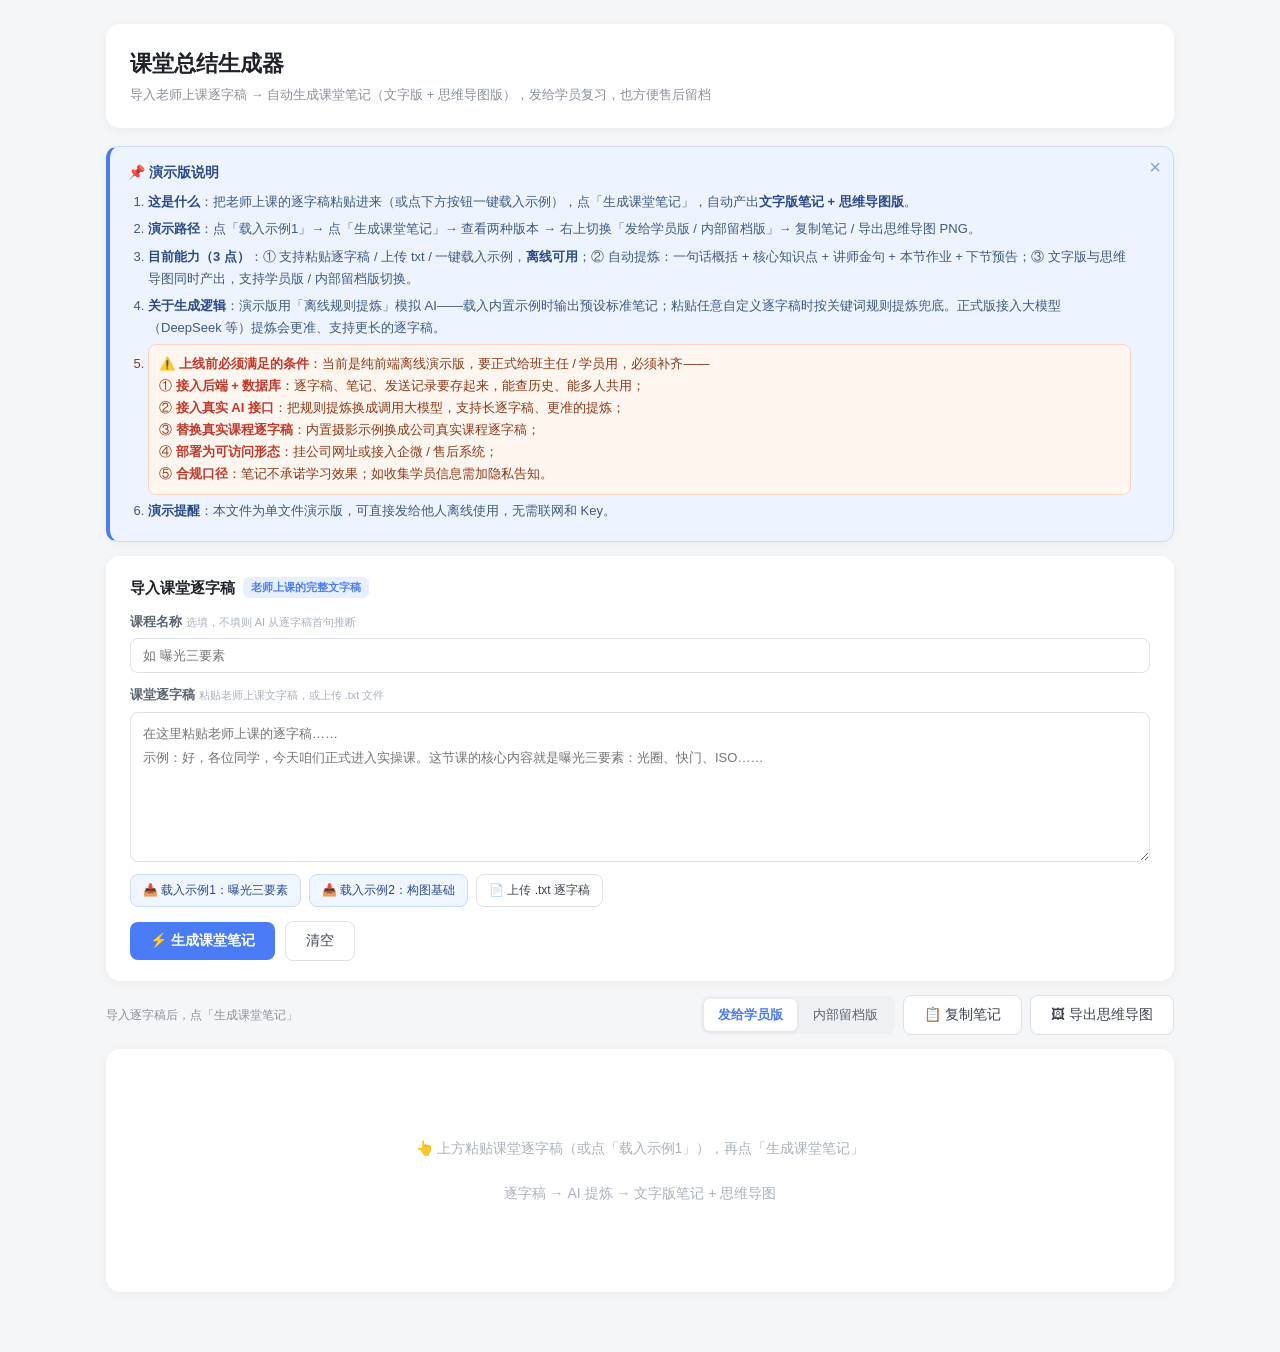
<file: assets/ai-demo/summary.html>
<!DOCTYPE html>
<html lang="zh-CN">
<head>
<meta charset="UTF-8">
<meta name="viewport" content="width=device-width, initial-scale=1.0">
<title>课堂总结生成器 · 演示版</title>
<style>
*{margin:0;padding:0;box-sizing:border-box}
body{font-family:"PingFang SC","Microsoft YaHei",sans-serif;background:#f5f6f8;color:#2b2f36;line-height:1.6}
.wrap{max-width:1100px;margin:0 auto;padding:24px 16px 60px}
header{background:#fff;border-radius:14px;padding:22px 24px;box-shadow:0 2px 10px rgba(0,0,0,.05);margin-bottom:18px}
header h1{font-size:22px;font-weight:700;color:#1f2329}
header p{font-size:13px;color:#8a919c;margin-top:4px}
.demo-note{background:#eef4ff;border:1px solid #c9dcff;border-left:4px solid #4a7cf7;border-radius:12px;padding:14px 42px 14px 18px;margin-bottom:14px;font-size:13px;color:#3d5a80;box-shadow:0 2px 10px rgba(0,0,0,.04);position:relative}
.demo-note h3{font-size:14px;font-weight:700;color:#2b4a8a;margin-bottom:8px}
.demo-note ol{margin:0;padding-left:20px}
.demo-note li{margin:5px 0;line-height:1.7}
.demo-note b{color:#2b4a8a}
.demo-note li.gap{background:#fff6f0;border:1px solid #ffd2bf;border-radius:8px;padding:8px 10px;color:#8a3a18}
.demo-note li.gap b{color:#c0392b}
.demo-note-close{position:absolute;top:10px;right:12px;background:none;border:none;font-size:20px;color:#8aa3c8;cursor:pointer;line-height:1}
.demo-note-close:hover{color:#2b4a8a}
.card{background:#fff;border-radius:14px;padding:20px 24px;box-shadow:0 2px 10px rgba(0,0,0,.05);margin-bottom:14px}
.card h3{font-size:15px;color:#1f2329;margin-bottom:12px;font-weight:700;display:flex;align-items:center;gap:8px}
.card h3 .tag{font-size:11px;font-weight:600;color:#4a7cf7;background:#e8efff;border-radius:6px;padding:2px 8px}
.field{display:flex;flex-direction:column;gap:6px;margin-bottom:12px}
.field label{font-size:13px;color:#5b6472;font-weight:600}
.field .hint{font-size:11px;color:#aab2bd;font-weight:400}
.field input,.field textarea{border:1px solid #dde1e6;border-radius:8px;padding:9px 12px;font-size:13px;outline:none;background:#fff;color:#2b2f36;width:100%;font-family:inherit}
.field textarea{resize:vertical;min-height:150px;line-height:1.8}
.field input:focus,.field textarea:focus{border-color:#4a7cf7}
.row-actions{display:flex;gap:10px;align-items:center;margin-top:14px;flex-wrap:wrap}
.btn{background:#4a7cf7;border:none;border-radius:8px;padding:10px 20px;font-size:14px;color:#fff;cursor:pointer;font-weight:600}
.btn:hover{background:#3d6ce4}
.btn.ghost{background:#fff;border:1px solid #dde1e6;color:#3d4450;font-weight:500}
.btn.ghost:hover{border-color:#4a7cf7;color:#4a7cf7}
.example-btns{display:flex;gap:8px;flex-wrap:wrap;margin-top:4px}
.example-btns button{background:#f0f6ff;border:1px solid #c9dcff;color:#2b4a8a;border-radius:8px;padding:7px 12px;font-size:12px;cursor:pointer}
.example-btns button:hover{background:#e0ecff}
.toolbar{display:flex;gap:8px;align-items:center;margin-bottom:14px;flex-wrap:wrap}
.toolbar .status{font-size:12px;color:#8a919c;margin-right:auto}
.seg{display:inline-flex;background:#eef0f3;border-radius:8px;padding:3px;gap:2px}
.seg button{border:none;background:transparent;border-radius:6px;padding:7px 14px;font-size:13px;color:#5b6472;cursor:pointer}
.seg button.active{background:#fff;color:#4a7cf7;font-weight:600;box-shadow:0 1px 4px rgba(0,0,0,.08)}
#result{background:#fff;border-radius:14px;padding:28px 30px;box-shadow:0 2px 10px rgba(0,0,0,.05)}
.res-title{font-size:19px;font-weight:700;margin-bottom:2px;display:flex;align-items:center;gap:10px}
.res-sub{font-size:13px;color:#8a919c;margin-bottom:18px}
.sec{margin-bottom:22px}
.sec-h{display:flex;align-items:center;gap:8px;font-size:15px;font-weight:700;margin-bottom:10px;padding-bottom:8px;border-bottom:2px solid #eef0f3}
.sec-h .num{background:#4a7cf7;color:#fff;border-radius:6px;font-size:11px;padding:2px 7px}
ul.plain{list-style:none;font-size:13px}
ul.plain li{padding:5px 0;padding-left:18px;position:relative}
ul.plain li:before{content:"·";position:absolute;left:4px;color:#4a7cf7;font-weight:700}
.pt-item{background:#fafbfc;border:1px solid #eef0f3;border-radius:10px;padding:10px 12px;margin-bottom:8px;font-size:13px}
.pt-item b{color:#2b4a8a}
.pt-item .pt-desc{color:#5b6472;margin-top:2px}
.quote-box{background:#fff7ed;border:1px solid #fde8cd;border-radius:10px;padding:12px 14px;font-size:13px;color:#8a4a1a;font-style:italic}
.note-box{background:#fafbfc;border:1px solid #eef0f3;border-radius:10px;padding:14px;font-size:13px;color:#5b6472}
.note-box b{color:#3d4450}
.empty{text-align:center;color:#aab2bd;padding:60px 20px;font-size:14px}
#mindmap{width:100%;overflow-x:auto}
#mindmap svg{display:block}
.internal-box{background:#f4f6fa;border:1px dashed #c4cede;border-radius:10px;padding:14px;margin-top:18px;font-size:13px;color:#4a5568}
.internal-box .ib-h{font-weight:700;color:#3d5a80;margin-bottom:8px;display:flex;align-items:center;gap:6px}
.internal-box table{width:100%;border-collapse:collapse;font-size:12.5px}
.internal-box td{padding:6px 8px;border-bottom:1px solid #e3e8f0;vertical-align:top}
.internal-box td:first-child{width:90px;color:#8a919c;white-space:nowrap}
.sent-btn{margin-top:10px;font-size:12px}
.hint-line{font-size:11px;color:#aab2bd;margin-top:4px}
@media(max-width:640px){.card{padding:16px}}
@media print{
  body{background:#fff}
  .wrap{max-width:none;padding:0}
  header,.card,.toolbar,.demo-note,.internal-box .sent-btn{display:none!important}
  #result{box-shadow:none;border-radius:0;padding:10px 0}
}
</style>
</head>
<body>
<div class="wrap">
  <header>
    <h1>课堂总结生成器</h1>
    <p>导入老师上课逐字稿 → 自动生成课堂笔记（文字版 + 思维导图版），发给学员复习，也方便售后留档</p>
  </header>

  <div class="demo-note" id="demoNote">
    <button class="demo-note-close" onclick="closeNote()" title="关闭">×</button>
    <h3>📌 演示版说明</h3>
    <ol>
      <li><b>这是什么</b>：把老师上课的逐字稿粘贴进来（或点下方按钮一键载入示例），点「生成课堂笔记」，自动产出<b>文字版笔记 + 思维导图版</b>。</li>
      <li><b>演示路径</b>：点「载入示例1」→ 点「生成课堂笔记」→ 查看两种版本 → 右上切换「发给学员版 / 内部留档版」→ 复制笔记 / 导出思维导图 PNG。</li>
      <li><b>目前能力（3 点）</b>：① 支持粘贴逐字稿 / 上传 txt / 一键载入示例，<b>离线可用</b>；② 自动提炼：一句话概括 + 核心知识点 + 讲师金句 + 本节作业 + 下节预告；③ 文字版与思维导图同时产出，支持学员版 / 内部留档版切换。</li>
      <li><b>关于生成逻辑</b>：演示版用「离线规则提炼」模拟 AI——载入内置示例时输出预设标准笔记；粘贴任意自定义逐字稿时按关键词规则提炼兜底。正式版接入大模型（DeepSeek 等）提炼会更准、支持更长的逐字稿。</li>
      <li class="gap"><b>⚠️ 上线前必须满足的条件</b>：当前是纯前端离线演示版，要正式给班主任 / 学员用，必须补齐——<br>① <b>接入后端 + 数据库</b>：逐字稿、笔记、发送记录要存起来，能查历史、能多人共用；<br>② <b>接入真实 AI 接口</b>：把规则提炼换成调用大模型，支持长逐字稿、更准的提炼；<br>③ <b>替换真实课程逐字稿</b>：内置摄影示例换成公司真实课程逐字稿；<br>④ <b>部署为可访问形态</b>：挂公司网址或接入企微 / 售后系统；<br>⑤ <b>合规口径</b>：笔记不承诺学习效果；如收集学员信息需加隐私告知。</li>
      <li><b>演示提醒</b>：本文件为单文件演示版，可直接发给他人离线使用，无需联网和 Key。</li>
    </ol>
  </div>

  <div class="card">
    <h3>导入课堂逐字稿 <span class="tag">老师上课的完整文字稿</span></h3>
    <div class="field">
      <label>课程名称 <span class="hint">选填，不填则 AI 从逐字稿首句推断</span></label>
      <input id="f_name" placeholder="如 曝光三要素">
    </div>
    <div class="field">
      <label>课堂逐字稿 <span class="hint">粘贴老师上课文字稿，或上传 .txt 文件</span></label>
      <textarea id="f_transcript" placeholder="在这里粘贴老师上课的逐字稿……&#10;示例：好，各位同学，今天咱们正式进入实操课。这节课的核心内容就是曝光三要素：光圈、快门、ISO……"></textarea>
    </div>
    <div class="example-btns">
      <button onclick="loadExample(0)">📥 载入示例1：曝光三要素</button>
      <button onclick="loadExample(1)">📥 载入示例2：构图基础</button>
      <button class="btn ghost" onclick="uploadTxt()" style="font-size:12px">📄 上传 .txt 逐字稿</button>
      <input type="file" id="fileInput" accept=".txt,text/plain" style="display:none" onchange="handleFile(this)">
    </div>
    <div class="row-actions">
      <button class="btn" onclick="generate()">⚡ 生成课堂笔记</button>
      <button class="btn ghost" onclick="clearForm()">清空</button>
    </div>
  </div>

  <div class="toolbar">
    <span class="status" id="status">导入逐字稿后，点「生成课堂笔记」</span>
    <div class="seg" id="seg">
      <button class="active" data-mode="student" onclick="switchMode('student')">发给学员版</button>
      <button data-mode="internal" onclick="switchMode('internal')">内部留档版</button>
    </div>
    <button class="btn ghost" onclick="copySummary()">📋 复制笔记</button>
    <button class="btn ghost" onclick="exportMindmap()">🖼 导出思维导图</button>
  </div>

  <div id="result">
    <div class="empty" id="empty">👆 上方粘贴课堂逐字稿（或点「载入示例1」），再点「生成课堂笔记」<br><br>逐字稿 → AI 提炼 → 文字版笔记 + 思维导图</div>
    <div id="content" style="display:none"></div>
  </div>
</div>

<script>
/* ========== 内置示例逐字稿 + 标准笔记（上线时替换为公司真实课程） ========== */
var EXAMPLES = [
  {
    name: "曝光三要素",
    transcript: "好，各位同学，今天咱们正式进入实操课。这节课的核心内容，就是大家听了一百遍的曝光三要素：光圈、快门、ISO。\n首先说光圈。记住，F 值越小，进光量越大，照片越亮，背景虚化得越厉害；F 值越大，进光量越小，照片越暗，但前后都清楚。大家看这张图，同样是拍花，F1.8 和 F11 的差别就在这里。\n接下来是快门。快门是控制进光时间长短的。快门时间长，进光多，可以拍出车流的拉丝效果；快门时间短，能凝固瞬间，拍水滴、抓拍人物表情都靠它。记住一个口诀：要凝固用高速，要拉丝用慢门。\n最后是 ISO 感光度。ISO 越高，照片越亮，但是噪点也越多，画质会变粗糙。所以记住原则：ISO 够用就好，不要盲目拉高。\n作业很简单：用 M 档拍三张不同虚化程度的照片，光圈分别用 F2.8、F5.6、F11，回来发到群里。下节课我们讲构图基础。",
    note: {
      summary: "这节课带你认识控制照片亮暗的三个关键旋钮：光圈、快门、ISO。学会它们，你就能从「自动挡」升级到「自己说了算」。",
      points: [
        { t: "光圈", d: "F 值越小，进光越多照片越亮，背景越虚；F 值越大，照片越暗，但前后都清晰。虚化效果全靠它。" },
        { t: "快门", d: "控制进光时间。时间短能凝固瞬间（拍水滴、抓拍），时间长能拍出车流拉丝。口诀：要凝固用高速，要拉丝用慢门。" },
        { t: "ISO 感光度", d: "越高照片越亮，但噪点越多画质变粗。原则：够用就好，不盲目拉高。" }
      ],
      quote: "要凝固用高速，要拉丝用慢门。",
      homework: ["用 M 档拍 3 张不同虚化程度的照片（F2.8 / F5.6 / F11）", "记录每张照片的光圈、快门、ISO 参数，感受三者联动"],
      next: "下节课我们讲构图基础——同样的场景，会构图的人拍出来就是不一样。",
      ver: "v3.2（2026-08 更新）",
      follow: "课后第 3 天提醒学员交作业；追问 M 档实操难点；作业按「构图+曝光」两条线点评。"
    }
  },
  {
    name: "构图基础",
    transcript: "好，欢迎回来，咱们今天聊构图。构图是什么呢，就是你怎么安排画面里的人和物。记住，构图不是把画面填满，而是帮观众决定先看哪里。\n首先讲三分法，这也是最常用的。把画面横竖各分成三份，主体放在交叉点上，比放正中间更耐看。大家记住，拍人的时候，眼睛放在上三分线附近，效果最好。\n接下来是引导线。利用马路、栏杆、光线这些线条，把观众视线带向主体。你站到一条路的中间拍，路的线条会一直延伸到画面深处，照片就有纵深感了。\n最后说留白。主体周围留出大片空的地方，画面干净、有呼吸感。很多同学怕画面空，其实留白不是空，是意境。\n今天的作业：用三分法拍五张街拍，主体放在交叉点上；再找一条引导线，拍一张有纵深感的照片。下节课我们讲光线与氛围。",
    note: {
      summary: "这节课教你三种最实用的构图方法：三分法、引导线、留白。不换相机、不调参数，光靠构图就能让照片上一个档次。",
      points: [
        { t: "三分法", d: "把画面横竖各分三份，主体放交叉点上，比放正中间更耐看。拍人时眼睛放在上三分线附近效果最好。" },
        { t: "引导线", d: "用马路、栏杆、光线等线条把观众视线带向主体，照片瞬间有了纵深感。" },
        { t: "留白", d: "主体周围留出大片空区域，画面干净、有呼吸感。留白不是空，是意境。" }
      ],
      quote: "构图不是把画面填满，而是帮观众决定先看哪里。",
      homework: ["用三分法拍 5 张街拍，主体放在交叉点", "找 1 条引导线（马路/栏杆/影子）拍 1 张纵深照片"],
      next: "下节课我们讲光线与氛围——黄金时刻、逆光、阴天，各有各的美。",
      ver: "v2.8（2026-07 更新）",
      follow: "收作业后重点看「主体位置」与「画面干净度」；可鼓励学员发朋友圈，增强成就感。"
    }
  }
];

/* ========== 状态 ========== */
var mode = 'student';
var summaryMD = '';
var lastNote = null;

/* ========== 示例逐字稿 ========== */
function loadExample(i){
  var ex = EXAMPLES[i];
  if (!ex) return;
  document.getElementById('f_transcript').value = ex.transcript;
  document.getElementById('f_name').value = ex.name;
  document.getElementById('status').textContent = '已载入示例：' + ex.name + '，点「生成课堂笔记」';
}

function uploadTxt(){
  document.getElementById('fileInput').click();
}

function handleFile(input){
  var file = input.files && input.files[0];
  if (!file) return;
  if (!/\.txt$/.test(file.name) && file.type !== 'text/plain'){
    alert('请上传 .txt 格式的逐字稿文件');
    input.value = '';
    return;
  }
  if (file.size > 1024 * 1024){
    alert('文件太大（超过 1MB），请粘贴到文本框里再生成');
    input.value = '';
    return;
  }
  var reader = new FileReader();
  reader.onload = function(e){
    document.getElementById('f_transcript').value = e.target.result;
    document.getElementById('status').textContent = '已读取文件：' + file.name + '，点「生成课堂笔记」';
  };
  reader.readAsText(file, 'utf-8');
}

/* ========== 生成课堂笔记 ========== */
function generate(){
  var name = document.getElementById('f_name').value.trim();
  var text = document.getElementById('f_transcript').value.trim();

  if (!text){ alert('请先导入课堂逐字稿（粘贴 / 上传 txt / 载入示例）'); return; }
  if (text.length < 50){ alert('逐字稿太短（少于 50 字），可能提炼不出有效笔记，请补充后再试'); return; }

  /* 匹配内置示例 → 输出预设标准笔记 */
  var matched = null;
  EXAMPLES.forEach(function(ex){
    if (matched) return;
    if (text === ex.transcript.trim()) matched = ex;
    else if (text.length > 100 && ex.transcript.indexOf(text.slice(0, 60)) !== -1) matched = ex;
  });

  var note;
  if (matched){
    name = name || matched.name;
    note = matched.note;
  } else {
    /* 自定义逐字稿 → 规则提炼兜底 */
    name = name || guessTitle(text);
    note = extractFromTranscript(text);
  }

  lastNote = note;
  render(name, note, text);
  document.getElementById('status').textContent = '已生成：' + name + ' 课堂笔记' + (matched ? '（示例标准笔记）' : '（自定义逐字稿 · 规则提炼）');
}

/* ========== 规则提炼（模拟 AI，自定义逐字稿兜底） ========== */
function guessTitle(text){
  var t = String(text);
  /* 循环剥离开头问候语 / 口头语（最多 3 轮） */
  var greet = /^(大家好|同学们好|各位同学好|各位朋友好|欢迎欢迎|欢迎来到|欢迎回来|欢迎|好的|好|嗯|那么|那|咱们|我们|大家|各位同学|同学们|来|现在|今天|下面|接着)[，,、\s]*/;
  for (var k = 0; k < 3; k++){
    var nt = t.replace(greet, '');
    if (nt === t) break;
    t = nt;
  }
  /* 匹配 "讲/学/看/聊/主题是 + 主题词" */
  var m = t.match(/(?:今天的?|本节的?|这节的?)?(?:咱们|我们|大家)?(?:主题是|内容是|主要(?:讲|学)|学习|学|讲|看|聊)([^，。！？]{2,12})(?:，|。|！|？)/);
  if (m){
    var r = m[1].replace(/^(?:今天的?|咱们|我们|这节|本节的?|课|内容|主题|核心|就是|是)/, '').trim();
    return r || '本节课';
  }
  /* 兜底：取清理后第一句前 6 字 */
  var first = (t.split(/[。！？\n]/)[0] || '').trim();
  return first.slice(0, 6) || '本节课';
}

function extractFromTranscript(text){
  /* 分句 */
  var raw = text.split(/[。！？\n]+/).map(function(s){ return s.trim(); }).filter(function(s){ return s.length >= 4; });

  /* 去口头语 + 去引导词 */
  function clean(s){
    return s.replace(/^(好|好的|嗯|那么|那|咱们|我们|大家|各位同学|同学们|欢迎|欢迎回来|来|现在|今天|下面|接着)[，,、\s]*/, '').trim();
  }
  function topic(s){
    return s.replace(/^(记住|首先记住|接下来|然后是|最后是|然后是|所以记住|所以|就是|重点|关键是|那|这个|那个|咱们说|我们讲)[，,、:\s]*/, '').trim();
  }

  var summary = clean(raw[0] || '');
  if (summary.length > 60) summary = summary.slice(0, 60) + '……';

  /* 知识点：含"记住/就是/注意/关键/一定要"的句子 */
  var points = [], seen = {};
  raw.forEach(function(s){
    if (/记住|就是|注意|关键是|一定要|重点|核心|等于|分为|分别是|指的是/.test(s)){
      var c = clean(s);
      if (c.length < 4 || points.length >= 5) return;
      var title = topic(c).split(/[，,]/)[0].slice(0, 6);
      if (!title || title.length < 2) return;
      var key = title;
      if (seen[key]) return;
      seen[key] = 1;
      points.push({ t: title, d: c.length > 40 ? c : c + '（来自本节课讲解）' });
    }
  });
  if (points.length === 0){
    raw.slice(0, 3).forEach(function(s){
      var c = clean(s);
      if (c.length < 6) return;
      points.push({ t: topic(c).split(/[，,]/)[0].slice(0, 5), d: c });
    });
  }

  /* 讲师金句 */
  var quote = '';
  raw.forEach(function(s){
    if (!quote && /口诀|记住一(句|个)|一句话|总结一下|精髓|核心道理|艺术/.test(s) && s.length < 60){
      var m = s.match(/[“"「]([^”"」]{4,30})[”"」]/);
      quote = m ? m[1] : clean(s).slice(0, 30);
    }
  });

  /* 本节作业：优先含"作业/练/回去/试试/记得"的句子 */
  var homework = [];
  raw.forEach(function(s){
    if (homework.length >= 3) return;
    if (/作业|练一练|练习|回去|试试|试着|记得.{0,6}(拍|交|发)/.test(s)){
      var c = clean(s);
      if (c.length > 6 && c.indexOf('作业') !== -1 || (c.length > 6 && /练|回去|试试/.test(c))) homework.push(c);
    }
  });
  if (homework.length === 0){
    var last = clean(raw[raw.length - 1] || '');
    if (last) homework.push(last);
  }

  /* 下节预告 */
  var next = '';
  raw.forEach(function(s){
    if (!next && /下节课|下次课|下一课|预告|明天.{0,4}(学|讲|拍)/.test(s)) next = clean(s);
  });

  return {
    summary: summary || '本节课的核心内容已按老师讲解提炼如下。',
    points: points,
    quote: quote,
    homework: homework,
    next: next,
    ver: '自定义导入',
    follow: '建议课后 3 天内跟进学员作业完成情况；重点确认学员是否掌握本课核心知识点。'
  };
}

/* ========== 渲染输出 ========== */
function render(name, note, text){
  var html = '';
  html += '<div class="res-title">📘 课堂笔记 · ' + esc(name) + '</div>';
  html += '<div class="res-sub">生成时间 ' + nowStr() + ' · 适用对象：VIP 学员 · 来源：课堂逐字稿</div>';

  html += '<div class="sec"><div class="sec-h"><span class="num">一</span>这节课学了什么</div><p style="font-size:13.5px;color:#3d4450">' + esc(note.summary) + '</p></div>';

  html += '<div class="sec"><div class="sec-h"><span class="num">二</span>核心知识点</div>';
  if (note.points && note.points.length){
    note.points.forEach(function(p, i){
      html += '<div class="pt-item"><b>' + (i+1) + '. ' + esc(p.t) + '</b><div class="pt-desc">' + esc(p.d || '') + '</div></div>';
    });
  } else {
    html += '<div class="note-box">逐字稿中暂未识别到明确知识点，正式版接入 AI 后可更准确地提炼。</div>';
  }
  html += '</div>';

  var idx = 3;
  if (note.quote){
    html += '<div class="sec"><div class="sec-h"><span class="num">三</span>讲师金句</div><div class="quote-box">“' + esc(note.quote) + '”</div></div>';
  } else {
    idx = 2;
  }

  html += '<div class="sec"><div class="sec-h"><span class="num">' + (idx === 3 ? '四' : '三') + '</span>本节作业 · 练一练</div>';
  if (note.homework && note.homework.length){
    html += '<ul class="plain">';
    note.homework.forEach(function(h){ html += '<li>' + esc(h) + '</li>'; });
    html += '</ul>';
  } else {
    html += '<div class="note-box">逐字稿中未识别到作业，正式版接入 AI 后可自动补充。</div>';
  }
  html += '</div>';

  if (note.next){
    html += '<div class="sec"><div class="sec-h"><span class="num">' + (idx === 3 ? '五' : '四') + '</span>下节预告</div><p style="font-size:13px;color:#5b6472">' + esc(note.next) + '</p></div>';
  }

  html += '<div class="note-box" style="margin-top:6px">💡 <b>复习小贴士</b>：课后 3 天内重看一遍本课笔记 + 完成作业，记忆效果最好。遇到不懂的随时在群里提问，班主任会逐条解答。</div>';

  /* 内部留档版 */
  html += '<div class="internal-box" id="internalBox" style="display:none">';
  html += '<div class="ib-h">🔒 内部备注（仅售后/班主任可见，不随学员版发出）</div>';
  html += '<table><tr><td>课程版本</td><td>' + esc(note.ver || '—') + '</td></tr>';
  html += '<tr><td>跟进话术</td><td>' + esc(note.follow || '—') + '</td></tr>';
  html += '<tr><td>生成人 / 时间</td><td>' + esc('班主任 · ' + nowStr()) + '</td></tr>';
  html += '<tr><td>发送状态</td><td><button class="btn ghost sent-btn" id="sentBtn" onclick="toggleSent()">标记为已发送给学员</button> <span id="sentTip" style="color:#8a919c;font-size:12px"></span></td></tr></table>';
  html += '</div>';

  html += '<div class="sec" style="margin-top:18px"><div class="sec-h"><span class="num">✦</span>思维导图版（可导出图片发群 / 打印）</div><div id="mindmap"></div></div>';

  document.getElementById('empty').style.display = 'none';
  document.getElementById('content').style.display = 'block';
  document.getElementById('content').innerHTML = html;

  /* 思维导图 */
  var tree = buildTree(name, note);
  renderMindmap(tree);

  /* 复制用 Markdown */
  summaryMD = buildMD(name, note);

  applyMode();
}

/* ========== 思维导图：树结构 + SVG 渲染 ========== */
function buildTree(name, note){
  var root = { label: name, w: 150, h: 46, children: [] };
  var kids = [];
  kids.push({ label: '核心知识点', w: 130, h: 40, children: (note.points || []).slice(0, 4).map(function(p){ return { label: p.t, w: 260, h: 40 }; }) });
  if (note.quote) kids.push({ label: '讲师金句', w: 130, h: 40, children: [{ label: '“' + note.quote + '”', w: 260, h: 40 }] });
  kids.push({ label: '本节作业', w: 130, h: 40, children: (note.homework || []).slice(0, 3).map(function(h){ return { label: h, w: 260, h: 40 }; }) });
  root.children = kids;
  return root;
}

var LEAF_GAP = 16, LEVEL_X = 230;

function subtreeH(node){
  if (!node.children || !node.children.length) return node.h;
  var h = 0;
  node.children.forEach(function(c){ h += subtreeH(c) + LEAF_GAP; });
  return h - LEAF_GAP;
}

function place(node, x, top){
  node.x = x; node.y = top + subtreeH(node) / 2 - node.h / 2;
  if (!node.children || !node.children.length) return;
  var y = top;
  node.children.forEach(function(c){
    place(c, x + LEVEL_X, y);
    y += subtreeH(c) + LEAF_GAP;
  });
}

function renderMindmap(root){
  place(root, 20, 20);
  var totalH = Math.max(subtreeH(root) + 40, 200);
  var maxX = 0;
  (function walk(n){
    maxX = Math.max(maxX, n.x + n.w + 20);
    if (n.children) n.children.forEach(walk);
  })(root);
  var svg = '<svg xmlns="http://www.w3.org/2000/svg" width="' + maxX + '" height="' + totalH + '" viewBox="0 0 ' + maxX + ' ' + totalH + '" style="background:#fff;border-radius:10px;border:1px solid #eef0f3">';
  (function edges(n){
    if (!n.children) return;
    n.children.forEach(function(c){
      var mx = (n.x + n.w + c.x) / 2;
      svg += '<path d="M ' + (n.x + n.w) + ' ' + (n.y + n.h / 2) + ' H ' + mx + ' V ' + (c.y + c.h / 2) + ' H ' + c.x + '" fill="none" stroke="#c9dcff" stroke-width="1.6"/>';
      edges(c);
    });
  })(root);
  (function nodes(n, lv){
    var fill, stroke, text;
    if (lv === 0) { fill = '#4a7cf7'; stroke = '#4a7cf7'; text = '#fff'; }
    else if (lv === 1) { fill = '#e8efff'; stroke = '#c9dcff'; text = '#2b4a8a'; }
    else { fill = '#ffffff'; stroke = '#c9dcff'; text = '#3d4450'; }
    svg += '<rect x="' + n.x + '" y="' + n.y + '" width="' + n.w + '" height="' + n.h + '" rx="8" fill="' + fill + '" stroke="' + stroke + '"/>';
    var label = truncate(n.label, lv === 2 ? 22 : 14);
    svg += '<text x="' + (n.x + n.w / 2) + '" y="' + (n.y + n.h / 2 + 5) + '" text-anchor="middle" font-size="' + (lv === 0 ? 15 : 12.5) + '" font-weight="' + (lv === 2 ? 400 : 600) + '" fill="' + text + '" font-family="PingFang SC, Microsoft YaHei, sans-serif">' + escXML(label) + '</text>';
    if (n.children) n.children.forEach(function(c){ nodes(c, lv + 1); });
  })(root, 0);
  svg += '</svg>';
  document.getElementById('mindmap').innerHTML = svg;
}

/* ========== Markdown 导出 ========== */
function buildMD(name, note){
  var md = '📘 课堂笔记 · ' + name + '\n\n';
  md += '生成时间：' + nowStr() + ' · VIP 学员\n\n---\n\n';
  md += '## 一、这节课学了什么\n' + (note.summary || '') + '\n\n';
  md += '## 二、核心知识点\n';
  (note.points || []).forEach(function(p, i){ md += (i+1) + '. **' + p.t + '**：' + (p.d || '') + '\n'; });
  md += '\n';
  var idx = 3;
  if (note.quote){ md += '## 三、讲师金句\n> “' + note.quote + '”\n\n'; }
  else idx = 2;
  md += '## ' + (idx === 3 ? '四' : '三') + '、本节作业\n';
  (note.homework || []).forEach(function(h){ md += '- ' + h + '\n'; });
  md += '\n';
  if (note.next) md += '## ' + (idx === 3 ? '五' : '四') + '、下节预告\n' + note.next + '\n\n';
  md += '---\n*本笔记由 AI 辅助生成，帮助课后复习。*';
  return md;
}

/* ========== 工具函数 ========== */
function nowStr(){
  var d = new Date();
  function p(n){ return n < 10 ? '0' + n : n; }
  return d.getFullYear() + '-' + p(d.getMonth()+1) + '-' + p(d.getDate()) + ' ' + p(d.getHours()) + ':' + p(d.getMinutes());
}
function esc(s){ return String(s == null ? '' : s).replace(/&/g,'&amp;').replace(/</g,'&lt;').replace(/>/g,'&gt;').replace(/"/g,'&quot;'); }
function escXML(s){ return esc(s).replace(/'/g,'&apos;'); }
function truncate(s, n){ s = String(s || ''); return s.length > n ? s.slice(0, n) + '…' : s; }
function closeNote(){ document.getElementById('demoNote').style.display = 'none'; }

function clearForm(){
  document.getElementById('f_name').value = '';
  document.getElementById('f_transcript').value = '';
  document.getElementById('status').textContent = '已清空，导入逐字稿后点「生成课堂笔记」';
}

/* ========== 版本切换 ========== */
function switchMode(m){
  mode = m;
  document.querySelectorAll('#seg button').forEach(function(b){ b.className = (b.getAttribute('data-mode') === m) ? 'active' : ''; });
  applyMode();
}
function applyMode(){
  var box = document.getElementById('internalBox');
  if (!box) return;
  box.style.display = (mode === 'internal') ? 'block' : 'none';
  var status = document.getElementById('status');
  if (mode === 'internal') status.textContent = '当前为内部留档版：学员版内容 + 内部备注（仅售后可见）';
  else if (status.textContent.indexOf('内部') !== -1) status.textContent = '当前为发给学员版：内部备注已隐藏';
}
function toggleSent(){
  var btn = document.getElementById('sentBtn');
  var tip = document.getElementById('sentTip');
  if (btn.textContent.indexOf('已发送') === -1){
    btn.textContent = '✓ 已发送给学员';
    btn.style.background = '#e8f5e9';
    btn.style.borderColor = '#a5d6a7';
    btn.style.color = '#2e7d32';
    tip.textContent = nowStr();
  }
}

/* ========== 复制 / 导出 ========== */
function copySummary(){
  if (!summaryMD){ alert('请先生成课堂笔记'); return; }
  var ta = document.createElement('textarea');
  ta.value = summaryMD;
  document.body.appendChild(ta);
  ta.select();
  try { document.execCommand('copy'); alert('✅ 已复制文字版笔记，可直接粘贴到微信 / 企微发给学员'); }
  catch(e){ prompt('复制失败，请手动复制以下内容：', summaryMD); }
  document.body.removeChild(ta);
}

function exportMindmap(){
  var svgEl = document.querySelector('#mindmap svg');
  if (!svgEl){ alert('请先生成课堂笔记'); return; }
  var w = parseInt(svgEl.getAttribute('width'));
  var h = parseInt(svgEl.getAttribute('height'));
  var xml = new XMLSerializer().serializeToString(svgEl);
  var svg64 = 'data:image/svg+xml;charset=utf-8,' + encodeURIComponent(xml);
  var img = new Image();
  img.onload = function(){
    var canvas = document.createElement('canvas');
    canvas.width = w * 2; canvas.height = h * 2;
    var ctx = canvas.getContext('2d');
    ctx.fillStyle = '#fff'; ctx.fillRect(0, 0, canvas.width, canvas.height);
    ctx.drawImage(img, 0, 0, canvas.width, canvas.height);
    var a = document.createElement('a');
    a.download = '课堂笔记-思维导图.png';
    a.href = canvas.toDataURL('image/png');
    document.body.appendChild(a);
    a.click();
    document.body.removeChild(a);
  };
  img.src = svg64;
}
</script>
</body>
</html>
</file>
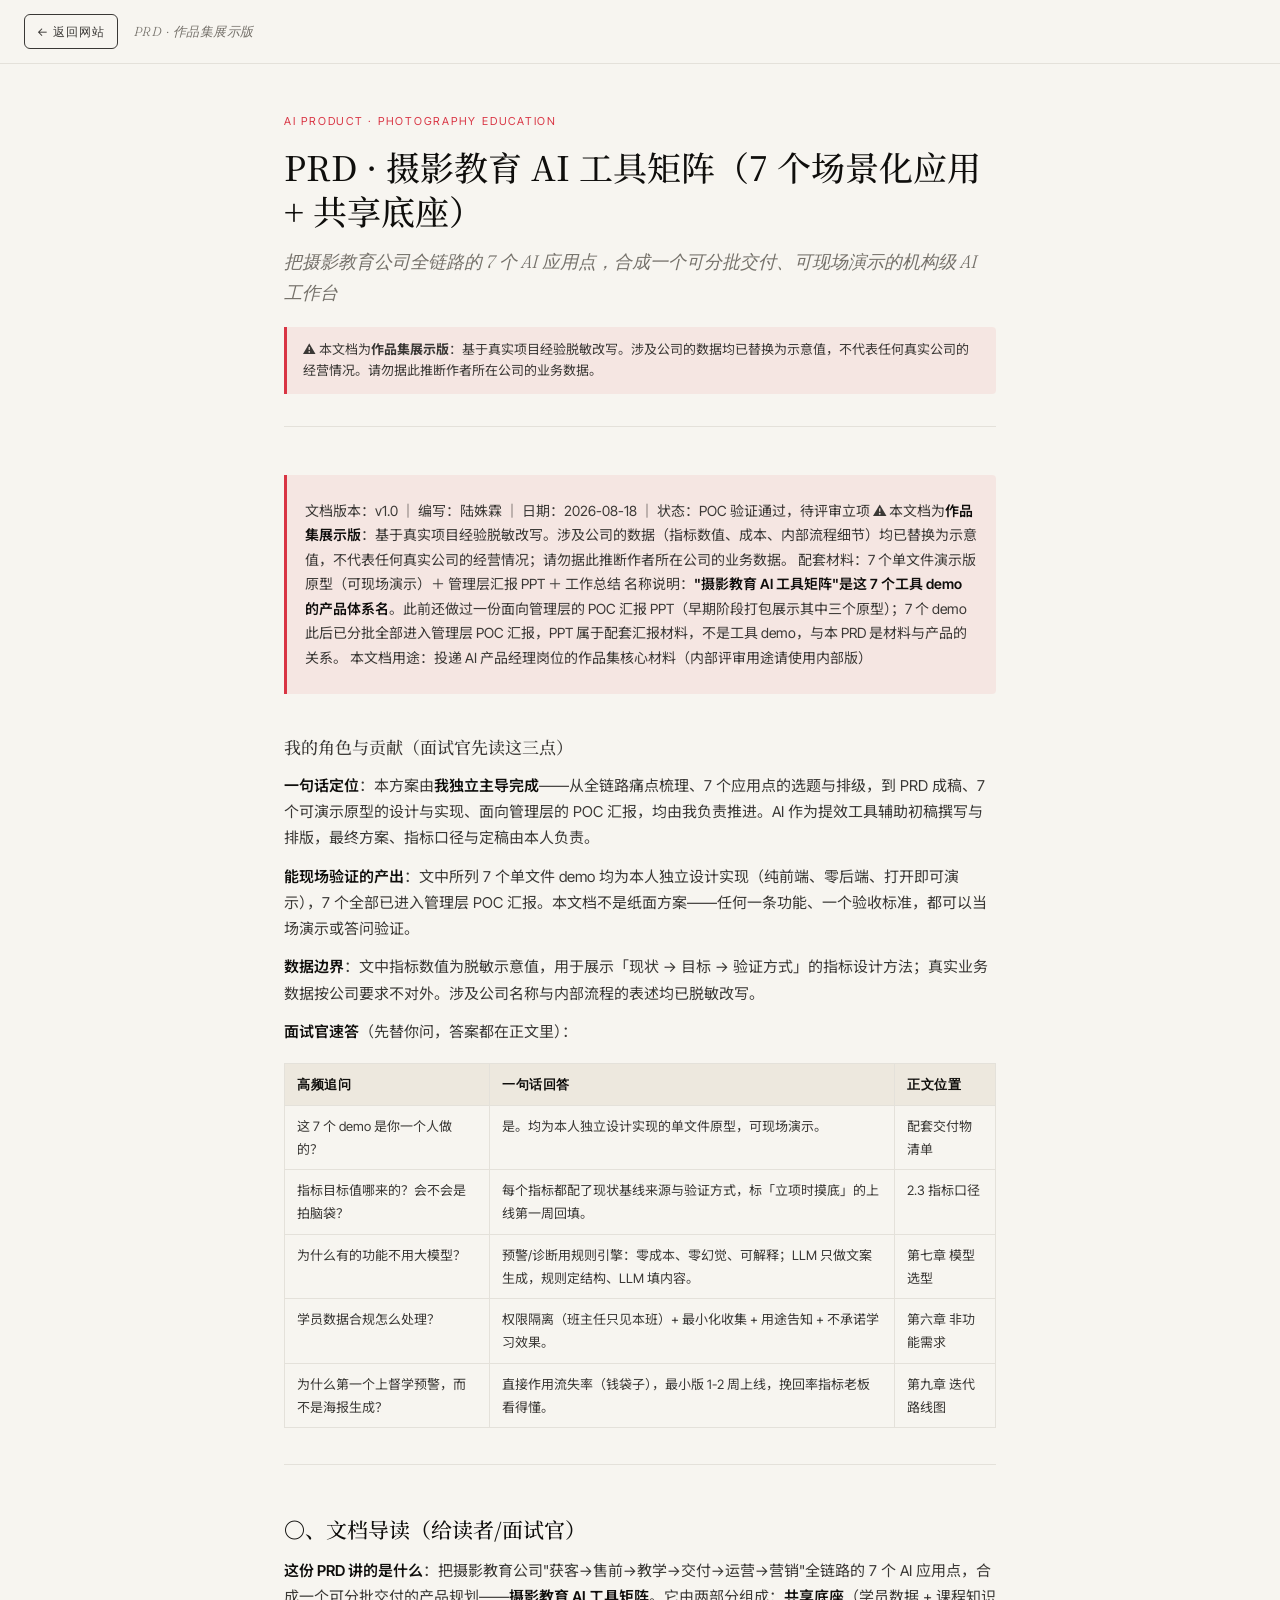
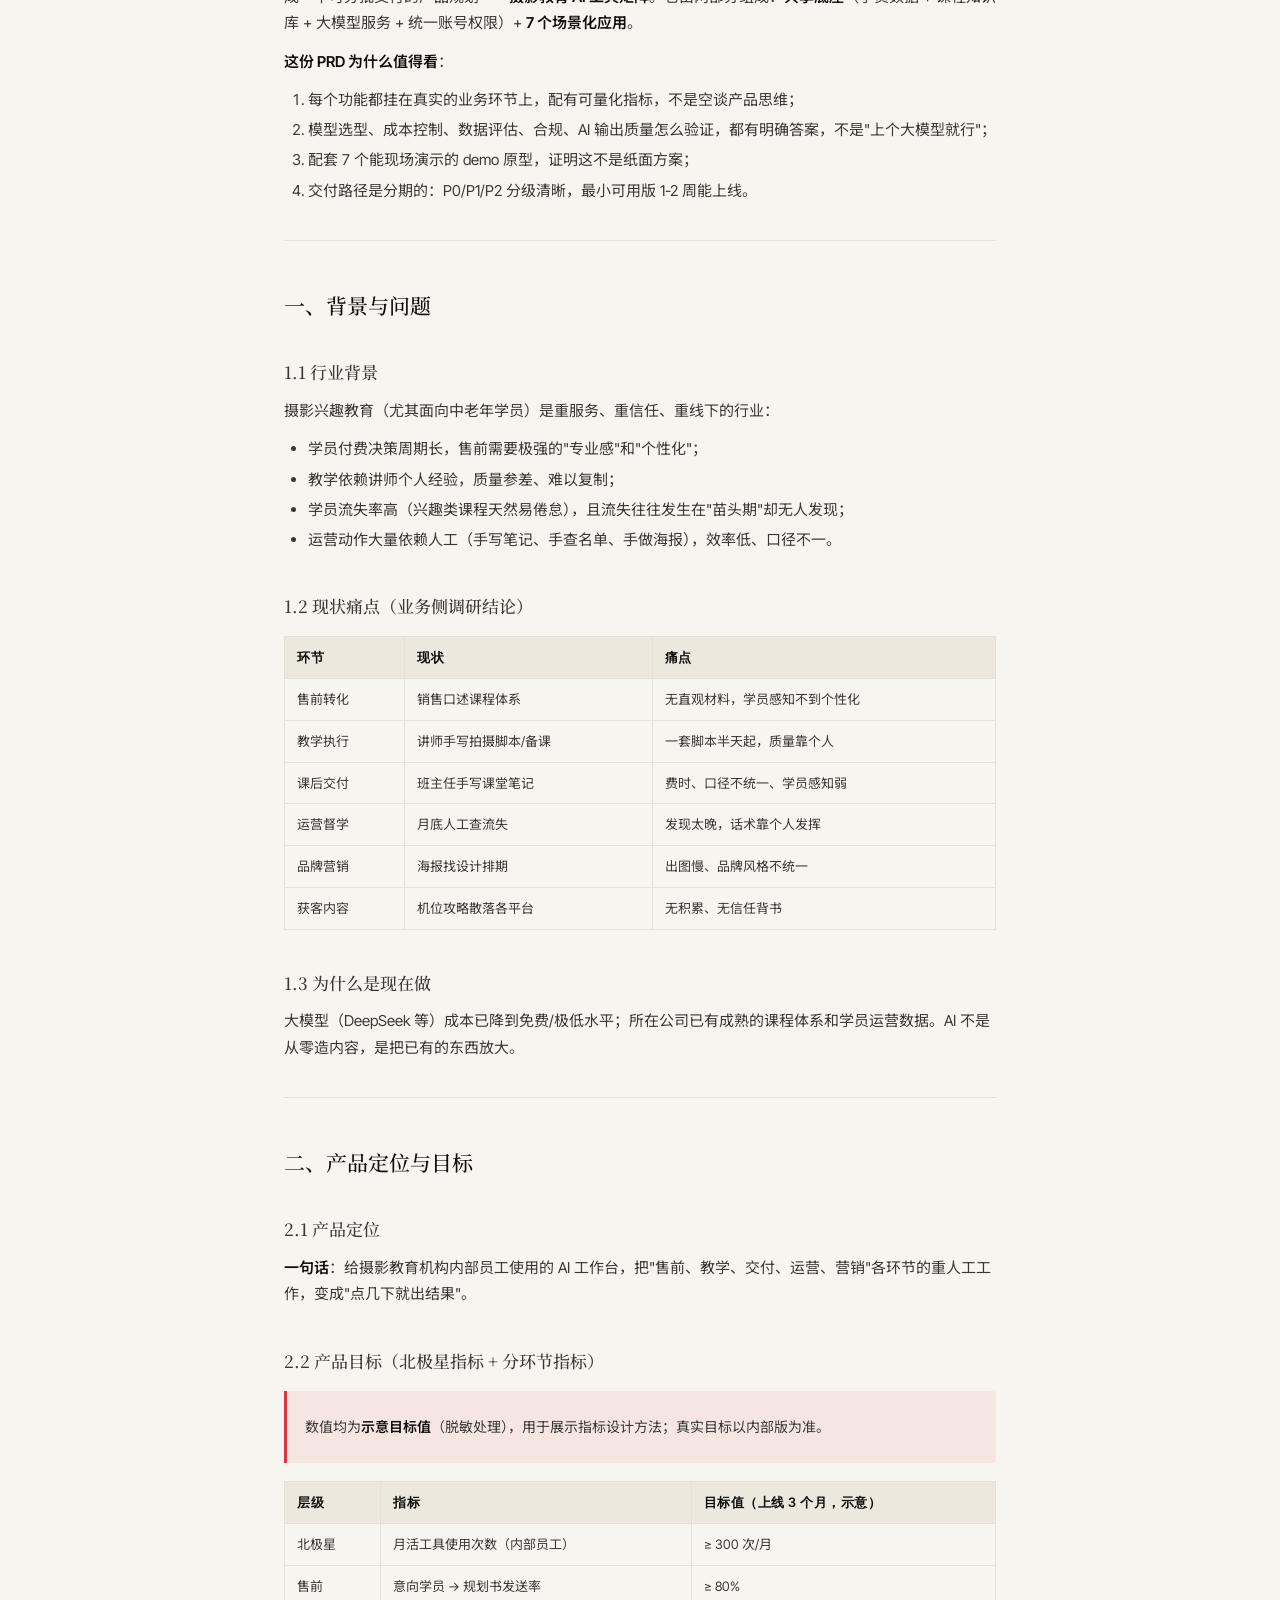
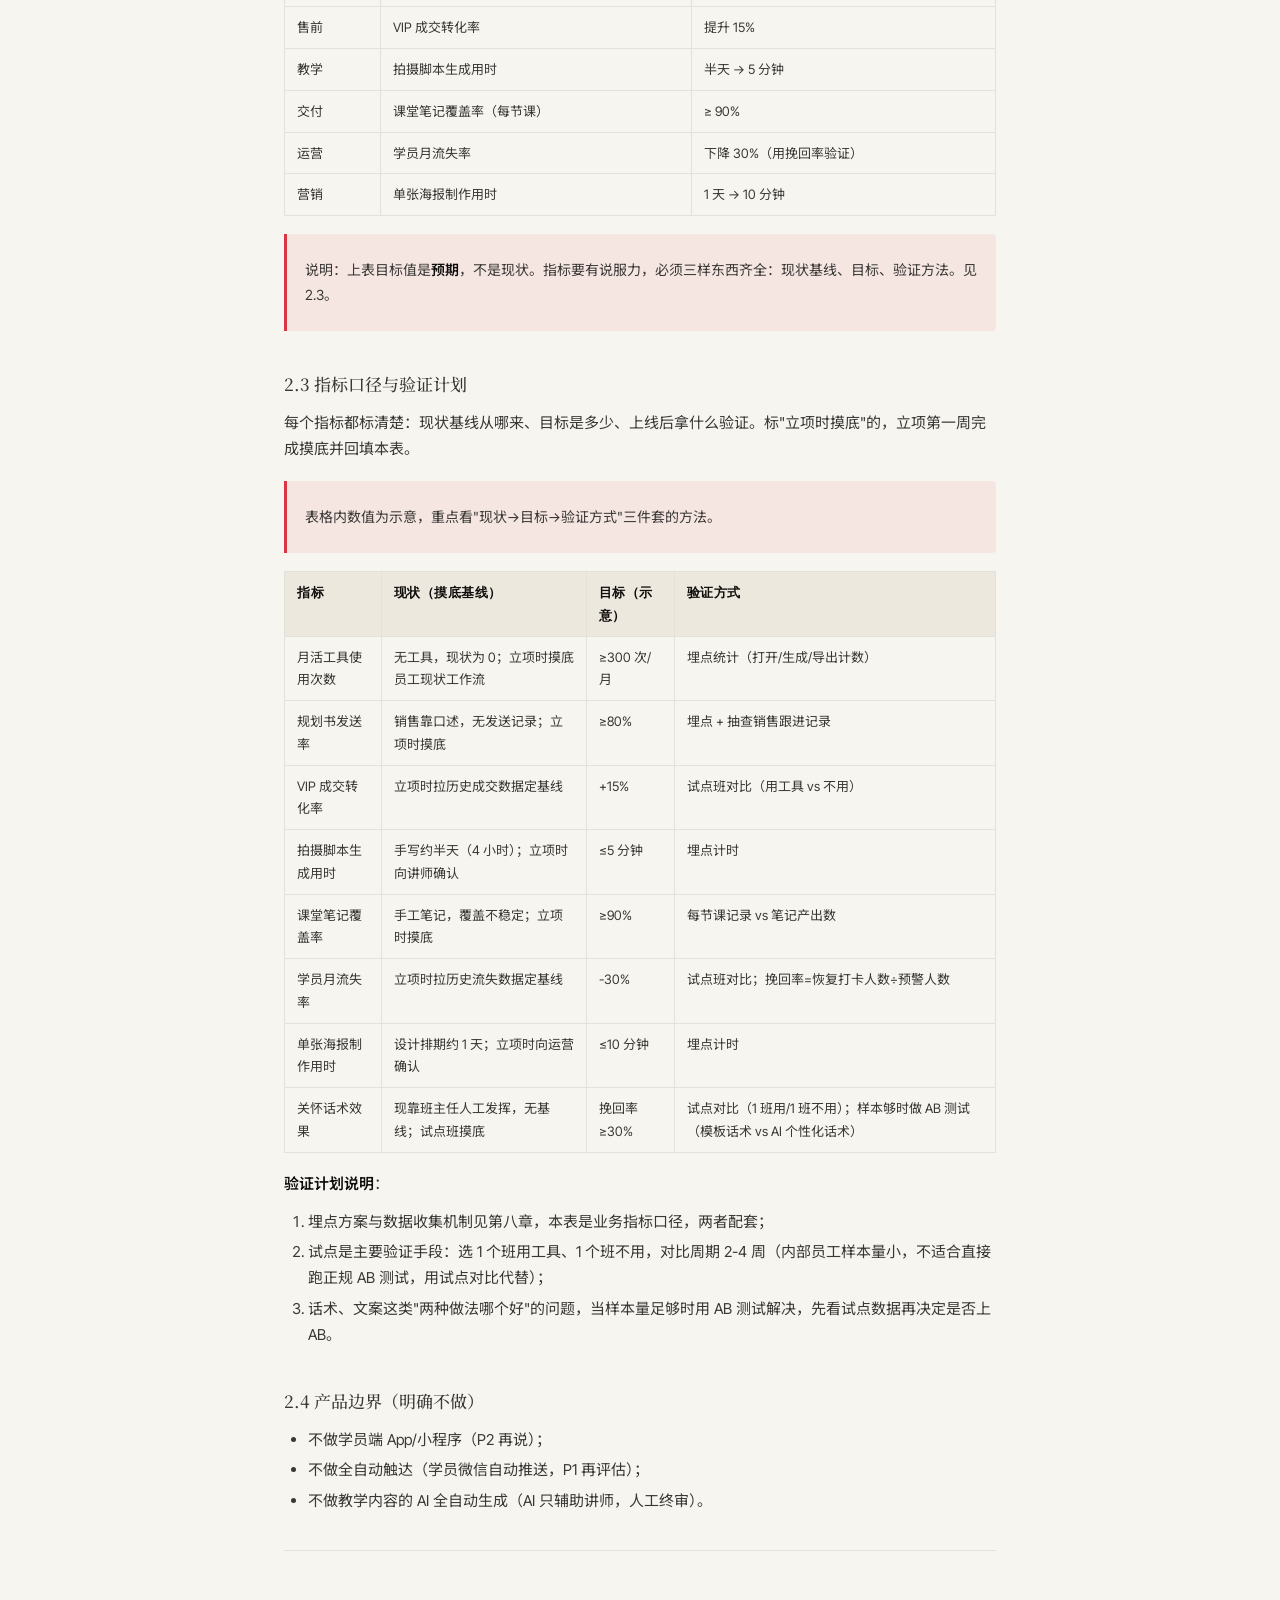
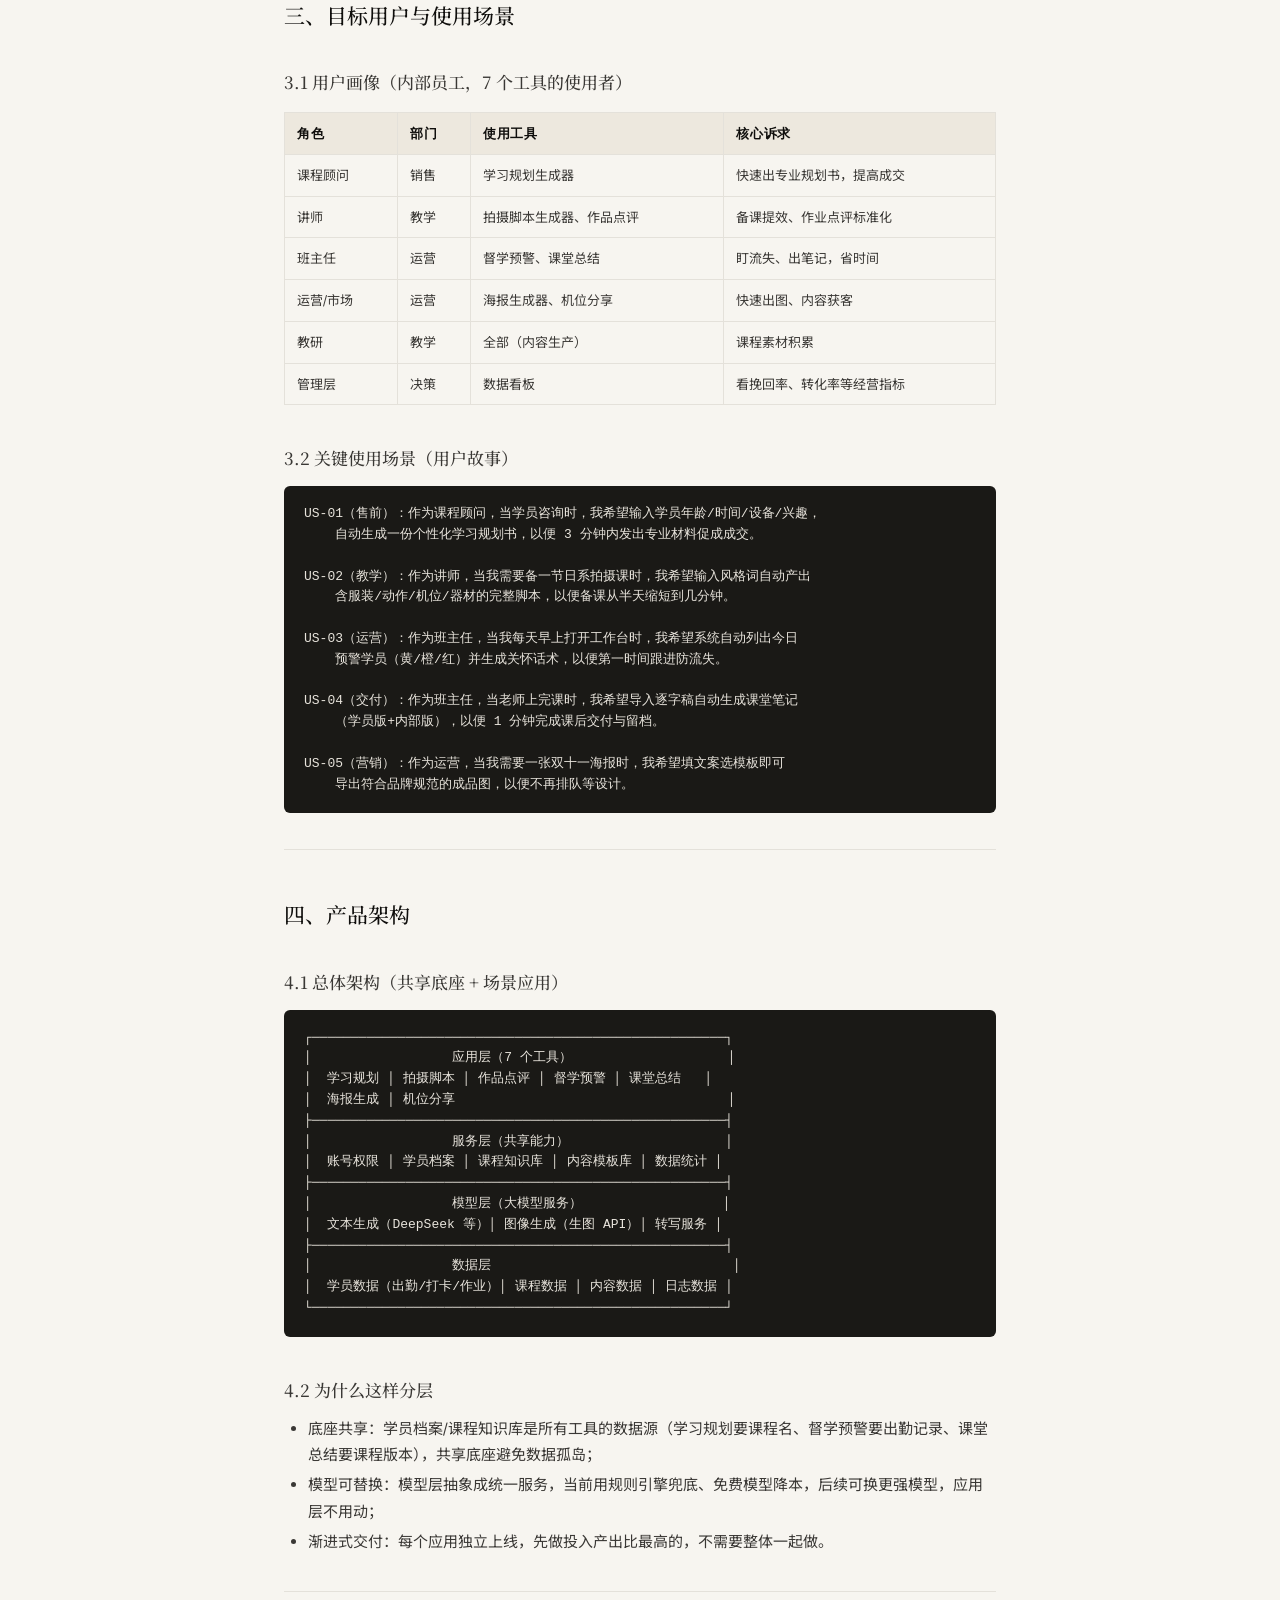
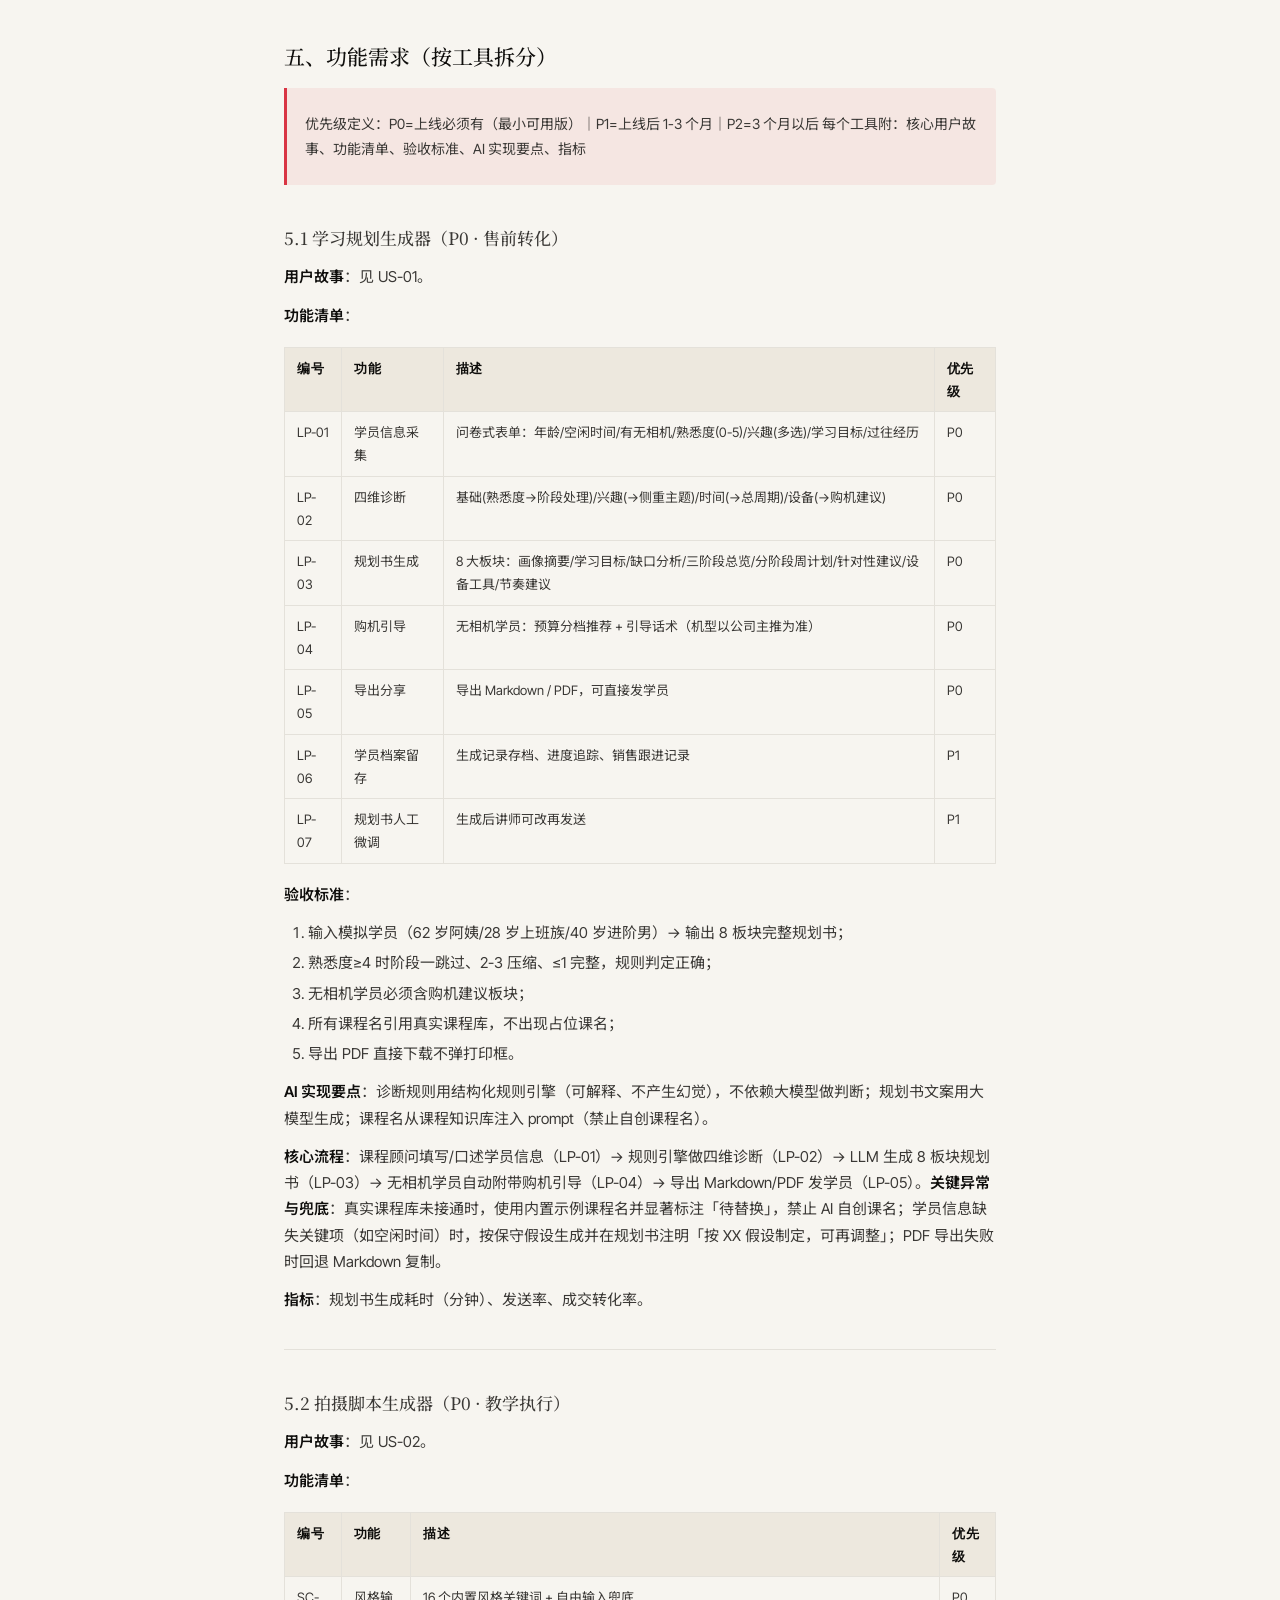
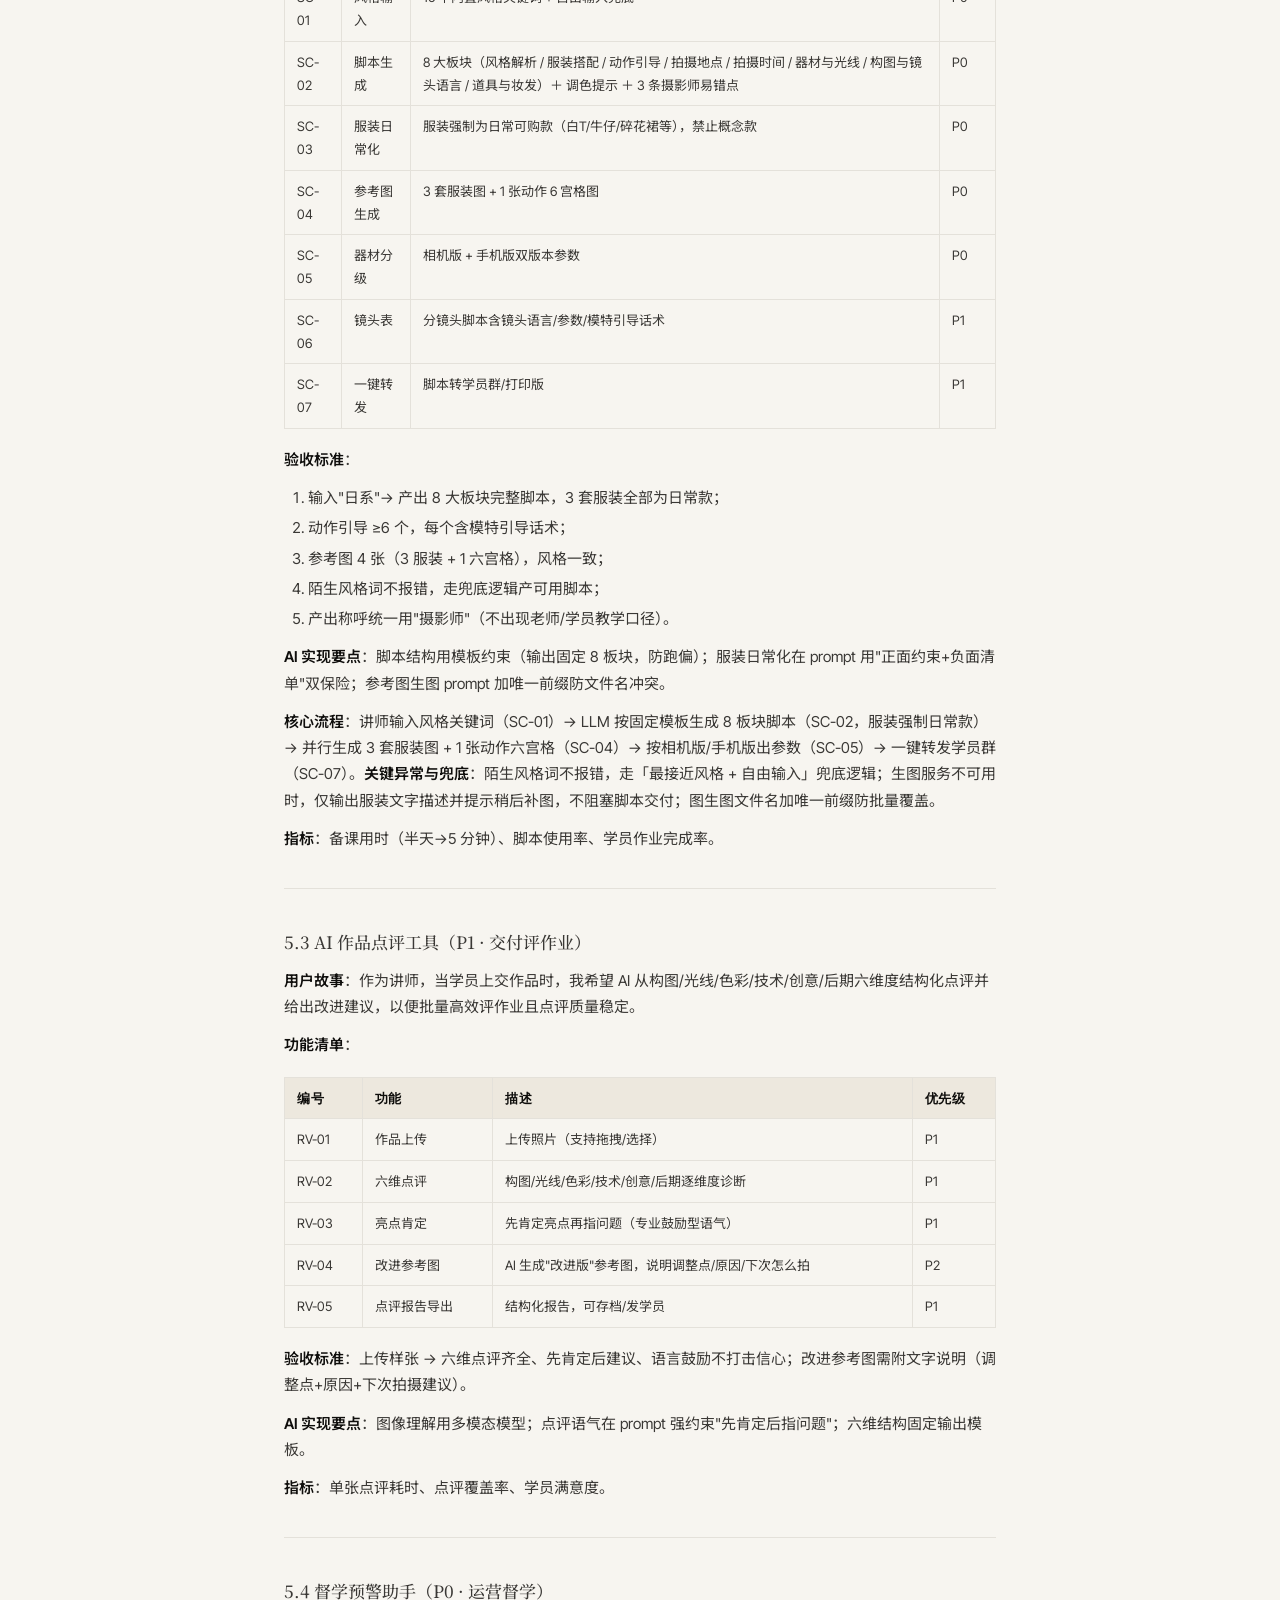
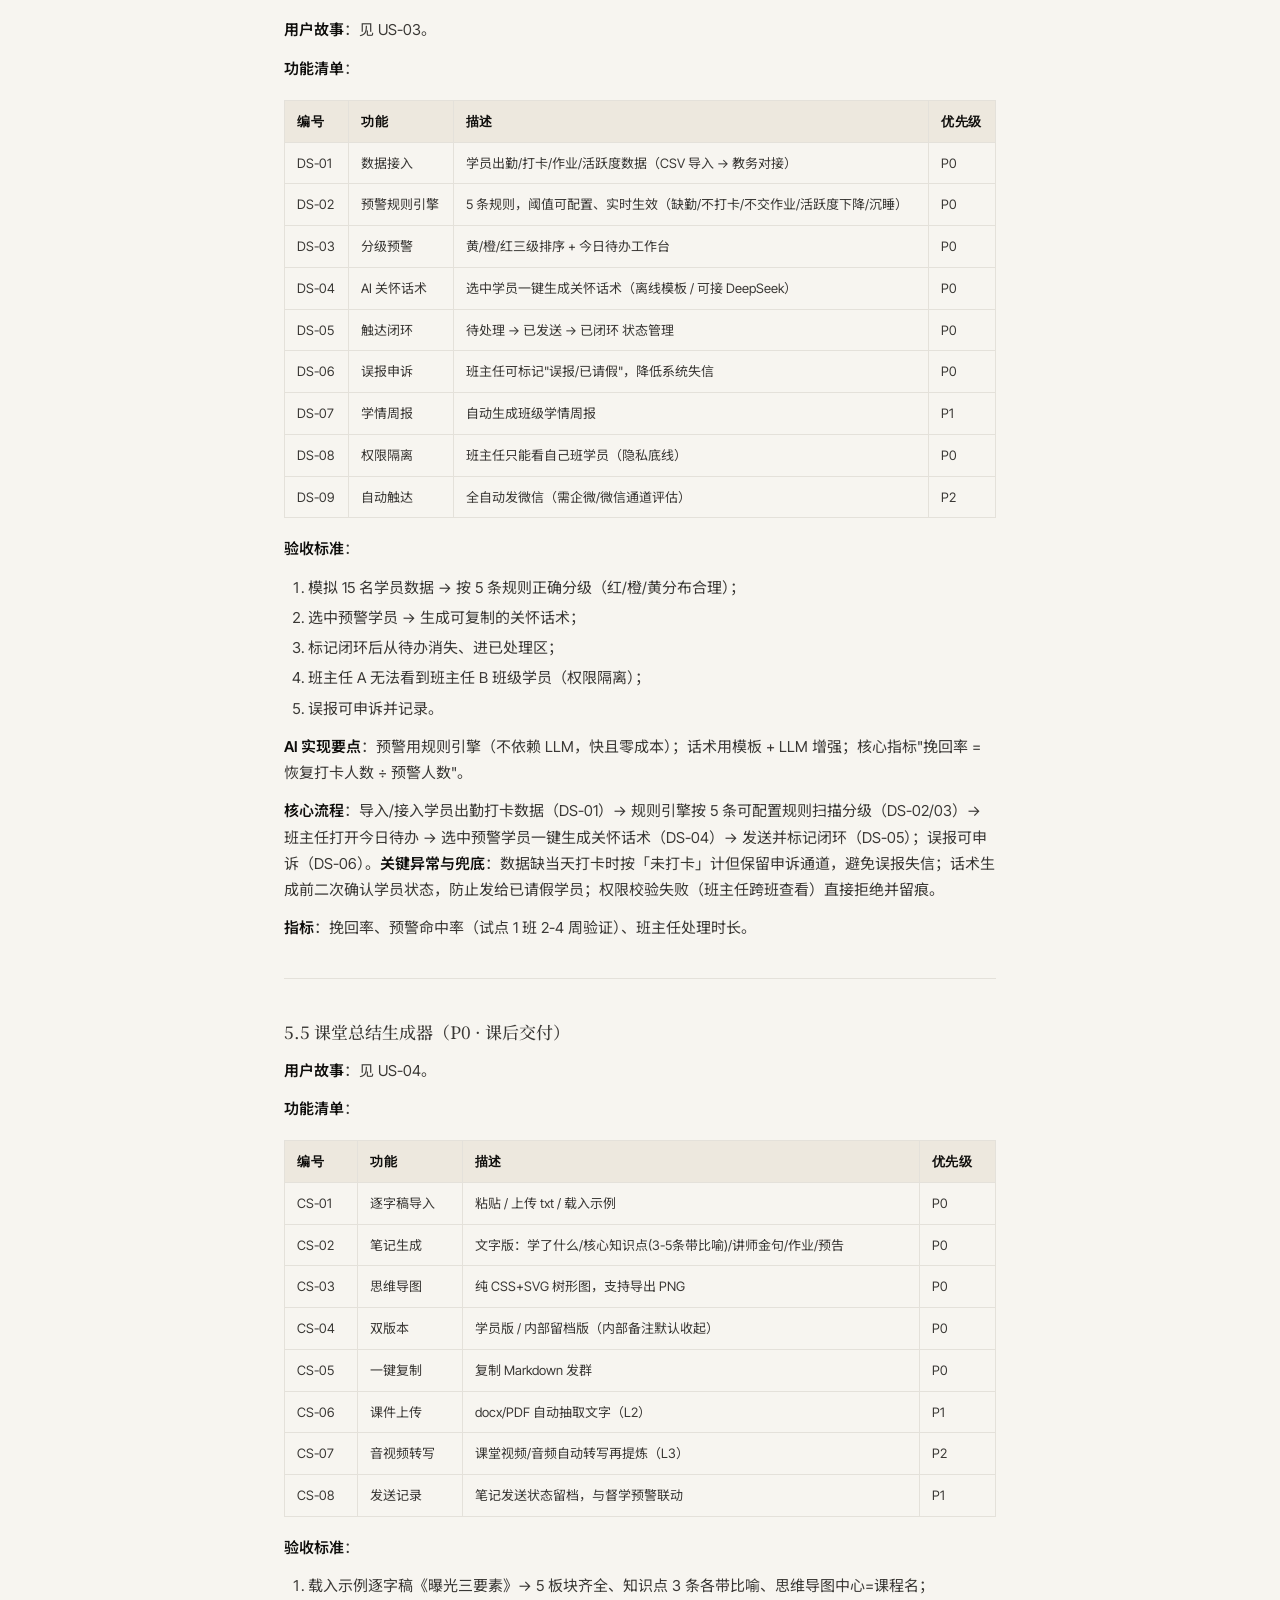
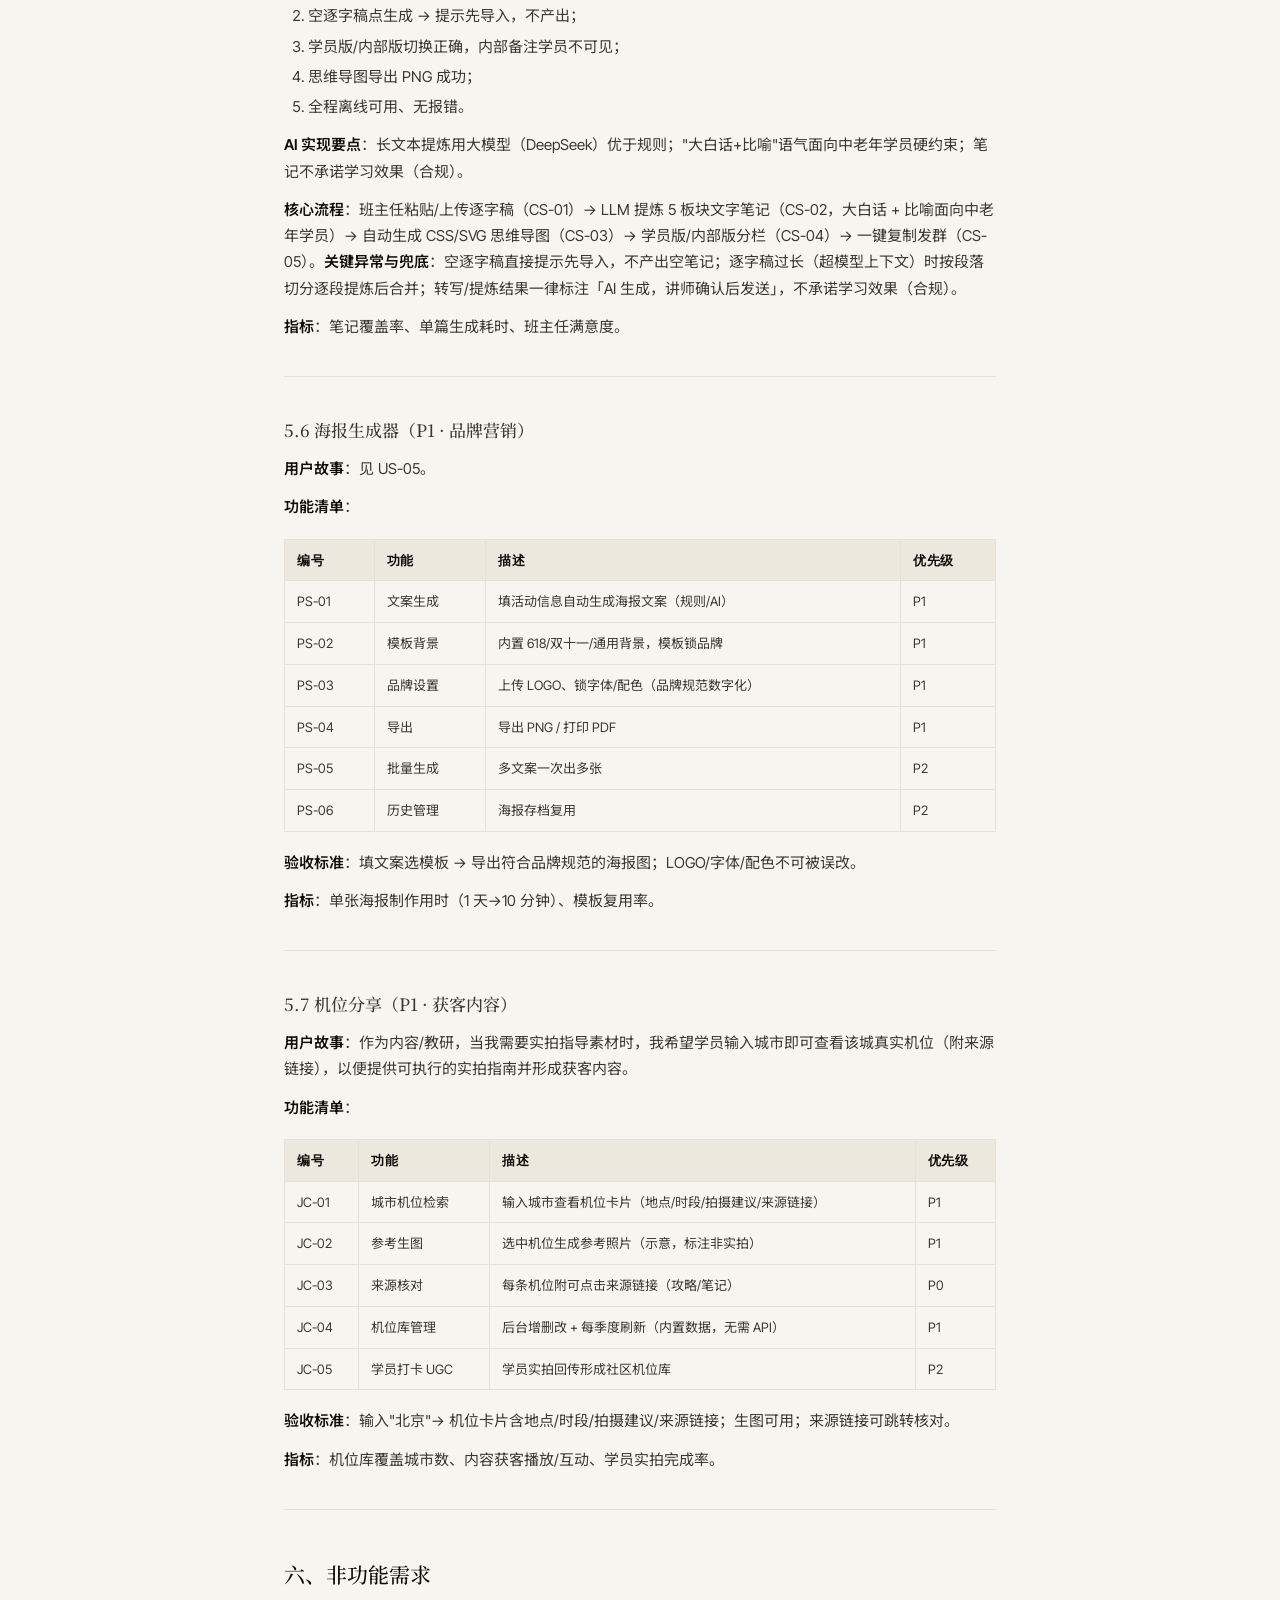
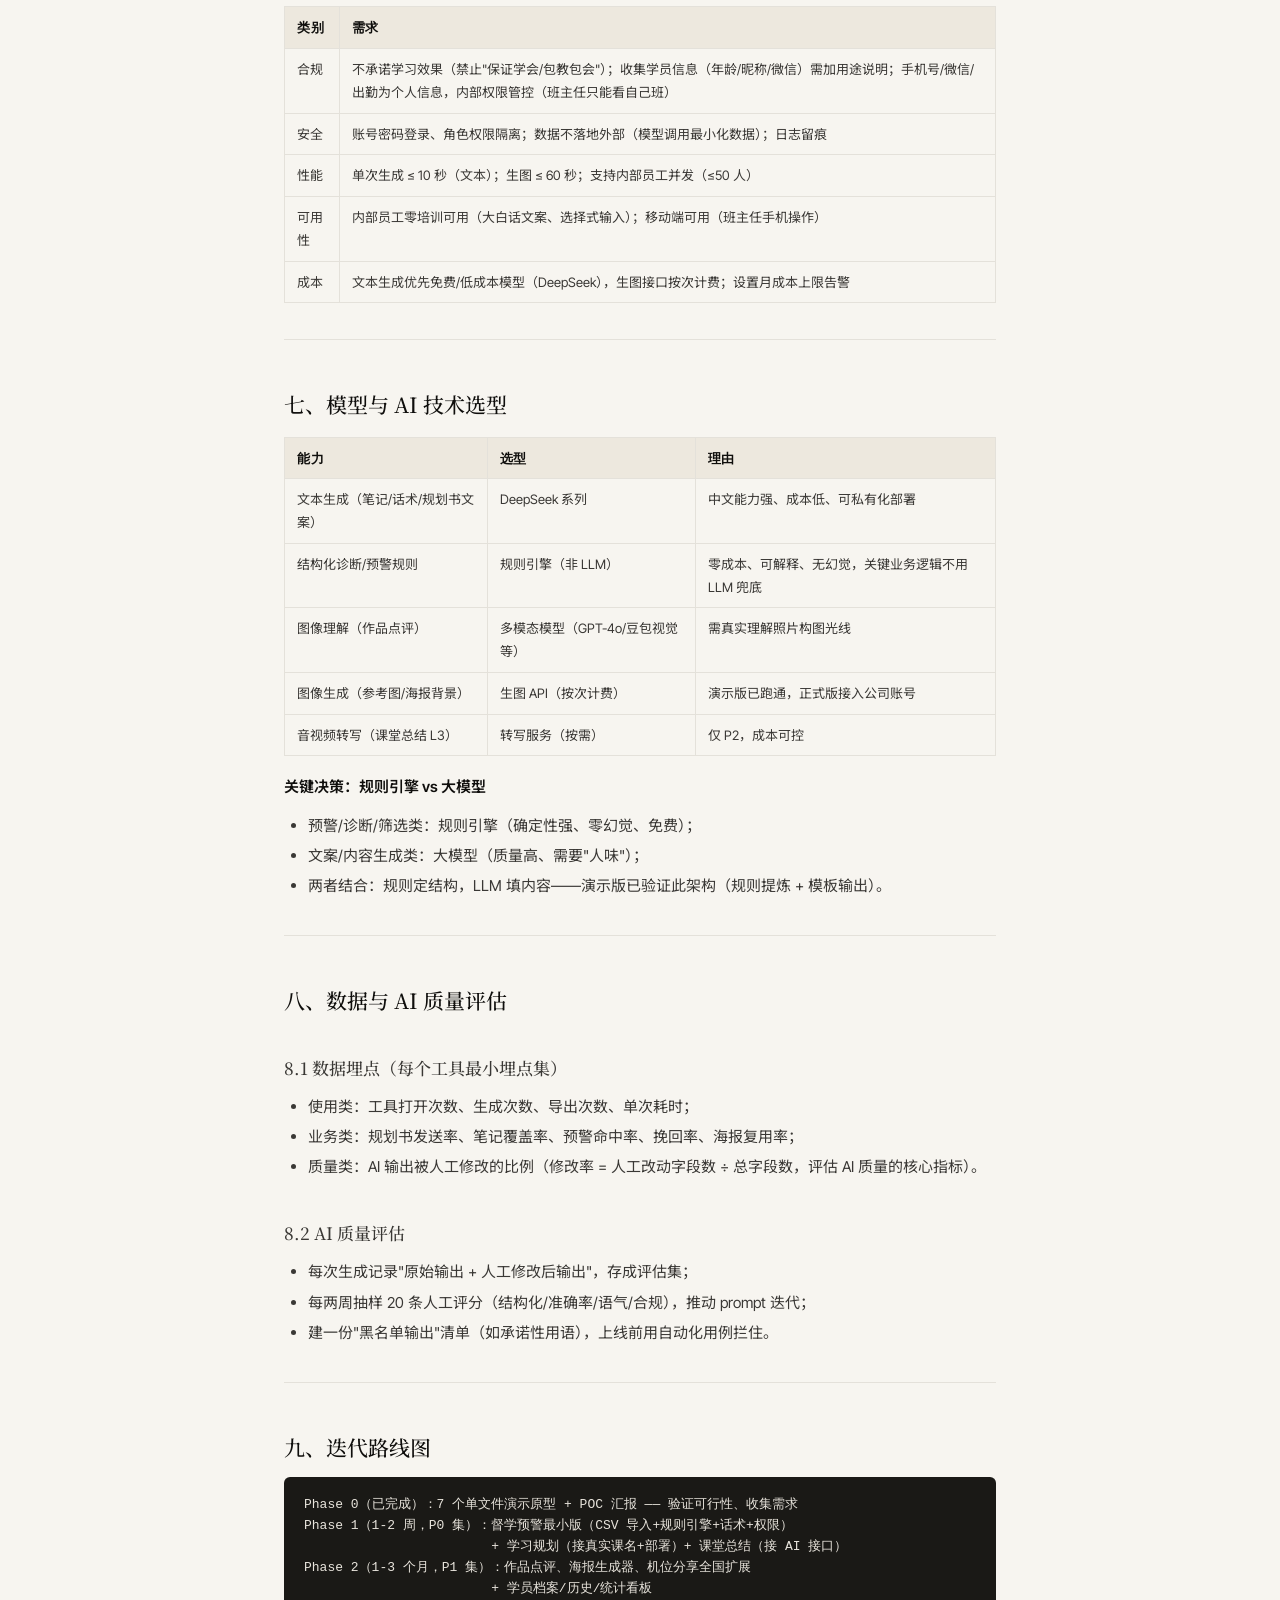
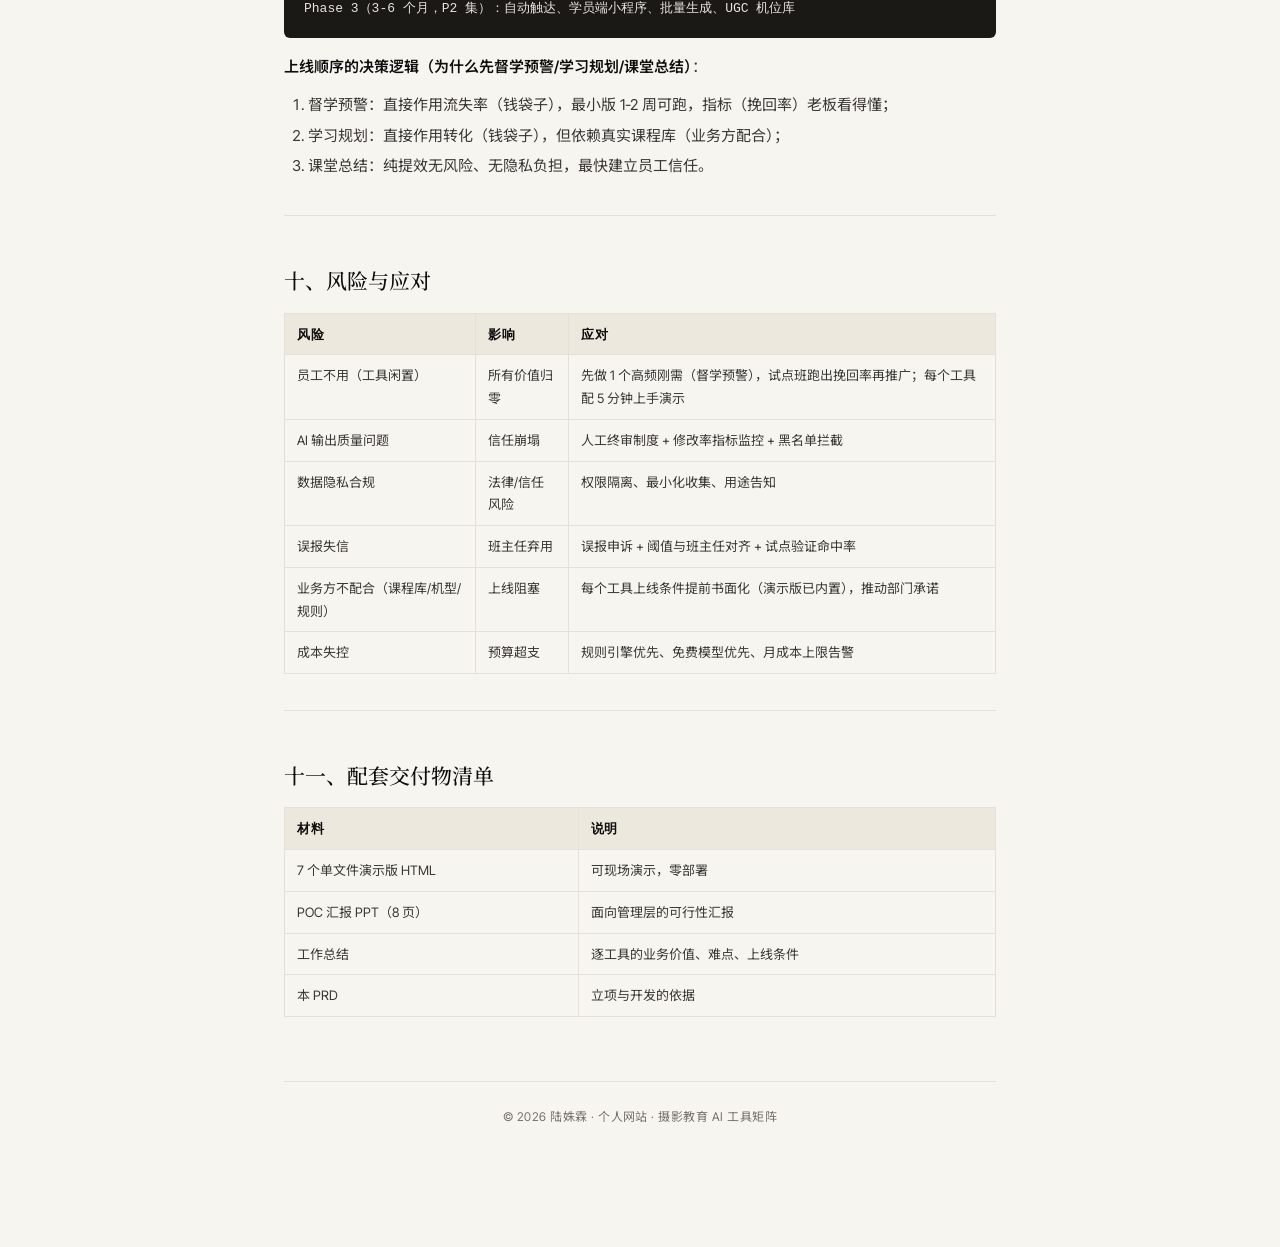
<file: assets/files/ai-toolbox-prd.html>
<!doctype html>
<html lang="zh-CN">
<head>
<meta charset="utf-8">
<meta name="viewport" content="width=device-width,initial-scale=1">
<title>PRD · 摄影教育 AI 工具矩阵（7 个场景化应用 + 共享底座） · 陆姝霖</title>
<link rel="preconnect" href="https://fonts.googleapis.com">
<link rel="preconnect" href="https://fonts.gstatic.com" crossorigin>
<link href="https://fonts.googleapis.com/css2?family=Fraunces:ital,opsz,wght@0,9..144,300..700&family=Inter+Tight:wght@300;400;500;600&family=Noto+Serif+SC:wght@300;400;500;700&family=Noto+Sans+SC:wght@300;400;500;700&display=swap" rel="stylesheet">
<style>
:root{--ink:#0f0e0c;--ink-2:#3a3835;--ink-3:#75716a;--ink-4:#a8a49c;--hair:#e4e1da;--hair-strong:#cac6bd;--frame:#3a3835;--matte:#ede8de;--accent:#d93544;--accent-soft:rgba(217,53,68,.08);--paper:#f7f5f0;--paper-warm:#faf7f0;--ease:cubic-bezier(.16,1,.3,1)}
*{box-sizing:border-box;margin:0;padding:0}
html,body{background:var(--paper);color:var(--ink);font-family:"Inter Tight","Noto Sans SC",sans-serif;font-size:15px;line-height:1.75;-webkit-font-smoothing:antialiased}
body{padding:0 0 120px}
.topbar{position:sticky;top:0;z-index:10;background:rgba(247,245,240,.92);backdrop-filter:saturate(180%) blur(12px);border-bottom:1px solid var(--hair);padding:14px 24px;display:flex;align-items:center;gap:16px}
.topbar a.back{font-family:"Inter Tight",sans-serif;font-size:12px;letter-spacing:.08em;color:var(--ink-2);text-decoration:none;text-transform:uppercase;border:1px solid var(--frame);padding:6px 12px;border-radius:6px;transition:all .2s var(--ease)}
.topbar a.back:hover{background:var(--ink);color:var(--paper)}
.topbar .tag{font-family:"Fraunces",serif;font-style:italic;font-weight:300;font-size:13px;color:var(--ink-3);letter-spacing:.04em}
.container{max-width:760px;margin:0 auto;padding:48px 24px 0}
.head{margin-bottom:48px;padding-bottom:32px;border-bottom:1px solid var(--hair)}
.head .kicker{font-family:"Inter Tight",sans-serif;font-size:11px;letter-spacing:.16em;color:var(--accent);text-transform:uppercase;margin-bottom:14px}
.head h1{font-family:"Noto Serif SC",serif;font-weight:500;font-size:34px;line-height:1.3;color:var(--ink);margin-bottom:12px}
.head .sub{font-family:"Fraunces",serif;font-style:italic;font-weight:300;font-size:18px;color:var(--ink-3);margin-bottom:18px}
.head .warn{background:var(--accent-soft);border-left:3px solid var(--accent);padding:12px 16px;font-size:13px;line-height:1.65;color:var(--ink-2);border-radius:0 4px 4px 0}
.content h1,.content h2,.content h3,.content h4{font-family:"Noto Serif SC",serif;color:var(--ink);margin:42px 0 14px;line-height:1.35}
.content h1{font-size:26px;font-weight:500;padding-bottom:10px;border-bottom:1px solid var(--hair)}
.content h2{font-size:21px;font-weight:500;padding-top:8px}
.content h3{font-size:17px;font-weight:500;color:var(--ink-2)}
.content h4{font-size:15px;font-weight:600;color:var(--ink-2)}
.content p{margin:12px 0;color:var(--ink-2)}
.content ul,.content ol{margin:12px 0 12px 24px;color:var(--ink-2)}
.content li{margin:4px 0}
.content strong{color:var(--ink);font-weight:600}
.content em{color:var(--ink-2)}
.content blockquote{border-left:3px solid var(--accent);background:var(--accent-soft);padding:12px 18px;margin:18px 0;color:var(--ink-2);border-radius:0 4px 4px 0;font-size:14px}
.content code{font-family:"JetBrains Mono","SF Mono",monospace;font-size:13px;background:var(--matte);padding:1px 6px;border-radius:3px;color:var(--accent)}
.content pre{background:#1a1916;color:#e8e4dc;padding:18px 20px;border-radius:6px;overflow-x:auto;margin:16px 0;line-height:1.6;font-size:13px}
.content pre code{background:none;color:inherit;padding:0}
.content table{width:100%;border-collapse:collapse;margin:18px 0;font-size:13px}
.content th,.content td{border:1px solid var(--hair);padding:9px 12px;text-align:left;vertical-align:top}
.content th{background:var(--matte);font-weight:600;color:var(--ink);font-family:"Inter Tight",sans-serif;letter-spacing:.04em}
.content td{color:var(--ink-2)}
.content hr{border:none;border-top:1px solid var(--hair);margin:36px 0}
.content a{color:var(--accent);text-decoration:none;border-bottom:1px solid currentColor}
.content a:hover{background:var(--accent-soft)}
.foot{margin-top:64px;padding-top:24px;border-top:1px solid var(--hair);font-size:12px;color:var(--ink-3);text-align:center;letter-spacing:.04em}
@media (max-width:640px){.head h1{font-size:26px}.content h1{font-size:22px}.content h2{font-size:18px}.content table{font-size:12px}.content th,.content td{padding:6px 8px}}
</style>
</head>
<body>
<div class="topbar">
  <a class="back" href="../../index.html#ai-projects">← 返回网站</a>
  <span class="tag">PRD · 作品集展示版</span>
</div>
<div class="container">
  <div class="head">
    <div class="kicker">AI Product · Photography Education</div>
    <h1>PRD · 摄影教育 AI 工具矩阵（7 个场景化应用 + 共享底座）</h1>
    <div class="sub">把摄影教育公司全链路的 7 个 AI 应用点，合成一个可分批交付、可现场演示的机构级 AI 工作台</div>
    <div class="warn">⚠ 本文档为<strong>作品集展示版</strong>：基于真实项目经验脱敏改写。涉及公司的数据均已替换为示意值，不代表任何真实公司的经营情况。请勿据此推断作者所在公司的业务数据。</div>
  </div>
  <div class="content"><blockquote>
<p>文档版本：v1.0 ｜ 编写：陆姝霖 ｜ 日期：2026-08-18 ｜ 状态：POC 验证通过，待评审立项
⚠️ 本文档为<strong>作品集展示版</strong>：基于真实项目经验脱敏改写。涉及公司的数据（指标数值、成本、内部流程细节）均已替换为示意值，不代表任何真实公司的经营情况；请勿据此推断作者所在公司的业务数据。
配套材料：7 个单文件演示版原型（可现场演示）＋ 管理层汇报 PPT ＋ 工作总结
名称说明：<strong>"摄影教育 AI 工具矩阵"是这 7 个工具 demo 的产品体系名</strong>。此前还做过一份面向管理层的 POC 汇报 PPT（早期阶段打包展示其中三个原型）；7 个 demo 此后已分批全部进入管理层 POC 汇报，PPT 属于配套汇报材料，不是工具 demo，与本 PRD 是材料与产品的关系。
本文档用途：投递 AI 产品经理岗位的作品集核心材料（内部评审用途请使用内部版）</p>
</blockquote>
<h3 id="_role">我的角色与贡献（面试官先读这三点）</h3>
<p><strong>一句话定位</strong>：本方案由<strong>我独立主导完成</strong>——从全链路痛点梳理、7 个应用点的选题与排级，到 PRD 成稿、7 个可演示原型的设计与实现、面向管理层的 POC 汇报，均由我负责推进。AI 作为提效工具辅助初稿撰写与排版，最终方案、指标口径与定稿由本人负责。</p>
<p><strong>能现场验证的产出</strong>：文中所列 7 个单文件 demo 均为本人独立设计实现（纯前端、零后端、打开即可演示），7 个全部已进入管理层 POC 汇报。本文档不是纸面方案——任何一条功能、一个验收标准，都可以当场演示或答问验证。</p>
<p><strong>数据边界</strong>：文中指标数值为脱敏示意值，用于展示「现状 → 目标 → 验证方式」的指标设计方法；真实业务数据按公司要求不对外。涉及公司名称与内部流程的表述均已脱敏改写。</p>
<p><strong>面试官速答</strong>（先替你问，答案都在正文里）：</p>
<table>
<thead>
<tr><th>高频追问</th><th>一句话回答</th><th>正文位置</th></tr>
</thead>
<tbody>
<tr><td>这 7 个 demo 是你一个人做的？</td><td>是。均为本人独立设计实现的单文件原型，可现场演示。</td><td>配套交付物清单</td></tr>
<tr><td>指标目标值哪来的？会不会是拍脑袋？</td><td>每个指标都配了现状基线来源与验证方式，标「立项时摸底」的上线第一周回填。</td><td>2.3 指标口径</td></tr>
<tr><td>为什么有的功能不用大模型？</td><td>预警/诊断用规则引擎：零成本、零幻觉、可解释；LLM 只做文案生成，规则定结构、LLM 填内容。</td><td>第七章 模型选型</td></tr>
<tr><td>学员数据合规怎么处理？</td><td>权限隔离（班主任只见本班）+ 最小化收集 + 用途告知 + 不承诺学习效果。</td><td>第六章 非功能需求</td></tr>
<tr><td>为什么第一个上督学预警，而不是海报生成？</td><td>直接作用流失率（钱袋子），最小版 1-2 周上线，挽回率指标老板看得懂。</td><td>第九章 迭代路线图</td></tr>
</tbody>
</table>
<hr>
<h2 id="_1">〇、文档导读（给读者/面试官）</h2>
<p><strong>这份 PRD 讲的是什么</strong>：把摄影教育公司"获客→售前→教学→交付→运营→营销"全链路的 7 个 AI 应用点，合成一个可分批交付的产品规划——<strong>摄影教育 AI 工具矩阵</strong>。它由两部分组成：<strong>共享底座</strong>（学员数据 + 课程知识库 + 大模型服务 + 统一账号权限）+ <strong>7 个场景化应用</strong>。</p>
<p><strong>这份 PRD 为什么值得看</strong>：
</p><ol>
<li>每个功能都挂在真实的业务环节上，配有可量化指标，不是空谈产品思维；</li>
<li>模型选型、成本控制、数据评估、合规、AI 输出质量怎么验证，都有明确答案，不是"上个大模型就行"；</li>
<li>配套 7 个能现场演示的 demo 原型，证明这不是纸面方案；</li>
<li>交付路径是分期的：P0/P1/P2 分级清晰，最小可用版 1-2 周能上线。</li>
</ol>
<hr>
<h2 id="_2">一、背景与问题</h2>
<h3 id="11">1.1 行业背景</h3>
<p>摄影兴趣教育（尤其面向中老年学员）是重服务、重信任、重线下的行业：
</p><ul>
<li>学员付费决策周期长，售前需要极强的"专业感"和"个性化"；</li>
<li>教学依赖讲师个人经验，质量参差、难以复制；</li>
<li>学员流失率高（兴趣类课程天然易倦怠），且流失往往发生在"苗头期"却无人发现；</li>
<li>运营动作大量依赖人工（手写笔记、手查名单、手做海报），效率低、口径不一。</li>
</ul>
<h3 id="12">1.2 现状痛点（业务侧调研结论）</h3>
<table>
<thead>
<tr>
<th>环节</th>
<th>现状</th>
<th>痛点</th>
</tr>
</thead>
<tbody>
<tr>
<td>售前转化</td>
<td>销售口述课程体系</td>
<td>无直观材料，学员感知不到个性化</td>
</tr>
<tr>
<td>教学执行</td>
<td>讲师手写拍摄脚本/备课</td>
<td>一套脚本半天起，质量靠个人</td>
</tr>
<tr>
<td>课后交付</td>
<td>班主任手写课堂笔记</td>
<td>费时、口径不统一、学员感知弱</td>
</tr>
<tr>
<td>运营督学</td>
<td>月底人工查流失</td>
<td>发现太晚，话术靠个人发挥</td>
</tr>
<tr>
<td>品牌营销</td>
<td>海报找设计排期</td>
<td>出图慢、品牌风格不统一</td>
</tr>
<tr>
<td>获客内容</td>
<td>机位攻略散落各平台</td>
<td>无积累、无信任背书</td>
</tr>
</tbody>
</table>
<h3 id="13">1.3 为什么是现在做</h3>
<p>大模型（DeepSeek 等）成本已降到免费/极低水平；所在公司已有成熟的课程体系和学员运营数据。AI 不是从零造内容，是把已有的东西放大。</p>
<hr>
<h2 id="_3">二、产品定位与目标</h2>
<h3 id="21">2.1 产品定位</h3>
<p><strong>一句话</strong>：给摄影教育机构内部员工使用的 AI 工作台，把"售前、教学、交付、运营、营销"各环节的重人工工作，变成"点几下就出结果"。</p>
<h3 id="22">2.2 产品目标（北极星指标 + 分环节指标）</h3>
<blockquote>
<p>数值均为<strong>示意目标值</strong>（脱敏处理），用于展示指标设计方法；真实目标以内部版为准。</p>
</blockquote>
<table>
<thead>
<tr>
<th>层级</th>
<th>指标</th>
<th>目标值（上线 3 个月，示意）</th>
</tr>
</thead>
<tbody>
<tr>
<td>北极星</td>
<td>月活工具使用次数（内部员工）</td>
<td>≥ 300 次/月</td>
</tr>
<tr>
<td>售前</td>
<td>意向学员 → 规划书发送率</td>
<td>≥ 80%</td>
</tr>
<tr>
<td>售前</td>
<td>VIP 成交转化率</td>
<td>提升 15%</td>
</tr>
<tr>
<td>教学</td>
<td>拍摄脚本生成用时</td>
<td>半天 → 5 分钟</td>
</tr>
<tr>
<td>交付</td>
<td>课堂笔记覆盖率（每节课）</td>
<td>≥ 90%</td>
</tr>
<tr>
<td>运营</td>
<td>学员月流失率</td>
<td>下降 30%（用挽回率验证）</td>
</tr>
<tr>
<td>营销</td>
<td>单张海报制作用时</td>
<td>1 天 → 10 分钟</td>
</tr>
</tbody>
</table>
<blockquote>
<p>说明：上表目标值是<strong>预期</strong>，不是现状。指标要有说服力，必须三样东西齐全：现状基线、目标、验证方法。见 2.3。</p>
</blockquote>
<h3 id="23">2.3 指标口径与验证计划</h3>
<p>每个指标都标清楚：现状基线从哪来、目标是多少、上线后拿什么验证。标"立项时摸底"的，立项第一周完成摸底并回填本表。</p>
<blockquote>
<p>表格内数值为示意，重点看"现状→目标→验证方式"三件套的方法。</p>
</blockquote>
<table>
<thead>
<tr>
<th>指标</th>
<th>现状（摸底基线）</th>
<th>目标（示意）</th>
<th>验证方式</th>
</tr>
</thead>
<tbody>
<tr>
<td>月活工具使用次数</td>
<td>无工具，现状为 0；立项时摸底员工现状工作流</td>
<td>≥300 次/月</td>
<td>埋点统计（打开/生成/导出计数）</td>
</tr>
<tr>
<td>规划书发送率</td>
<td>销售靠口述，无发送记录；立项时摸底</td>
<td>≥80%</td>
<td>埋点 + 抽查销售跟进记录</td>
</tr>
<tr>
<td>VIP 成交转化率</td>
<td>立项时拉历史成交数据定基线</td>
<td>+15%</td>
<td>试点班对比（用工具 vs 不用）</td>
</tr>
<tr>
<td>拍摄脚本生成用时</td>
<td>手写约半天（4 小时）；立项时向讲师确认</td>
<td>≤5 分钟</td>
<td>埋点计时</td>
</tr>
<tr>
<td>课堂笔记覆盖率</td>
<td>手工笔记，覆盖不稳定；立项时摸底</td>
<td>≥90%</td>
<td>每节课记录 vs 笔记产出数</td>
</tr>
<tr>
<td>学员月流失率</td>
<td>立项时拉历史流失数据定基线</td>
<td>-30%</td>
<td>试点班对比；挽回率=恢复打卡人数÷预警人数</td>
</tr>
<tr>
<td>单张海报制作用时</td>
<td>设计排期约 1 天；立项时向运营确认</td>
<td>≤10 分钟</td>
<td>埋点计时</td>
</tr>
<tr>
<td>关怀话术效果</td>
<td>现靠班主任人工发挥，无基线；试点班摸底</td>
<td>挽回率 ≥30%</td>
<td>试点对比（1 班用/1 班不用）；样本够时做 AB 测试（模板话术 vs AI 个性化话术）</td>
</tr>
</tbody>
</table>
<p><strong>验证计划说明</strong>：
</p><ol>
<li>埋点方案与数据收集机制见第八章，本表是业务指标口径，两者配套；</li>
<li>试点是主要验证手段：选 1 个班用工具、1 个班不用，对比周期 2-4 周（内部员工样本量小，不适合直接跑正规 AB 测试，用试点对比代替）；</li>
<li>话术、文案这类"两种做法哪个好"的问题，当样本量足够时用 AB 测试解决，先看试点数据再决定是否上 AB。</li>
</ol>
<h3 id="24">2.4 产品边界（明确不做）</h3>
<ul>
<li>不做学员端 App/小程序（P2 再说）；</li>
<li>不做全自动触达（学员微信自动推送，P1 再评估）；</li>
<li>不做教学内容的 AI 全自动生成（AI 只辅助讲师，人工终审）。</li>
</ul>
<hr>
<h2 id="_4">三、目标用户与使用场景</h2>
<h3 id="31-7">3.1 用户画像（内部员工，7 个工具的使用者）</h3>
<table>
<thead>
<tr>
<th>角色</th>
<th>部门</th>
<th>使用工具</th>
<th>核心诉求</th>
</tr>
</thead>
<tbody>
<tr>
<td>课程顾问</td>
<td>销售</td>
<td>学习规划生成器</td>
<td>快速出专业规划书，提高成交</td>
</tr>
<tr>
<td>讲师</td>
<td>教学</td>
<td>拍摄脚本生成器、作品点评</td>
<td>备课提效、作业点评标准化</td>
</tr>
<tr>
<td>班主任</td>
<td>运营</td>
<td>督学预警、课堂总结</td>
<td>盯流失、出笔记，省时间</td>
</tr>
<tr>
<td>运营/市场</td>
<td>运营</td>
<td>海报生成器、机位分享</td>
<td>快速出图、内容获客</td>
</tr>
<tr>
<td>教研</td>
<td>教学</td>
<td>全部（内容生产）</td>
<td>课程素材积累</td>
</tr>
<tr>
<td>管理层</td>
<td>决策</td>
<td>数据看板</td>
<td>看挽回率、转化率等经营指标</td>
</tr>
</tbody>
</table>
<h3 id="32">3.2 关键使用场景（用户故事）</h3>
<pre><code>US-01（售前）：作为课程顾问，当学员咨询时，我希望输入学员年龄/时间/设备/兴趣，
    自动生成一份个性化学习规划书，以便 3 分钟内发出专业材料促成成交。

US-02（教学）：作为讲师，当我需要备一节日系拍摄课时，我希望输入风格词自动产出
    含服装/动作/机位/器材的完整脚本，以便备课从半天缩短到几分钟。

US-03（运营）：作为班主任，当我每天早上打开工作台时，我希望系统自动列出今日
    预警学员（黄/橙/红）并生成关怀话术，以便第一时间跟进防流失。

US-04（交付）：作为班主任，当老师上完课时，我希望导入逐字稿自动生成课堂笔记
    （学员版+内部版），以便 1 分钟完成课后交付与留档。

US-05（营销）：作为运营，当我需要一张双十一海报时，我希望填文案选模板即可
    导出符合品牌规范的成品图，以便不再排队等设计。
</code></pre>
<hr>
<h2 id="_5">四、产品架构</h2>
<h3 id="41">4.1 总体架构（共享底座 + 场景应用）</h3>
<pre><code>┌─────────────────────────────────────────────────────┐
│                  应用层（7 个工具）                    │
│  学习规划 │ 拍摄脚本 │ 作品点评 │ 督学预警 │ 课堂总结   │
│  海报生成 │ 机位分享                                   │
├─────────────────────────────────────────────────────┤
│                  服务层（共享能力）                    │
│  账号权限 │ 学员档案 │ 课程知识库 │ 内容模板库 │ 数据统计 │
├─────────────────────────────────────────────────────┤
│                  模型层（大模型服务）                  │
│  文本生成（DeepSeek 等）│ 图像生成（生图 API）│ 转写服务 │
├─────────────────────────────────────────────────────┤
│                  数据层                               │
│  学员数据（出勤/打卡/作业）│ 课程数据 │ 内容数据 │ 日志数据 │
└─────────────────────────────────────────────────────┘
</code></pre>
<h3 id="42">4.2 为什么这样分层</h3>
<ul>
<li>底座共享：学员档案/课程知识库是所有工具的数据源（学习规划要课程名、督学预警要出勤记录、课堂总结要课程版本），共享底座避免数据孤岛；</li>
<li>模型可替换：模型层抽象成统一服务，当前用规则引擎兜底、免费模型降本，后续可换更强模型，应用层不用动；</li>
<li>渐进式交付：每个应用独立上线，先做投入产出比最高的，不需要整体一起做。</li>
</ul>
<hr>
<h2 id="_6">五、功能需求（按工具拆分）</h2>
<blockquote>
<p>优先级定义：P0=上线必须有（最小可用版）｜P1=上线后 1-3 个月｜P2=3 个月以后
每个工具附：核心用户故事、功能清单、验收标准、AI 实现要点、指标</p>
</blockquote>
<h3 id="51-p0">5.1 学习规划生成器（P0 · 售前转化）</h3>
<p><strong>用户故事</strong>：见 US-01。</p>
<p><strong>功能清单</strong>：
</p><table>
<thead><tr>
<th>编号</th>
<th>功能</th>
<th>描述</th>
<th>优先级</th>
</tr></thead><tbody>
<tr>
<td>LP-01</td>
<td>学员信息采集</td>
<td>问卷式表单：年龄/空闲时间/有无相机/熟悉度(0-5)/兴趣(多选)/学习目标/过往经历</td>
<td>P0</td>
</tr>
<tr>
<td>LP-02</td>
<td>四维诊断</td>
<td>基础(熟悉度→阶段处理)/兴趣(→侧重主题)/时间(→总周期)/设备(→购机建议)</td>
<td>P0</td>
</tr>
<tr>
<td>LP-03</td>
<td>规划书生成</td>
<td>8 大板块：画像摘要/学习目标/缺口分析/三阶段总览/分阶段周计划/针对性建议/设备工具/节奏建议</td>
<td>P0</td>
</tr>
<tr>
<td>LP-04</td>
<td>购机引导</td>
<td>无相机学员：预算分档推荐 + 引导话术（机型以公司主推为准）</td>
<td>P0</td>
</tr>
<tr>
<td>LP-05</td>
<td>导出分享</td>
<td>导出 Markdown / PDF，可直接发学员</td>
<td>P0</td>
</tr>
<tr>
<td>LP-06</td>
<td>学员档案留存</td>
<td>生成记录存档、进度追踪、销售跟进记录</td>
<td>P1</td>
</tr>
<tr>
<td>LP-07</td>
<td>规划书人工微调</td>
<td>生成后讲师可改再发送</td>
<td>P1</td>
</tr>
</tbody></table>
<p><strong>验收标准</strong>：
</p><ol>
<li>输入模拟学员（62 岁阿姨/28 岁上班族/40 岁进阶男）→ 输出 8 板块完整规划书；</li>
<li>熟悉度≥4 时阶段一跳过、2-3 压缩、≤1 完整，规则判定正确；</li>
<li>无相机学员必须含购机建议板块；</li>
<li>所有课程名引用真实课程库，不出现占位课名；</li>
<li>导出 PDF 直接下载不弹打印框。</li>
</ol>
<p><strong>AI 实现要点</strong>：诊断规则用结构化规则引擎（可解释、不产生幻觉），不依赖大模型做判断；规划书文案用大模型生成；课程名从课程知识库注入 prompt（禁止自创课程名）。</p>
<p><strong>核心流程</strong>：课程顾问填写/口述学员信息（LP-01）→ 规则引擎做四维诊断（LP-02）→ LLM 生成 8 板块规划书（LP-03）→ 无相机学员自动附带购机引导（LP-04）→ 导出 Markdown/PDF 发学员（LP-05）。<strong>关键异常与兜底</strong>：真实课程库未接通时，使用内置示例课程名并显著标注「待替换」，禁止 AI 自创课名；学员信息缺失关键项（如空闲时间）时，按保守假设生成并在规划书注明「按 XX 假设制定，可再调整」；PDF 导出失败时回退 Markdown 复制。</p>
<p><strong>指标</strong>：规划书生成耗时（分钟）、发送率、成交转化率。</p>
<hr>
<h3 id="52-p0">5.2 拍摄脚本生成器（P0 · 教学执行）</h3>
<p><strong>用户故事</strong>：见 US-02。</p>
<p><strong>功能清单</strong>：
</p><table>
<thead><tr>
<th>编号</th>
<th>功能</th>
<th>描述</th>
<th>优先级</th>
</tr></thead><tbody>
<tr>
<td>SC-01</td>
<td>风格输入</td>
<td>16 个内置风格关键词 + 自由输入兜底</td>
<td>P0</td>
</tr>
<tr>
<td>SC-02</td>
<td>脚本生成</td>
<td>8 大板块（风格解析 / 服装搭配 / 动作引导 / 拍摄地点 / 拍摄时间 / 器材与光线 / 构图与镜头语言 / 道具与妆发）＋ 调色提示 ＋ 3 条摄影师易错点</td>
<td>P0</td>
</tr>
<tr>
<td>SC-03</td>
<td>服装日常化</td>
<td>服装强制为日常可购款（白T/牛仔/碎花裙等），禁止概念款</td>
<td>P0</td>
</tr>
<tr>
<td>SC-04</td>
<td>参考图生成</td>
<td>3 套服装图 + 1 张动作 6 宫格图</td>
<td>P0</td>
</tr>
<tr>
<td>SC-05</td>
<td>器材分级</td>
<td>相机版 + 手机版双版本参数</td>
<td>P0</td>
</tr>
<tr>
<td>SC-06</td>
<td>镜头表</td>
<td>分镜头脚本含镜头语言/参数/模特引导话术</td>
<td>P1</td>
</tr>
<tr>
<td>SC-07</td>
<td>一键转发</td>
<td>脚本转学员群/打印版</td>
<td>P1</td>
</tr>
</tbody></table>
<p><strong>验收标准</strong>：
</p><ol>
<li>输入"日系"→ 产出 8 大板块完整脚本，3 套服装全部为日常款；</li>
<li>动作引导 ≥6 个，每个含模特引导话术；</li>
<li>参考图 4 张（3 服装 + 1 六宫格），风格一致；</li>
<li>陌生风格词不报错，走兜底逻辑产可用脚本；</li>
<li>产出称呼统一用"摄影师"（不出现老师/学员教学口径）。</li>
</ol>
<p><strong>AI 实现要点</strong>：脚本结构用模板约束（输出固定 8 板块，防跑偏）；服装日常化在 prompt 用"正面约束+负面清单"双保险；参考图生图 prompt 加唯一前缀防文件名冲突。</p>
<p><strong>核心流程</strong>：讲师输入风格关键词（SC-01）→ LLM 按固定模板生成 8 板块脚本（SC-02，服装强制日常款）→ 并行生成 3 套服装图 + 1 张动作六宫格（SC-04）→ 按相机版/手机版出参数（SC-05）→ 一键转发学员群（SC-07）。<strong>关键异常与兜底</strong>：陌生风格词不报错，走「最接近风格 + 自由输入」兜底逻辑；生图服务不可用时，仅输出服装文字描述并提示稍后补图，不阻塞脚本交付；图生图文件名加唯一前缀防批量覆盖。</p>
<p><strong>指标</strong>：备课用时（半天→5 分钟）、脚本使用率、学员作业完成率。</p>
<hr>
<h3 id="53-ai-p1">5.3 AI 作品点评工具（P1 · 交付评作业）</h3>
<p><strong>用户故事</strong>：作为讲师，当学员上交作品时，我希望 AI 从构图/光线/色彩/技术/创意/后期六维度结构化点评并给出改进建议，以便批量高效评作业且点评质量稳定。</p>
<p><strong>功能清单</strong>：
</p><table>
<thead><tr>
<th>编号</th>
<th>功能</th>
<th>描述</th>
<th>优先级</th>
</tr></thead><tbody>
<tr>
<td>RV-01</td>
<td>作品上传</td>
<td>上传照片（支持拖拽/选择）</td>
<td>P1</td>
</tr>
<tr>
<td>RV-02</td>
<td>六维点评</td>
<td>构图/光线/色彩/技术/创意/后期逐维度诊断</td>
<td>P1</td>
</tr>
<tr>
<td>RV-03</td>
<td>亮点肯定</td>
<td>先肯定亮点再指问题（专业鼓励型语气）</td>
<td>P1</td>
</tr>
<tr>
<td>RV-04</td>
<td>改进参考图</td>
<td>AI 生成"改进版"参考图，说明调整点/原因/下次怎么拍</td>
<td>P2</td>
</tr>
<tr>
<td>RV-05</td>
<td>点评报告导出</td>
<td>结构化报告，可存档/发学员</td>
<td>P1</td>
</tr>
</tbody></table>
<p><strong>验收标准</strong>：上传样张 → 六维点评齐全、先肯定后建议、语言鼓励不打击信心；改进参考图需附文字说明（调整点+原因+下次拍摄建议）。</p>
<p><strong>AI 实现要点</strong>：图像理解用多模态模型；点评语气在 prompt 强约束"先肯定后指问题"；六维结构固定输出模板。</p>
<p><strong>指标</strong>：单张点评耗时、点评覆盖率、学员满意度。</p>
<hr>
<h3 id="54-p0">5.4 督学预警助手（P0 · 运营督学）</h3>
<p><strong>用户故事</strong>：见 US-03。</p>
<p><strong>功能清单</strong>：
</p><table>
<thead><tr>
<th>编号</th>
<th>功能</th>
<th>描述</th>
<th>优先级</th>
</tr></thead><tbody>
<tr>
<td>DS-01</td>
<td>数据接入</td>
<td>学员出勤/打卡/作业/活跃度数据（CSV 导入 → 教务对接）</td>
<td>P0</td>
</tr>
<tr>
<td>DS-02</td>
<td>预警规则引擎</td>
<td>5 条规则，阈值可配置、实时生效（缺勤/不打卡/不交作业/活跃度下降/沉睡）</td>
<td>P0</td>
</tr>
<tr>
<td>DS-03</td>
<td>分级预警</td>
<td>黄/橙/红三级排序 + 今日待办工作台</td>
<td>P0</td>
</tr>
<tr>
<td>DS-04</td>
<td>AI 关怀话术</td>
<td>选中学员一键生成关怀话术（离线模板 / 可接 DeepSeek）</td>
<td>P0</td>
</tr>
<tr>
<td>DS-05</td>
<td>触达闭环</td>
<td>待处理 → 已发送 → 已闭环 状态管理</td>
<td>P0</td>
</tr>
<tr>
<td>DS-06</td>
<td>误报申诉</td>
<td>班主任可标记"误报/已请假"，降低系统失信</td>
<td>P0</td>
</tr>
<tr>
<td>DS-07</td>
<td>学情周报</td>
<td>自动生成班级学情周报</td>
<td>P1</td>
</tr>
<tr>
<td>DS-08</td>
<td>权限隔离</td>
<td>班主任只能看自己班学员（隐私底线）</td>
<td>P0</td>
</tr>
<tr>
<td>DS-09</td>
<td>自动触达</td>
<td>全自动发微信（需企微/微信通道评估）</td>
<td>P2</td>
</tr>
</tbody></table>
<p><strong>验收标准</strong>：
</p><ol>
<li>模拟 15 名学员数据 → 按 5 条规则正确分级（红/橙/黄分布合理）；</li>
<li>选中预警学员 → 生成可复制的关怀话术；</li>
<li>标记闭环后从待办消失、进已处理区；</li>
<li>班主任 A 无法看到班主任 B 班级学员（权限隔离）；</li>
<li>误报可申诉并记录。</li>
</ol>
<p><strong>AI 实现要点</strong>：预警用规则引擎（不依赖 LLM，快且零成本）；话术用模板 + LLM 增强；核心指标"挽回率 = 恢复打卡人数 ÷ 预警人数"。</p>
<p><strong>核心流程</strong>：导入/接入学员出勤打卡数据（DS-01）→ 规则引擎按 5 条可配置规则扫描分级（DS-02/03）→ 班主任打开今日待办 → 选中预警学员一键生成关怀话术（DS-04）→ 发送并标记闭环（DS-05）；误报可申诉（DS-06）。<strong>关键异常与兜底</strong>：数据缺当天打卡时按「未打卡」计但保留申诉通道，避免误报失信；话术生成前二次确认学员状态，防止发给已请假学员；权限校验失败（班主任跨班查看）直接拒绝并留痕。</p>
<p><strong>指标</strong>：挽回率、预警命中率（试点 1 班 2-4 周验证）、班主任处理时长。</p>
<hr>
<h3 id="55-p0">5.5 课堂总结生成器（P0 · 课后交付）</h3>
<p><strong>用户故事</strong>：见 US-04。</p>
<p><strong>功能清单</strong>：
</p><table>
<thead><tr>
<th>编号</th>
<th>功能</th>
<th>描述</th>
<th>优先级</th>
</tr></thead><tbody>
<tr>
<td>CS-01</td>
<td>逐字稿导入</td>
<td>粘贴 / 上传 txt / 载入示例</td>
<td>P0</td>
</tr>
<tr>
<td>CS-02</td>
<td>笔记生成</td>
<td>文字版：学了什么/核心知识点(3-5条带比喻)/讲师金句/作业/预告</td>
<td>P0</td>
</tr>
<tr>
<td>CS-03</td>
<td>思维导图</td>
<td>纯 CSS+SVG 树形图，支持导出 PNG</td>
<td>P0</td>
</tr>
<tr>
<td>CS-04</td>
<td>双版本</td>
<td>学员版 / 内部留档版（内部备注默认收起）</td>
<td>P0</td>
</tr>
<tr>
<td>CS-05</td>
<td>一键复制</td>
<td>复制 Markdown 发群</td>
<td>P0</td>
</tr>
<tr>
<td>CS-06</td>
<td>课件上传</td>
<td>docx/PDF 自动抽取文字（L2）</td>
<td>P1</td>
</tr>
<tr>
<td>CS-07</td>
<td>音视频转写</td>
<td>课堂视频/音频自动转写再提炼（L3）</td>
<td>P2</td>
</tr>
<tr>
<td>CS-08</td>
<td>发送记录</td>
<td>笔记发送状态留档，与督学预警联动</td>
<td>P1</td>
</tr>
</tbody></table>
<p><strong>验收标准</strong>：
</p><ol>
<li>载入示例逐字稿《曝光三要素》→ 5 板块齐全、知识点 3 条各带比喻、思维导图中心=课程名；</li>
<li>空逐字稿点生成 → 提示先导入，不产出；</li>
<li>学员版/内部版切换正确，内部备注学员不可见；</li>
<li>思维导图导出 PNG 成功；</li>
<li>全程离线可用、无报错。</li>
</ol>
<p><strong>AI 实现要点</strong>：长文本提炼用大模型（DeepSeek）优于规则；"大白话+比喻"语气面向中老年学员硬约束；笔记不承诺学习效果（合规）。</p>
<p><strong>核心流程</strong>：班主任粘贴/上传逐字稿（CS-01）→ LLM 提炼 5 板块文字笔记（CS-02，大白话 + 比喻面向中老年学员）→ 自动生成 CSS/SVG 思维导图（CS-03）→ 学员版/内部版分栏（CS-04）→ 一键复制发群（CS-05）。<strong>关键异常与兜底</strong>：空逐字稿直接提示先导入，不产出空笔记；逐字稿过长（超模型上下文）时按段落切分逐段提炼后合并；转写/提炼结果一律标注「AI 生成，讲师确认后发送」，不承诺学习效果（合规）。</p>
<p><strong>指标</strong>：笔记覆盖率、单篇生成耗时、班主任满意度。</p>
<hr>
<h3 id="56-p1">5.6 海报生成器（P1 · 品牌营销）</h3>
<p><strong>用户故事</strong>：见 US-05。</p>
<p><strong>功能清单</strong>：
</p><table>
<thead><tr>
<th>编号</th>
<th>功能</th>
<th>描述</th>
<th>优先级</th>
</tr></thead><tbody>
<tr>
<td>PS-01</td>
<td>文案生成</td>
<td>填活动信息自动生成海报文案（规则/AI）</td>
<td>P1</td>
</tr>
<tr>
<td>PS-02</td>
<td>模板背景</td>
<td>内置 618/双十一/通用背景，模板锁品牌</td>
<td>P1</td>
</tr>
<tr>
<td>PS-03</td>
<td>品牌设置</td>
<td>上传 LOGO、锁字体/配色（品牌规范数字化）</td>
<td>P1</td>
</tr>
<tr>
<td>PS-04</td>
<td>导出</td>
<td>导出 PNG / 打印 PDF</td>
<td>P1</td>
</tr>
<tr>
<td>PS-05</td>
<td>批量生成</td>
<td>多文案一次出多张</td>
<td>P2</td>
</tr>
<tr>
<td>PS-06</td>
<td>历史管理</td>
<td>海报存档复用</td>
<td>P2</td>
</tr>
</tbody></table>
<p><strong>验收标准</strong>：填文案选模板 → 导出符合品牌规范的海报图；LOGO/字体/配色不可被误改。</p>
<p><strong>指标</strong>：单张海报制作用时（1 天→10 分钟）、模板复用率。</p>
<hr>
<h3 id="57-p1">5.7 机位分享（P1 · 获客内容）</h3>
<p><strong>用户故事</strong>：作为内容/教研，当我需要实拍指导素材时，我希望学员输入城市即可查看该城真实机位（附来源链接），以便提供可执行的实拍指南并形成获客内容。</p>
<p><strong>功能清单</strong>：
</p><table>
<thead><tr>
<th>编号</th>
<th>功能</th>
<th>描述</th>
<th>优先级</th>
</tr></thead><tbody>
<tr>
<td>JC-01</td>
<td>城市机位检索</td>
<td>输入城市查看机位卡片（地点/时段/拍摄建议/来源链接）</td>
<td>P1</td>
</tr>
<tr>
<td>JC-02</td>
<td>参考生图</td>
<td>选中机位生成参考照片（示意，标注非实拍）</td>
<td>P1</td>
</tr>
<tr>
<td>JC-03</td>
<td>来源核对</td>
<td>每条机位附可点击来源链接（攻略/笔记）</td>
<td>P0</td>
</tr>
<tr>
<td>JC-04</td>
<td>机位库管理</td>
<td>后台增删改 + 每季度刷新（内置数据，无需 API）</td>
<td>P1</td>
</tr>
<tr>
<td>JC-05</td>
<td>学员打卡 UGC</td>
<td>学员实拍回传形成社区机位库</td>
<td>P2</td>
</tr>
</tbody></table>
<p><strong>验收标准</strong>：输入"北京"→ 机位卡片含地点/时段/拍摄建议/来源链接；生图可用；来源链接可跳转核对。</p>
<p><strong>指标</strong>：机位库覆盖城市数、内容获客播放/互动、学员实拍完成率。</p>
<hr>
<h2 id="_7">六、非功能需求</h2>
<table>
<thead>
<tr>
<th>类别</th>
<th>需求</th>
</tr>
</thead>
<tbody>
<tr>
<td>合规</td>
<td>不承诺学习效果（禁止"保证学会/包教包会"）；收集学员信息（年龄/昵称/微信）需加用途说明；手机号/微信/出勤为个人信息，内部权限管控（班主任只能看自己班）</td>
</tr>
<tr>
<td>安全</td>
<td>账号密码登录、角色权限隔离；数据不落地外部（模型调用最小化数据）；日志留痕</td>
</tr>
<tr>
<td>性能</td>
<td>单次生成 ≤ 10 秒（文本）；生图 ≤ 60 秒；支持内部员工并发（≤50 人）</td>
</tr>
<tr>
<td>可用性</td>
<td>内部员工零培训可用（大白话文案、选择式输入）；移动端可用（班主任手机操作）</td>
</tr>
<tr>
<td>成本</td>
<td>文本生成优先免费/低成本模型（DeepSeek），生图接口按次计费；设置月成本上限告警</td>
</tr>
</tbody>
</table>
<hr>
<h2 id="ai">七、模型与 AI 技术选型</h2>
<table>
<thead>
<tr>
<th>能力</th>
<th>选型</th>
<th>理由</th>
</tr>
</thead>
<tbody>
<tr>
<td>文本生成（笔记/话术/规划书文案）</td>
<td>DeepSeek 系列</td>
<td>中文能力强、成本低、可私有化部署</td>
</tr>
<tr>
<td>结构化诊断/预警规则</td>
<td>规则引擎（非 LLM）</td>
<td>零成本、可解释、无幻觉，关键业务逻辑不用 LLM 兜底</td>
</tr>
<tr>
<td>图像理解（作品点评）</td>
<td>多模态模型（GPT-4o/豆包视觉等）</td>
<td>需真实理解照片构图光线</td>
</tr>
<tr>
<td>图像生成（参考图/海报背景）</td>
<td>生图 API（按次计费）</td>
<td>演示版已跑通，正式版接入公司账号</td>
</tr>
<tr>
<td>音视频转写（课堂总结 L3）</td>
<td>转写服务（按需）</td>
<td>仅 P2，成本可控</td>
</tr>
</tbody>
</table>
<p><strong>关键决策：规则引擎 vs 大模型</strong>
</p><ul>
<li>预警/诊断/筛选类：规则引擎（确定性强、零幻觉、免费）；</li>
<li>文案/内容生成类：大模型（质量高、需要"人味"）；</li>
<li>两者结合：规则定结构，LLM 填内容——演示版已验证此架构（规则提炼 + 模板输出）。</li>
</ul>
<hr>
<h2 id="ai_1">八、数据与 AI 质量评估</h2>
<h3 id="81">8.1 数据埋点（每个工具最小埋点集）</h3>
<ul>
<li>使用类：工具打开次数、生成次数、导出次数、单次耗时；</li>
<li>业务类：规划书发送率、笔记覆盖率、预警命中率、挽回率、海报复用率；</li>
<li>质量类：AI 输出被人工修改的比例（修改率 = 人工改动字段数 ÷ 总字段数，评估 AI 质量的核心指标）。</li>
</ul>
<h3 id="82-ai">8.2 AI 质量评估</h3>
<ul>
<li>每次生成记录"原始输出 + 人工修改后输出"，存成评估集；</li>
<li>每两周抽样 20 条人工评分（结构化/准确率/语气/合规），推动 prompt 迭代；</li>
<li>建一份"黑名单输出"清单（如承诺性用语），上线前用自动化用例拦住。</li>
</ul>
<hr>
<h2 id="_8">九、迭代路线图</h2>
<pre><code>Phase 0（已完成）：7 个单文件演示原型 + POC 汇报 —— 验证可行性、收集需求
Phase 1（1-2 周，P0 集）：督学预警最小版（CSV 导入+规则引擎+话术+权限）
                        + 学习规划（接真实课名+部署）+ 课堂总结（接 AI 接口）
Phase 2（1-3 个月，P1 集）：作品点评、海报生成器、机位分享全国扩展
                        + 学员档案/历史/统计看板
Phase 3（3-6 个月，P2 集）：自动触达、学员端小程序、批量生成、UGC 机位库
</code></pre>
<p><strong>上线顺序的决策逻辑（为什么先督学预警/学习规划/课堂总结）</strong>：
</p><ol>
<li>督学预警：直接作用流失率（钱袋子），最小版 1-2 周可跑，指标（挽回率）老板看得懂；</li>
<li>学习规划：直接作用转化（钱袋子），但依赖真实课程库（业务方配合）；</li>
<li>课堂总结：纯提效无风险、无隐私负担，最快建立员工信任。</li>
</ol>
<hr>
<h2 id="_9">十、风险与应对</h2>
<table>
<thead>
<tr>
<th>风险</th>
<th>影响</th>
<th>应对</th>
</tr>
</thead>
<tbody>
<tr>
<td>员工不用（工具闲置）</td>
<td>所有价值归零</td>
<td>先做 1 个高频刚需（督学预警），试点班跑出挽回率再推广；每个工具配 5 分钟上手演示</td>
</tr>
<tr>
<td>AI 输出质量问题</td>
<td>信任崩塌</td>
<td>人工终审制度 + 修改率指标监控 + 黑名单拦截</td>
</tr>
<tr>
<td>数据隐私合规</td>
<td>法律/信任风险</td>
<td>权限隔离、最小化收集、用途告知</td>
</tr>
<tr>
<td>误报失信</td>
<td>班主任弃用</td>
<td>误报申诉 + 阈值与班主任对齐 + 试点验证命中率</td>
</tr>
<tr>
<td>业务方不配合（课程库/机型/规则）</td>
<td>上线阻塞</td>
<td>每个工具上线条件提前书面化（演示版已内置），推动部门承诺</td>
</tr>
<tr>
<td>成本失控</td>
<td>预算超支</td>
<td>规则引擎优先、免费模型优先、月成本上限告警</td>
</tr>
</tbody>
</table>
<hr>
<h2 id="_10">十一、配套交付物清单</h2>
<table>
<thead>
<tr>
<th>材料</th>
<th>说明</th>
</tr>
</thead>
<tbody>
<tr>
<td>7 个单文件演示版 HTML</td>
<td>可现场演示，零部署</td>
</tr>
<tr>
<td>POC 汇报 PPT（8 页）</td>
<td>面向管理层的可行性汇报</td>
</tr>
<tr>
<td>工作总结</td>
<td>逐工具的业务价值、难点、上线条件</td>
</tr>
<tr>
<td>本 PRD</td>
<td>立项与开发的依据</td>
</tr>
</tbody>
</table>
  <div class="foot">© 2026 陆姝霖 · 个人网站 · 摄影教育 AI 工具矩阵</div>
</div>
</body>
</html>
</file>
